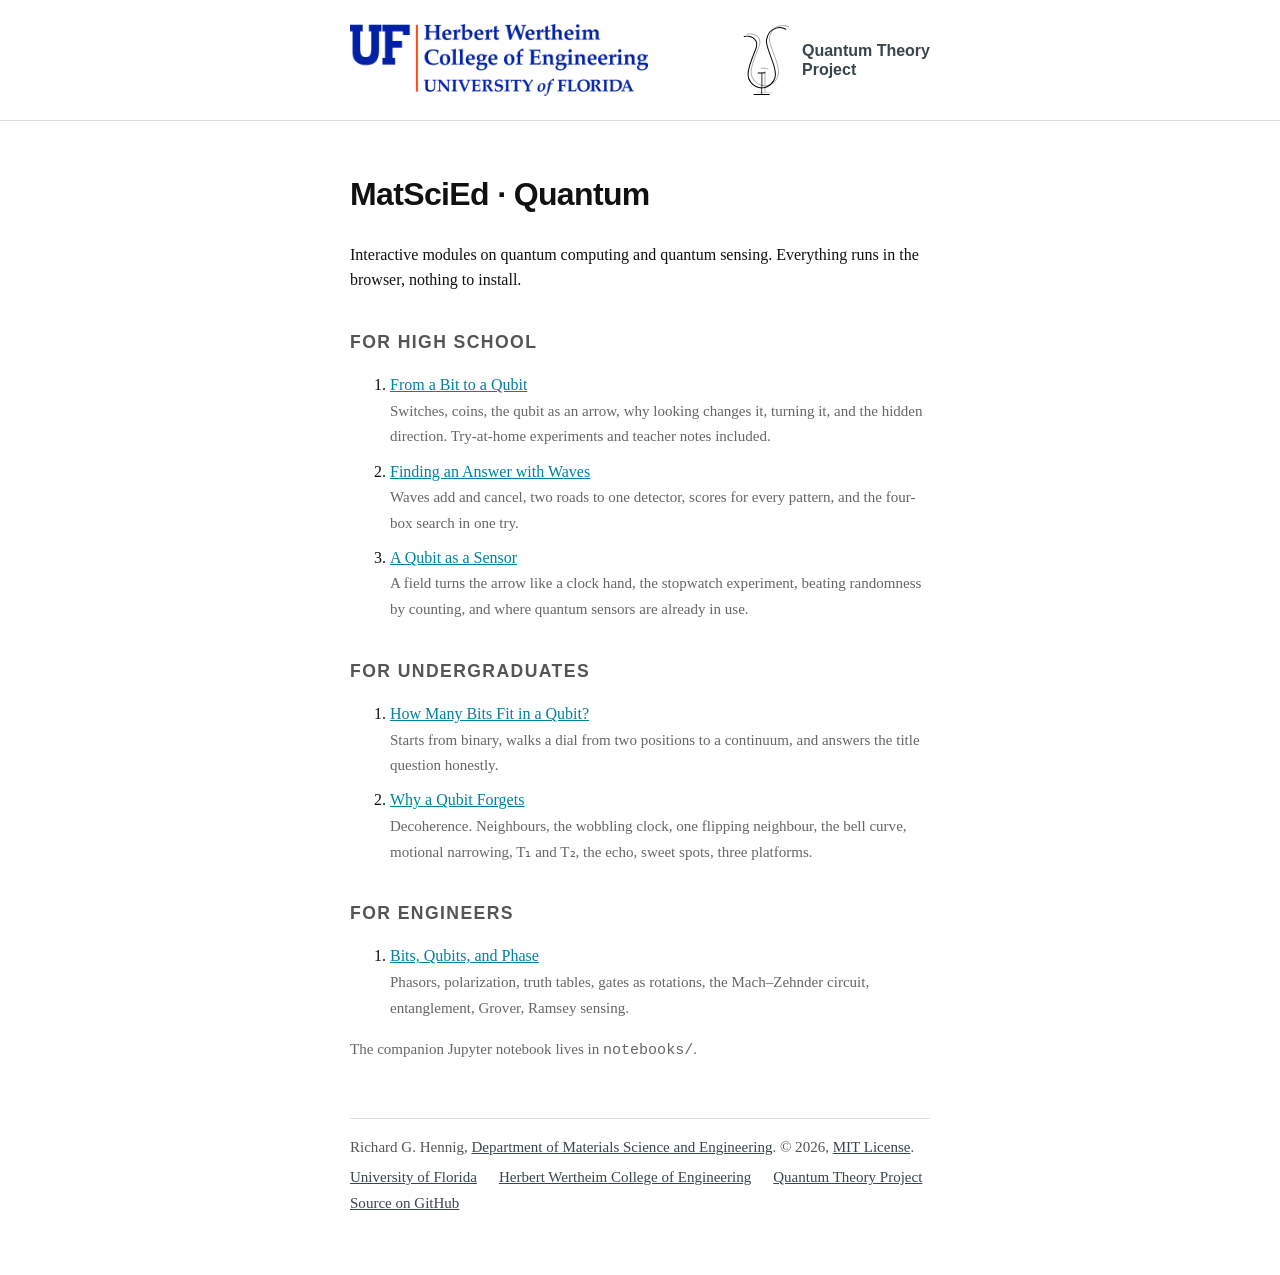
<file: docs/index.html>
<!doctype html>
<html lang="en"><head><meta charset="utf-8"><meta name="viewport" content="width=device-width,initial-scale=1">
<title>MatSciEd Quantum</title>
<style>body{font-family:Georgia,serif;margin:0;line-height:1.6;color:#111;background:#fff}
main,.credit{max-width:580px;margin:48px auto 0;padding:0 20px}
h1,h2{font-family:Helvetica,Arial,sans-serif;letter-spacing:-.02em}h2{font-size:1.1rem;margin-top:2em;text-transform:uppercase;letter-spacing:.08em;color:#555}
a{color:#00819F}li{margin:.6em 0}small{color:#666;font-size:.94rem}
.ufbar{border-bottom:1px solid #ddd;padding:24px 20px}
.ufbar-in{max-width:580px;margin:0 auto;display:flex;align-items:center;justify-content:space-between;gap:24px}
.ufbar a{display:block;color:#38464B;text-decoration:none}
.ufbar .college{flex:0 1 298px;min-width:0}
.ufbar .college img{display:block;width:298px;max-width:100%;height:auto}
.ufbar .qtp{display:flex;align-items:center;gap:12px;flex:none;font-family:Helvetica,Arial,sans-serif;font-weight:600;line-height:1.2}
.ufbar .qtp img{display:block;width:47px;height:72px}
@media (max-width:640px){.ufbar .qtp{display:none}}
.credit{margin-top:56px;padding-bottom:60px;color:#555;font-size:.94rem}
.credit::before{content:"";display:block;border-top:1px solid #ddd;margin-bottom:16px}
.credit p{margin:0 0 6px}
.credit nav{display:flex;flex-wrap:wrap;gap:2px 22px}
.credit a{color:#38464B}</style></head>
<body>
<div class="ufbar">
  <div class="ufbar-in">
    <a class="college" href="https://www.eng.ufl.edu/"><img src="assets/hwcoe-logo.png" width="298" height="72" alt="UF Herbert Wertheim College of Engineering, University of Florida"></a>
    <a class="qtp" href="https://qtp.ufl.edu/"><img src="assets/qtp-logo.svg" width="47" height="72" alt=""><span>Quantum Theory<br>Project</span></a>
  </div>
</div>
<main>
<h1>MatSciEd &middot; Quantum</h1>
<p>Interactive modules on quantum computing and quantum sensing. Everything runs in the browser, nothing to install.</p>
<h2>For high school</h2>
<ol>
<li><a href="HS1_From_a_Bit_to_a_Qubit.html">From a Bit to a Qubit</a><br><small>Switches, coins, the qubit as an arrow, why looking changes it, turning it, and the hidden direction. Try-at-home experiments and teacher notes included.</small></li>
<li><a href="HS2_Finding_an_Answer_with_Waves.html">Finding an Answer with Waves</a><br><small>Waves add and cancel, two roads to one detector, scores for every pattern, and the four-box search in one try.</small></li>
<li><a href="HS3_A_Qubit_as_a_Sensor.html">A Qubit as a Sensor</a><br><small>A field turns the arrow like a clock hand, the stopwatch experiment, beating randomness by counting, and where quantum sensors are already in use.</small></li>
</ol>
<h2>For undergraduates</h2>
<ol>
<li><a href="How_Many_Bits_Fit_in_a_Qubit.html">How Many Bits Fit in a Qubit?</a><br><small>Starts from binary, walks a dial from two positions to a continuum, and answers the title question honestly.</small></li>
<li><a href="Why_a_Qubit_Forgets.html">Why a Qubit Forgets</a><br><small>Decoherence. Neighbours, the wobbling clock, one flipping neighbour, the bell curve, motional narrowing, T&#8321; and T&#8322;, the echo, sweet spots, three platforms.</small></li>
</ol>
<h2>For engineers</h2>
<ol>
<li><a href="Bits_Qubits_and_Phase.html">Bits, Qubits, and Phase</a><br><small>Phasors, polarization, truth tables, gates as rotations, the Mach&ndash;Zehnder circuit, entanglement, Grover, Ramsey sensing.</small></li>
</ol>
<p><small>The companion Jupyter notebook lives in <code>notebooks/</code>.</small></p>
</main>
<footer class="credit">
  <p>Richard G. Hennig, <a href="https://mse.ufl.edu/">Department of Materials Science and Engineering</a>. &copy; 2026, <a href="https://github.com/MatSciEd/Quantum/blob/main/LICENSE">MIT License</a>.</p>
  <nav aria-label="Affiliations and source">
    <a href="https://www.ufl.edu/">University of Florida</a>
    <a href="https://www.eng.ufl.edu/">Herbert Wertheim College of Engineering</a>
    <a href="https://qtp.ufl.edu/">Quantum Theory Project</a>
    <a href="https://github.com/MatSciEd/Quantum">Source on GitHub</a>
  </nav>
</footer>
</body></html>
</file>
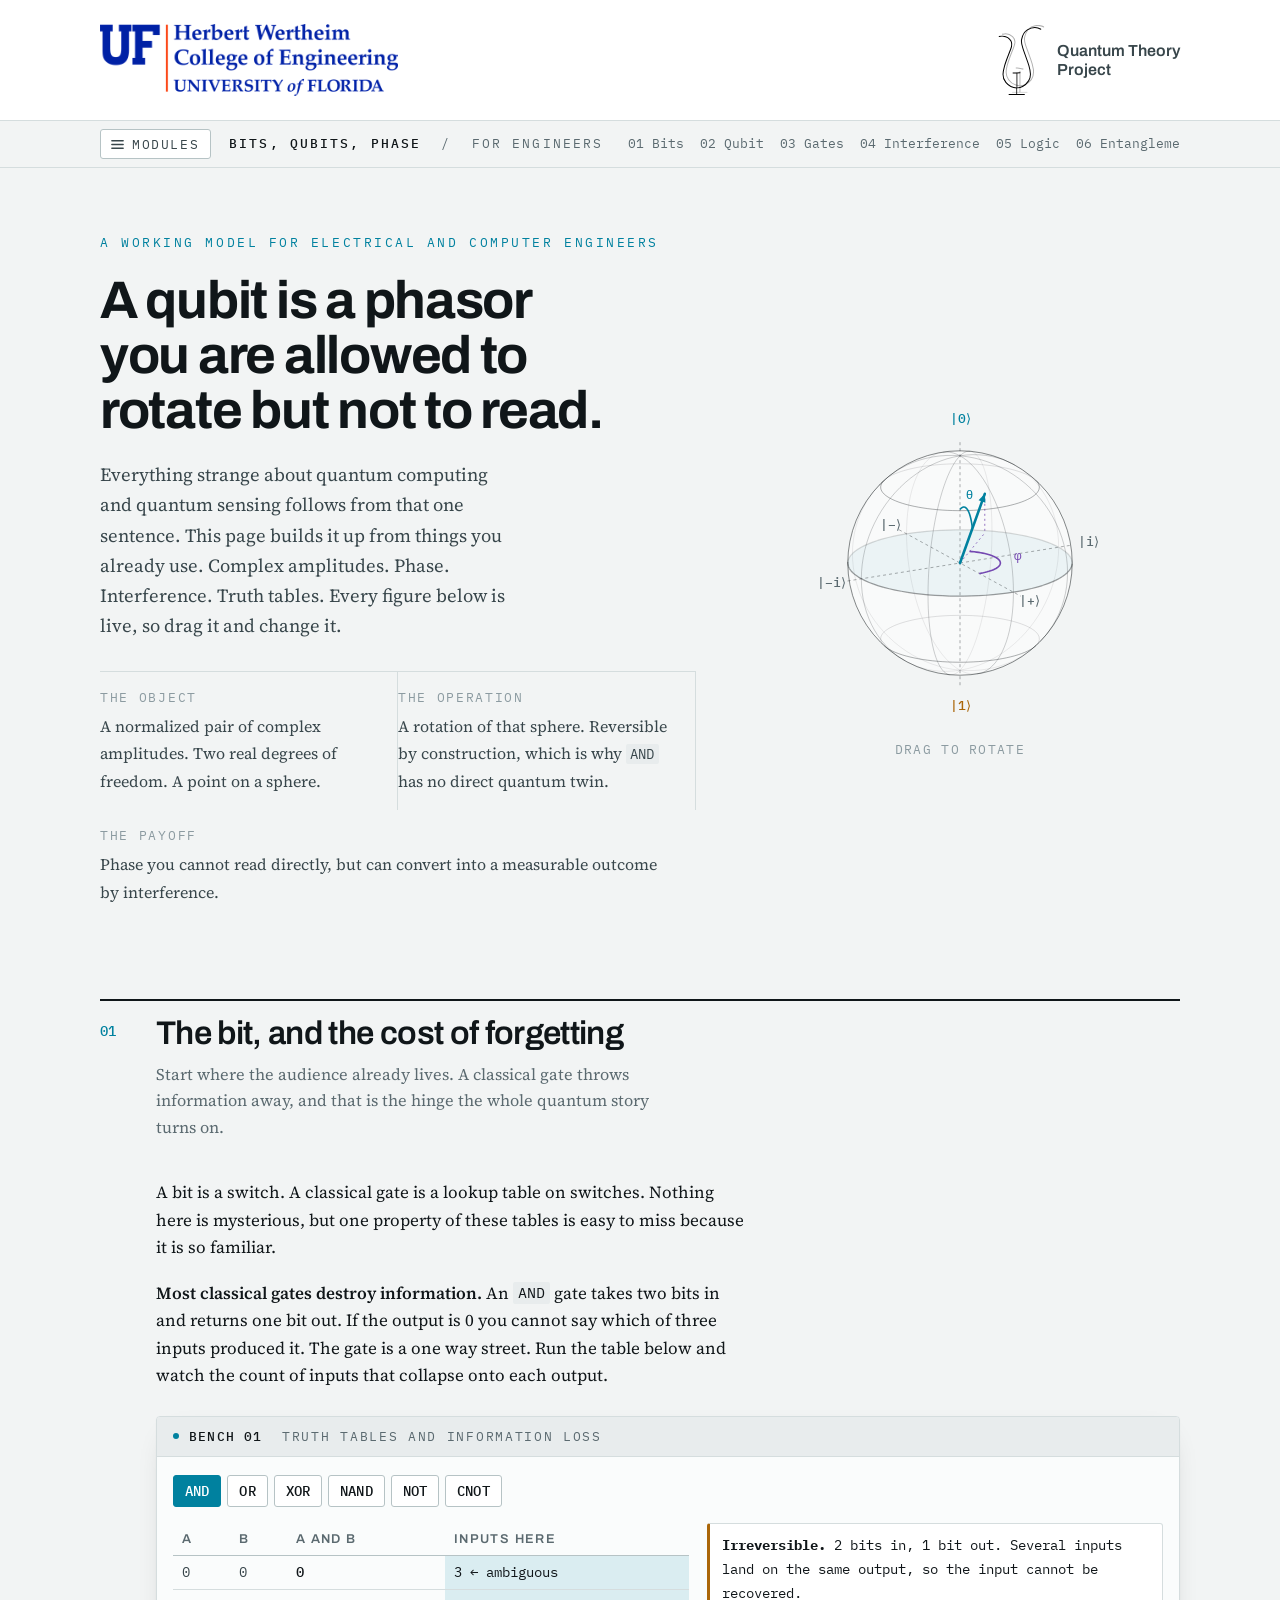
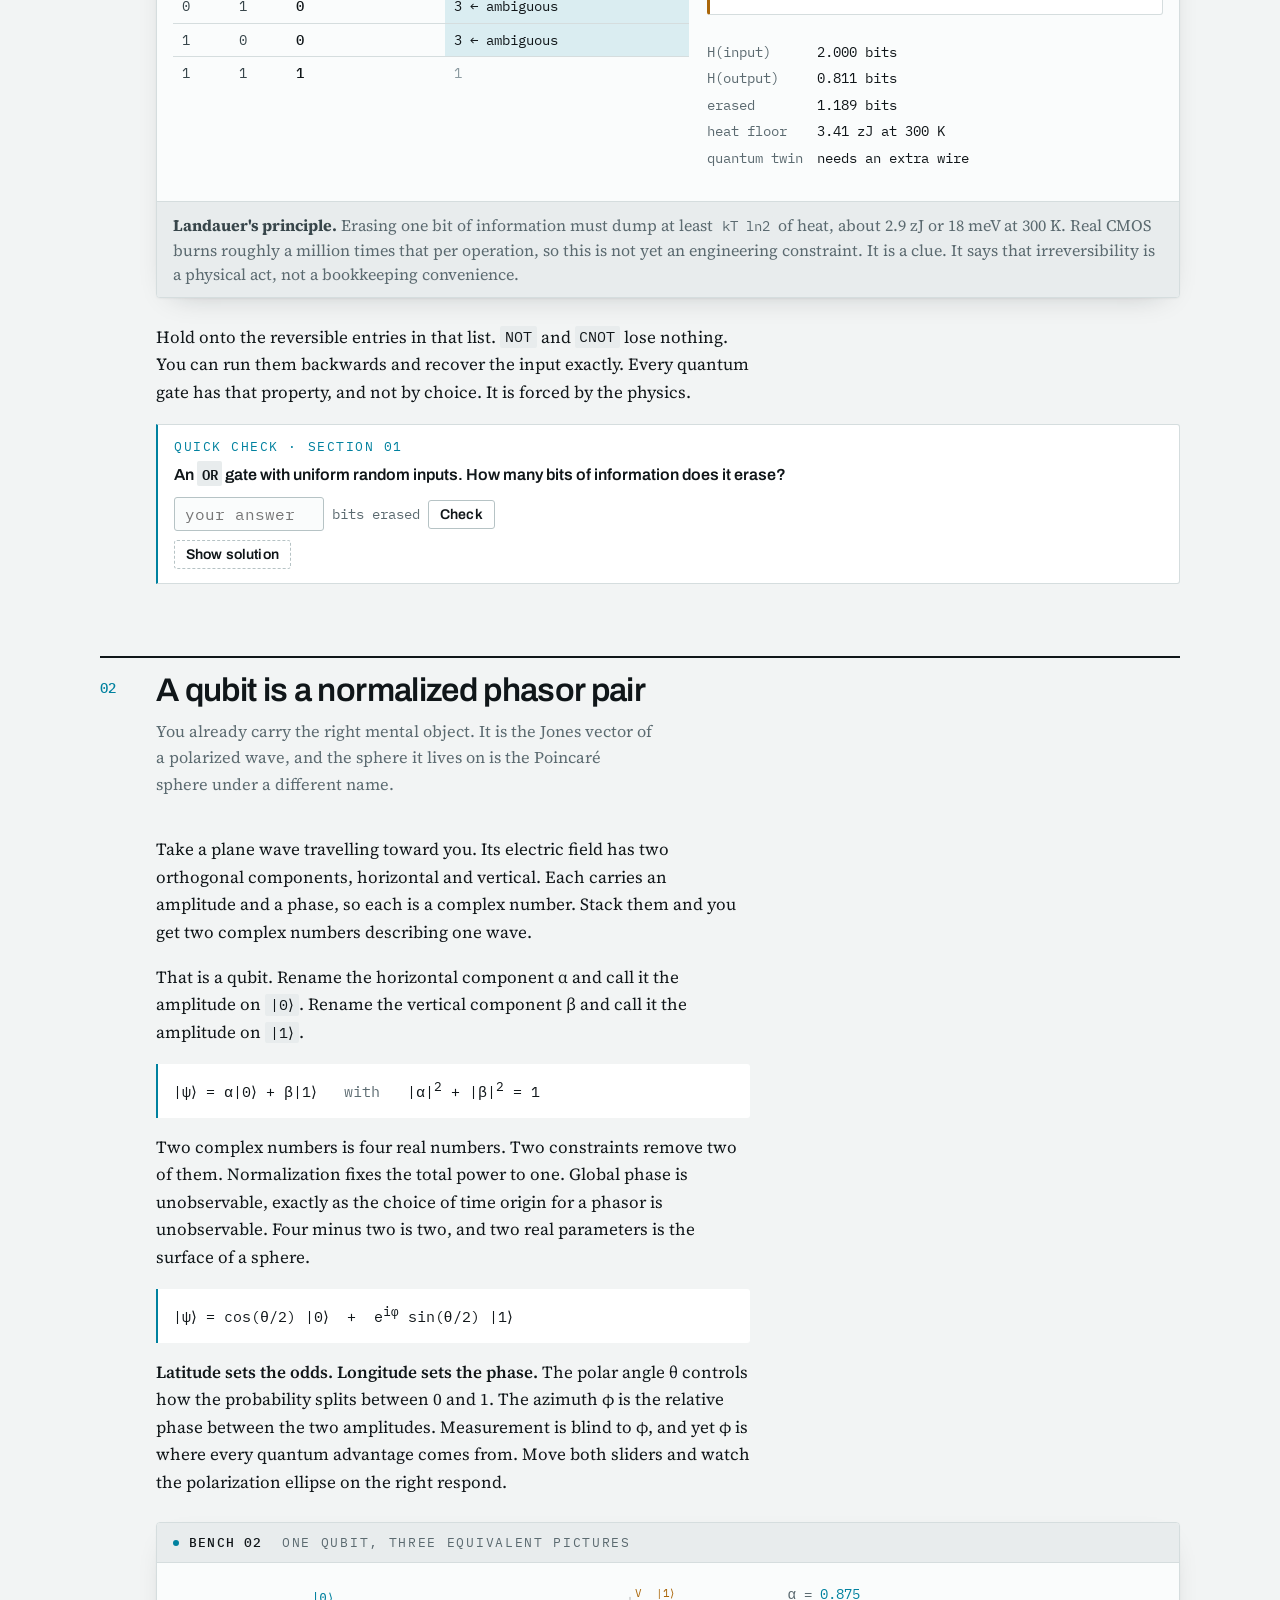
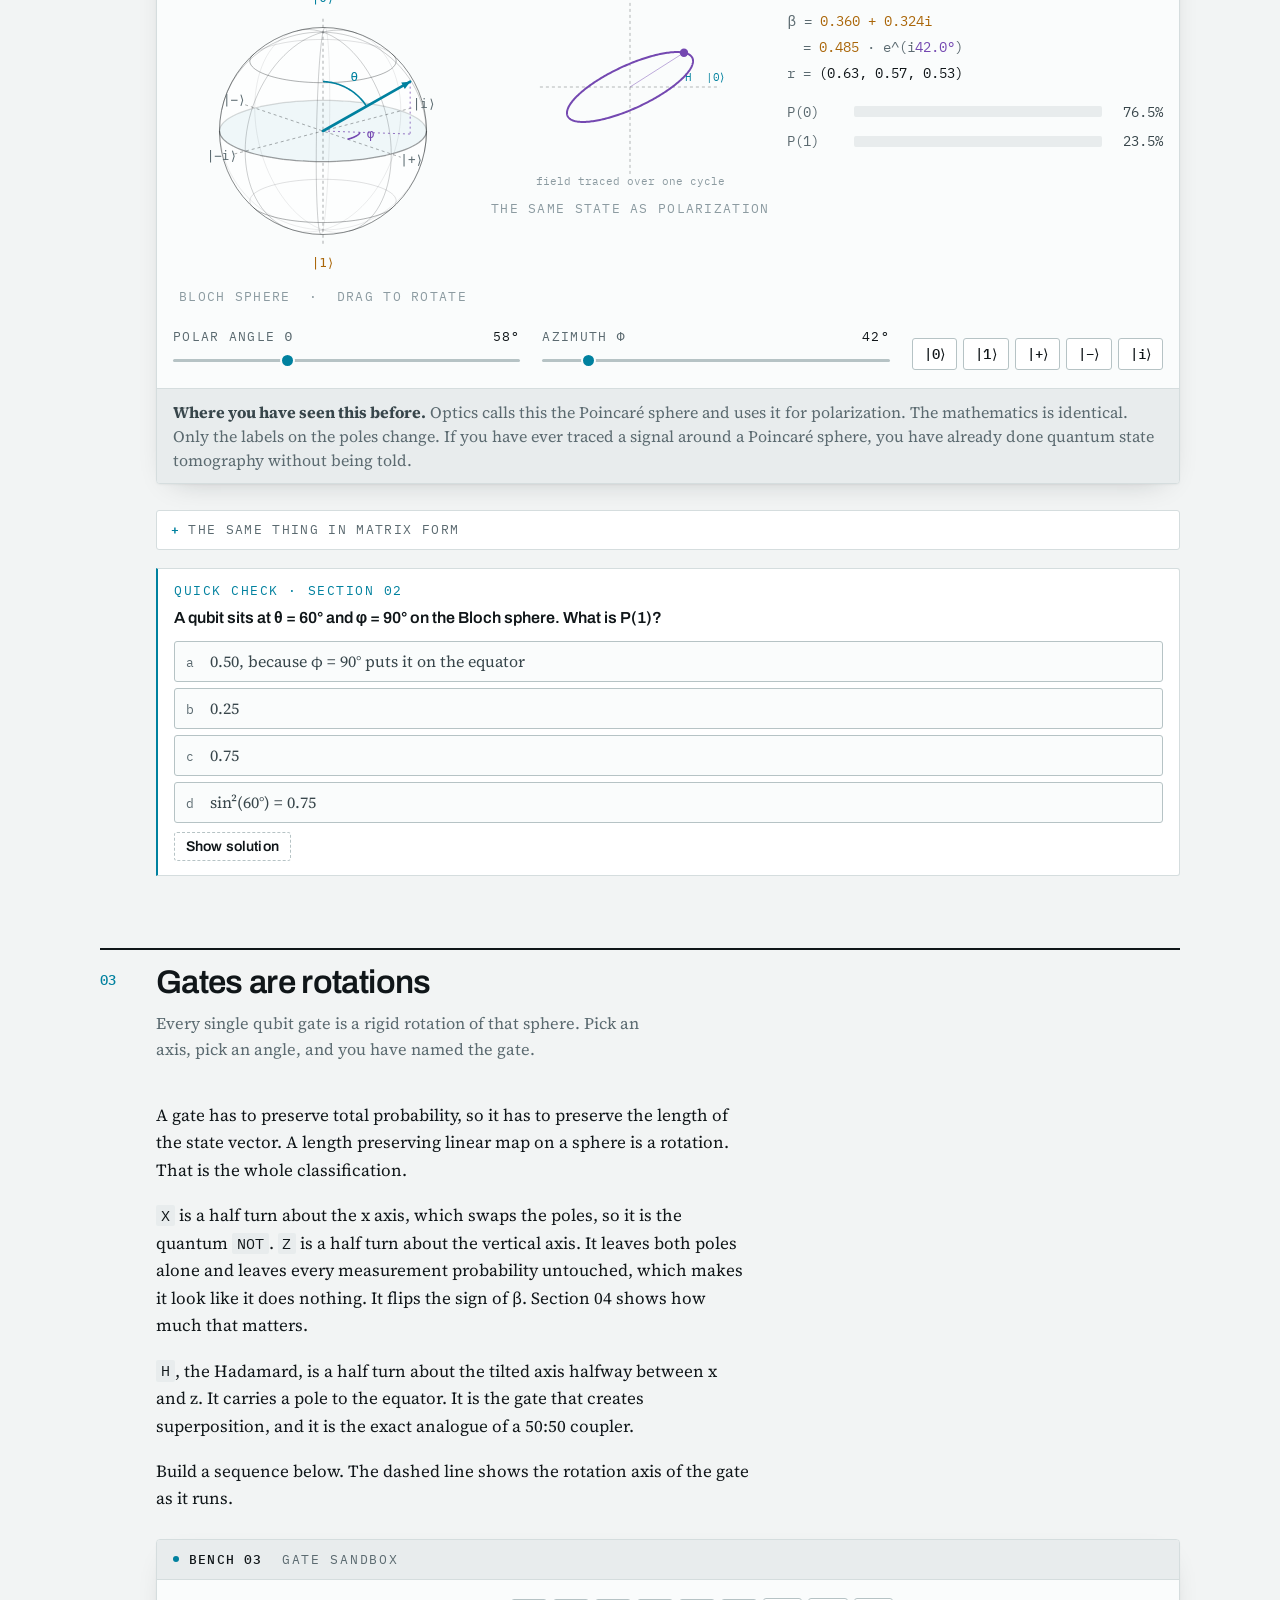
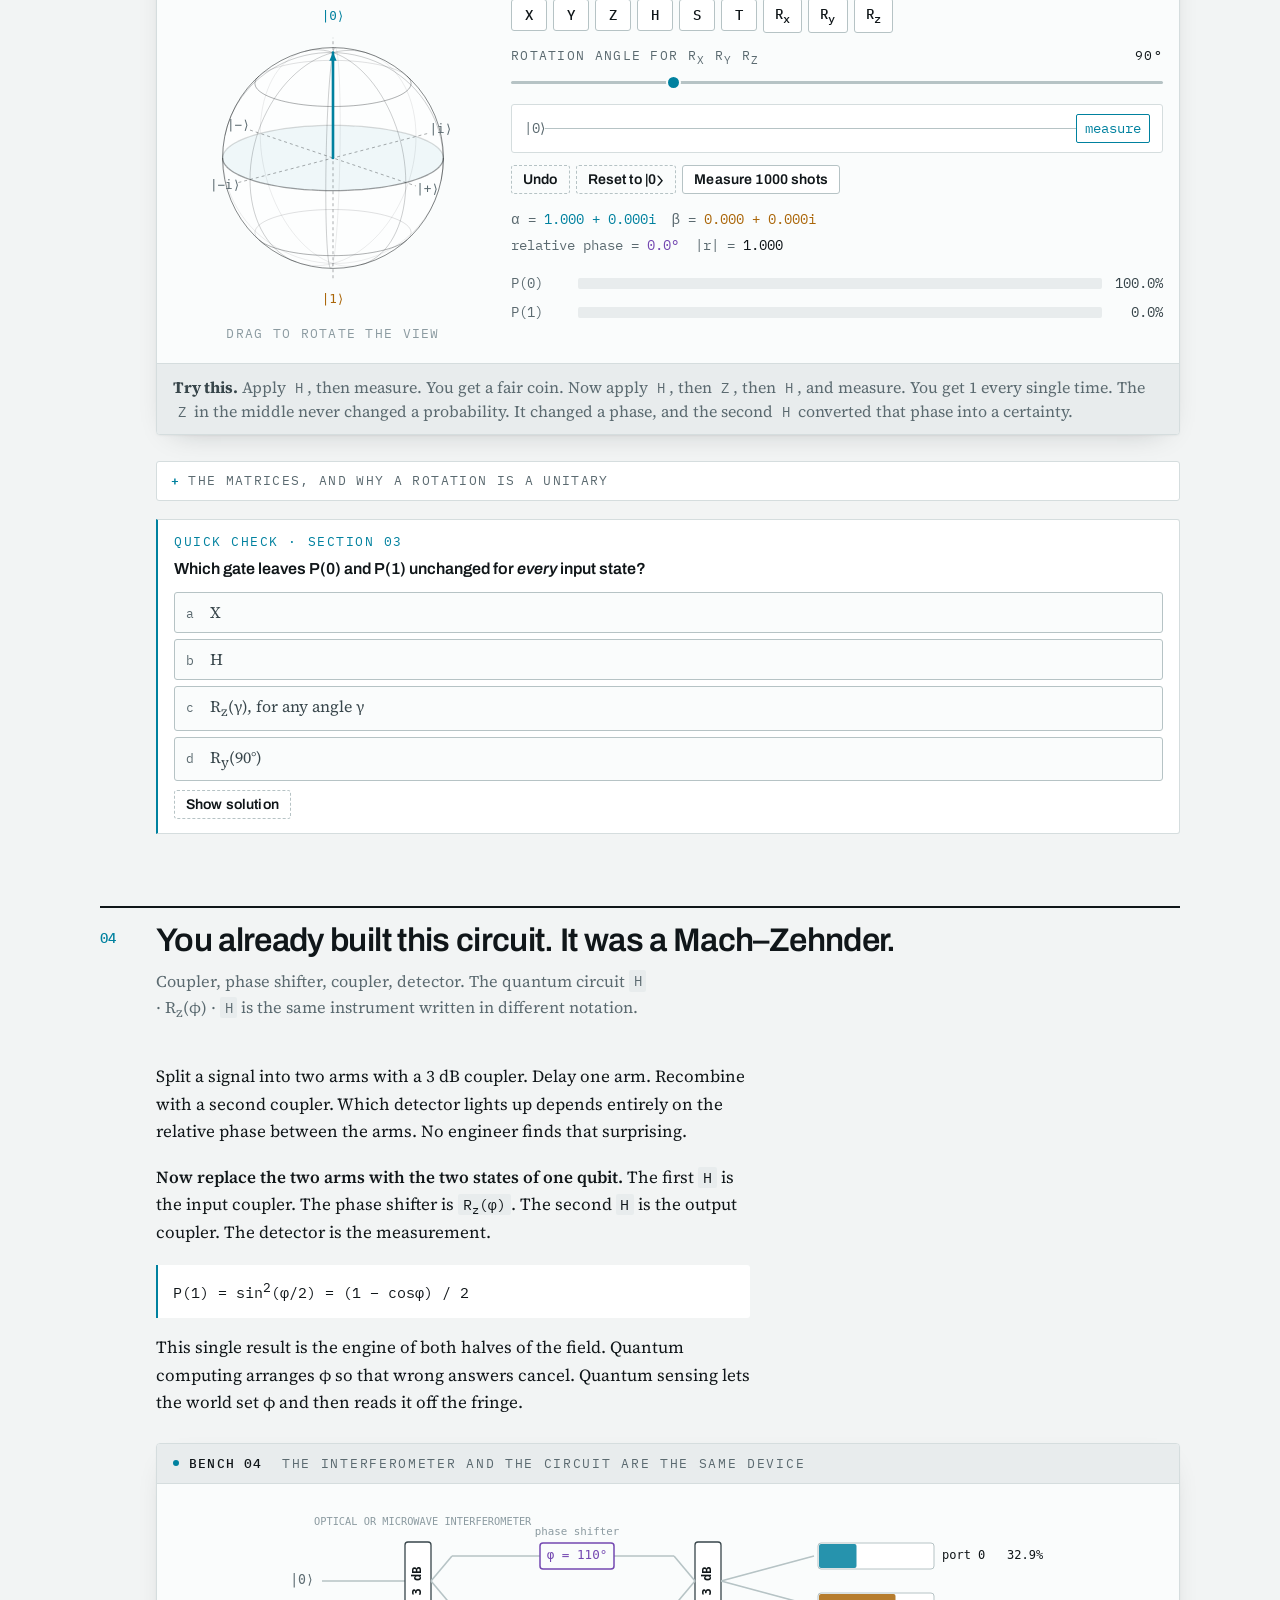
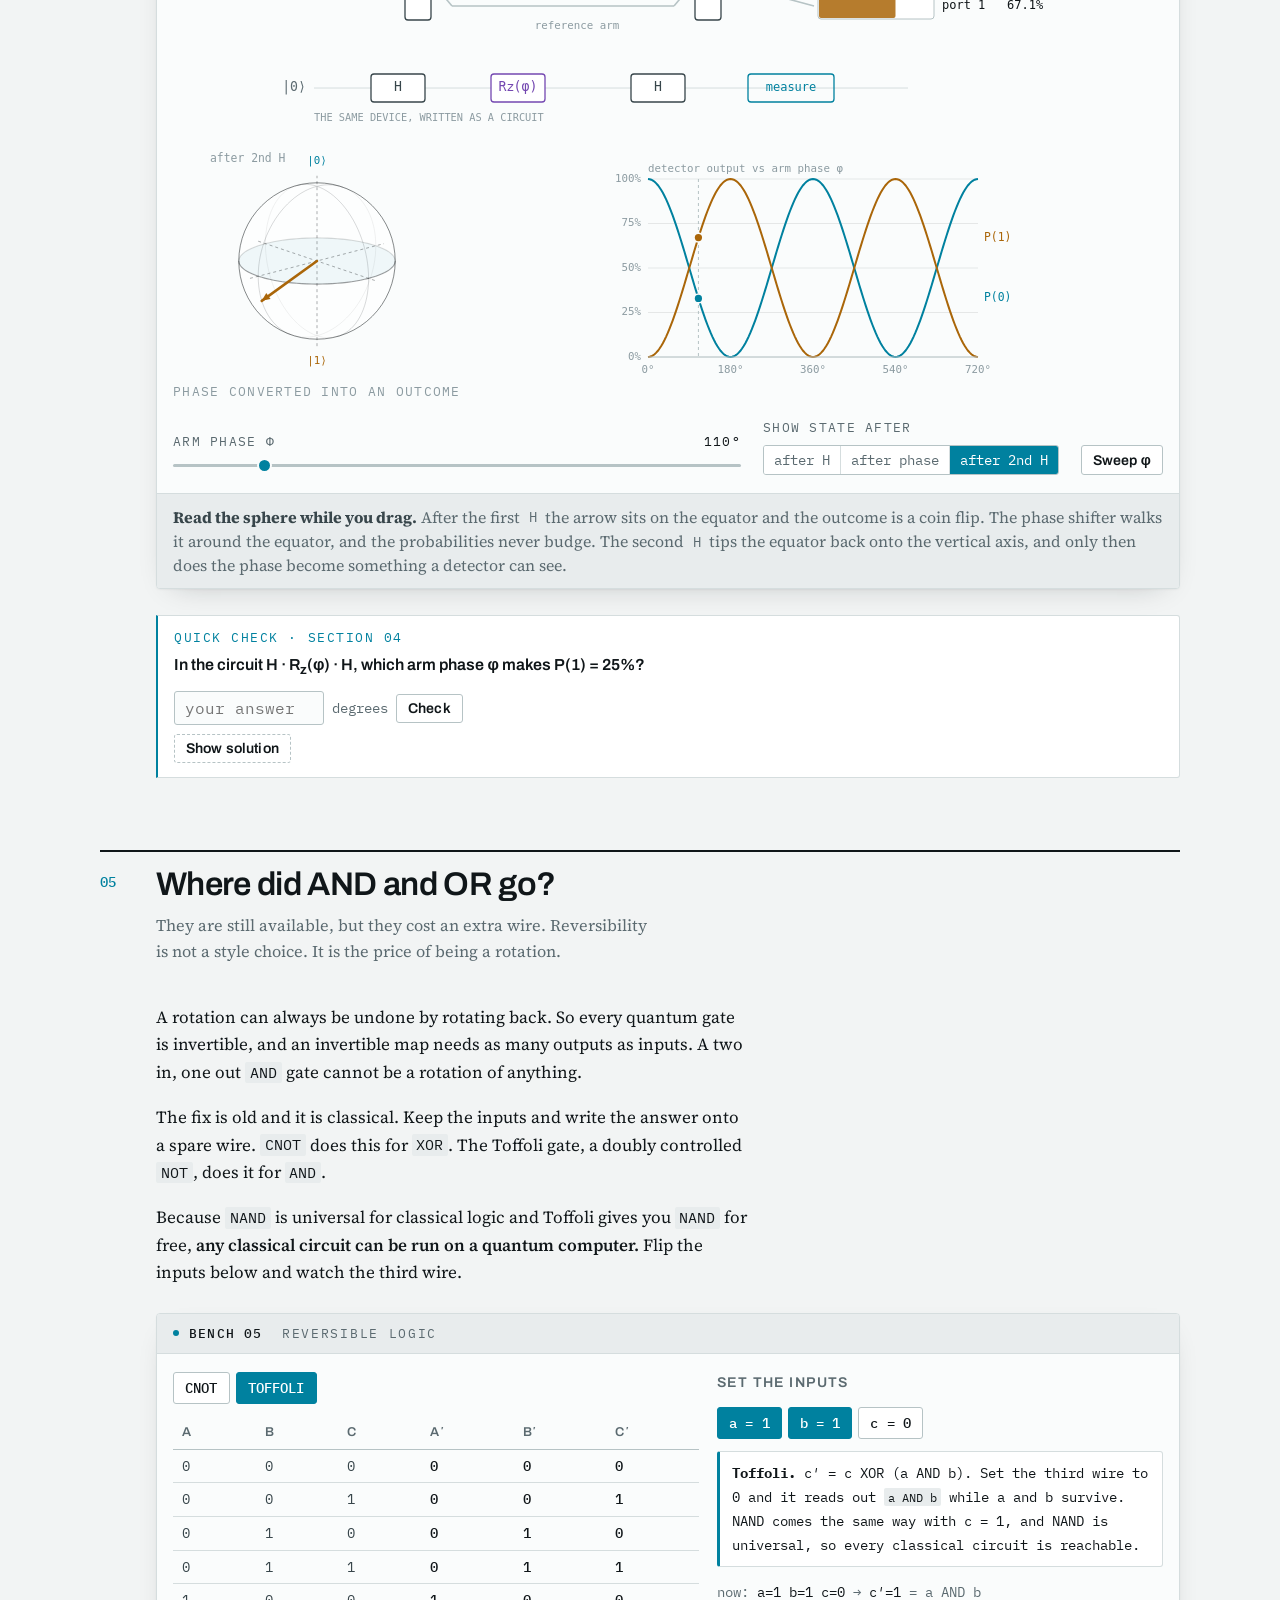
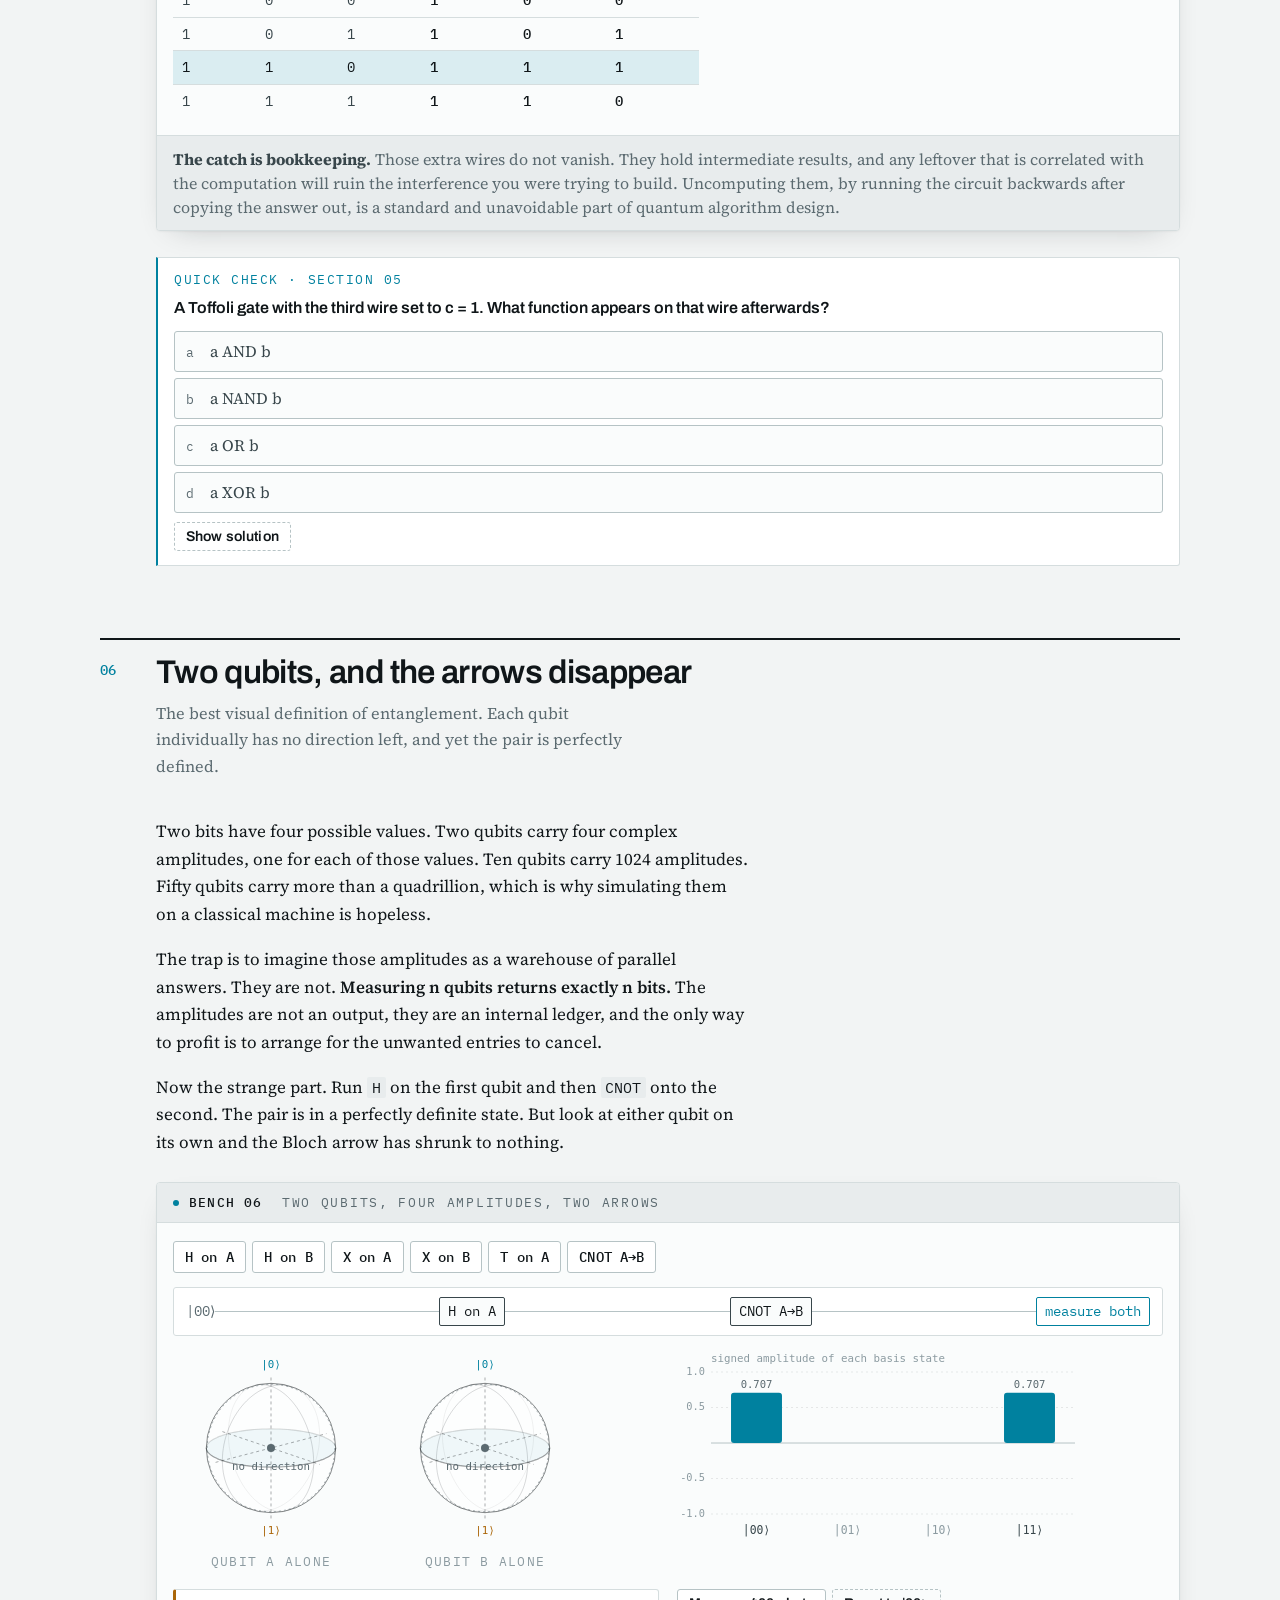
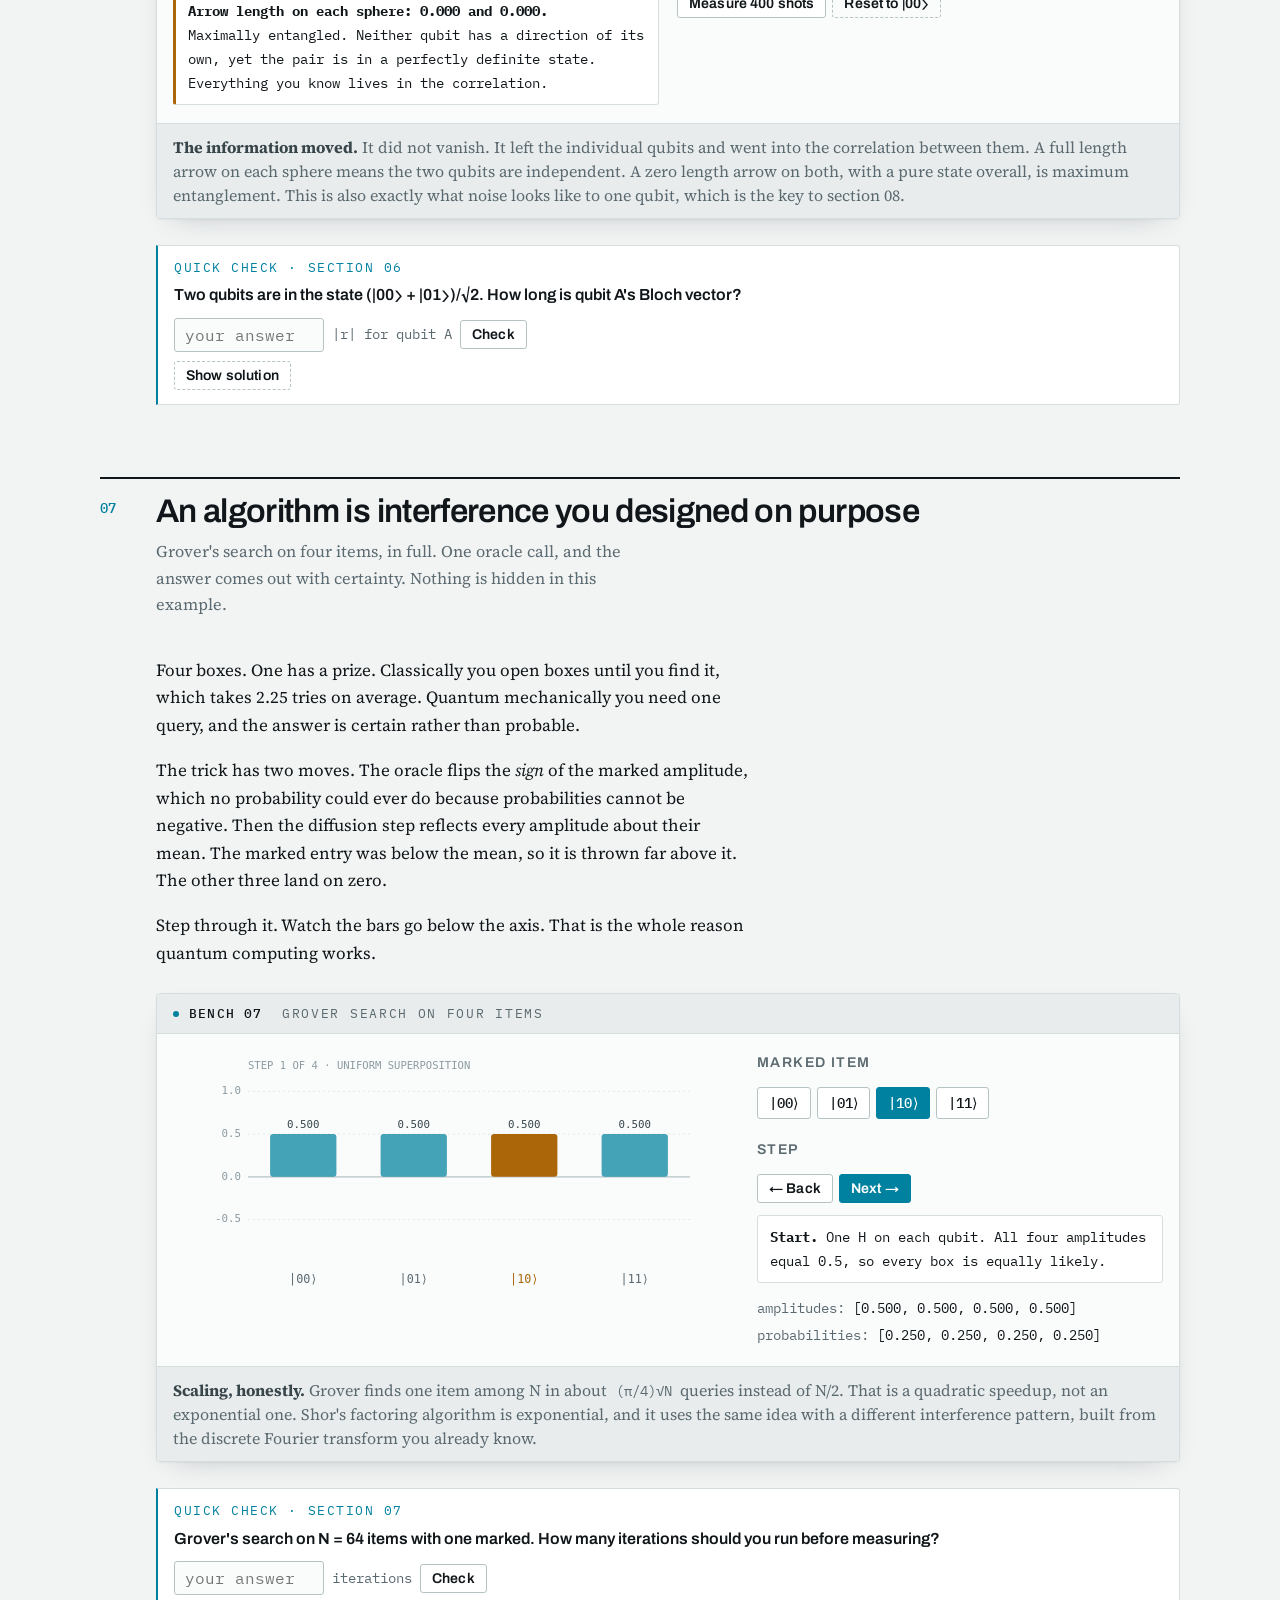
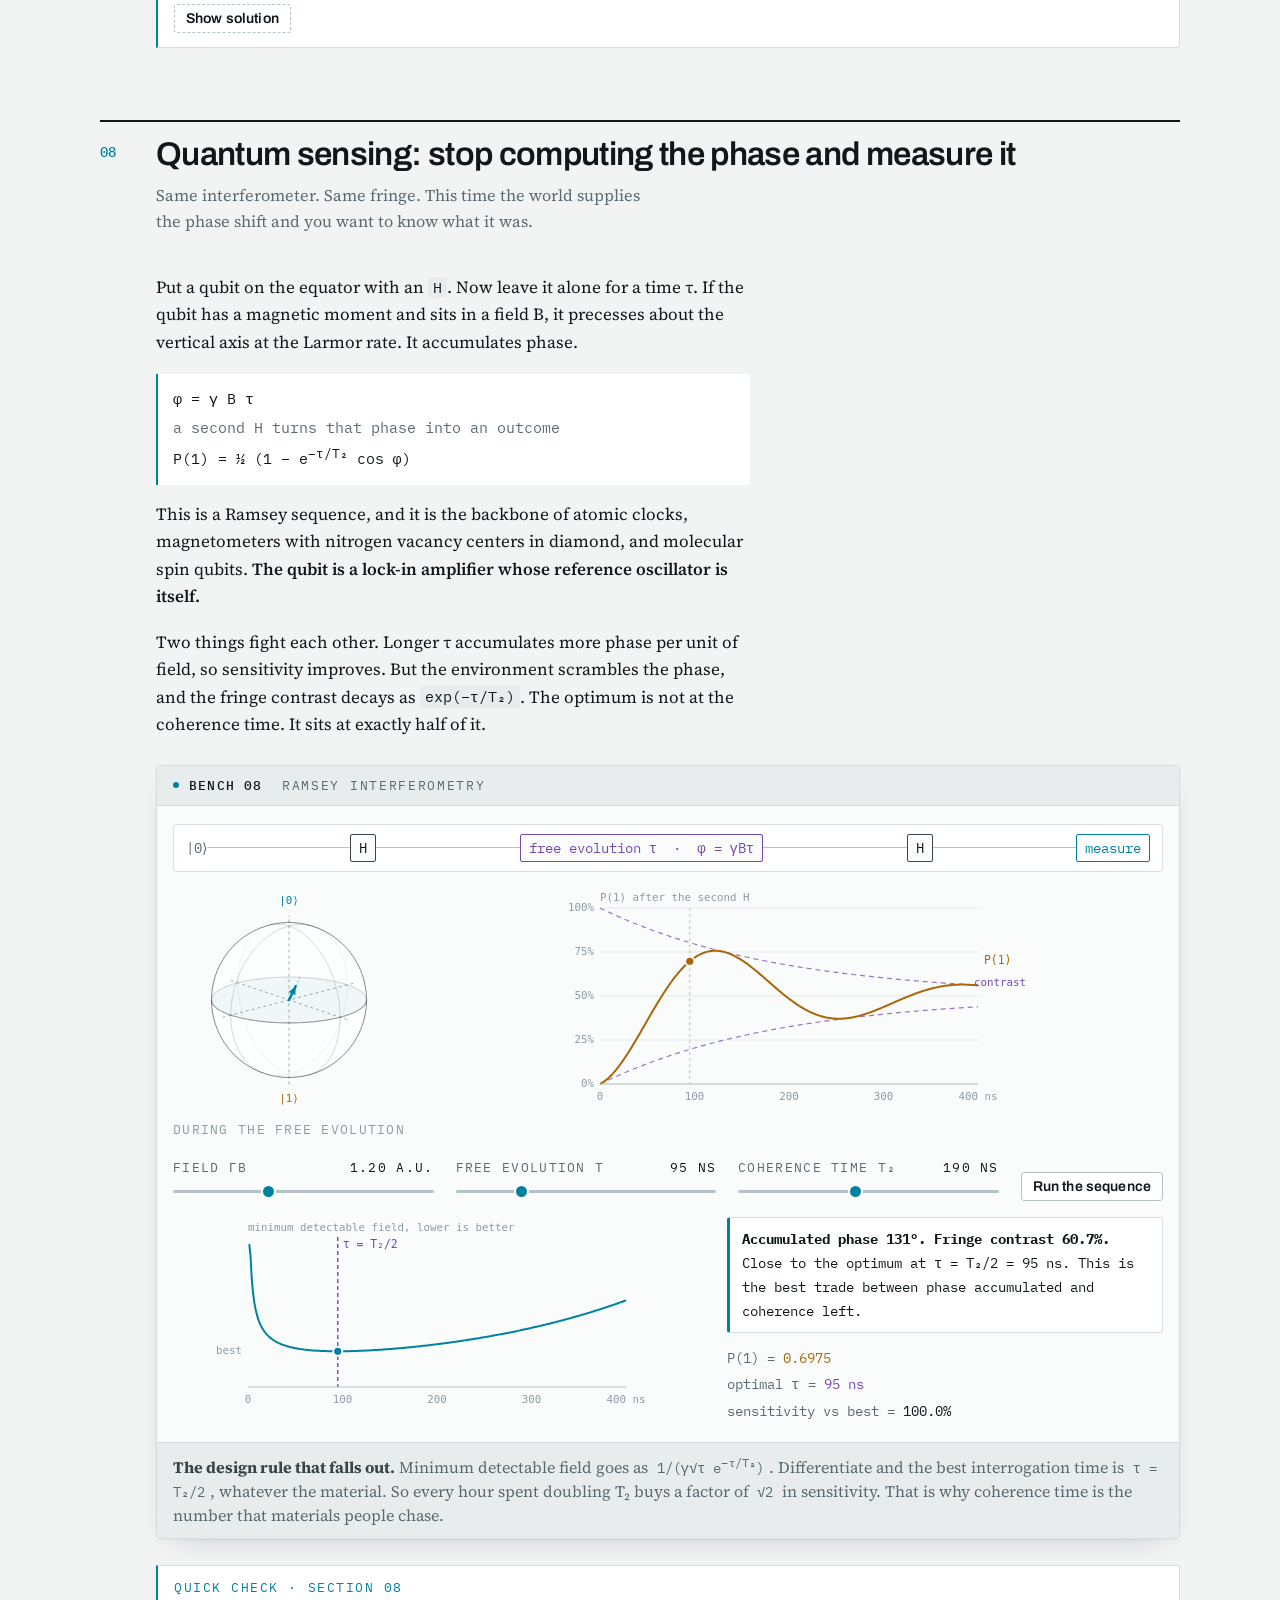
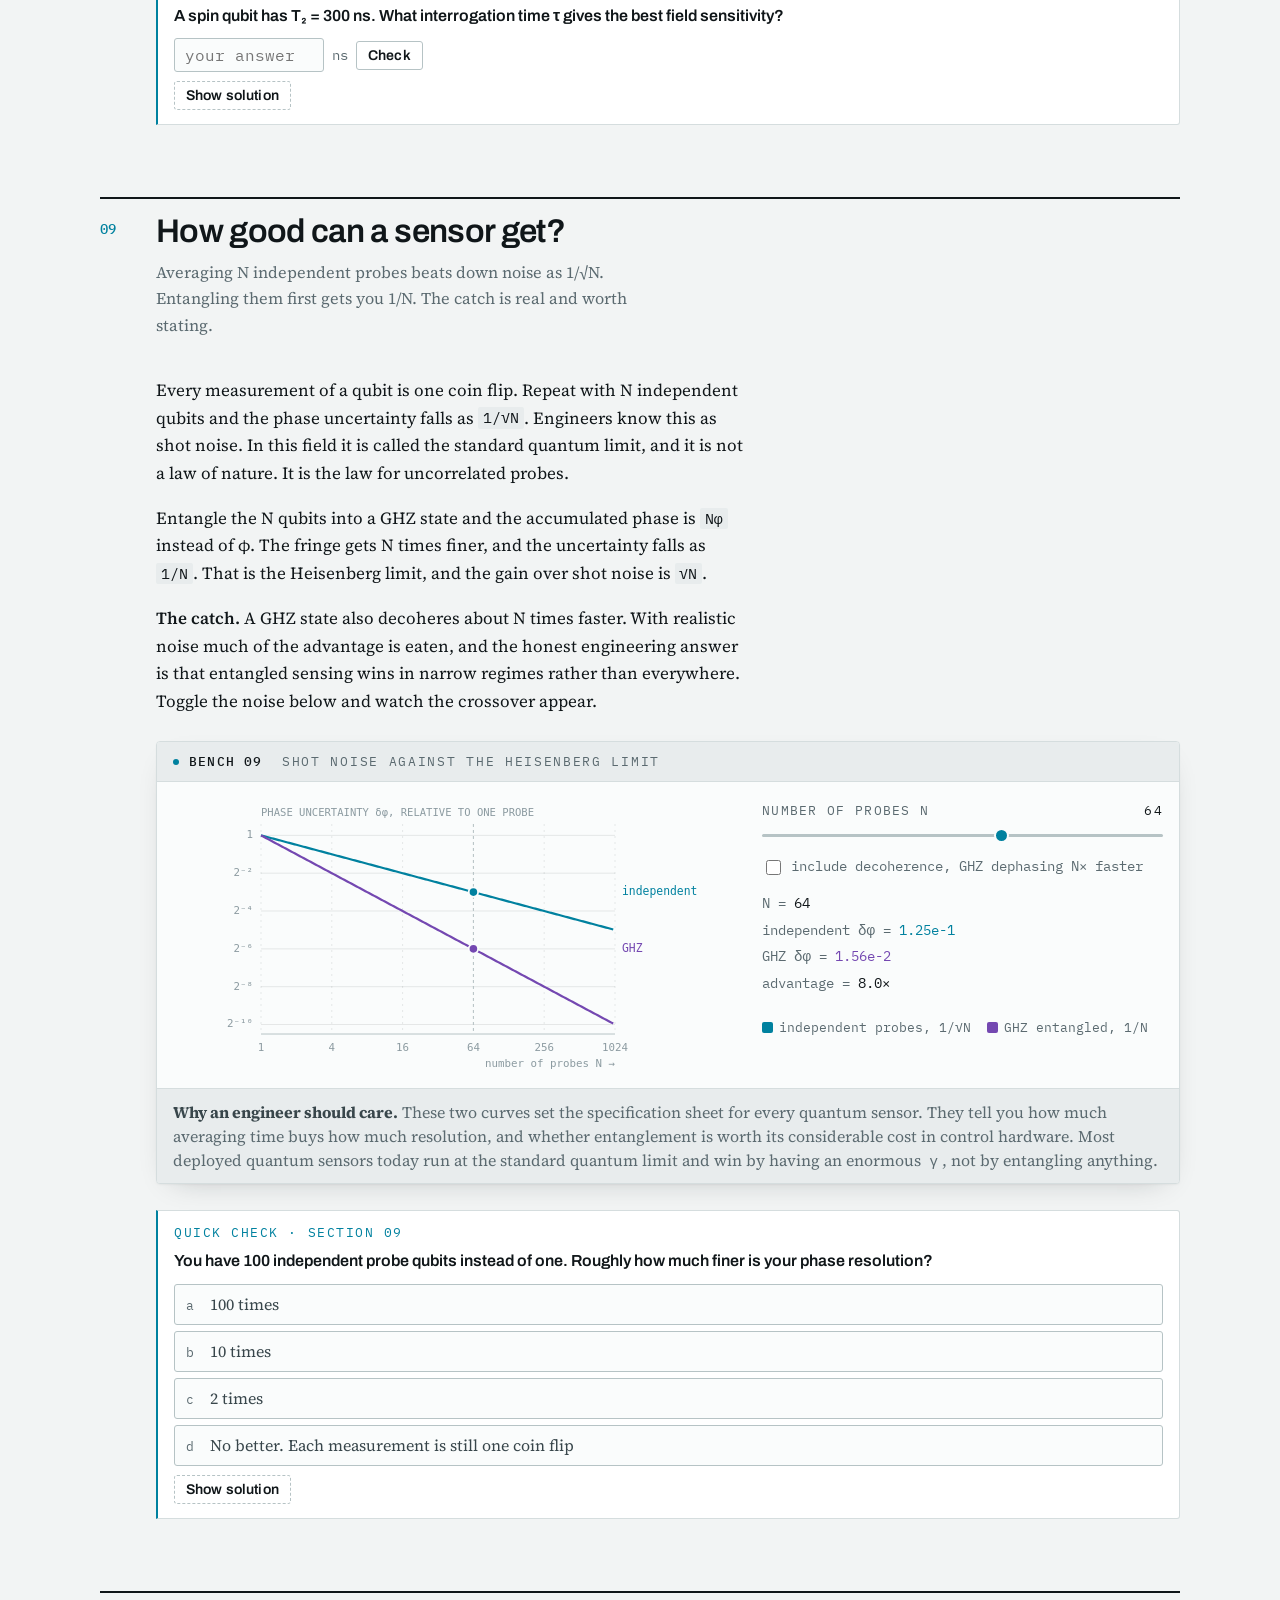
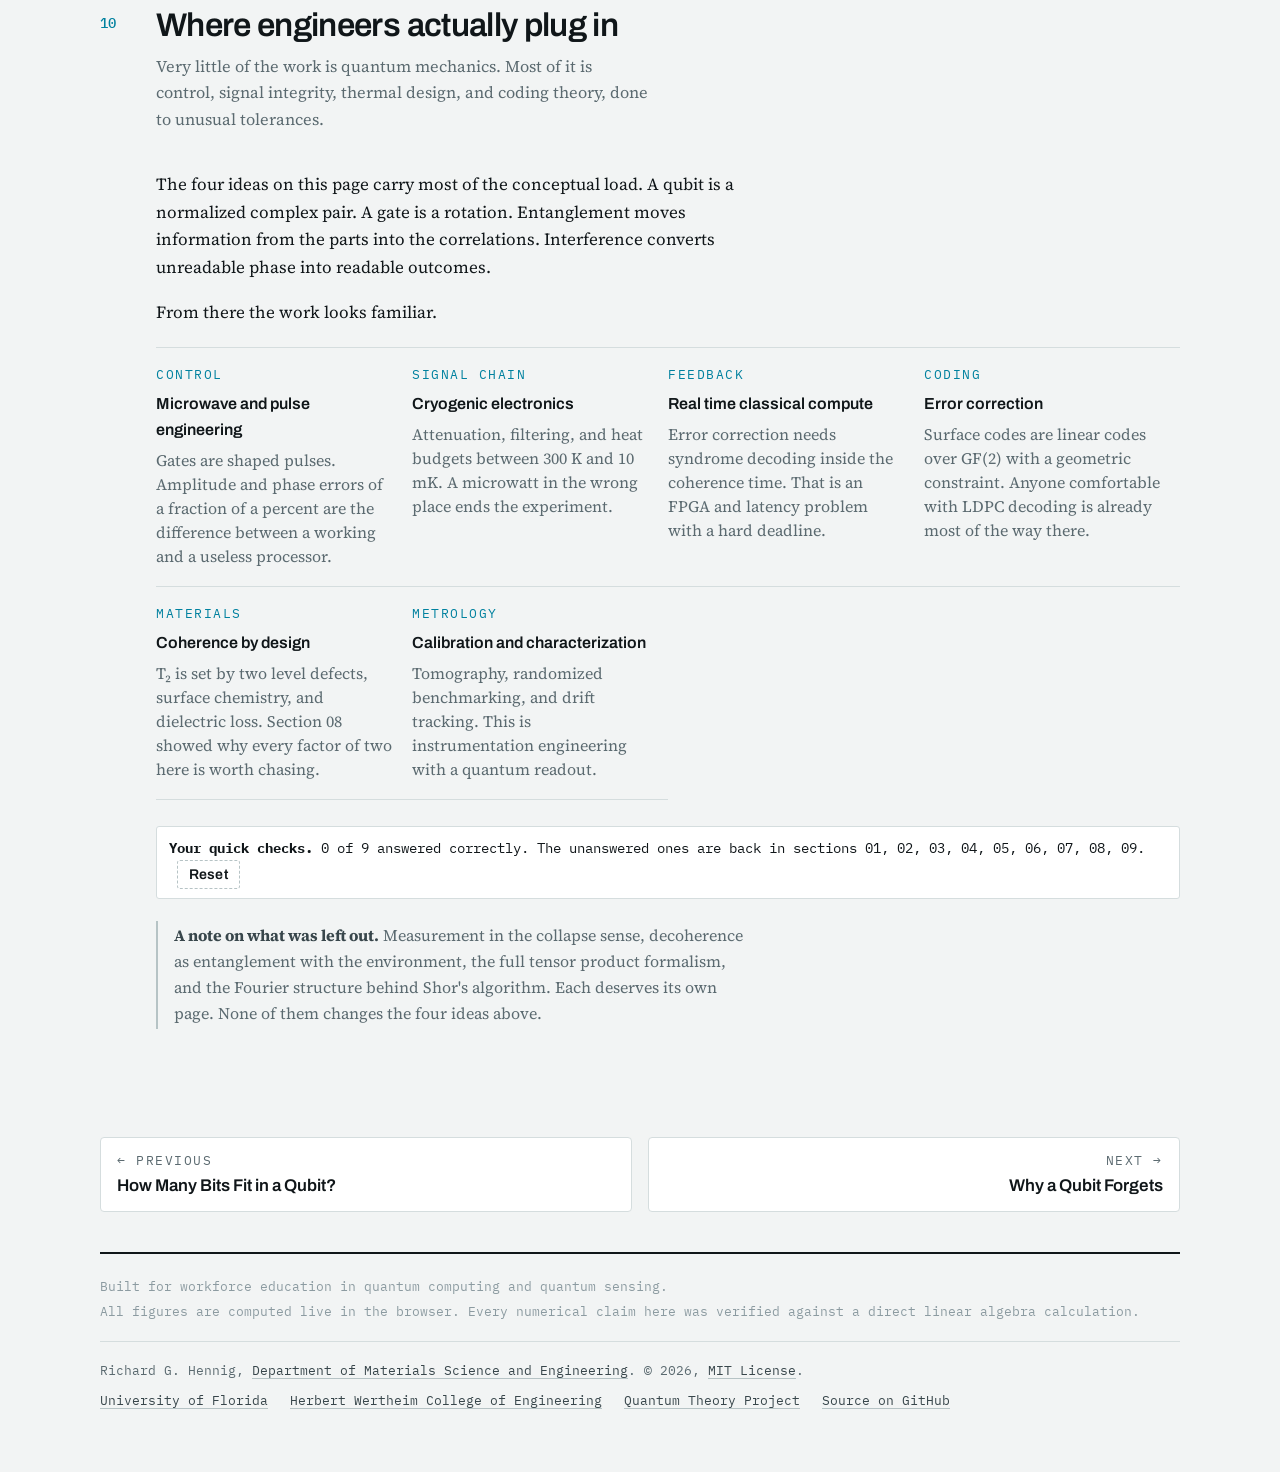
<file: docs/Bits_Qubits_and_Phase.html>
<!doctype html>
<html lang="en">
<head>
<meta charset="utf-8">
<meta name="viewport" content="width=device-width,initial-scale=1">
<meta name="description" content="An interactive module that builds quantum computing and quantum sensing from phasors, polarization, and truth tables, for electrical and computer engineers.">
<style>:root{color-scheme:light dark}body{margin:0}img{max-width:100%}[hidden]{display:none!important}</style>
</head>
<body>
<title>Bits, Qubits, and Phase</title>
<link rel="preconnect" href="https://fonts.googleapis.com">
<link rel="preconnect" href="https://fonts.gstatic.com" crossorigin>
<link rel="stylesheet" href="https://fonts.googleapis.com/css2?family=Archivo:wght@500;600;700&family=IBM+Plex+Mono:wght@400;500;600&family=Source+Serif+4:opsz,wght@8..60,400;8..60,600&display=swap">
<link rel="stylesheet" href="assets/quantum.css">
<div class="ufbar">
  <div class="ufbar-in">
    <a class="college" href="https://www.eng.ufl.edu/">
      <img class="logo-light" src="assets/hwcoe-logo.png" width="298" height="72" alt="UF Herbert Wertheim College of Engineering, University of Florida">
      <img class="logo-dark" src="assets/hwcoe-logo-white.png" width="298" height="72" alt="UF Herbert Wertheim College of Engineering, University of Florida">
    </a>
    <a class="qtp" href="https://qtp.ufl.edu/">
      <img src="assets/qtp-logo.svg" width="47" height="72" alt="">
      <span>Quantum Theory<br>Project</span>
    </a>
  </div>
</div>

<div class="top">
  <div class="topin">
    <button class="qnav-btn" type="button" aria-expanded="false" aria-controls="qnav-panel" aria-label="All modules"><svg viewBox="0 0 16 16" aria-hidden="true"><path d="M2 4h12M2 8h12M2 12h12"/></svg><span>Modules</span></button>
    <div class="qnav-panel" id="qnav-panel" hidden></div>
    <div class="brand"><b>Bits, Qubits, Phase</b> &nbsp;/&nbsp; for engineers</div>
    <nav class="tocbar" id="toc" aria-label="Sections"></nav>
  </div>
</div>

<div class="wrap">

<!-- ============ HERO ============ -->
<header class="hero">
  <div>
    <div class="kicker">A working model for electrical and computer engineers</div>
    <h1>A qubit is a phasor you are allowed to rotate but not to read.</h1>
    <p class="stand">Everything strange about quantum computing and quantum sensing follows from that one sentence. This page builds it up from things you already use. Complex amplitudes. Phase. Interference. Truth tables. Every figure below is live, so drag it and change it.</p>
    <div class="claims">
      <div class="claim"><span class="n">THE OBJECT</span><span class="t">A normalized pair of complex amplitudes. Two real degrees of freedom. A point on a sphere.</span></div>
      <div class="claim"><span class="n">THE OPERATION</span><span class="t">A rotation of that sphere. Reversible by construction, which is why <span class="inl">AND</span> has no direct quantum twin.</span></div>
      <div class="claim"><span class="n">THE PAYOFF</span><span class="t">Phase you cannot read directly, but can convert into a measurable outcome by interference.</span></div>
    </div>
  </div>
  <div class="herofig">
    <div class="cvwrap">
      <canvas id="heroSphere" width="340" height="340" aria-label="A rotating Bloch sphere showing a qubit state vector"></canvas>
      <div class="herohint">drag to rotate</div>
    </div>
  </div>
</header>

<!-- ============ 1 ============ -->
<section id="s1" data-title="01 Bits">
  <div class="shead">
    <div class="snum">01</div>
    <div>
      <h2>The bit, and the cost of forgetting</h2>
      <p class="sdek">Start where the audience already lives. A classical gate throws information away, and that is the hinge the whole quantum story turns on.</p>
    </div>
  </div>
  <div class="body"><div></div><div class="col">
    <div class="prose">
      <p>A bit is a switch. A classical gate is a lookup table on switches. Nothing here is mysterious, but one property of these tables is easy to miss because it is so familiar.</p>
      <p><strong>Most classical gates destroy information.</strong> An <span class="inl">AND</span> gate takes two bits in and returns one bit out. If the output is 0 you cannot say which of three inputs produced it. The gate is a one way street. Run the table below and watch the count of inputs that collapse onto each output.</p>
    </div>

    <div class="bench">
      <div class="blab"><span class="dot"></span><b>Bench 01</b> &nbsp;Truth tables and information loss</div>
      <div class="bbody">
        <div class="btnrow" id="clgates" role="group" aria-label="Choose a classical gate"></div>
        <div class="row" style="margin-top:16px">
          <div class="grow" style="flex:1 1 320px">
            <div class="tblscroll"><table class="tbl" id="cltbl"></table></div>
          </div>
          <div class="grow stack" style="flex:1 1 260px">
            <div class="verdict" id="clverdict"></div>
            <dl class="kv" id="clkv"></dl>
          </div>
        </div>
      </div>
      <div class="bfoot"><b>Landauer's principle.</b> Erasing one bit of information must dump at least <span class="inl">kT ln2</span> of heat, about 2.9 zJ or 18 meV at 300 K. Real CMOS burns roughly a million times that per operation, so this is not yet an engineering constraint. It is a clue. It says that irreversibility is a physical act, not a bookkeeping convenience.</div>
    </div>

    <div class="prose">
      <p>Hold onto the reversible entries in that list. <span class="inl">NOT</span> and <span class="inl">CNOT</span> lose nothing. You can run them backwards and recover the input exactly. Every quantum gate has that property, and not by choice. It is forced by the physics.</p>
    </div>
    <div class="quiz" data-q="q1"></div>
  </div></div>
</section>

<!-- ============ 2 ============ -->
<section id="s2" data-title="02 Qubit">
  <div class="shead">
    <div class="snum">02</div>
    <div>
      <h2>A qubit is a normalized phasor pair</h2>
      <p class="sdek">You already carry the right mental object. It is the Jones vector of a polarized wave, and the sphere it lives on is the Poincar&eacute; sphere under a different name.</p>
    </div>
  </div>
  <div class="body"><div></div><div class="col">
    <div class="prose">
      <p>Take a plane wave travelling toward you. Its electric field has two orthogonal components, horizontal and vertical. Each carries an amplitude and a phase, so each is a complex number. Stack them and you get two complex numbers describing one wave.</p>
      <p>That is a qubit. Rename the horizontal component &alpha; and call it the amplitude on <span class="inl">|0&#10217;</span>. Rename the vertical component &beta; and call it the amplitude on <span class="inl">|1&#10217;</span>.</p>

      <div class="eq">|&psi;&#10217; = &alpha;|0&#10217; + &beta;|1&#10217; <span class="c">&nbsp;&nbsp;with&nbsp;&nbsp;</span> |&alpha;|<sup>2</sup> + |&beta;|<sup>2</sup> = 1</div>

      <p>Two complex numbers is four real numbers. Two constraints remove two of them. Normalization fixes the total power to one. Global phase is unobservable, exactly as the choice of time origin for a phasor is unobservable. Four minus two is two, and two real parameters is the surface of a sphere.</p>

      <div class="eq">|&psi;&#10217; = cos(&theta;/2)&nbsp;|0&#10217; &nbsp;+&nbsp; e<sup>i&phi;</sup>&nbsp;sin(&theta;/2)&nbsp;|1&#10217;</div>

      <p><strong>Latitude sets the odds. Longitude sets the phase.</strong> The polar angle &theta; controls how the probability splits between 0 and 1. The azimuth &phi; is the relative phase between the two amplitudes. Measurement is blind to &phi;, and yet &phi; is where every quantum advantage comes from. Move both sliders and watch the polarization ellipse on the right respond.</p>
    </div>

    <div class="bench">
      <div class="blab"><span class="dot"></span><b>Bench 02</b> &nbsp;One qubit, three equivalent pictures</div>
      <div class="bbody">
        <div class="row">
          <div class="cvwrap" style="flex:0 0 auto">
            <canvas id="q1Sphere" width="300" height="300" aria-label="Bloch sphere for the chosen qubit state"></canvas>
            <div class="cvcap">Bloch sphere &nbsp;&middot;&nbsp; drag to rotate</div>
          </div>
          <div class="cvwrap" style="flex:0 0 auto">
            <canvas id="q1Pol" width="212" height="212" aria-label="Polarization ellipse traced by the same state"></canvas>
            <div class="cvcap">The same state as polarization</div>
          </div>
          <div class="grow stack" style="flex:1 1 235px">
            <div class="read" id="q1read"></div>
            <div class="pbar" id="q1bars"></div>
          </div>
        </div>
        <div class="ctrls" style="margin-top:18px">
          <div class="ctrl"><label for="q1theta">Polar angle &theta; <span class="v" id="q1thetaV"></span></label><input type="range" id="q1theta" min="0" max="180" value="58" step="1"></div>
          <div class="ctrl"><label for="q1phi">Azimuth &phi; <span class="v" id="q1phiV"></span></label><input type="range" id="q1phi" min="0" max="360" value="42" step="1"></div>
          <div class="btnrow" id="q1presets"></div>
        </div>
      </div>
      <div class="bfoot"><b>Where you have seen this before.</b> Optics calls this the Poincar&eacute; sphere and uses it for polarization. The mathematics is identical. Only the labels on the poles change. If you have ever traced a signal around a Poincar&eacute; sphere, you have already done quantum state tomography without being told.</div>
    </div>

    <details class="math">
      <summary>The same thing in matrix form</summary>
      <div class="mathbody">
        <p>Write the state as a column vector and the measurement as a projector. The probability of reading 0 is the squared overlap with the <span class="inl">|0&#10217;</span> axis.</p>
        <div class="eq">P(0) = |&#10216;0|&psi;&#10217;|<sup>2</sup> = |&alpha;|<sup>2</sup> = cos<sup>2</sup>(&theta;/2) &nbsp;&nbsp;<span class="c">and</span>&nbsp;&nbsp; P(1) = sin<sup>2</sup>(&theta;/2)</div>
        <p>The Bloch vector is the expectation of the three Pauli operators. It is the Stokes vector of the polarization picture, component for component.</p>
        <div class="eq">r = ( &#10216;X&#10217;, &#10216;Y&#10217;, &#10216;Z&#10217; ) = ( sin&theta; cos&phi;, &nbsp;sin&theta; sin&phi;, &nbsp;cos&theta; )</div>
        <p>A pure state has <span class="inl">|r| = 1</span> and sits on the surface. Anything inside the ball is a statistical mixture, which is what noise does to a qubit. Section 06 puts that to work.</p>
      </div>
    </details>
    <div class="quiz" data-q="q2"></div>
  </div></div>
</section>

<!-- ============ 3 ============ -->
<section id="s3" data-title="03 Gates">
  <div class="shead">
    <div class="snum">03</div>
    <div>
      <h2>Gates are rotations</h2>
      <p class="sdek">Every single qubit gate is a rigid rotation of that sphere. Pick an axis, pick an angle, and you have named the gate.</p>
    </div>
  </div>
  <div class="body"><div></div><div class="col">
    <div class="prose">
      <p>A gate has to preserve total probability, so it has to preserve the length of the state vector. A length preserving linear map on a sphere is a rotation. That is the whole classification.</p>
      <p><span class="inl">X</span> is a half turn about the x axis, which swaps the poles, so it is the quantum <span class="inl">NOT</span>. <span class="inl">Z</span> is a half turn about the vertical axis. It leaves both poles alone and leaves every measurement probability untouched, which makes it look like it does nothing. It flips the sign of &beta;. Section 04 shows how much that matters.</p>
      <p><span class="inl">H</span>, the Hadamard, is a half turn about the tilted axis halfway between x and z. It carries a pole to the equator. It is the gate that creates superposition, and it is the exact analogue of a 50:50 coupler.</p>
      <p>Build a sequence below. The dashed line shows the rotation axis of the gate as it runs.</p>
    </div>

    <div class="bench">
      <div class="blab"><span class="dot"></span><b>Bench 03</b> &nbsp;Gate sandbox</div>
      <div class="bbody">
        <div class="row">
          <div class="cvwrap" style="flex:0 0 auto">
            <canvas id="g1Sphere" width="320" height="320" aria-label="Bloch sphere showing the state after the applied gate sequence"></canvas>
            <div class="cvcap">drag to rotate the view</div>
          </div>
          <div class="grow stack" style="flex:1 1 290px">
            <div class="btnrow" id="gpal" role="group" aria-label="Apply a gate"></div>
            <div class="ctrl" style="flex:1 1 100%">
              <label for="grot"><span>Rotation angle for R<sub>x</sub>&nbsp;R<sub>y</sub>&nbsp;R<sub>z</sub></span><span class="v" id="grotV"></span></label>
              <input type="range" id="grot" min="5" max="355" value="90" step="5">
            </div>
            <div class="circ" id="gcirc" aria-live="polite"></div>
            <div class="btnrow">
              <button class="btn ghost" id="gundo">Undo</button>
              <button class="btn ghost" id="greset">Reset to |0&#10217;</button>
              <button class="btn" id="gshoot">Measure 1000 shots</button>
            </div>
            <div class="read" id="gread"></div>
            <div class="pbar" id="gbars"></div>
          </div>
        </div>
      </div>
      <div class="bfoot"><b>Try this.</b> Apply <span class="inl">H</span>, then measure. You get a fair coin. Now apply <span class="inl">H</span>, then <span class="inl">Z</span>, then <span class="inl">H</span>, and measure. You get 1 every single time. The <span class="inl">Z</span> in the middle never changed a probability. It changed a phase, and the second <span class="inl">H</span> converted that phase into a certainty.</div>
    </div>

    <details class="math">
      <summary>The matrices, and why a rotation is a unitary</summary>
      <div class="mathbody">
        <p>A rotation by angle &gamma; about the unit axis <b>n</b> is generated by the Pauli operators.</p>
        <div class="eq">R<sub>n</sub>(&gamma;) = cos(&gamma;/2)&nbsp;I &minus; i&nbsp;sin(&gamma;/2)&nbsp;(n<sub>x</sub>X + n<sub>y</sub>Y + n<sub>z</sub>Z)</div>
        <p>The half angle is not a typo. The state lives on a sphere of directions, and a 360&deg; rotation of that sphere returns the state to minus itself. That sign is a global phase, so it is invisible, which is why the two pictures stay consistent.</p>
        <p>Setting &gamma; = &pi; recovers the familiar gates up to a global phase.</p>
        <div class="eq">X = <span class="c">i</span>R<sub>x</sub>(&pi;)&nbsp;&nbsp;&nbsp;Y = <span class="c">i</span>R<sub>y</sub>(&pi;)&nbsp;&nbsp;&nbsp;Z = <span class="c">i</span>R<sub>z</sub>(&pi;)&nbsp;&nbsp;&nbsp;H = <span class="c">i</span>R<sub>(x+z)/&radic;2</sub>(&pi;)</div>
        <p>Accumulated unitary for the current sequence, to three decimals:</p>
        <div id="gmatrix" style="margin-top:10px"></div>
      </div>
    </details>
    <div class="quiz" data-q="q3"></div>
  </div></div>
</section>

<!-- ============ 4 ============ -->
<section id="s4" data-title="04 Interference">
  <div class="shead">
    <div class="snum">04</div>
    <div>
      <h2>You already built this circuit. It was a Mach&ndash;Zehnder.</h2>
      <p class="sdek">Coupler, phase shifter, coupler, detector. The quantum circuit <span class="inl">H</span> &middot; R<sub>z</sub>(&phi;) &middot; <span class="inl">H</span> is the same instrument written in different notation.</p>
    </div>
  </div>
  <div class="body"><div></div><div class="col">
    <div class="prose">
      <p>Split a signal into two arms with a 3 dB coupler. Delay one arm. Recombine with a second coupler. Which detector lights up depends entirely on the relative phase between the arms. No engineer finds that surprising.</p>
      <p><strong>Now replace the two arms with the two states of one qubit.</strong> The first <span class="inl">H</span> is the input coupler. The phase shifter is <span class="inl">R<sub>z</sub>(&phi;)</span>. The second <span class="inl">H</span> is the output coupler. The detector is the measurement.</p>
      <div class="eq">P(1) = sin<sup>2</sup>(&phi;/2) = (1 &minus; cos&phi;) / 2</div>
      <p>This single result is the engine of both halves of the field. Quantum computing arranges &phi; so that wrong answers cancel. Quantum sensing lets the world set &phi; and then reads it off the fringe.</p>
    </div>

    <div class="bench">
      <div class="blab"><span class="dot"></span><b>Bench 04</b> &nbsp;The interferometer and the circuit are the same device</div>
      <div class="bbody">
        <div class="cvwrap">
          <canvas id="mzCanvas" width="780" height="230" aria-label="Mach-Zehnder interferometer schematic with the equivalent quantum circuit"></canvas>
        </div>
        <div class="row" style="margin-top:14px;align-items:center">
          <div class="cvwrap" style="flex:0 0 auto">
            <canvas id="mzSphere" width="230" height="230" aria-label="Bloch sphere at the selected stage of the interferometer"></canvas>
            <div class="cvcap" id="mzStageCap">state at the selected stage</div>
          </div>
          <div class="cvwrap grow" style="flex:1 1 300px">
            <canvas id="mzFringe" width="430" height="230" aria-label="Output probability versus phase, the interference fringe"></canvas>
          </div>
        </div>
        <div class="ctrls" style="margin-top:14px">
          <div class="ctrl" style="flex:2 1 260px"><label for="mzphi">Arm phase &phi; <span class="v" id="mzphiV"></span></label><input type="range" id="mzphi" min="0" max="720" value="110" step="1"></div>
          <div class="stack" style="gap:7px">
            <span style="font-family:'IBM Plex Mono',monospace;font-size:.812rem;letter-spacing:.1em;text-transform:uppercase;color:var(--muted)">Show state after</span>
            <div class="seg" id="mzstage" role="group" aria-label="Pick the stage to display"></div>
          </div>
          <button class="btn" id="mzsweep">Sweep &phi;</button>
        </div>
      </div>
      <div class="bfoot"><b>Read the sphere while you drag.</b> After the first <span class="inl">H</span> the arrow sits on the equator and the outcome is a coin flip. The phase shifter walks it around the equator, and the probabilities never budge. The second <span class="inl">H</span> tips the equator back onto the vertical axis, and only then does the phase become something a detector can see.</div>
    </div>
    <div class="quiz" data-q="q4"></div>
  </div></div>
</section>

<!-- ============ 5 ============ -->
<section id="s5" data-title="05 Logic">
  <div class="shead">
    <div class="snum">05</div>
    <div>
      <h2>Where did AND and OR go?</h2>
      <p class="sdek">They are still available, but they cost an extra wire. Reversibility is not a style choice. It is the price of being a rotation.</p>
    </div>
  </div>
  <div class="body"><div></div><div class="col">
    <div class="prose">
      <p>A rotation can always be undone by rotating back. So every quantum gate is invertible, and an invertible map needs as many outputs as inputs. A two in, one out <span class="inl">AND</span> gate cannot be a rotation of anything.</p>
      <p>The fix is old and it is classical. Keep the inputs and write the answer onto a spare wire. <span class="inl">CNOT</span> does this for <span class="inl">XOR</span>. The Toffoli gate, a doubly controlled <span class="inl">NOT</span>, does it for <span class="inl">AND</span>.</p>
      <p>Because <span class="inl">NAND</span> is universal for classical logic and Toffoli gives you <span class="inl">NAND</span> for free, <strong>any classical circuit can be run on a quantum computer.</strong> Flip the inputs below and watch the third wire.</p>
    </div>

    <div class="bench">
      <div class="blab"><span class="dot"></span><b>Bench 05</b> &nbsp;Reversible logic</div>
      <div class="bbody">
        <div class="row">
          <div class="grow" style="flex:1 1 330px">
            <div class="btnrow" id="revsel" style="margin-bottom:12px"></div>
            <div class="tblscroll"><table class="tbl" id="revtbl"></table></div>
          </div>
          <div class="grow stack" style="flex:1 1 250px">
            <h4>Set the inputs</h4>
            <div class="btnrow" id="revbits"></div>
            <div class="verdict good" id="revverdict"></div>
            <div class="read" id="revnote"></div>
          </div>
        </div>
      </div>
      <div class="bfoot"><b>The catch is bookkeeping.</b> Those extra wires do not vanish. They hold intermediate results, and any leftover that is correlated with the computation will ruin the interference you were trying to build. Uncomputing them, by running the circuit backwards after copying the answer out, is a standard and unavoidable part of quantum algorithm design.</div>
    </div>
    <div class="quiz" data-q="q5"></div>
  </div></div>
</section>

<!-- ============ 6 ============ -->
<section id="s6" data-title="06 Entanglement">
  <div class="shead">
    <div class="snum">06</div>
    <div>
      <h2>Two qubits, and the arrows disappear</h2>
      <p class="sdek">The best visual definition of entanglement. Each qubit individually has no direction left, and yet the pair is perfectly defined.</p>
    </div>
  </div>
  <div class="body"><div></div><div class="col">
    <div class="prose">
      <p>Two bits have four possible values. Two qubits carry four complex amplitudes, one for each of those values. Ten qubits carry 1024 amplitudes. Fifty qubits carry more than a quadrillion, which is why simulating them on a classical machine is hopeless.</p>
      <p>The trap is to imagine those amplitudes as a warehouse of parallel answers. They are not. <strong>Measuring n qubits returns exactly n bits.</strong> The amplitudes are not an output, they are an internal ledger, and the only way to profit is to arrange for the unwanted entries to cancel.</p>
      <p>Now the strange part. Run <span class="inl">H</span> on the first qubit and then <span class="inl">CNOT</span> onto the second. The pair is in a perfectly definite state. But look at either qubit on its own and the Bloch arrow has shrunk to nothing.</p>
    </div>

    <div class="bench">
      <div class="blab"><span class="dot"></span><b>Bench 06</b> &nbsp;Two qubits, four amplitudes, two arrows</div>
      <div class="bbody">
        <div class="btnrow" id="e2pal" style="margin-bottom:14px"></div>
        <div class="circ" id="e2circ" style="margin-bottom:14px"></div>
        <div class="row">
          <div class="cvwrap" style="flex:0 0 auto">
            <canvas id="e2A" width="196" height="196" aria-label="Bloch sphere for qubit A alone"></canvas>
            <div class="cvcap">qubit A alone</div>
          </div>
          <div class="cvwrap" style="flex:0 0 auto">
            <canvas id="e2B" width="196" height="196" aria-label="Bloch sphere for qubit B alone"></canvas>
            <div class="cvcap">qubit B alone</div>
          </div>
          <div class="cvwrap grow" style="flex:1 1 290px">
            <canvas id="e2Amp" width="410" height="196" aria-label="Signed amplitudes of the four basis states"></canvas>
          </div>
        </div>
        <div class="row" style="margin-top:16px">
          <div class="grow stack" style="flex:1 1 250px">
            <div class="verdict" id="e2verdict"></div>
          </div>
          <div class="grow" style="flex:1 1 250px">
            <div class="btnrow" style="margin-bottom:9px">
              <button class="btn" id="e2shoot">Measure 400 shots</button>
              <button class="btn ghost" id="e2reset">Reset to |00&#10217;</button>
            </div>
            <div class="tblscroll"><table class="tbl" id="e2tbl"></table></div>
          </div>
        </div>
      </div>
      <div class="bfoot"><b>The information moved.</b> It did not vanish. It left the individual qubits and went into the correlation between them. A full length arrow on each sphere means the two qubits are independent. A zero length arrow on both, with a pure state overall, is maximum entanglement. This is also exactly what noise looks like to one qubit, which is the key to section 08.</div>
    </div>
    <div class="quiz" data-q="q6"></div>
  </div></div>
</section>

<!-- ============ 7 ============ -->
<section id="s7" data-title="07 Algorithm">
  <div class="shead">
    <div class="snum">07</div>
    <div>
      <h2>An algorithm is interference you designed on purpose</h2>
      <p class="sdek">Grover's search on four items, in full. One oracle call, and the answer comes out with certainty. Nothing is hidden in this example.</p>
    </div>
  </div>
  <div class="body"><div></div><div class="col">
    <div class="prose">
      <p>Four boxes. One has a prize. Classically you open boxes until you find it, which takes 2.25 tries on average. Quantum mechanically you need one query, and the answer is certain rather than probable.</p>
      <p>The trick has two moves. The oracle flips the <em>sign</em> of the marked amplitude, which no probability could ever do because probabilities cannot be negative. Then the diffusion step reflects every amplitude about their mean. The marked entry was below the mean, so it is thrown far above it. The other three land on zero.</p>
      <p>Step through it. Watch the bars go below the axis. That is the whole reason quantum computing works.</p>
    </div>

    <div class="bench">
      <div class="blab"><span class="dot"></span><b>Bench 07</b> &nbsp;Grover search on four items</div>
      <div class="bbody">
        <div class="row" style="align-items:flex-start">
          <div class="cvwrap grow" style="flex:1 1 400px">
            <canvas id="grCanvas" width="500" height="250" aria-label="Signed amplitudes of the four search items at each step"></canvas>
          </div>
          <div class="grow stack" style="flex:1 1 240px">
            <h4>Marked item</h4>
            <div class="btnrow" id="grmark"></div>
            <h4 style="margin-top:8px">Step</h4>
            <div class="btnrow">
              <button class="btn" id="grprev">&#8592; Back</button>
              <button class="btn on" id="grnext">Next &#8594;</button>
            </div>
            <div class="verdict" id="grverdict"></div>
            <div class="read" id="grread"></div>
          </div>
        </div>
      </div>
      <div class="bfoot"><b>Scaling, honestly.</b> Grover finds one item among N in about <span class="inl">(&pi;/4)&radic;N</span> queries instead of N/2. That is a quadratic speedup, not an exponential one. Shor's factoring algorithm is exponential, and it uses the same idea with a different interference pattern, built from the discrete Fourier transform you already know.</div>
    </div>
    <div class="quiz" data-q="q7"></div>
  </div></div>
</section>

<!-- ============ 8 ============ -->
<section id="s8" data-title="08 Sensing">
  <div class="shead">
    <div class="snum">08</div>
    <div>
      <h2>Quantum sensing: stop computing the phase and measure it</h2>
      <p class="sdek">Same interferometer. Same fringe. This time the world supplies the phase shift and you want to know what it was.</p>
    </div>
  </div>
  <div class="body"><div></div><div class="col">
    <div class="prose">
      <p>Put a qubit on the equator with an <span class="inl">H</span>. Now leave it alone for a time &tau;. If the qubit has a magnetic moment and sits in a field B, it precesses about the vertical axis at the Larmor rate. It accumulates phase.</p>
      <div class="eq">&phi; = &gamma; B &tau;<br><span class="c">a second H turns that phase into an outcome</span><br>P(1) = &frac12;&nbsp;(1 &minus; e<sup>&minus;&tau;/T&#8322;</sup> cos &phi;)</div>
      <p>This is a Ramsey sequence, and it is the backbone of atomic clocks, magnetometers with nitrogen vacancy centers in diamond, and molecular spin qubits. <strong>The qubit is a lock-in amplifier whose reference oscillator is itself.</strong></p>
      <p>Two things fight each other. Longer &tau; accumulates more phase per unit of field, so sensitivity improves. But the environment scrambles the phase, and the fringe contrast decays as <span class="inl">exp(&minus;&tau;/T&#8322;)</span>. The optimum is not at the coherence time. It sits at exactly half of it.</p>
    </div>

    <div class="bench">
      <div class="blab"><span class="dot"></span><b>Bench 08</b> &nbsp;Ramsey interferometry</div>
      <div class="bbody">
        <div class="circ" id="rmcirc" style="margin-bottom:14px"></div>
        <div class="row">
          <div class="cvwrap" style="flex:0 0 auto">
            <canvas id="rmSphere" width="228" height="228" aria-label="Bloch sphere showing the precessing and decaying qubit"></canvas>
            <div class="cvcap">during the free evolution</div>
          </div>
          <div class="cvwrap grow" style="flex:1 1 330px">
            <canvas id="rmFringe" width="470" height="228" aria-label="Ramsey fringe, output probability versus free evolution time"></canvas>
          </div>
        </div>
        <div class="ctrls" style="margin-top:16px">
          <div class="ctrl"><label for="rmB">Field &gamma;B <span class="v" id="rmBV"></span></label><input type="range" id="rmB" min="20" max="300" value="120" step="1"></div>
          <div class="ctrl"><label for="rmTau">Free evolution &tau; <span class="v" id="rmTauV"></span></label><input type="range" id="rmTau" min="0" max="400" value="95" step="1"></div>
          <div class="ctrl"><label for="rmT2">Coherence time T&#8322; <span class="v" id="rmT2V"></span></label><input type="range" id="rmT2" min="20" max="400" value="190" step="1"></div>
          <button class="btn" id="rmplay">Run the sequence</button>
        </div>
        <div class="row" style="margin-top:16px">
          <div class="cvwrap grow" style="flex:1 1 330px">
            <canvas id="rmSens" width="470" height="200" aria-label="Field sensitivity versus interrogation time, showing the optimum"></canvas>
          </div>
          <div class="grow stack" style="flex:1 1 230px">
            <div class="verdict" id="rmverdict"></div>
            <div class="read" id="rmread"></div>
          </div>
        </div>
      </div>
      <div class="bfoot"><b>The design rule that falls out.</b> Minimum detectable field goes as <span class="inl">1/(&gamma;&radic;&tau;&nbsp;e<sup>&minus;&tau;/T&#8322;</sup>)</span>. Differentiate and the best interrogation time is <span class="inl">&tau; = T&#8322;/2</span>, whatever the material. So every hour spent doubling T&#8322; buys a factor of <span class="inl">&radic;2</span> in sensitivity. That is why coherence time is the number that materials people chase.</div>
    </div>
    <div class="quiz" data-q="q8"></div>
  </div></div>
</section>

<!-- ============ 9 ============ -->
<section id="s9" data-title="09 Limits">
  <div class="shead">
    <div class="snum">09</div>
    <div>
      <h2>How good can a sensor get?</h2>
      <p class="sdek">Averaging N independent probes beats down noise as 1/&radic;N. Entangling them first gets you 1/N. The catch is real and worth stating.</p>
    </div>
  </div>
  <div class="body"><div></div><div class="col">
    <div class="prose">
      <p>Every measurement of a qubit is one coin flip. Repeat with N independent qubits and the phase uncertainty falls as <span class="inl">1/&radic;N</span>. Engineers know this as shot noise. In this field it is called the standard quantum limit, and it is not a law of nature. It is the law for uncorrelated probes.</p>
      <p>Entangle the N qubits into a GHZ state and the accumulated phase is <span class="inl">N&phi;</span> instead of &phi;. The fringe gets N times finer, and the uncertainty falls as <span class="inl">1/N</span>. That is the Heisenberg limit, and the gain over shot noise is <span class="inl">&radic;N</span>.</p>
      <p><strong>The catch.</strong> A GHZ state also decoheres about N times faster. With realistic noise much of the advantage is eaten, and the honest engineering answer is that entangled sensing wins in narrow regimes rather than everywhere. Toggle the noise below and watch the crossover appear.</p>
    </div>

    <div class="bench">
      <div class="blab"><span class="dot"></span><b>Bench 09</b> &nbsp;Shot noise against the Heisenberg limit</div>
      <div class="bbody">
        <div class="row">
          <div class="cvwrap grow" style="flex:1 1 400px">
            <canvas id="slCanvas" width="500" height="270" aria-label="Phase uncertainty versus number of probes for independent and entangled strategies"></canvas>
          </div>
          <div class="grow stack" style="flex:1 1 230px">
            <div class="ctrl"><label for="slN">Number of probes N <span class="v" id="slNV"></span></label><input type="range" id="slN" min="0" max="10" value="6" step="1"></div>
            <label class="swrap"><input type="checkbox" id="slnoise"> include decoherence, GHZ dephasing N&times; faster</label>
            <div class="read" id="slread"></div>
            <div class="legend">
              <span><i style="background:var(--zero)"></i>independent probes, 1/&radic;N</span>
              <span><i style="background:var(--phase)"></i>GHZ entangled, 1/N</span>
            </div>
          </div>
        </div>
      </div>
      <div class="bfoot"><b>Why an engineer should care.</b> These two curves set the specification sheet for every quantum sensor. They tell you how much averaging time buys how much resolution, and whether entanglement is worth its considerable cost in control hardware. Most deployed quantum sensors today run at the standard quantum limit and win by having an enormous <span class="inl">&gamma;</span>, not by entangling anything.</div>
    </div>
    <div class="quiz" data-q="q9"></div>
  </div></div>
</section>

<!-- ============ 10 ============ -->
<section id="s10" data-title="10 Workforce">
  <div class="shead">
    <div class="snum">10</div>
    <div>
      <h2>Where engineers actually plug in</h2>
      <p class="sdek">Very little of the work is quantum mechanics. Most of it is control, signal integrity, thermal design, and coding theory, done to unusual tolerances.</p>
    </div>
  </div>
  <div class="body"><div></div><div class="col">
    <div class="prose">
      <p>The four ideas on this page carry most of the conceptual load. A qubit is a normalized complex pair. A gate is a rotation. Entanglement moves information from the parts into the correlations. Interference converts unreadable phase into readable outcomes.</p>
      <p>From there the work looks familiar.</p>
    </div>
    <div class="roles">
      <div class="role"><span class="n">CONTROL</span><h5>Microwave and pulse engineering</h5><p>Gates are shaped pulses. Amplitude and phase errors of a fraction of a percent are the difference between a working and a useless processor.</p></div>
      <div class="role"><span class="n">SIGNAL CHAIN</span><h5>Cryogenic electronics</h5><p>Attenuation, filtering, and heat budgets between 300 K and 10 mK. A microwatt in the wrong place ends the experiment.</p></div>
      <div class="role"><span class="n">FEEDBACK</span><h5>Real time classical compute</h5><p>Error correction needs syndrome decoding inside the coherence time. That is an FPGA and latency problem with a hard deadline.</p></div>
      <div class="role"><span class="n">CODING</span><h5>Error correction</h5><p>Surface codes are linear codes over GF(2) with a geometric constraint. Anyone comfortable with LDPC decoding is already most of the way there.</p></div>
      <div class="role"><span class="n">MATERIALS</span><h5>Coherence by design</h5><p>T&#8322; is set by two level defects, surface chemistry, and dielectric loss. Section 08 showed why every factor of two here is worth chasing.</p></div>
      <div class="role"><span class="n">METROLOGY</span><h5>Calibration and characterization</h5><p>Tomography, randomized benchmarking, and drift tracking. This is instrumentation engineering with a quantum readout.</p></div>
    </div>
    <div class="verdict" id="quizTally" style="margin-top:26px"></div>
    <div class="prose" style="margin-top:22px">
      <div class="note"><b>A note on what was left out.</b> Measurement in the collapse sense, decoherence as entanglement with the environment, the full tensor product formalism, and the Fourier structure behind Shor's algorithm. Each deserves its own page. None of them changes the four ideas above.</div>
    </div>
  </div></div>
</section>

<nav class="pager" aria-label="Previous and next module"></nav>

<footer>
  Built for workforce education in quantum computing and quantum sensing.<br>
  All figures are computed live in the browser. Every numerical claim here was verified against a direct linear algebra calculation.
  <div class="credit">
    <p>Richard G. Hennig, <a href="https://mse.ufl.edu/">Department of Materials Science and Engineering</a>. &copy; 2026, <a href="https://github.com/MatSciEd/Quantum/blob/main/LICENSE">MIT License</a>.</p>
    <nav aria-label="Affiliations and source">
      <a href="https://www.ufl.edu/">University of Florida</a>
      <a href="https://www.eng.ufl.edu/">Herbert Wertheim College of Engineering</a>
      <a href="https://qtp.ufl.edu/">Quantum Theory Project</a>
      <a href="https://github.com/MatSciEd/Quantum">Source on GitHub</a>
    </nav>
  </div>
</footer>
</div>
<script src="assets/quantum-nav.js" data-page="bits"></script>
<script>
(function(){
"use strict";

/* ================= tiny complex / matrix layer ================= */
const cx=(re,im)=>({re:re,im:im||0});
const cadd=(a,b)=>({re:a.re+b.re,im:a.im+b.im});
const cmul=(a,b)=>({re:a.re*b.re-a.im*b.im,im:a.re*b.im+a.im*b.re});
const cscl=(a,s)=>({re:a.re*s,im:a.im*s});
const cconj=a=>({re:a.re,im:-a.im});
const cabs2=a=>a.re*a.re+a.im*a.im;
const carg=a=>Math.atan2(a.im,a.re);
const S2=Math.SQRT1_2;
const REDUCED=window.matchMedia&&window.matchMedia("(prefers-reduced-motion: reduce)").matches;

const GATES={
  X:[[cx(0),cx(1)],[cx(1),cx(0)]],
  Y:[[cx(0),cx(0,-1)],[cx(0,1),cx(0)]],
  Z:[[cx(1),cx(0)],[cx(0),cx(-1)]],
  H:[[cx(S2),cx(S2)],[cx(S2),cx(-S2)]],
  S:[[cx(1),cx(0)],[cx(0),cx(0,1)]],
  T:[[cx(1),cx(0)],[cx(0),cx(Math.cos(Math.PI/4),Math.sin(Math.PI/4))]]
};
const AXES={X:[1,0,0],Y:[0,1,0],Z:[0,0,1],H:[S2,0,S2],S:[0,0,1],T:[0,0,1]};
const ANGS={X:Math.PI,Y:Math.PI,Z:Math.PI,H:Math.PI,S:Math.PI/2,T:Math.PI/4};

function rotM(ax,g){
  const n=norm3(ax),c=Math.cos(g/2),s=Math.sin(g/2);
  return [[cx(c,-s*n[2]), cx(-s*n[1],-s*n[0])],
          [cx( s*n[1],-s*n[0]), cx(c, s*n[2])]];
}
function matVec(M,v){
  return [cadd(cmul(M[0][0],v[0]),cmul(M[0][1],v[1])),
          cadd(cmul(M[1][0],v[0]),cmul(M[1][1],v[1]))];
}
function matMul(A,B){
  const R=[[cx(0),cx(0)],[cx(0),cx(0)]];
  for(let i=0;i<2;i++)for(let j=0;j<2;j++)
    R[i][j]=cadd(cmul(A[i][0],B[0][j]),cmul(A[i][1],B[1][j]));
  return R;
}
function blochOf(v){
  const ab=cmul(cconj(v[0]),v[1]);
  return [2*ab.re,2*ab.im,cabs2(v[0])-cabs2(v[1])];
}
function stateOf(th,ph){return [cx(Math.cos(th/2)),cx(Math.cos(ph)*Math.sin(th/2),Math.sin(ph)*Math.sin(th/2))];}
function norm3(a){const m=Math.hypot(a[0],a[1],a[2])||1;return [a[0]/m,a[1]/m,a[2]/m];}
const fmt=(x,n)=>{const v=(Math.abs(x)<5e-7?0:x);return v.toFixed(n===undefined?3:n);};

/* ================= theme-aware colors ================= */
const CV={};
function readVars(){
  const cs=getComputedStyle(document.documentElement);
  ["--ink","--ink-2","--muted","--faint","--rule","--rule-strong","--zero","--one","--phase","--surface","--bench","--surface-2","--grid","--sphere"]
    .forEach(k=>CV[k]=cs.getPropertyValue(k).trim());
}
readVars();
const C=k=>CV["--"+k];
const redraws=[];
const redrawAll=()=>{readVars();redraws.forEach(f=>{try{f();}catch(e){}});};
if(window.matchMedia){
  const mq=window.matchMedia("(prefers-color-scheme: dark)");
  (mq.addEventListener?mq.addEventListener("change",redrawAll):mq.addListener(redrawAll));
}
new MutationObserver(redrawAll).observe(document.documentElement,{attributes:true,attributeFilter:["data-theme"]});

/* ================= canvas helpers ================= */
function setup(cv){
  const w=cv.width,h=cv.height,dpr=Math.min(window.devicePixelRatio||1,2);
  cv.style.width=w+"px";cv.style.height=h+"px";
  cv.width=Math.round(w*dpr);cv.height=Math.round(h*dpr);
  const g=cv.getContext("2d");g.scale(dpr,dpr);
  cv._w=w;cv._h=h;return g;
}
function clear(g,cv,bg){g.save();g.setTransform(1,0,0,1,0,0);g.clearRect(0,0,cv.width,cv.height);g.restore();
  if(bg){g.fillStyle=bg;g.fillRect(0,0,cv._w,cv._h);} }
function mono(g,size,weight){g.font=(weight||400)+" "+(size*1.2)+"px 'IBM Plex Mono', ui-monospace, monospace";}
/* keep canvas text inside its canvas: a label that would run past an edge is nudged back in */
;(function(){const P=CanvasRenderingContext2D.prototype,f=P.fillText;if(P._edgeSafe)return;P._edgeSafe=true;
  P.fillText=function(t,x,y,w){const m=this.getTransform();
    if(m.a>0&&m.b===0&&m.c===0){const tw=this.measureText(t).width,a=this.textAlign,
      l=a==="center"?x-tw/2:(a==="right"||a==="end")?x-tw:x,lo=(2-m.e)/m.a,hi=(this.canvas.width-2-m.e)/m.a;
      if(l+tw>hi)x-=Math.min(l+tw-hi,Math.max(0,l-lo));else if(l<lo)x+=lo-l;}
    return f.call(this,t,x,y,w);};})();
function dash(g,arr){g.setLineDash(arr||[]);}
function line(g,x1,y1,x2,y2,col,w){g.strokeStyle=col;g.lineWidth=w||1;g.beginPath();g.moveTo(x1,y1);g.lineTo(x2,y2);g.stroke();}
function rr(g,x,y,w,h,r){g.beginPath();
  if(g.roundRect){g.roundRect(x,y,w,h,r);}else{g.rect(x,y,w,h);} }

/* ================= Bloch sphere ================= */
function Sphere(cv,opt){
  opt=opt||{};
  const g=setup(cv),W=cv._w,H=cv._h;
  const S={az:opt.az!==undefined?opt.az:-0.72,el:opt.el!==undefined?opt.el:0.30,
           r:[0,0,1],len:1,axis:null,axisT:0,cap:opt.cap,
           labels:opt.labels!==false,small:!!opt.small,ghost:null};
  const R=Math.min(W,H)*(opt.scale||0.345);
  const cxp=W/2, cyp=H/2+(opt.dy||0);

  function basis(){
    const ca=Math.cos(S.az),sa=Math.sin(S.az),ce=Math.cos(S.el),se=Math.sin(S.el);
    return {right:[-sa,ca,0],up:[-ca*se,-sa*se,ce],fwd:[ca*ce,sa*ce,se]};
  }
  function P(p,b){
    const d=p[0]*b.fwd[0]+p[1]*b.fwd[1]+p[2]*b.fwd[2];
    return {x:cxp+R*(p[0]*b.right[0]+p[1]*b.right[1]+p[2]*b.right[2]),
            y:cyp-R*(p[0]*b.up[0]+p[1]*b.up[1]+p[2]*b.up[2]), d:d};
  }
  function circlePts(kind,a){
    const pts=[];
    for(let i=0;i<=96;i++){
      const t=i/96*Math.PI*2;
      if(kind==="lat"){const s=Math.sin(a);pts.push([s*Math.cos(t),s*Math.sin(t),Math.cos(a)]);}
      else{pts.push([Math.sin(t)*Math.cos(a),Math.sin(t)*Math.sin(a),Math.cos(t)]);}
    }
    return pts;
  }
  function poly(pts,b,colFront,colBack,w){
    for(let i=0;i<pts.length-1;i++){
      const p1=P(pts[i],b),p2=P(pts[i+1],b);
      const front=(p1.d+p2.d)/2>0;
      g.strokeStyle=front?colFront:colBack;g.lineWidth=w||1;
      g.beginPath();g.moveTo(p1.x,p1.y);g.lineTo(p2.x,p2.y);g.stroke();
    }
  }
  function arrow(from,to,col,b,w){
    const a=P(from,b),c=P(to,b);
    g.strokeStyle=col;g.lineWidth=w||2.4;g.lineCap="round";
    g.beginPath();g.moveTo(a.x,a.y);g.lineTo(c.x,c.y);g.stroke();g.lineCap="butt";
    const ang=Math.atan2(c.y-a.y,c.x-a.x),hl=9,hw=4.4;
    g.fillStyle=col;g.beginPath();
    g.moveTo(c.x,c.y);
    g.lineTo(c.x-hl*Math.cos(ang-0.42),c.y-hl*Math.sin(ang-0.42));
    g.lineTo(c.x-hl*Math.cos(ang+0.42),c.y-hl*Math.sin(ang+0.42));
    g.closePath();g.fill();
  }
  function tag(p,txt,col,b,off){
    const q=P(p,b);mono(g,S.small?9:10.5,500);g.fillStyle=col;
    g.textAlign="center";g.textBaseline="middle";
    g.fillText(txt,q.x+(off?off[0]:0),q.y+(off?off[1]:0));
  }

  S.draw=function(){
    const b=basis();
    clear(g,cv,null);
    /* ball */
    g.fillStyle=C("surface");g.globalAlpha=0.55;
    g.beginPath();g.arc(cxp,cyp,R,0,7);g.fill();g.globalAlpha=1;
    /* equatorial disc */
    const eq=circlePts("lat",Math.PI/2);
    g.beginPath();
    eq.forEach((p,i)=>{const q=P(p,b);i?g.lineTo(q.x,q.y):g.moveTo(q.x,q.y);});
    g.closePath();g.fillStyle=C("zero");g.globalAlpha=0.055;g.fill();g.globalAlpha=1;

    const back=hex(C("sphere"),0.16), front=hex(C("sphere"),0.42);
    if(!S.small){
      [Math.PI/4,Math.PI/2,3*Math.PI/4].forEach(a=>poly(circlePts("lat",a),b,front,back,a===Math.PI/2?1.25:0.8));
      for(let k=0;k<4;k++)poly(circlePts("lon",k*Math.PI/4),b,hex(C("sphere"),0.26),hex(C("sphere"),0.10),0.8);
    }else{
      poly(circlePts("lat",Math.PI/2),b,front,back,1.1);
      poly(circlePts("lon",0),b,hex(C("sphere"),0.2),hex(C("sphere"),0.08),0.8);
      poly(circlePts("lon",Math.PI/2),b,hex(C("sphere"),0.2),hex(C("sphere"),0.08),0.8);
    }
    /* rim */
    g.strokeStyle=hex(C("sphere"),0.5);g.lineWidth=1;g.beginPath();g.arc(cxp,cyp,R,0,7);g.stroke();

    /* axes */
    const AX=[[[1,0,0],"x"],[[0,1,0],"y"],[[0,0,1],"z"]];
    AX.forEach(function(A){
      const p1=P(A[0].map(v=>-v*1.14),b),p2=P(A[0].map(v=>v*1.14),b);
      dash(g,[3,3]);line(g,p1.x,p1.y,p2.x,p2.y,hex(C("sphere"),0.35),1);dash(g);
    });
    if(S.labels){
      tag([0,0,1.34],"|0⟩",C("zero"),b);
      tag([0,0,-1.34],"|1⟩",C("one"),b);
      if(!S.small){
        tag([1.3,0,0],"|+⟩",C("muted"),b);
        tag([-1.3,0,0],"|−⟩",C("muted"),b);
        tag([0,1.3,0],"|i⟩",C("muted"),b);
        tag([0,-1.3,0],"|−i⟩",C("muted"),b);
      }
    }

    /* rotation axis being applied */
    if(S.axis&&S.axisT>0.02){
      const n=norm3(S.axis);
      const p1=P(n.map(v=>-v*1.24),b),p2=P(n.map(v=>v*1.24),b);
      g.globalAlpha=Math.min(1,S.axisT);
      dash(g,[5,4]);line(g,p1.x,p1.y,p2.x,p2.y,C("phase"),1.8);dash(g);
      g.globalAlpha=1;
    }

    const r=S.r,L=S.len;
    const rv=[r[0]*L,r[1]*L,r[2]*L];

    /* phase construction */
    if(opt.showPhase&&L>0.02&&Math.hypot(rv[0],rv[1])>0.03){
      const foot=[rv[0],rv[1],0];
      dash(g,[2,3]);
      const a=P(rv,b),f=P(foot,b),o=P([0,0,0],b);
      line(g,a.x,a.y,f.x,f.y,hex(C("phase"),0.75),1);
      line(g,o.x,o.y,f.x,f.y,hex(C("phase"),0.75),1);
      dash(g);
      const phi=Math.atan2(rv[1],rv[0]);
      const arc=[];for(let i=0;i<=40;i++){const t=phi*i/40;arc.push([0.36*Math.cos(t),0.36*Math.sin(t),0]);}
      g.strokeStyle=C("phase");g.lineWidth=1.6;g.beginPath();
      arc.forEach((p,i)=>{const q=P(p,b);i?g.lineTo(q.x,q.y):g.moveTo(q.x,q.y);});g.stroke();
      tag([0.52*Math.cos(phi/2),0.52*Math.sin(phi/2),0.04],"φ",C("phase"),b);
      /* theta arc */
      const st=Math.hypot(rv[0],rv[1]),ct=rv[2],th=Math.atan2(st,ct),ux=rv[0]/(st||1),uy=rv[1]/(st||1);
      const arc2=[];for(let i=0;i<=40;i++){const t=th*i/40;arc2.push([0.5*Math.sin(t)*ux,0.5*Math.sin(t)*uy,0.5*Math.cos(t)]);}
      g.strokeStyle=C("zero");g.lineWidth=1.6;g.beginPath();
      arc2.forEach((p,i)=>{const q=P(p,b);i?g.lineTo(q.x,q.y):g.moveTo(q.x,q.y);});g.stroke();
      tag([0.63*Math.sin(th/2)*ux,0.63*Math.sin(th/2)*uy,0.63*Math.cos(th/2)],"θ",C("zero"),b);
    }

    /* ghost (previous state) */
    if(S.ghost){
      g.globalAlpha=0.28;arrow([0,0,0],S.ghost,C("muted"),b,1.8);g.globalAlpha=1;
    }

    /* state vector */
    if(L<0.035){
      const o=P([0,0,0],b);
      g.fillStyle=C("muted");g.beginPath();g.arc(o.x,o.y,4,0,7);g.fill();
      g.strokeStyle=hex(C("muted"),0.5);dash(g,[2,3]);g.lineWidth=1;
      g.beginPath();g.arc(cxp,cyp,R*0.985,0,7);g.stroke();dash(g);
      mono(g,S.small?9:9.5,500);g.fillStyle=C("muted");g.textAlign="center";g.textBaseline="middle";
      g.fillText("no direction",cxp,cyp+19);
    }else{
      const col=rv[2]>=0?C("zero"):C("one");
      arrow([0,0,0],rv,col,b,2.6);
      if(L<0.985){
        const q=P(rv,b);g.strokeStyle=hex(col,0.5);g.lineWidth=1;dash(g,[2,2]);
        const e=P(r,b);g.beginPath();g.moveTo(q.x,q.y);g.lineTo(e.x,e.y);g.stroke();dash(g);
      }
    }
    if(S.cap){mono(g,9.5,500);g.fillStyle=C("faint");g.textAlign="left";g.textBaseline="top";g.fillText(S.cap,8,7);}
  };

  /* drag */
  let drag=null;
  cv.style.cursor="grab";
  cv.addEventListener("pointerdown",e=>{drag={x:e.clientX,y:e.clientY,az:S.az,el:S.el};cv.setPointerCapture(e.pointerId);cv.style.cursor="grabbing";});
  cv.addEventListener("pointermove",e=>{
    if(!drag)return;
    S.az=drag.az-(e.clientX-drag.x)*0.0115;
    S.el=Math.max(-1.35,Math.min(1.35,drag.el+(e.clientY-drag.y)*0.0115));
    S.draw();
  });
  const end=()=>{drag=null;cv.style.cursor="grab";};
  cv.addEventListener("pointerup",end);cv.addEventListener("pointercancel",end);
  redraws.push(()=>S.draw());
  return S;
}
function hex(c,a){
  c=(c||"#888").trim();
  if(c[0]==="#"){
    if(c.length===4)c="#"+c[1]+c[1]+c[2]+c[2]+c[3]+c[3];
    const n=parseInt(c.slice(1),16);
    return "rgba("+((n>>16)&255)+","+((n>>8)&255)+","+(n&255)+","+a+")";
  }
  if(c.indexOf("rgb")===0)return c.replace(/rgba?\(([^)]+)\)/,(m,p)=>{const v=p.split(",").map(s=>s.trim());return "rgba("+v[0]+","+v[1]+","+v[2]+","+a+")";});
  return c;
}

/* ================= probability bars ================= */
function bars(el,p0,p1){
  el.innerHTML=
   '<div class="pb"><span class="lbl">P(0)</span><span class="track"><span class="fill" style="width:'+(p0*100).toFixed(1)+'%;background:'+C("zero")+'"></span></span><span class="val">'+(p0*100).toFixed(1)+'%</span></div>'+
   '<div class="pb"><span class="lbl">P(1)</span><span class="track"><span class="fill" style="width:'+(p1*100).toFixed(1)+'%;background:'+C("one")+'"></span></span><span class="val">'+(p1*100).toFixed(1)+'%</span></div>';
}

/* ================= chart frame helper ================= */
function frame(g,cv,m){
  clear(g,cv,C("bench"));
  return {l:m.l,r:cv._w-m.r,t:m.t,b:cv._h-m.b,w:cv._w-m.l-m.r,h:cv._h-m.t-m.b};
}
function axisText(g,txt,x,y,align,base,col,size){
  mono(g,size||9.5,400);g.fillStyle=col||C("muted");
  g.textAlign=align||"center";g.textBaseline=base||"middle";g.fillText(txt,x,y);
}

/* ================================================================
   BENCH 01 - classical truth tables
   ================================================================ */
(function(){
  const KT=1.380649e-23*300*Math.LN2;
  const defs={
    AND:{n:2,out:i=>[(i>>1)&(i&1)],oname:["a AND b"],rev:false},
    OR:{n:2,out:i=>[((i>>1)|(i&1))],oname:["a OR b"],rev:false},
    XOR:{n:2,out:i=>[((i>>1)^(i&1))],oname:["a XOR b"],rev:false},
    NAND:{n:2,out:i=>[1-(((i>>1)&(i&1)))],oname:["a NAND b"],rev:false},
    NOT:{n:1,out:i=>[1-i],oname:["NOT a"],rev:true},
    CNOT:{n:2,out:i=>[(i>>1),((i>>1)^(i&1))],oname:["a","a XOR b"],rev:true}
  };
  let cur="AND";
  const pal=document.getElementById("clgates");
  Object.keys(defs).forEach(k=>{
    const b=document.createElement("button");b.className="btn gate"+(k===cur?" on":"");b.textContent=k;
    b.onclick=()=>{cur=k;[].forEach.call(pal.children,c=>c.classList.remove("on"));b.classList.add("on");render();};
    pal.appendChild(b);
  });
  function render(){
    const d=defs[cur],N=1<<d.n,rows=[],counts={};
    for(let i=0;i<N;i++){
      const o=d.out(i),key=o.join("");
      counts[key]=(counts[key]||0)+1;
      rows.push({in:i,o:o,key:key});
    }
    let Hout=0;Object.keys(counts).forEach(k=>{const p=counts[k]/N;Hout-=p*Math.log2(p);});
    const Hin=d.n, erased=Hin-Hout;
    const inNames=d.n===2?["a","b"]:["a"];
    let html="<tr>"+inNames.map(s=>"<th>"+s+"</th>").join("")+d.oname.map(s=>"<th>"+s+"</th>").join("")+"<th>inputs here</th></tr>";
    rows.forEach(r=>{
      const bits=[];for(let k=d.n-1;k>=0;k--)bits.push((r.in>>k)&1);
      const mult=counts[r.key];
      html+="<tr>"+bits.map(b=>"<td>"+b+"</td>").join("")+
        r.o.map(b=>'<td class="out">'+b+"</td>").join("")+
        '<td class="'+(mult>1?"hi":"lo")+'">'+mult+(mult>1?" ← ambiguous":"")+"</td></tr>";
    });
    document.getElementById("cltbl").innerHTML=html;
    const v=document.getElementById("clverdict");
    v.className="verdict "+(d.rev?"good":"bad");
    v.innerHTML=d.rev
      ? "<b>Reversible.</b> Every input has its own output. Read the output, run the table backwards, recover the input. Nothing was forgotten."
      : "<b>Irreversible.</b> "+d.n+" bits in, "+d.oname.length+" bit out. Several inputs land on the same output, so the input cannot be recovered.";
    document.getElementById("clkv").innerHTML=
      "<dt>H(input)</dt><dd>"+Hin.toFixed(3)+" bits</dd>"+
      "<dt>H(output)</dt><dd>"+Hout.toFixed(3)+" bits</dd>"+
      "<dt>erased</dt><dd>"+erased.toFixed(3)+" bits</dd>"+
      "<dt>heat floor</dt><dd>"+(erased*KT*1e21).toFixed(2)+" zJ at 300 K</dd>"+
      "<dt>quantum twin</dt><dd>"+(d.rev?"exists directly":"needs an extra wire")+"</dd>";
  }
  render();
})();

/* ================================================================
   BENCH 02 - one qubit, three pictures
   ================================================================ */
(function(){
  const sph=Sphere(document.getElementById("q1Sphere"),{showPhase:true});
  const pc=document.getElementById("q1Pol"),pg=setup(pc);
  const th=document.getElementById("q1theta"),ph=document.getElementById("q1phi");
  let t=0;
  const presets=[["|0⟩",0,0],["|1⟩",180,0],["|+⟩",90,0],["|−⟩",90,180],["|i⟩",90,90]];
  const pp=document.getElementById("q1presets");
  presets.forEach(p=>{const b=document.createElement("button");b.className="btn gate";b.textContent=p[0];
    b.onclick=()=>{th.value=p[1];ph.value=p[2];upd();};pp.appendChild(b);});

  function polar(){
    const T=+th.value*Math.PI/180, P=+ph.value*Math.PI/180;
    const a=Math.cos(T/2), b=Math.sin(T/2);
    const W=pc._w,H=pc._h,cxp=W/2,cyp=H/2,R=Math.min(W,H)*0.34;
    clear(pg,pc,C("bench"));
    dash(pg,[3,3]);
    line(pg,cxp-R*1.25,cyp,cxp+R*1.25,cyp,hex(C("sphere"),0.3),1);
    line(pg,cxp,cyp-R*1.25,cxp,cyp+R*1.25,hex(C("sphere"),0.3),1);
    dash(pg);
    axisText(pg,"H  |0⟩",cxp+R*1.3,cyp-9,"right","middle",C("zero"),9.5);
    axisText(pg,"V  |1⟩",cxp+5,cyp-R*1.3,"left","middle",C("one"),9.5);
    pg.strokeStyle=C("phase");pg.lineWidth=2;pg.beginPath();
    for(let i=0;i<=240;i++){
      const u=i/240*Math.PI*2, x=cxp+R*a*Math.cos(u), y=cyp-R*b*Math.cos(u+P);
      i?pg.lineTo(x,y):pg.moveTo(x,y);
    }
    pg.stroke();
    const x=cxp+R*a*Math.cos(t), y=cyp-R*b*Math.cos(t+P);
    pg.fillStyle=C("phase");pg.beginPath();pg.arc(x,y,4.2,0,7);pg.fill();
    line(pg,cxp,cyp,x,y,hex(C("phase"),0.45),1);
    axisText(pg,"field traced over one cycle",cxp,H-11,"center","middle",C("faint"),9);
  }
  function upd(){
    const T=+th.value*Math.PI/180, P=+ph.value*Math.PI/180;
    const v=stateOf(T,P), r=blochOf(v);
    sph.r=r;sph.len=1;sph.draw();
    document.getElementById("q1thetaV").textContent=th.value+"°";
    document.getElementById("q1phiV").textContent=ph.value+"°";
    const a=v[0],b=v[1];
    document.getElementById("q1read").innerHTML=
      '<span class="k">α =</span> <span class="z">'+fmt(a.re)+'</span><br>'+
      '<span class="k">β =</span> <span class="o">'+fmt(b.re)+(b.im<0?" − ":" + ")+fmt(Math.abs(b.im))+'i</span><br>'+
      '<span class="k">&nbsp;&nbsp;=</span> <span class="o">'+fmt(Math.hypot(b.re,b.im))+'</span> <span class="k">· e^(i</span><span class="p">'+fmt(carg(b)*180/Math.PI,1)+'°</span><span class="k">)</span><br>'+
      '<span class="k">r  =</span> ('+fmt(r[0],2)+", "+fmt(r[1],2)+", "+fmt(r[2],2)+")";
    bars(document.getElementById("q1bars"),cabs2(a),cabs2(b));
    polar();
  }
  th.oninput=ph.oninput=upd;
  redraws.push(upd);
  upd();
  if(!REDUCED)(function loop(){t+=0.028;polar();requestAnimationFrame(loop);})();
})();

/* ================================================================
   BENCH 03 - gate sandbox
   ================================================================ */
(function(){
  const sph=Sphere(document.getElementById("g1Sphere"),{});
  let st=[cx(1),cx(0)], hist=[], anim=null, acc=[[cx(1),cx(0)],[cx(0),cx(1)]];
  const rotSlider=document.getElementById("grot");
  const pal=document.getElementById("gpal");
  const names=["X","Y","Z","H","S","T","Rx","Ry","Rz"];
  names.forEach(n=>{
    const b=document.createElement("button");b.className="btn gate";
    b.innerHTML=n.length>1?n[0]+"<sub>"+n[1]+"</sub>":n;
    b.onclick=()=>apply(n);pal.appendChild(b);
  });
  function gateFor(n){
    const g=+rotSlider.value*Math.PI/180;
    if(GATES[n])return {M:GATES[n],ax:AXES[n],ang:ANGS[n],label:n};
    const ax=n==="Rx"?[1,0,0]:n==="Ry"?[0,1,0]:[0,0,1];
    return {M:rotM(ax,g),ax:ax,ang:g,label:n+"("+(+rotSlider.value)+"°)"};
  }
  function apply(n){
    if(anim)return;
    const G=gateFor(n), from=st.slice();
    hist.push({n:n,label:G.label,M:G.M,before:from.slice()});
    acc=matMul(G.M,acc);
    const t0=performance.now(), dur=420;
    sph.axis=G.ax;
    anim=function(now){
      const k=Math.min(1,(now-t0)/dur), e=k<0.5?2*k*k:1-Math.pow(-2*k+2,2)/2;
      const inter=matVec(rotM(G.ax,G.ang*e),from);
      sph.r=blochOf(inter);sph.len=1;sph.axisT=1;sph.draw();
      if(k<1){requestAnimationFrame(anim);}
      else{st=matVec(G.M,from);anim=null;fade();paint();}
    };
    requestAnimationFrame(anim);
    circuit();
  }
  function fade(){
    const t0=performance.now();
    (function f(now){
      const k=Math.min(1,(now-t0)/380);sph.axisT=1-k;sph.draw();
      if(k<1)requestAnimationFrame(f);else{sph.axis=null;sph.draw();}
    })(performance.now());
  }
  function circuit(){
    const el=document.getElementById("gcirc");
    let h='<span class="ket">|0⟩</span><span class="wire"></span>';
    hist.forEach(x=>{h+='<span class="op'+(x.n==="Z"||x.n==="S"||x.n==="T"||x.n==="Rz"?" ph":"")+'">'+x.label+'</span><span class="wire"></span>';});
    h+='<span class="mtr">measure</span>';
    el.innerHTML=h;
  }
  function matrixBox(){
    const M=acc,cells=[];
    for(let i=0;i<2;i++)for(let j=0;j<2;j++){
      const z=M[i][j];
      cells.push(fmt(z.re,2)+(z.im<0?"−":"+")+fmt(Math.abs(z.im),2)+"i");
    }
    document.getElementById("gmatrix").innerHTML='<div class="matrix">'+cells.map(c=>"<span>"+c+"</span>").join("")+"</div>";
  }
  function paint(){
    const r=blochOf(st);sph.r=r;sph.len=1;sph.draw();
    const a=st[0],b=st[1],p0=cabs2(a),p1=cabs2(b);
    const rel=carg(b)-carg(a);
    document.getElementById("gread").innerHTML=
      '<span class="k">α =</span> <span class="z">'+fmt(a.re)+(a.im<0?" − ":" + ")+fmt(Math.abs(a.im))+'i</span>&nbsp;&nbsp;'+
      '<span class="k">β =</span> <span class="o">'+fmt(b.re)+(b.im<0?" − ":" + ")+fmt(Math.abs(b.im))+'i</span><br>'+
      '<span class="k">relative phase =</span> <span class="p">'+fmt(((rel*180/Math.PI)%360+360)%360,1)+'°</span>'+
      '&nbsp;&nbsp;<span class="k">|r| =</span> '+fmt(Math.hypot(r[0],r[1],r[2]),3);
    bars(document.getElementById("gbars"),p0,p1);
    matrixBox();
  }
  document.getElementById("gundo").onclick=()=>{
    if(anim||!hist.length)return;
    const last=hist.pop();st=last.before.slice();
    acc=[[cx(1),cx(0)],[cx(0),cx(1)]];hist.forEach(x=>{acc=matMul(x.M,acc);});
    circuit();paint();
  };
  document.getElementById("greset").onclick=()=>{
    if(anim)return;st=[cx(1),cx(0)];hist=[];acc=[[cx(1),cx(0)],[cx(0),cx(1)]];circuit();paint();
  };
  document.getElementById("gshoot").onclick=()=>{
    const p1=cabs2(st[1]);let ones=0;
    for(let i=0;i<1000;i++)if(Math.random()<p1)ones++;
    const el=document.getElementById("gread");
    el.innerHTML+='<br><span class="k">1000 shots →</span> 0: <span class="z">'+(1000-ones)+'</span>&nbsp;&nbsp;1: <span class="o">'+ones+'</span>';
  };
  rotSlider.oninput=()=>{document.getElementById("grotV").textContent=rotSlider.value+"°";};
  document.getElementById("grotV").textContent=rotSlider.value+"°";
  redraws.push(paint);
  circuit();paint();
})();

/* ================================================================
   BENCH 04 - Mach-Zehnder
   ================================================================ */
(function(){
  const cvS=document.getElementById("mzCanvas"),gs=setup(cvS);
  const fr=document.getElementById("mzFringe"),gf=setup(fr);
  const sph=Sphere(document.getElementById("mzSphere"),{small:true,scale:0.34});
  const sl=document.getElementById("mzphi");
  let stage=2, sweep=null;
  const segs=[["after H","0"],["after phase","1"],["after 2nd H","2"]];
  const seg=document.getElementById("mzstage");
  segs.forEach((s,i)=>{const b=document.createElement("button");b.textContent=s[0];b.className=i===2?"on":"";
    b.onclick=()=>{stage=i;[].forEach.call(seg.children,c=>c.classList.remove("on"));b.classList.add("on");upd();};
    seg.appendChild(b);});

  function stateAt(phi,k){
    let v=[cx(1),cx(0)];
    v=matVec(GATES.H,v);
    if(k>=1)v=matVec(rotM([0,0,1],phi),v);
    if(k>=2)v=matVec(GATES.H,v);
    return v;
  }
  function schematic(phi){
    const W=cvS._w,H=cvS._h;
    clear(gs,cvS,C("bench"));
    const yU=54,yL=104,x0=44,xC1=140,xC2=430,xD=540;
    const p1=Math.pow(Math.sin(phi/2),2),p0=1-p1;
    /* input */
    line(gs,x0,(yU+yL)/2,xC1,(yU+yL)/2,C("rule-strong"),1.6);
    axisText(gs,"|0⟩",x0-8,(yU+yL)/2,"right","middle",C("muted"),11);
    /* couplers */
    function coupler(x,label){
      gs.fillStyle=C("surface");gs.strokeStyle=C("ink-2");gs.lineWidth=1.3;
      rr(gs,x-13,yU-14,26,(yL-yU)+28,3);gs.fill();gs.stroke();
      mono(gs,10,600);gs.fillStyle=C("ink");gs.textAlign="center";gs.textBaseline="middle";
      gs.save();gs.translate(x,(yU+yL)/2);gs.rotate(-Math.PI/2);gs.fillText(label,0,0);gs.restore();
    }
    coupler(xC1,"3 dB");coupler(xC2,"3 dB");
    /* arms */
    [yU,yL].forEach(y=>{
      line(gs,xC1+13,(yU+yL)/2,xC1+34,y,C("rule-strong"),1.6);
      line(gs,xC1+34,y,xC2-34,y,C("rule-strong"),1.6);
      line(gs,xC2-34,y,xC2-13,(yU+yL)/2,C("rule-strong"),1.6);
    });
    /* phase shifter */
    gs.fillStyle=C("bench");gs.strokeStyle=C("phase");gs.lineWidth=1.5;
    rr(gs,262,yU-13,74,26,3);gs.fill();gs.stroke();
    mono(gs,10.5,500);gs.fillStyle=C("phase");gs.textAlign="center";gs.textBaseline="middle";
    gs.fillText("φ = "+Math.round(phi*180/Math.PI)+"°",299,yU);
    axisText(gs,"phase shifter",299,yU-24,"center","middle",C("faint"),9);
    axisText(gs,"reference arm",299,yL+20,"center","middle",C("faint"),9);
    /* detectors */
    [[yU,p0,"port 0",C("zero")],[yL,p1,"port 1",C("one")]].forEach(function(d){
      line(gs,xC2+13,(yU+yL)/2,xD-4,d[0],C("rule-strong"),1.6);
      gs.fillStyle=C("surface");gs.strokeStyle=C("rule-strong");gs.lineWidth=1;
      rr(gs,xD,d[0]-13,116,26,3);gs.fill();gs.stroke();
      gs.fillStyle=hex(d[3],0.85);
      rr(gs,xD+1,d[0]-12,114*d[1],24,2);gs.fill();
      mono(gs,10,500);gs.fillStyle=C("ink");gs.textAlign="left";gs.textBaseline="middle";
      gs.fillText(d[2]+"   "+(d[1]*100).toFixed(1)+"%",xD+124,d[0]);
    });
    /* circuit equivalent */
    const yc=186;
    line(gs,36,yc,W-150,yc,C("rule"),1);
    axisText(gs,"|0⟩",28,yc,"right","middle",C("muted"),11);
    const ops=[["H",120,C("ink-2")],["Rᴢ(φ)",240,C("phase")],["H",380,C("ink-2")]];
    ops.forEach(function(o){
      gs.fillStyle=C("surface");gs.strokeStyle=o[2];gs.lineWidth=1.3;
      rr(gs,o[1]-27,yc-14,54,28,3);gs.fill();gs.stroke();
      mono(gs,11,500);gs.fillStyle=o[2];gs.textAlign="center";gs.textBaseline="middle";gs.fillText(o[0],o[1],yc);
    });
    gs.strokeStyle=C("zero");gs.lineWidth=1.3;rr(gs,xC2+40,yc-14,86,28,3);gs.stroke();
    mono(gs,10,500);gs.fillStyle=C("zero");gs.fillText("measure",xC2+83,yc);
    axisText(gs,"THE SAME DEVICE, WRITTEN AS A CIRCUIT",36,yc+30,"left","middle",C("faint"),8.6);
    axisText(gs,"OPTICAL OR MICROWAVE INTERFEROMETER",36,20,"left","middle",C("faint"),8.6);
  }
  function fringe(phi){
    const A=frame(gf,fr,{l:42,r:58,t:20,b:32});
    /* grid */
    for(let k=0;k<=4;k++){
      const y=A.t+A.h*k/4;
      line(gf,A.l,y,A.r,y,C("grid"),1);
      axisText(gf,(100-k*25)+"%",A.l-7,y,"right","middle",C("faint"),9);
    }
    for(let k=0;k<=4;k++){
      const x=A.l+A.w*k/4;
      axisText(gf,(k*180)+"°",x,A.b+13,"center","middle",C("faint"),9);
    }
    function curve(f,col,w){
      gf.strokeStyle=col;gf.lineWidth=w||2;gf.beginPath();
      for(let i=0;i<=200;i++){
        const p=i/200*Math.PI*4, x=A.l+A.w*i/200, y=A.b-A.h*f(p);
        i?gf.lineTo(x,y):gf.moveTo(x,y);
      }
      gf.stroke();
    }
    curve(p=>Math.pow(Math.cos(p/2),2),C("zero"));
    curve(p=>Math.pow(Math.sin(p/2),2),C("one"));
    const xm=A.l+A.w*(phi/(4*Math.PI));
    dash(gf,[3,3]);line(gf,xm,A.t,xm,A.b,C("rule-strong"),1);dash(gf);
    [[Math.pow(Math.cos(phi/2),2),C("zero")],[Math.pow(Math.sin(phi/2),2),C("one")]].forEach(function(d){
      const y=A.b-A.h*d[0];
      gf.fillStyle=C("bench");gf.beginPath();gf.arc(xm,y,5.2,0,7);gf.fill();
      gf.fillStyle=d[1];gf.beginPath();gf.arc(xm,y,3.6,0,7);gf.fill();
    });
    axisText(gf,"P(0)",A.r+6,A.b-A.h*Math.pow(Math.cos(phi/2),2),"left","middle",C("zero"),9.5);
    axisText(gf,"P(1)",A.r+6,A.b-A.h*Math.pow(Math.sin(phi/2),2),"left","middle",C("one"),9.5);
    axisText(gf,"detector output vs arm phase φ",A.l,A.t-10,"left","middle",C("faint"),9);
    line(gf,A.l,A.b,A.r,A.b,C("rule-strong"),1);
  }
  function upd(){
    const phi=+sl.value*Math.PI/180;
    document.getElementById("mzphiV").textContent=sl.value+"°";
    schematic(phi);fringe(phi);
    const v=stateAt(phi,stage);
    sph.r=blochOf(v);sph.len=1;sph.cap=["after H","after phase","after 2nd H"][stage];sph.draw();
    document.getElementById("mzStageCap").textContent=
      stage===0?"on the equator: a fair coin":stage===1?"phase walks around the equator, probabilities frozen":"phase converted into an outcome";
  }
  sl.oninput=()=>{if(sweep){cancelAnimationFrame(sweep);sweep=null;document.getElementById("mzsweep").classList.remove("on");}upd();};
  document.getElementById("mzsweep").onclick=function(){
    const btn=this;
    if(sweep){cancelAnimationFrame(sweep);sweep=null;btn.classList.remove("on");return;}
    btn.classList.add("on");
    (function step(){
      sl.value=(+sl.value+2)%721;upd();sweep=requestAnimationFrame(step);
    })();
  };
  redraws.push(upd);
  upd();
})();

/* ================================================================
   BENCH 05 - reversible logic
   ================================================================ */
(function(){
  let mode="TOFFOLI", bits=[1,1,0];
  const sel=document.getElementById("revsel");
  [["CNOT",2],["TOFFOLI",3]].forEach(function(m){
    const b=document.createElement("button");b.className="btn gate"+(m[0]===mode?" on":"");b.textContent=m[0];
    b.onclick=()=>{mode=m[0];[].forEach.call(sel.children,c=>c.classList.remove("on"));b.classList.add("on");render();};
    sel.appendChild(b);
  });
  const bitrow=document.getElementById("revbits");
  function out(v){
    if(mode==="CNOT")return [v[0],v[0]^v[1]];
    return [v[0],v[1],v[2]^(v[0]&v[1])];
  }
  function render(){
    const n=mode==="CNOT"?2:3;
    bitrow.innerHTML="";
    for(let i=0;i<n;i++){
      const b=document.createElement("button");
      b.className="btn gate"+(bits[i]?" on":"");
      b.textContent=["a","b","c"][i]+" = "+bits[i];
      b.onclick=()=>{bits[i]^=1;render();};
      bitrow.appendChild(b);
    }
    const names=["a","b","c"].slice(0,n), onames=names.map(s=>s+"′");
    let html="<tr>"+names.map(s=>"<th>"+s+"</th>").join("")+onames.map(s=>"<th>"+s+"</th>").join("")+"</tr>";
    for(let i=0;i<(1<<n);i++){
      const v=[];for(let k=n-1;k>=0;k--)v.push((i>>k)&1);
      const o=out(v);
      const on=v.every((x,j)=>x===bits[j]);
      html+="<tr>"+v.map(x=>'<td'+(on?' class="hi"':'')+'>'+x+"</td>").join("")+
        o.map((x,j)=>'<td class="out'+(on?" hi":"")+'">'+x+"</td>").join("")+"</tr>";
    }
    document.getElementById("revtbl").innerHTML=html;
    const o=out(bits.slice(0,n));
    const v=document.getElementById("revverdict");
    if(mode==="CNOT"){
      v.innerHTML="<b>CNOT.</b> b′ = a XOR b, and a is untouched. Two in, two out, and applying it twice returns the input. The XOR is there, it just had to keep a copy of a.";
      document.getElementById("revnote").innerHTML='<span class="k">now:</span> a='+bits[0]+" b="+bits[1]+' <span class="k">→</span> a′='+o[0]+" b′="+o[1];
    }else{
      v.innerHTML="<b>Toffoli.</b> c′ = c XOR (a AND b). Set the third wire to 0 and it reads out <span class='inl'>a AND b</span> while a and b survive. NAND comes the same way with c = 1, and NAND is universal, so every classical circuit is reachable.";
      document.getElementById("revnote").innerHTML='<span class="k">now:</span> a='+bits[0]+" b="+bits[1]+" c="+bits[2]+
        ' <span class="k">→</span> c′='+o[2]+(bits[2]===0?' <span class="k">= a AND b</span>':' <span class="k">= NAND</span>');
    }
  }
  render();
})();

/* ================================================================
   BENCH 06 - two qubits
   ================================================================ */
(function(){
  const sA=Sphere(document.getElementById("e2A"),{small:true,scale:0.33});
  const sB=Sphere(document.getElementById("e2B"),{small:true,scale:0.33});
  const ac=document.getElementById("e2Amp"),ga=setup(ac);
  let psi=[cx(1),cx(0),cx(0),cx(0)], ops=[];

  function apply1(M,q){
    const out=[cx(0),cx(0),cx(0),cx(0)];
    for(let i=0;i<4;i++){
      const bit=q===0?(i>>1)&1:i&1;
      for(let o=0;o<2;o++){
        const j=q===0?((o<<1)|(i&1)):((i&2)|o);
        out[j]=cadd(out[j],cmul(M[o][bit],psi[i]));
      }
    }
    psi=out;
  }
  function cnot(){const p=psi.slice();psi=[p[0],p[1],p[3],p[2]];}
  function reduced(q){
    const rho=[[cx(0),cx(0)],[cx(0),cx(0)]];
    for(let i=0;i<2;i++)for(let j=0;j<2;j++){
      let s=cx(0);
      for(let k=0;k<2;k++){
        const a=q===0?(i<<1)|k:(k<<1)|i, b=q===0?(j<<1)|k:(k<<1)|j;
        s=cadd(s,cmul(psi[a],cconj(psi[b])));
      }
      rho[i][j]=s;
    }
    return [2*rho[0][1].re, -2*rho[0][1].im, (rho[0][0].re-rho[1][1].re)];
  }
  function amps(){
    const A=frame(ga,ac,{l:34,r:12,t:16,b:26});
    const zero=A.t+A.h/2, sc=A.h/2-6;
    line(ga,A.l,zero,A.r,zero,C("rule-strong"),1);
    [1,0.5,-0.5,-1].forEach(function(v){
      const y=zero-sc*v;dash(ga,[2,3]);line(ga,A.l,y,A.r,y,C("grid"),1);dash(ga);
      axisText(ga,v.toFixed(1),A.l-6,y,"right","middle",C("faint"),8.6);
    });
    const lbl=["|00⟩","|01⟩","|10⟩","|11⟩"], bw=A.w/4;
    for(let i=0;i<4;i++){
      const a=psi[i], m=Math.hypot(a.re,a.im), sgn=(a.re<-1e-9||(Math.abs(a.re)<1e-9&&a.im<0))?-1:1;
      const val=m*sgn, x=A.l+bw*i+bw*0.22, w=bw*0.56;
      const h=Math.abs(val)*sc;
      ga.fillStyle=val>=0?C("zero"):C("one");
      if(m>1e-9){rr(ga,x,val>=0?zero-h:zero,w,Math.max(h,1.5),3);ga.fill();}
      axisText(ga,lbl[i],x+w/2,A.b+11,"center","middle",m>1e-9?C("ink-2"):C("faint"),9.5);
      if(m>1e-9)axisText(ga,(val).toFixed(3),x+w/2,val>=0?zero-h-8:zero+h+8,"center","middle",C("muted"),8.8);
    }
    axisText(ga,"signed amplitude of each basis state",A.l,A.t-7,"left","middle",C("faint"),9);
  }
  function conc(){
    const t=cadd(cmul(psi[0],psi[3]),cscl(cmul(psi[1],psi[2]),-1));
    return 2*Math.hypot(t.re,t.im);
  }
  function circuit(){
    let h='<span class="ket">|00⟩</span><span class="wire"></span>';
    ops.forEach(o=>{h+='<span class="op">'+o+'</span><span class="wire"></span>';});
    h+='<span class="mtr">measure both</span>';
    document.getElementById("e2circ").innerHTML=h;
  }
  function paint(){
    const rA=reduced(0), rB=reduced(1);
    const lA=Math.hypot(rA[0],rA[1],rA[2]), lB=Math.hypot(rB[0],rB[1],rB[2]);
    sA.r=lA>1e-6?rA.map(v=>v/lA):[0,0,1];sA.len=lA;sA.draw();
    sB.r=lB>1e-6?rB.map(v=>v/lB):[0,0,1];sB.len=lB;sB.draw();
    amps();
    const c=conc();
    const v=document.getElementById("e2verdict");
    v.className="verdict "+(c>0.02?"bad":"good");
    v.innerHTML="<b>Arrow length on each sphere: "+lA.toFixed(3)+" and "+lB.toFixed(3)+".</b><br>"+
      (c>0.98?"Maximally entangled. Neither qubit has a direction of its own, yet the pair is in a perfectly definite state. Everything you know lives in the correlation."
       :c>0.02?"Partly entangled. Concurrence "+c.toFixed(3)+". The arrows have started to shrink."
       :"Separable. Each qubit has a full length arrow, so each has a state of its own and the pair carries no correlation.");
    circuit();
  }
  const pal=document.getElementById("e2pal");
  [["H on A",()=>apply1(GATES.H,0)],["H on B",()=>apply1(GATES.H,1)],
   ["X on A",()=>apply1(GATES.X,0)],["X on B",()=>apply1(GATES.X,1)],
   ["T on A",()=>apply1(GATES.T,0)],["CNOT A→B",()=>cnot()]].forEach(function(o){
    const b=document.createElement("button");b.className="btn gate";b.textContent=o[0];
    b.onclick=()=>{o[1]();ops.push(o[0]);paint();document.getElementById("e2tbl").innerHTML="";};
    pal.appendChild(b);
  });
  document.getElementById("e2reset").onclick=()=>{psi=[cx(1),cx(0),cx(0),cx(0)];ops=[];paint();document.getElementById("e2tbl").innerHTML="";};
  document.getElementById("e2shoot").onclick=()=>{
    const p=psi.map(cabs2), cum=[], lbl=["00","01","10","11"];
    let s=0;p.forEach(v=>{s+=v;cum.push(s);});
    const n=[0,0,0,0];
    for(let i=0;i<400;i++){const u=Math.random();for(let k=0;k<4;k++){if(u<=cum[k]){n[k]++;break;}}}
    let h="<tr><th>outcome</th><th>shots</th><th>expected</th></tr>";
    for(let k=0;k<4;k++)h+="<tr><td>|"+lbl[k]+"⟩</td><td class='out'>"+n[k]+"</td><td class='lo'>"+(p[k]*400).toFixed(0)+"</td></tr>";
    document.getElementById("e2tbl").innerHTML=h;
  };
  redraws.push(paint);
  /* open on the Bell state so the point is visible at rest */
  apply1(GATES.H,0);ops.push("H on A");cnot();ops.push("CNOT A→B");
  paint();
})();

/* ================================================================
   BENCH 07 - Grover
   ================================================================ */
(function(){
  const cv=document.getElementById("grCanvas"),g=setup(cv);
  let marked=2, step=0;
  const lbl=["|00⟩","|01⟩","|10⟩","|11⟩"];
  const stepNames=["uniform superposition","oracle: flip the sign of the marked item",
                   "diffusion: reflect about the mean","measure"];
  const mr=document.getElementById("grmark");
  lbl.forEach(function(L,i){
    const b=document.createElement("button");b.className="btn gate"+(i===marked?" on":"");b.innerHTML=L;
    b.onclick=()=>{marked=i;step=0;[].forEach.call(mr.children,c=>c.classList.remove("on"));b.classList.add("on");draw();};
    mr.appendChild(b);
  });
  function amps(k){
    let a=[0.5,0.5,0.5,0.5];
    if(k>=1)a[marked]*=-1;
    if(k>=2){const m=(a[0]+a[1]+a[2]+a[3])/4;a=a.map(v=>2*m-v);}
    return a;
  }
  function draw(){
    const a=amps(step), A=frame(g,cv,{l:42,r:16,t:26,b:34});
    const zero=A.t+A.h*0.52, sc=A.h*0.45;
    [1,0.5,0,-0.5].forEach(function(v){
      const y=zero-sc*v;
      if(v!==0){dash(g,[2,3]);line(g,A.l,y,A.r,y,C("grid"),1);dash(g);}
      axisText(g,v.toFixed(1),A.l-7,y,"right","middle",C("faint"),9);
    });
    line(g,A.l,zero,A.r,zero,C("rule-strong"),1.2);
    if(step===1||step===2){
      const mm=amps(1).reduce((x,y)=>x+y,0)/4, y=zero-sc*mm;
      dash(g,[6,4]);line(g,A.l,y,A.r,y,C("phase"),1.6);dash(g);
      axisText(g,(step===1?"mean = ":"reflect about mean = ")+mm.toFixed(3),A.r-4,y-10,"right","middle",C("phase"),9.5);
    }
    const bw=A.w/4;
    for(let i=0;i<4;i++){
      const x=A.l+bw*i+bw*0.2, w=bw*0.6, h=Math.abs(a[i])*sc;
      const isM=(i===marked);
      g.fillStyle=a[i]>=0?(isM?C("one"):C("zero")):(isM?C("one"):C("zero"));
      g.globalAlpha=isM?1:0.72;
      if(Math.abs(a[i])>1e-9){rr(g,x,a[i]>=0?zero-h:zero,w,Math.max(h,2),3);g.fill();}
      g.globalAlpha=1;
      axisText(g,lbl[i],x+w/2,A.b+12,"center","middle",isM?C("one"):C("muted"),9.8);
      axisText(g,a[i].toFixed(3),x+w/2,a[i]>=0?zero-h-9:zero+h+9,"center","middle",C("ink-2"),9);
      if(step===3&&Math.abs(a[i])>1e-9)
        axisText(g,"P = "+(a[i]*a[i]*100).toFixed(0)+"%",x+w/2,A.t+8,"center","middle",isM?C("one"):C("faint"),9.5);
    }
    axisText(g,"STEP "+(step+1)+" OF 4 · "+stepNames[step].toUpperCase(),A.l,A.t-12,"left","middle",C("faint"),8.8);
    const v=document.getElementById("grverdict");
    const txt=[
      "<b>Start.</b> One H on each qubit. All four amplitudes equal 0.5, so every box is equally likely.",
      "<b>The oracle ran once.</b> It flipped the sign of the marked amplitude. Every probability is still 25 percent, so a measurement now would tell you nothing. The information is hidden in a sign.",
      "<b>Reflect about the mean.</b> The marked amplitude was far below the mean and is thrown far above it. The other three land exactly on zero. They did not fail, they cancelled.",
      "<b>Measure.</b> The marked item appears with probability 1. Classically four boxes need 2.25 openings on average. This took one."][step];
    v.className="verdict "+(step===3?"good":"");
    v.innerHTML=txt;
    document.getElementById("grread").innerHTML=
      '<span class="k">amplitudes:</span> ['+a.map(x=>x.toFixed(3)).join(", ")+"]<br>"+
      '<span class="k">probabilities:</span> ['+a.map(x=>(x*x).toFixed(3)).join(", ")+"]";
  }
  document.getElementById("grnext").onclick=()=>{step=(step+1)%4;draw();};
  document.getElementById("grprev").onclick=()=>{step=(step+3)%4;draw();};
  redraws.push(draw);draw();
})();

/* ================================================================
   BENCH 08 - Ramsey
   ================================================================ */
(function(){
  const sph=Sphere(document.getElementById("rmSphere"),{small:true,scale:0.34});
  const fr=document.getElementById("rmFringe"),gf=setup(fr);
  const se=document.getElementById("rmSens"),gs=setup(se);
  const B=document.getElementById("rmB"),TAU=document.getElementById("rmTau"),T2=document.getElementById("rmT2");
  let playing=null;
  const TMAX=400;
  const w=()=>(+B.value/100)*0.02;
  const p1=(t)=>0.5*(1-Math.exp(-t/(+T2.value))*Math.cos(w()*t));

  function circuit(){
    document.getElementById("rmcirc").innerHTML=
      '<span class="ket">|0⟩</span><span class="wire"></span><span class="op">H</span><span class="wire"></span>'+
      '<span class="op ph">free evolution τ &nbsp;·&nbsp; φ = γBτ</span><span class="wire"></span>'+
      '<span class="op">H</span><span class="wire"></span><span class="mtr">measure</span>';
  }
  function fringe(){
    const A=frame(gf,fr,{l:42,r:50,t:22,b:30});
    for(let k=0;k<=4;k++){
      const y=A.t+A.h*k/4;line(gf,A.l,y,A.r,y,C("grid"),1);
      axisText(gf,(100-25*k)+"%",A.l-6,y,"right","middle",C("faint"),9);
    }
    /* envelope */
    gf.strokeStyle=hex(C("phase"),0.75);gf.lineWidth=1.2;dash(gf,[5,4]);
    [1,-1].forEach(function(s){
      gf.beginPath();
      for(let i=0;i<=200;i++){const t=i/200*TMAX,y=A.b-A.h*(0.5+s*0.5*Math.exp(-t/(+T2.value)));
        const x=A.l+A.w*i/200;i?gf.lineTo(x,y):gf.moveTo(x,y);}
      gf.stroke();
    });
    dash(gf);
    gf.strokeStyle=C("one");gf.lineWidth=2;gf.beginPath();
    for(let i=0;i<=400;i++){const t=i/400*TMAX,x=A.l+A.w*i/400,y=A.b-A.h*p1(t);i?gf.lineTo(x,y):gf.moveTo(x,y);}
    gf.stroke();
    const t=+TAU.value, xm=A.l+A.w*t/TMAX, ym=A.b-A.h*p1(t);
    dash(gf,[3,3]);line(gf,xm,A.t,xm,A.b,C("rule-strong"),1);dash(gf);
    gf.fillStyle=C("bench");gf.beginPath();gf.arc(xm,ym,5.4,0,7);gf.fill();
    gf.fillStyle=C("one");gf.beginPath();gf.arc(xm,ym,3.6,0,7);gf.fill();
    line(gf,A.l,A.b,A.r,A.b,C("rule-strong"),1);
    for(let k=0;k<=4;k++)axisText(gf,(k*TMAX/4)+(k===4?" ns":""),A.l+A.w*k/4,A.b+13,"center","middle",C("faint"),9);
    axisText(gf,"P(1) after the second H",A.l,A.t-10,"left","middle",C("faint"),9);
    axisText(gf,"P(1)",A.r+6,ym,"left","middle",C("one"),9.5);
    axisText(gf,"contrast",A.r+6,A.b-A.h*(0.5+0.5*Math.exp(-TMAX/(+T2.value)))-2,"left","middle",C("phase"),9);
  }
  function sens(){
    const A=frame(gs,se,{l:42,r:50,t:20,b:30});
    const T=+T2.value;
    const f=t=>1/(Math.sqrt(Math.max(t,1e-6))*Math.exp(-t/T));
    const best=T/2, fb=f(best);
    let hi=0;for(let i=1;i<=200;i++){hi=Math.max(hi,Math.min(f(i/200*TMAX)/fb,4));}
    gs.strokeStyle=C("zero");gs.lineWidth=2;gs.beginPath();
    let started=false;
    for(let i=1;i<=300;i++){
      const t=i/300*TMAX, y=A.b-A.h*Math.min(f(t)/fb,4)/4.2, x=A.l+A.w*t/TMAX;
      if(!started){gs.moveTo(x,y);started=true;}else gs.lineTo(x,y);
    }
    gs.stroke();
    const xb=A.l+A.w*best/TMAX;
    dash(gs,[4,3]);line(gs,xb,A.t,xb,A.b,C("phase"),1.4);dash(gs);
    axisText(gs,"τ = T₂/2",xb+5,A.t+8,"left","middle",C("phase"),9.5);
    const t=+TAU.value, xm=A.l+A.w*t/TMAX, ym=A.b-A.h*Math.min(f(t)/fb,4)/4.2;
    gs.fillStyle=C("bench");gs.beginPath();gs.arc(xm,ym,5.4,0,7);gs.fill();
    gs.fillStyle=C("zero");gs.beginPath();gs.arc(xm,ym,3.6,0,7);gs.fill();
    line(gs,A.l,A.b,A.r,A.b,C("rule-strong"),1);
    for(let k=0;k<=4;k++)axisText(gs,(k*TMAX/4)+(k===4?" ns":""),A.l+A.w*k/4,A.b+13,"center","middle",C("faint"),9);
    axisText(gs,"minimum detectable field, lower is better",A.l,A.t-9,"left","middle",C("faint"),9);
    axisText(gs,"best",A.l-6,A.b-A.h/4.2,"right","middle",C("faint"),9);
  }
  function paint(){
    const t=+TAU.value, T=+T2.value, phi=w()*t, c=Math.exp(-t/T);
    document.getElementById("rmBV").textContent=(+B.value/100).toFixed(2)+" a.u.";
    document.getElementById("rmTauV").textContent=t+" ns";
    document.getElementById("rmT2V").textContent=T+" ns";
    sph.r=[Math.cos(phi),Math.sin(phi),0];sph.len=c;sph.draw();
    fringe();sens();
    const v=document.getElementById("rmverdict");
    const best=T/2;
    v.className="verdict "+(Math.abs(t-best)<T*0.12?"good":"");
    v.innerHTML="<b>Accumulated phase "+(phi*180/Math.PI).toFixed(0)+"°. Fringe contrast "+(c*100).toFixed(1)+"%.</b><br>"+
      (c<0.1?"The arrow has almost collapsed to the centre. The environment has scrambled the phase and the fringe is gone."
       :Math.abs(t-best)<T*0.12?"Close to the optimum at τ = T₂/2 = "+best.toFixed(0)+" ns. This is the best trade between phase accumulated and coherence left."
       :t<best?"Shorter than optimal. The arrow is still long, but it has not accumulated much phase per unit of field."
       :"Longer than optimal. Plenty of phase, but the contrast has decayed faster than the signal grew.");
    const fs=x=>1/(Math.sqrt(Math.max(x,1e-6))*Math.exp(-x/T));
    const relSens=t>0?Math.min(1,fs(best)/fs(t)):0;
    document.getElementById("rmread").innerHTML=
      '<span class="k">P(1) =</span> <span class="o">'+p1(t).toFixed(4)+'</span><br>'+
      '<span class="k">optimal τ =</span> <span class="p">'+best.toFixed(0)+' ns</span><br>'+
      '<span class="k">sensitivity vs best =</span> '+(relSens*100).toFixed(1)+"%";
  }
  [B,TAU,T2].forEach(el=>el.oninput=()=>{if(playing){cancelAnimationFrame(playing);playing=null;document.getElementById("rmplay").classList.remove("on");}paint();});
  document.getElementById("rmplay").onclick=function(){
    const btn=this;
    if(playing){cancelAnimationFrame(playing);playing=null;btn.classList.remove("on");return;}
    btn.classList.add("on");TAU.value=0;
    (function step(){
      TAU.value=+TAU.value+2.5;
      if(+TAU.value>=TMAX){TAU.value=TMAX;paint();playing=null;btn.classList.remove("on");return;}
      paint();playing=requestAnimationFrame(step);
    })();
  };
  circuit();redraws.push(()=>{circuit();paint();});paint();
})();

/* ================================================================
   BENCH 09 - SQL vs Heisenberg
   ================================================================ */
(function(){
  const cv=document.getElementById("slCanvas"),g=setup(cv);
  const sl=document.getElementById("slN"),nz=document.getElementById("slnoise");
  function draw(){
    const A=frame(g,cv,{l:52,r:94,t:24,b:36});
    const Nmax=10;
    const X=k=>A.l+A.w*k/Nmax;
    const Ymin=-10.5, Ymax=0.6;
    const Y=v=>A.b-A.h*(v-Ymin)/(Ymax-Ymin);
    for(let d=0;d>=-10;d-=2){
      const y=Y(d);line(g,A.l,y,A.r,y,C("grid"),1);
      axisText(g,d===0?"1":"2"+sup(d),A.l-8,y,"right","middle",C("faint"),9);
    }
    for(let k=0;k<=Nmax;k+=2){
      axisText(g,String(1<<k),X(k),A.b+14,"center","middle",C("faint"),9);
      dash(g,[2,4]);line(g,X(k),A.t,X(k),A.b,C("grid"),1);dash(g);
    }
    const noisy=nz.checked;
    function curve(f,col,w){
      g.strokeStyle=col;g.lineWidth=w||2.2;g.beginPath();
      for(let k=0;k<=Nmax;k+=0.05){
        const x=X(k),y=Y(f(k));
        (k===0)?g.moveTo(x,y):g.lineTo(x,y);
      }
      g.stroke();
    }
    /* log2 of phase uncertainty. independent: -k/2 ; GHZ: -k  */
    const fInd=k=>-k/2;
    /* with dephasing, a GHZ state must use tau/N, costing a factor sqrt(N): -k + k/2 = -k/2 for large k */
    const fGhz=k=>noisy?Math.max(-k, -k/2-0.5):-k;
    curve(fInd,C("zero"));
    curve(fGhz,C("phase"));
    const k=+sl.value;
    dash(g,[3,3]);line(g,X(k),A.t,X(k),A.b,C("rule-strong"),1);dash(g);
    [[fInd(k),C("zero"),"independent"],[fGhz(k),C("phase"),"GHZ"]].forEach(function(d){
      const y=Y(d[0]);
      g.fillStyle=C("bench");g.beginPath();g.arc(X(k),y,5.6,0,7);g.fill();
      g.fillStyle=d[1];g.beginPath();g.arc(X(k),y,3.8,0,7);g.fill();
      axisText(g,d[2],A.r+7,y,"left","middle",d[1],9.5);
    });
    axisText(g,"PHASE UNCERTAINTY δφ, RELATIVE TO ONE PROBE",A.l,A.t-11,"left","middle",C("faint"),8.8);
    axisText(g,"number of probes N →",A.r,A.b+30,"right","middle",C("faint"),9);
    line(g,A.l,A.b,A.r,A.b,C("rule-strong"),1);
    const N=1<<k;
    document.getElementById("slNV").textContent=N;
    document.getElementById("slread").innerHTML=
      '<span class="k">N =</span> '+N+'<br>'+
      '<span class="k">independent δφ =</span> <span class="z">'+Math.pow(2,fInd(k)).toExponential(2)+'</span><br>'+
      '<span class="k">GHZ δφ =</span> <span class="p">'+Math.pow(2,fGhz(k)).toExponential(2)+'</span><br>'+
      '<span class="k">advantage =</span> '+Math.pow(2,fInd(k)-fGhz(k)).toFixed(1)+"×"+
      (noisy?'<br><span class="k">(dephasing included)</span>':"");
  }
  function sup(d){const m={"-2":"⁻²","-4":"⁻⁴","-6":"⁻⁶","-8":"⁻⁸","-10":"⁻¹⁰"};return m[String(d)]||"";}
  sl.oninput=draw;nz.onchange=draw;
  redraws.push(draw);draw();
})();

/* ================================================================
   hero sphere
   ================================================================ */
(function(){
  const sph=Sphere(document.getElementById("heroSphere"),{showPhase:true,scale:0.33});
  let t=0.6, spin=true;
  document.getElementById("heroSphere").addEventListener("pointerdown",()=>{spin=false;});
  if(REDUCED){sph.r=[Math.sin(1.05)*Math.cos(0.7),Math.sin(1.05)*Math.sin(0.7),Math.cos(1.05)];sph.draw();return;}
  (function loop(){
    if(spin){sph.az=-0.72+Math.sin(t*0.12)*0.5;}
    t+=0.016;
    const th=Math.PI*0.33+0.16*Math.sin(t*0.42);
    sph.r=[Math.sin(th)*Math.cos(t*0.62),Math.sin(th)*Math.sin(t*0.62),Math.cos(th)];
    sph.draw();
    requestAnimationFrame(loop);
  })();
})();

/* ================================================================
   table of contents + scroll spy
   ================================================================ */
(function(){
  const toc=document.getElementById("toc");
  const secs=[].slice.call(document.querySelectorAll("section[data-title]"));
  secs.forEach(function(s){
    const a=document.createElement("a");a.href="#"+s.id;a.textContent=s.dataset.title;a.dataset.for=s.id;
    toc.appendChild(a);
  });
  const links={};[].forEach.call(toc.children,a=>links[a.dataset.for]=a);
  if("IntersectionObserver" in window){
    const io=new IntersectionObserver(function(ents){
      ents.forEach(function(e){
        if(e.isIntersecting){
          Object.keys(links).forEach(k=>links[k].classList.remove("on"));
          links[e.target.id].classList.add("on");
        }
      });
    },{rootMargin:"-45% 0px -50% 0px"});
    secs.forEach(s=>io.observe(s));
  }
})();


/* ================================================================
   QUICK CHECKS - answer first, then feedback and the solution
   quizEngine(bank, storageKey) renders every .quiz[data-q] mount
   ================================================================ */
function quizEngine(QUIZ,KEY){
  let state={};
  try{state=JSON.parse(localStorage.getItem(KEY)||"{}")||{};}catch(e){state={};}
  function save(){try{localStorage.setItem(KEY,JSON.stringify(state));}catch(e){}}
  function st(id){return state[id]||(state[id]={tries:0,done:false,first:null,solved:false});}

  function parseNum(s){
    s=String(s||"").trim().replace(/,/g,"").replace(/\s+/g,"").replace(/°|%|ns$/g,"");
    if(!s)return NaN;
    if(/^-?[\d.]+$/.test(s))return parseFloat(s);
    if(/^[\d.^*+\-/()]+$/.test(s)){
      try{const v=Function('"use strict";return ('+s.replace(/\^/g,"**")+")")();return typeof v==="number"&&isFinite(v)?v:NaN;}catch(e){return NaN;}
    }
    return NaN;
  }

  function render(Q,mount){
    const S=st(Q.id);
    mount.innerHTML="";
    const head=document.createElement("div");head.className="qh";
    head.innerHTML='<span>Quick check · section '+Q.sec+'</span><span class="st" id="'+Q.id+'st"></span>';
    const qt=document.createElement("div");qt.className="qt";qt.innerHTML=Q.q;
    mount.appendChild(head);mount.appendChild(qt);
    const fb=document.createElement("div");fb.className="fb";fb.hidden=true;
    const acts=document.createElement("div");acts.className="acts";
    const sol=document.createElement("div");sol.className="sol";sol.hidden=true;sol.innerHTML="<b>Solution.</b> "+Q.sol;
    const showSol=document.createElement("button");showSol.className="btn ghost";showSol.textContent="Show solution";
    const again=document.createElement("button");again.className="btn ghost";again.textContent="Try again";again.hidden=true;
    let inputs=[];

    function status(){
      const el=document.getElementById(Q.id+"st");
      if(!el)return;
      el.textContent=S.done?(S.first?"correct first time":"correct after "+S.tries+(S.tries===1?" try":" tries")):S.solved?"solution shown":(S.tries?S.tries+(S.tries===1?" try":" tries"):"");
      tally();
    }
    function finish(correct,msg){
      S.tries++;
      if(correct&&!S.done){S.done=true;if(S.first===null)S.first=(S.tries===1);}
      if(!correct&&S.first===null)S.first=false;
      save();
      fb.hidden=false;fb.className="fb "+(correct?"ok":"no");
      fb.innerHTML=(correct?"<b>Correct.</b> ":"<b>Not quite.</b> ")+msg;
      if(correct){sol.hidden=false;showSol.hidden=true;again.hidden=true;inputs.forEach(i=>i.disabled=true);}
      else{again.hidden=false;}
      status();
    }
    function reveal(){S.solved=true;save();sol.hidden=false;showSol.hidden=true;status();}

    if(Q.type==="mc"){
      const opts=document.createElement("div");opts.className="opts";
      Q.opts.forEach(function(o,i){
        const b=document.createElement("button");b.className="opt";b.type="button";
        b.innerHTML='<span class="L">'+"abcd"[i]+'</span><span>'+o[0]+'</span>';
        b.onclick=function(){
          if(S.done)return;
          [].forEach.call(opts.children,c=>c.classList.remove("wrong"));
          const correct=(i===Q.ans);
          b.classList.add(correct?"right":"wrong");
          if(correct){[].forEach.call(opts.children,c=>c.disabled=true);}
          finish(correct,correct?"":o[1]);
        };
        opts.appendChild(b);inputs.push(b);
      });
      mount.appendChild(opts);
      again.onclick=()=>{[].forEach.call(opts.children,c=>c.classList.remove("wrong"));fb.hidden=true;again.hidden=true;};
    }else{
      const row=document.createElement("div");row.className="num";
      const inp=document.createElement("input");inp.type="text";inp.inputMode="decimal";inp.placeholder="your answer";inp.id=Q.id+"in";inp.setAttribute("aria-label","answer for "+Q.id);
      const unit=document.createElement("span");unit.className="u";unit.textContent=Q.unit;
      const chk=document.createElement("button");chk.className="btn";chk.textContent="Check";
      function submit(){
        if(S.done)return;
        const v=parseNum(inp.value);
        if(isNaN(v)){fb.hidden=false;fb.className="fb no";fb.innerHTML="Enter a number. Powers like <b>2^7</b> are fine.";return;}
        if(Q.ok(v))finish(true,"");
        else if(Q.near&&Q.near(v))finish(true,Q.nearMsg||"Close enough.");
        else finish(false,Q.hint(v));
      }
      chk.onclick=submit;inp.addEventListener("keydown",e=>{if(e.key==="Enter")submit();});
      row.appendChild(inp);row.appendChild(unit);row.appendChild(chk);
      mount.appendChild(row);inputs.push(inp,chk);
      again.onclick=()=>{fb.hidden=true;again.hidden=true;inp.focus();};
    }
    showSol.onclick=reveal;
    acts.appendChild(again);acts.appendChild(showSol);
    mount.appendChild(fb);mount.appendChild(acts);mount.appendChild(sol);
    if(S.done){sol.hidden=false;showSol.hidden=true;inputs.forEach(i=>i.disabled=true);
      if(Q.type==="mc"){const b=mount.querySelectorAll(".opt")[Q.ans];if(b)b.classList.add("right");}
      fb.hidden=false;fb.className="fb ok";fb.innerHTML="<b>Correct.</b> Answered earlier.";}
    else if(S.solved){sol.hidden=false;showSol.hidden=true;}
    status();
  }
  function tally(){
    const el=document.getElementById("quizTally");if(!el)return;
    const done=QUIZ.filter(Q=>st(Q.id).done).length, first=QUIZ.filter(Q=>st(Q.id).done&&st(Q.id).first).length;
    el.className="verdict "+(done===QUIZ.length?"good":"");
    el.innerHTML="<b>Your quick checks.</b> "+done+" of "+QUIZ.length+" answered correctly"+(done?", "+first+" on the first try":"")+"."+
      (done<QUIZ.length?" The unanswered ones are back in sections "+QUIZ.filter(Q=>!st(Q.id).done).map(Q=>Q.sec).join(", ")+".":" Every section's question is done.")+
      ' <button class="btn ghost" id="quizReset" style="margin-left:8px">Reset</button>';
    const r=document.getElementById("quizReset");
    if(r)r.onclick=()=>{state={};save();QUIZ.forEach(Q=>{const m=document.querySelector('.quiz[data-q="'+Q.id+'"]');if(m)render(Q,m);});tally();};
  }
  QUIZ.forEach(Q=>{const m=document.querySelector('.quiz[data-q="'+Q.id+'"]');if(m)render(Q,m);});
  tally();
}

quizEngine([
  {id:"q1",sec:"01",type:"num",unit:"bits erased",
   q:"An <span class='inl'>OR</span> gate with uniform random inputs. How many bits of information does it erase?",
   ok:v=>v>=1.15&&v<=1.22,
   hint:v=>Math.abs(v-1)<0.02?"That is the XOR figure. OR has an unbalanced output: three of four inputs give 1."
          :Math.abs(v-2)<0.02?"Two bits go in, but the output still carries some information. Subtract H(output) from 2."
          :Math.abs(v-0.81)<0.03?"0.811 is the entropy of the output. The question asks for what was lost: H(in) minus H(out)."
          :"H(in) = 2 bits. The output is 1 three times out of four, so H(out) = h(¼). Erased = 2 − h(¼).",
   sol:"The output is 1 for three of the four inputs, so H(out) = h(¼) = 0.811 bits and the gate erases 2 − 0.811 = <b>1.189 bits</b>. Exactly the same as AND, by symmetry of 0 and 1. XOR erases only 1 bit because its output is balanced."},
  {id:"q2",sec:"02",type:"mc",
   q:"A qubit sits at θ = 60° and φ = 90° on the Bloch sphere. What is P(1)?",
   opts:[
     ["0.50, because φ = 90° puts it on the equator","φ is longitude and never touches the probabilities. Latitude alone sets them, and θ = 60° is well above the equator."],
     ["0.25",null],
     ["0.75","That is P(0) = cos²(30°). The question asks for P(1)."],
     ["sin²(60°) = 0.75","Watch the half angle. The probability uses θ/2, so sin²(30°), not sin²(60°)."]],
   ans:1,
   sol:"P(1) = sin<sup>2</sup>(θ/2) = sin<sup>2</sup>(30°) = <b>0.25</b>. The phase φ changes the polarization ellipse and the direction of the Bloch vector, but not the odds of 0 and 1."},
  {id:"q3",sec:"03",type:"mc",
   q:"Which gate leaves P(0) and P(1) unchanged for <em>every</em> input state?",
   opts:[
     ["X","X is a half turn about the x axis. It swaps the poles, so it swaps P(0) and P(1) for most states."],
     ["H","H carries the pole to the equator, so P(1) goes from 0 to 0.5 on |0⟩ alone."],
     ["R<sub>z</sub>(γ), for any angle γ",null],
     ["R<sub>y</sub>(90°)","A quarter turn about y moves latitude, and latitude is what sets the probabilities."]],
   ans:2,
   sol:"<b>R<sub>z</sub>(γ)</b>. Any rotation about the vertical axis preserves latitude, so every measurement probability in the 0/1 basis stays fixed. Z, S, and T are all special cases. The rotation is invisible to a measurement and fully visible after a Hadamard, which is the whole of section 04."},
  {id:"q4",sec:"04",type:"num",unit:"degrees",
   q:"In the circuit H · R<sub>z</sub>(φ) · H, which arm phase φ makes P(1) = 25%?",
   ok:v=>Math.abs(v-60)<=2||Math.abs(v-300)<=2,
   hint:v=>Math.abs(v-30)<=2?"30° is φ/2. The formula has a half angle in it, so double it."
          :Math.abs(v-120)<=2?"120° gives sin²(60°) = 0.75, which is P(1) = 75%."
          :Math.abs(v-90)<=2?"90° is the 50/50 point, the steepest part of the fringe."
          :"P(1) = sin²(φ/2). Set it equal to 0.25 and solve for φ.",
   sol:"P(1) = sin<sup>2</sup>(φ/2) = 0.25 gives φ/2 = 30°, so <b>φ = 60°</b> (or 300°, the same fringe on the way back down). You can check it on the bench above: drag the phase slider to 60° and read port 1."},
  {id:"q5",sec:"05",type:"mc",
   q:"A Toffoli gate with the third wire set to c = 1. What function appears on that wire afterwards?",
   opts:[
     ["a AND b","That is what you get with c = 0. With c = 1 the AND is flipped."],
     ["a NAND b",null],
     ["a OR b","Toffoli never computes OR directly. Its third wire is c XOR (a AND b)."],
     ["a XOR b","XOR is what CNOT gives you, on the second wire. Toffoli has two controls."]],
   ans:1,
   sol:"The third wire becomes c ⊕ (a AND b). With c = 1 that is NOT(a AND b), which is <b>a NAND b</b>. NAND is universal for classical logic, so one reversible three-wire gate is enough to build any classical circuit on a quantum computer."},
  {id:"q6",sec:"06",type:"num",unit:"|r| for qubit A",
   q:"Two qubits are in the state (|00⟩ + |01⟩)/√2. How long is qubit A's Bloch vector?",
   ok:v=>Math.abs(v-1)<0.02,
   hint:v=>Math.abs(v)<0.02?"It looks like a Bell state, but check which bit differs between the two terms. Can the state be factored?"
          :Math.abs(v-0.707)<0.03?"0.707 is the amplitude of each term, not a Bloch vector length. Try writing the state as (something for A) ⊗ (something for B)."
          :"Try to factor the state into a part for A and a part for B. If it factors, each arrow has full length.",
   sol:"(|00⟩ + |01⟩)/√2 = |0⟩ ⊗ (|0⟩ + |1⟩)/√2. It factors, so it is a product state. Qubit A is simply |0⟩ with <b>|r| = 1</b>, qubit B is |+⟩ with |r| = 1, and the concurrence is 0. Only when the two terms differ in <em>both</em> bits, as in (|00⟩ + |11⟩)/√2, do the arrows shrink."},
  {id:"q7",sec:"07",type:"num",unit:"iterations",
   q:"Grover's search on N = 64 items with one marked. How many iterations should you run before measuring?",
   ok:v=>v===6,
   hint:v=>v===32?"32 is the classical average, N/2. Grover needs about the square root of that."
          :v===8?"8 is √64. Multiply by π/4 and round down."
          :v===7||v===5?"Close. The optimum is ⌊(π/4)√N⌋ = ⌊6.28⌋."
          :"The optimal count is ⌊(π/4)√N⌋.",
   sol:"⌊(π/4)√64⌋ = ⌊6.28⌋ = <b>6 iterations</b>, giving P(success) = 0.9966. Running 7 or more overshoots, because each iteration is a rotation by a fixed angle and the state keeps turning past the marked item."},
  {id:"q8",sec:"08",type:"num",unit:"ns",
   q:"A spin qubit has T₂ = 300 ns. What interrogation time τ gives the best field sensitivity?",
   ok:v=>v>=140&&v<=160,
   hint:v=>Math.abs(v-300)<=10?"Waiting the full T₂ leaves only e⁻¹ = 37% of the contrast. The optimum is earlier."
          :v>300?"Longer than T₂ the fringe has almost vanished. More phase is useless without contrast."
          :"Minimum detectable field ∝ 1/(√τ · e^(−τ/T₂)). Differentiate, or read the minimum off the bench.",
   sol:"The sensitivity figure of merit is √τ · e<sup>−τ/T₂</sup>, and its maximum sits at τ = T₂/2, so <b>150 ns</b>. This holds for every material. Doubling T₂ moves the optimum to 300 ns and buys a factor of √2 in sensitivity."},
  {id:"q9",sec:"09",type:"mc",
   q:"You have 100 independent probe qubits instead of one. Roughly how much finer is your phase resolution?",
   opts:[
     ["100 times","That is the Heisenberg limit, 1/N, and it needs the 100 qubits entangled into a GHZ state. Independent probes only average."],
     ["10 times",null],
     ["2 times","Averaging 100 samples does better than that. The uncertainty falls as 1/√N."],
     ["No better. Each measurement is still one coin flip","Each one is a coin flip, but a hundred coin flips estimate the bias far better than one. That is shot noise averaging."]],
   ans:1,
   sol:"Independent probes reach the standard quantum limit, δφ ∝ 1/√N, so 100 probes give <b>10 times</b> the resolution. Entangling them into a GHZ state would give 100 times in the absence of noise, but GHZ dephasing is N times faster and eats most of that advantage in practice."}
],"bqp-quiz-v1");

})();
</script>

</body>
</html>
</file>
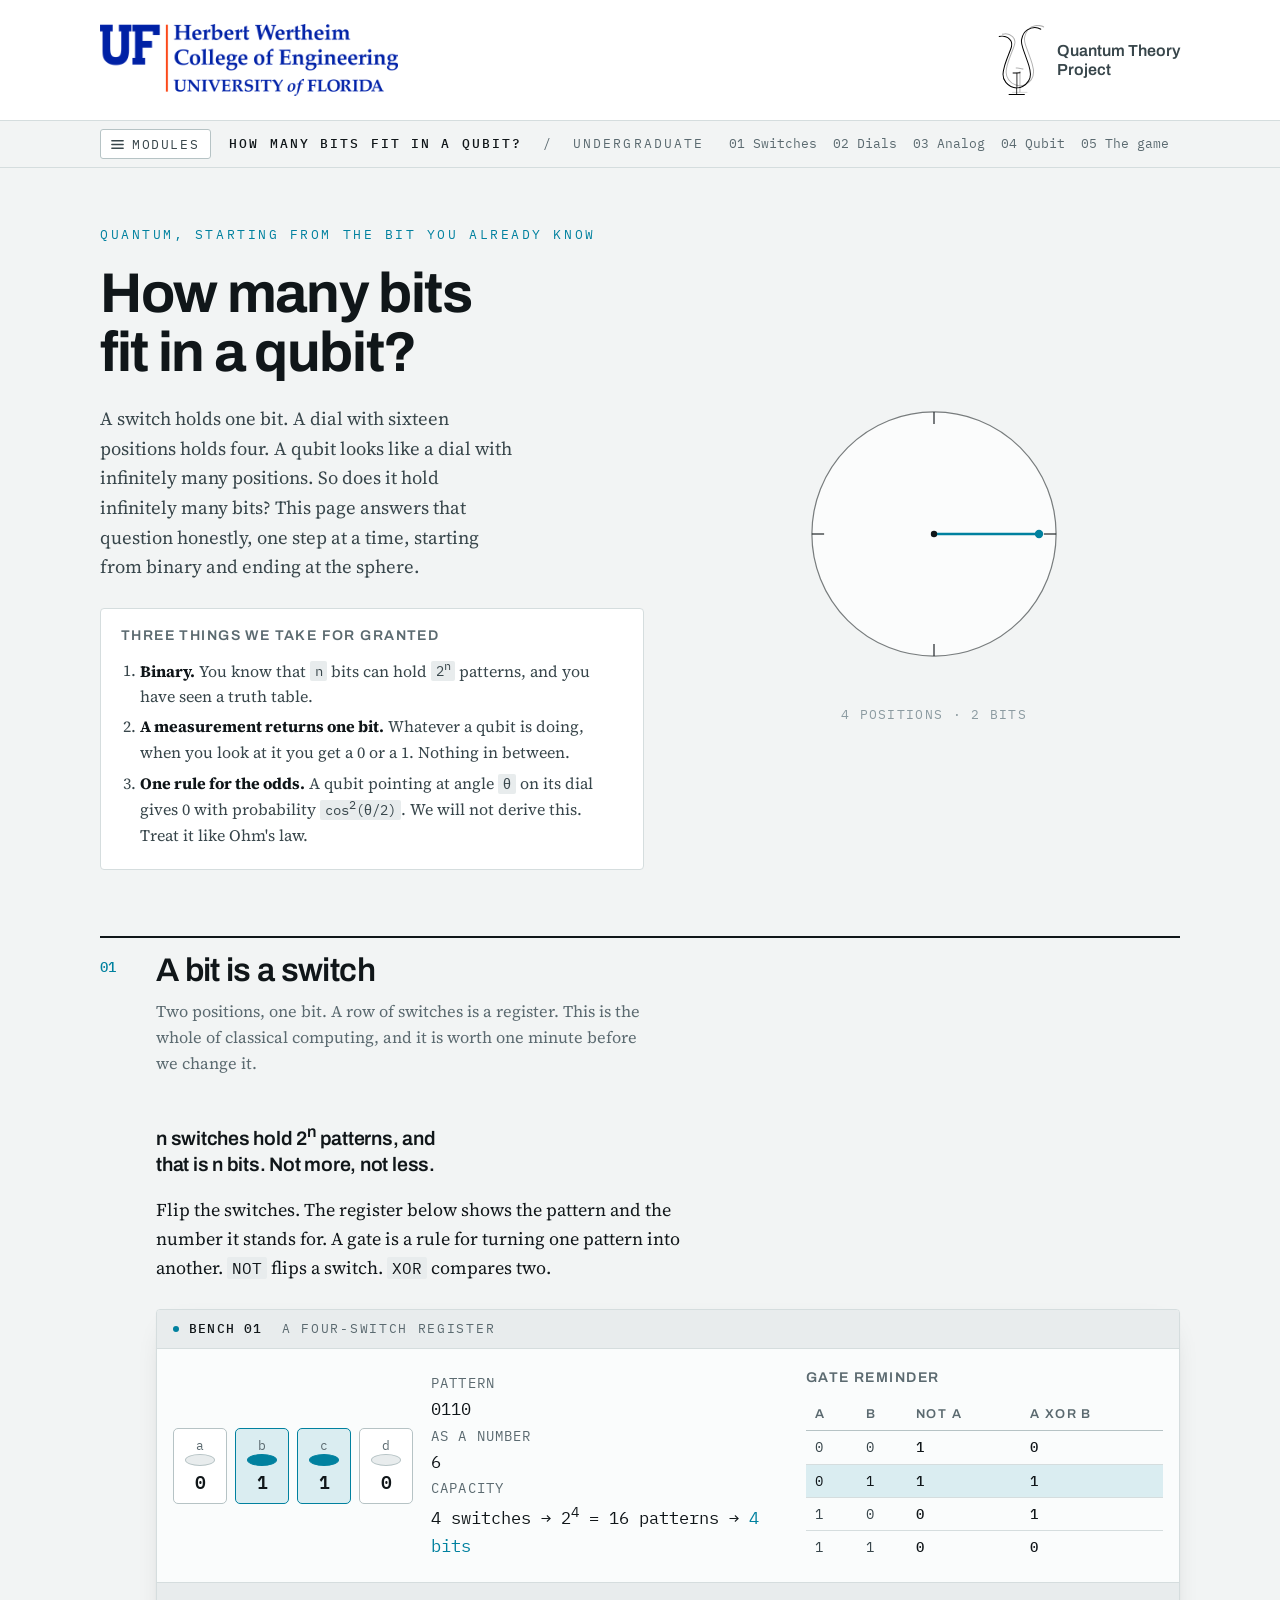
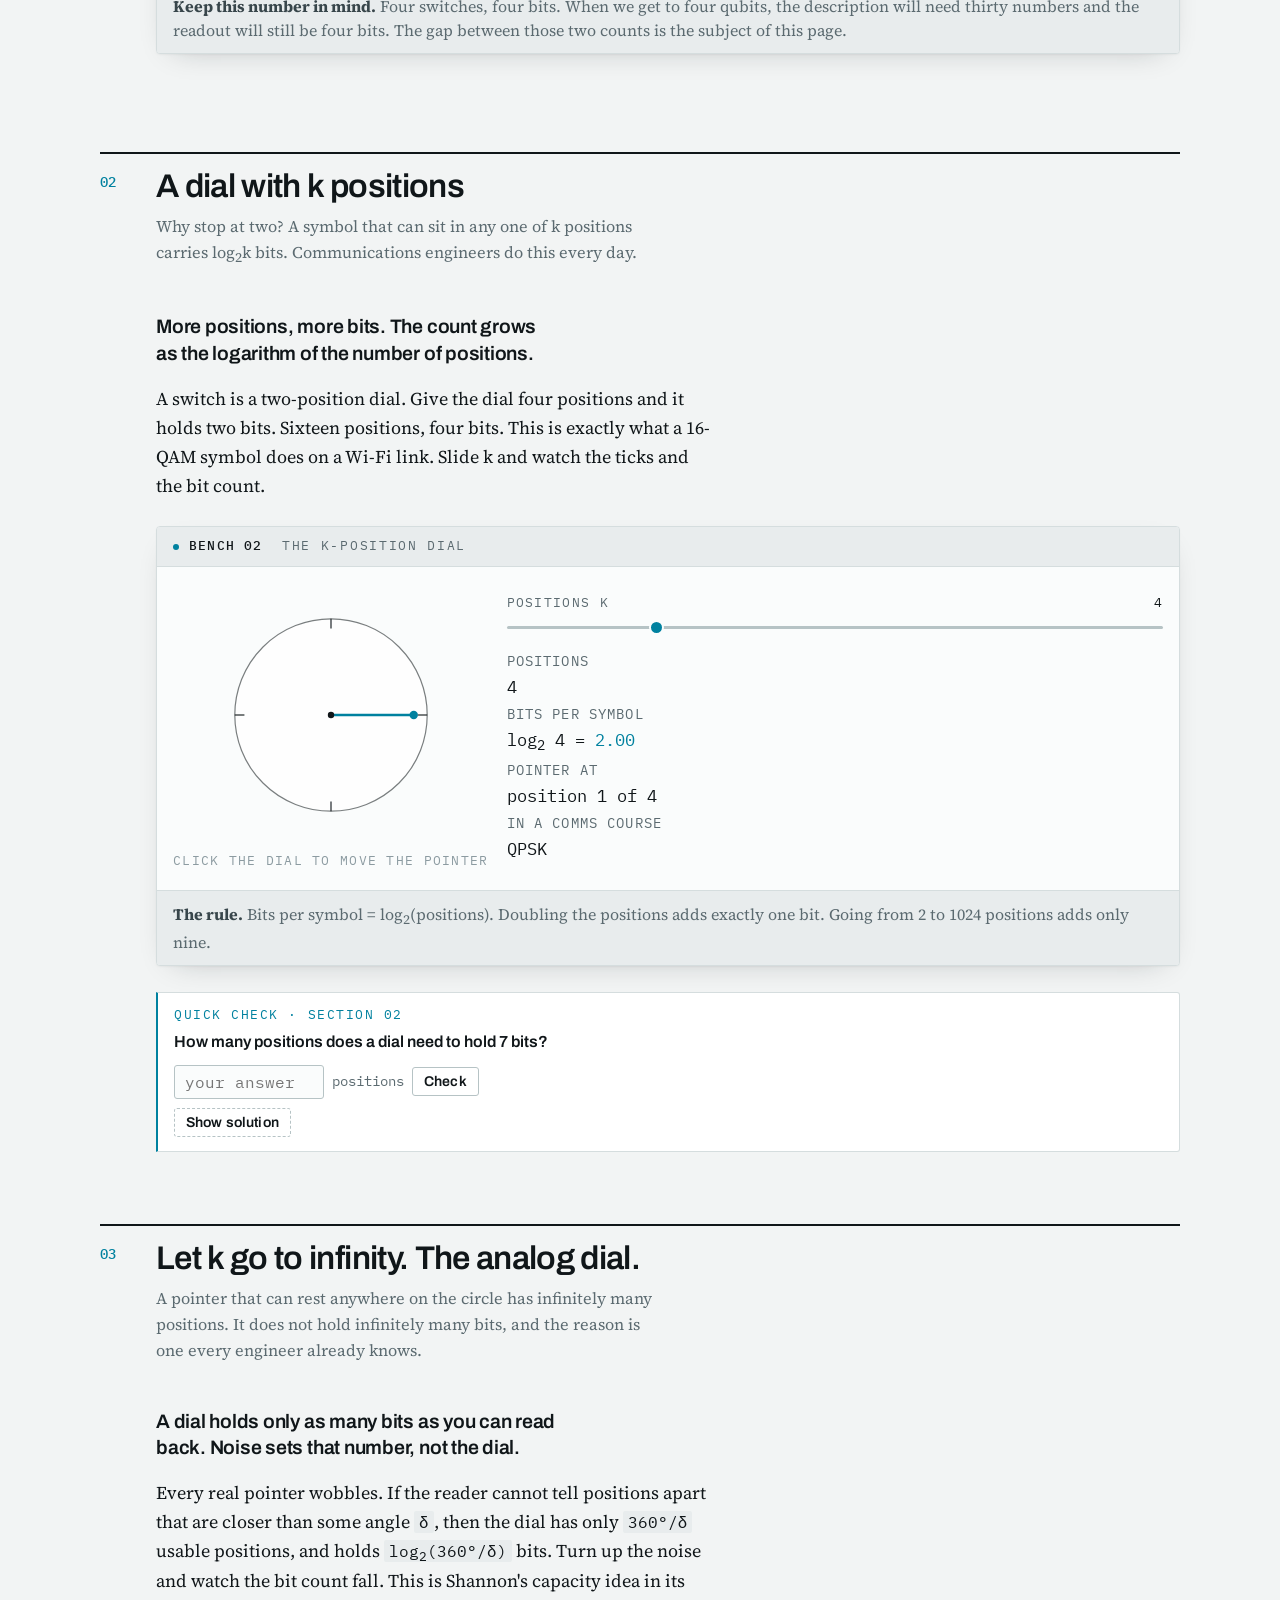
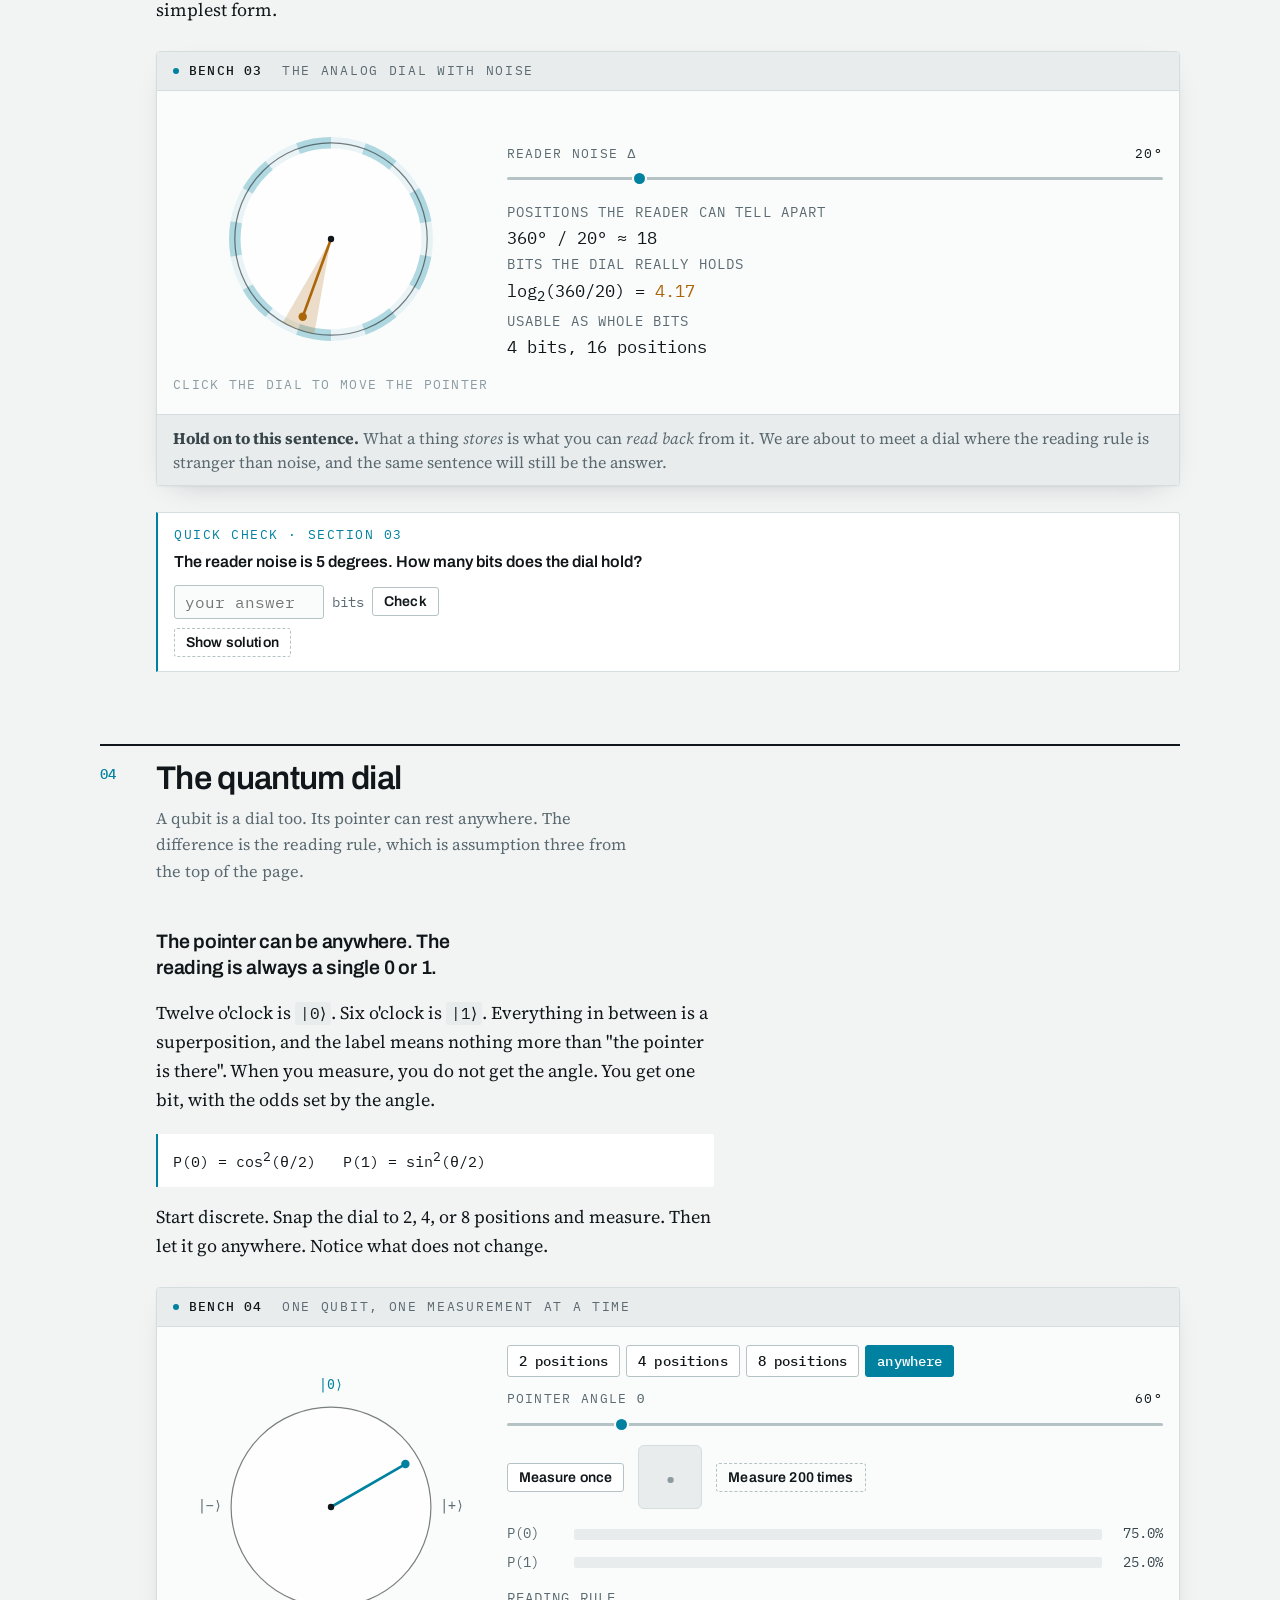
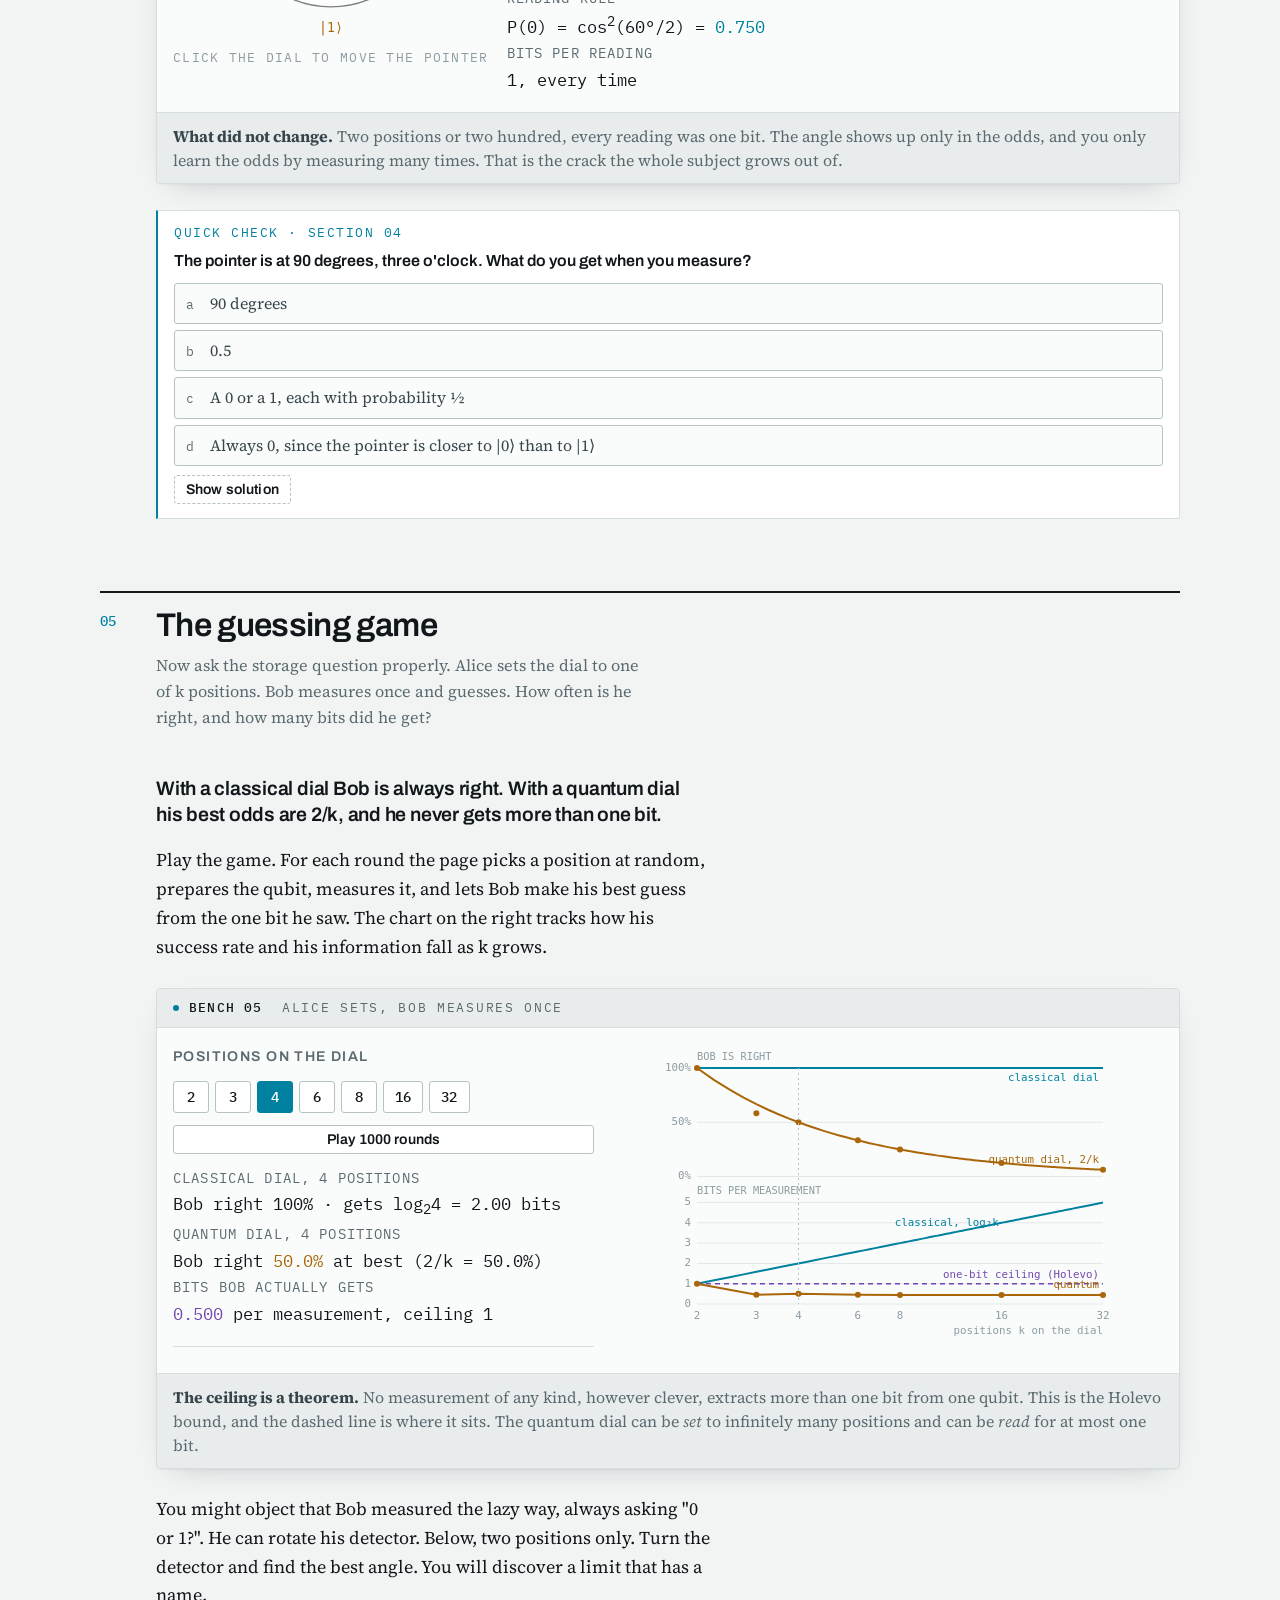
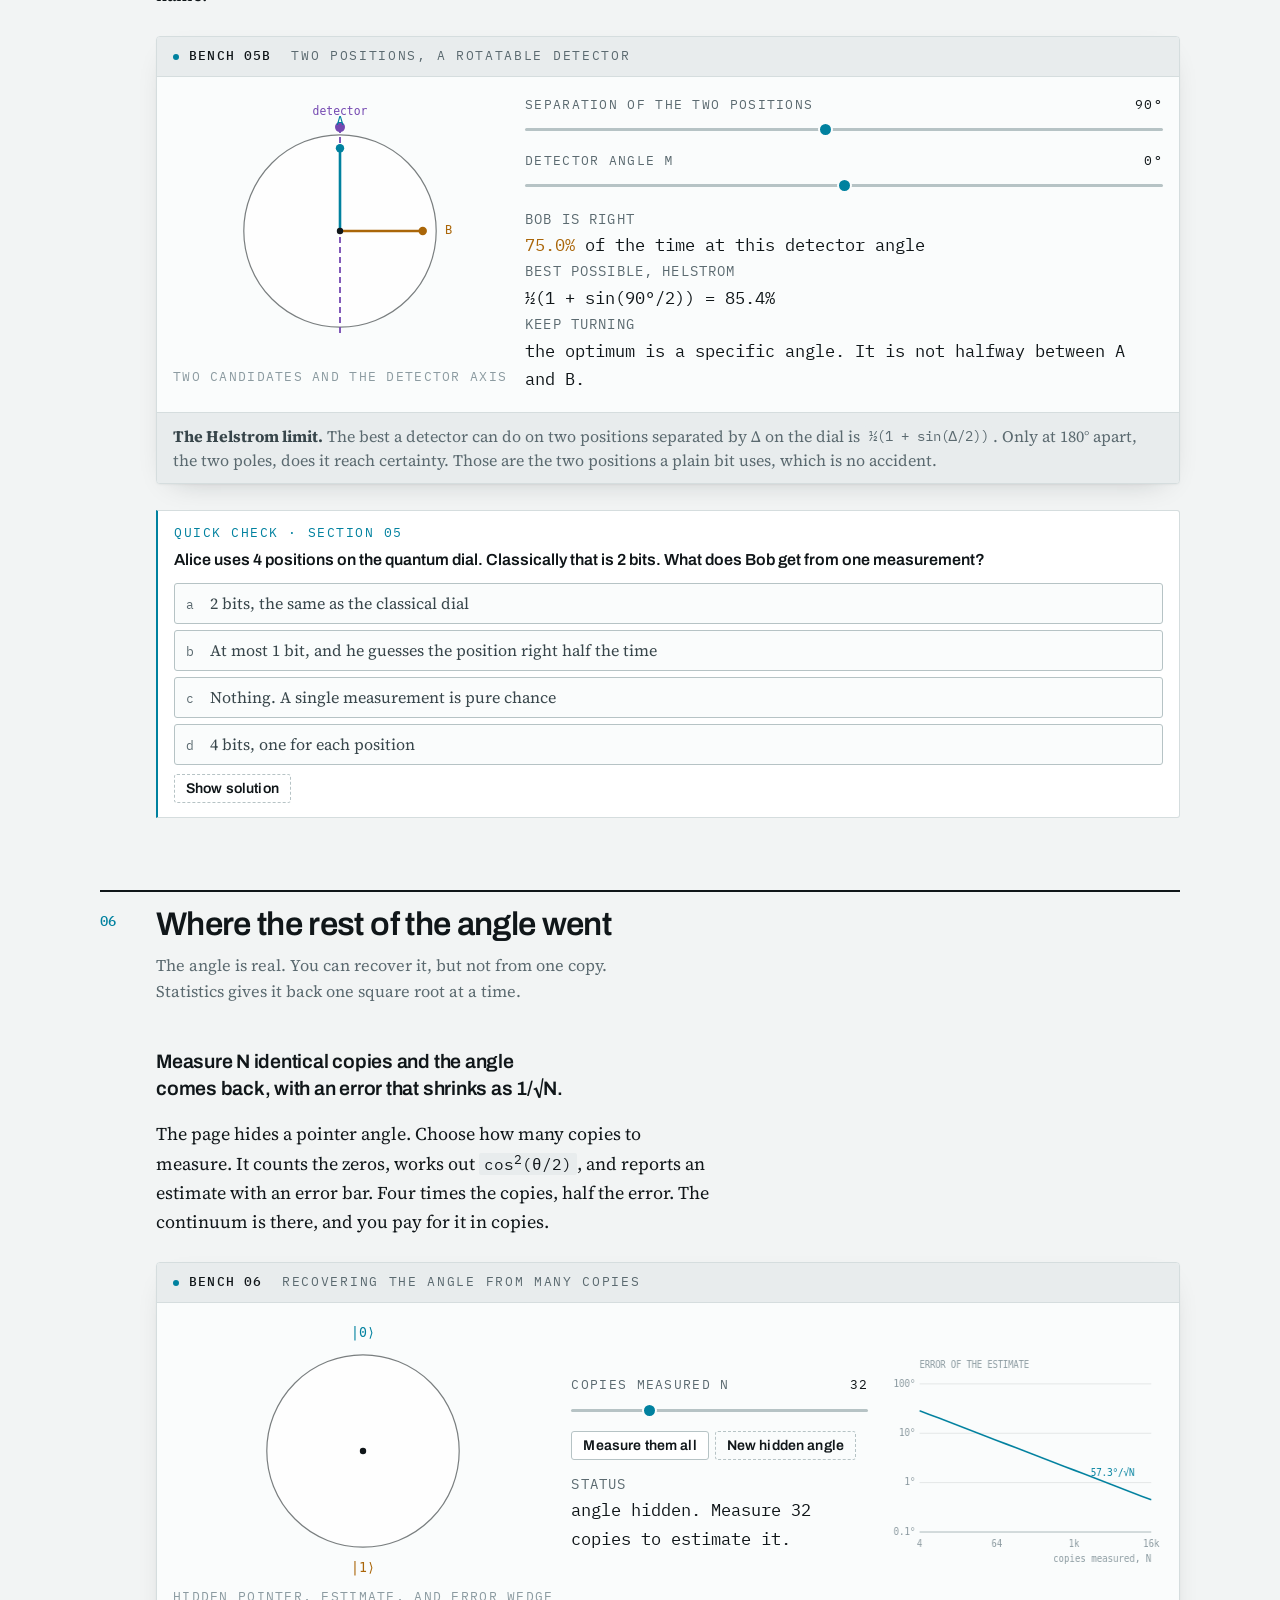
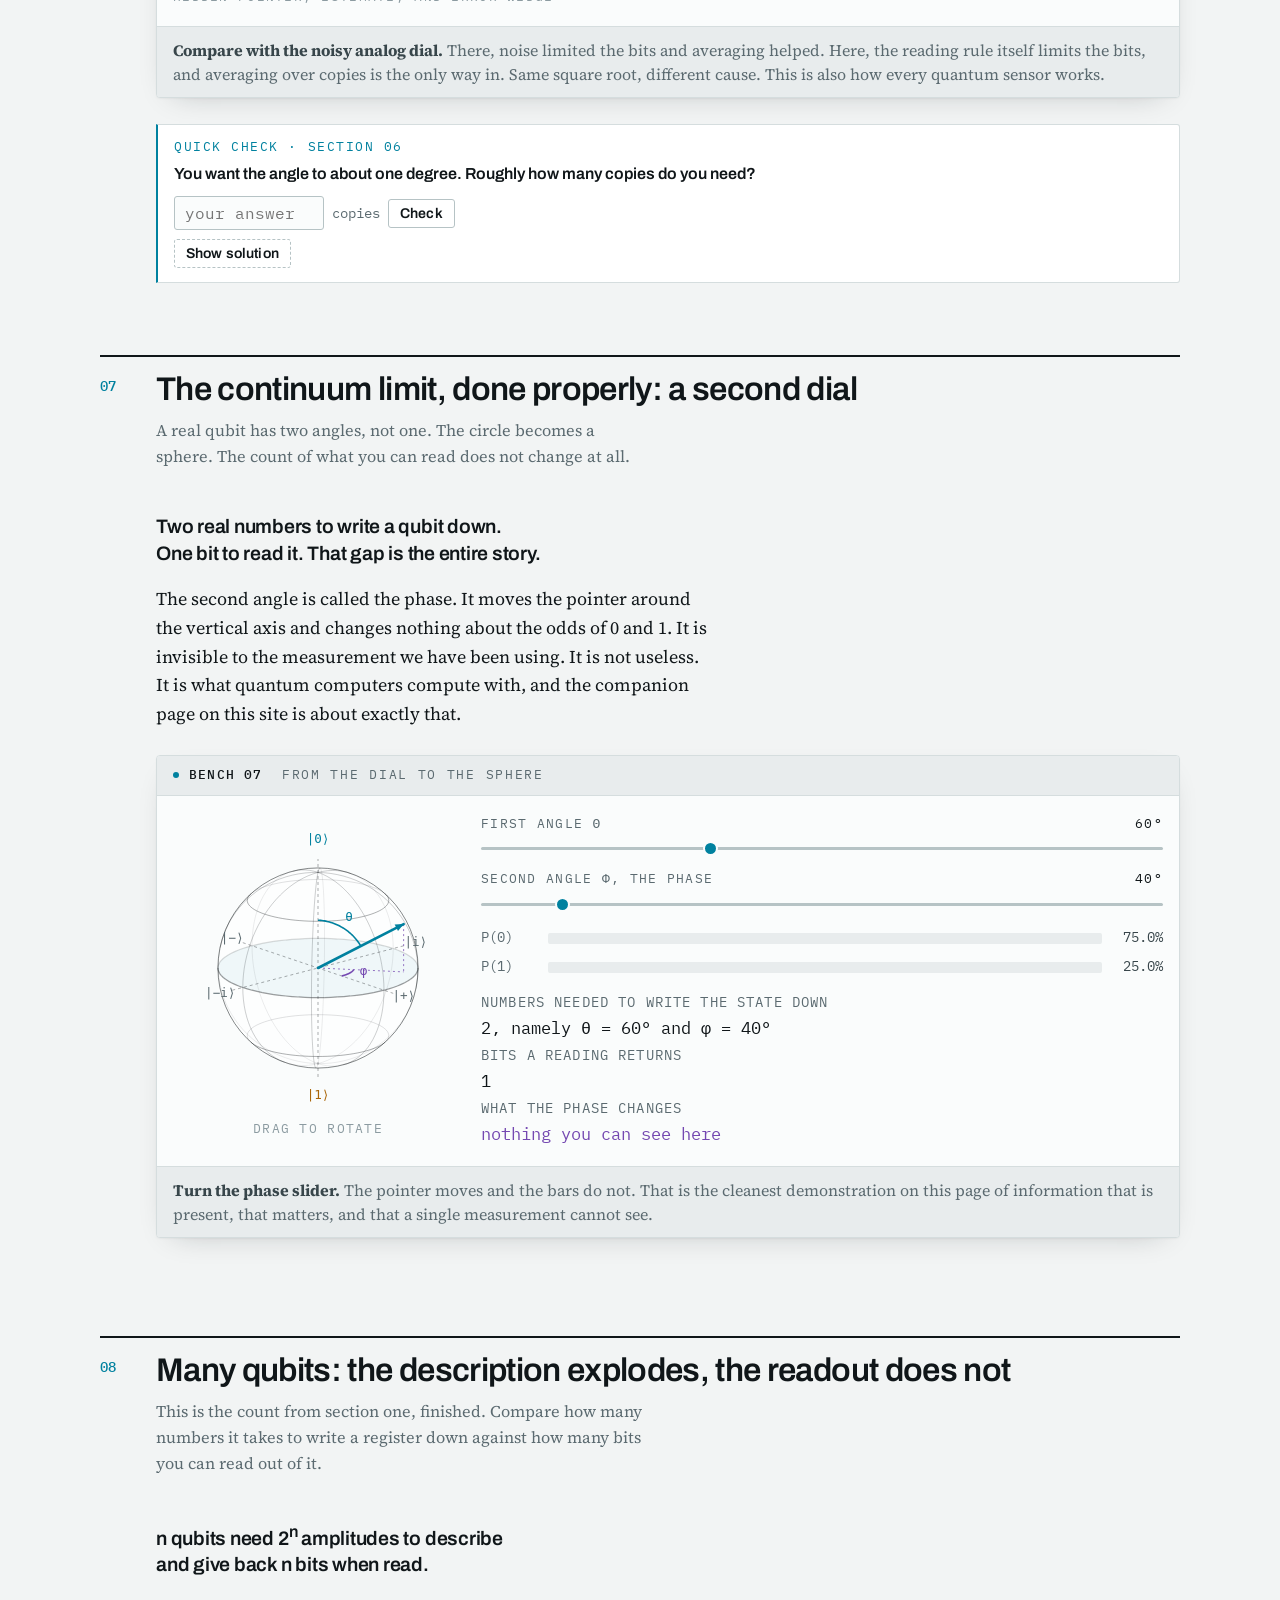
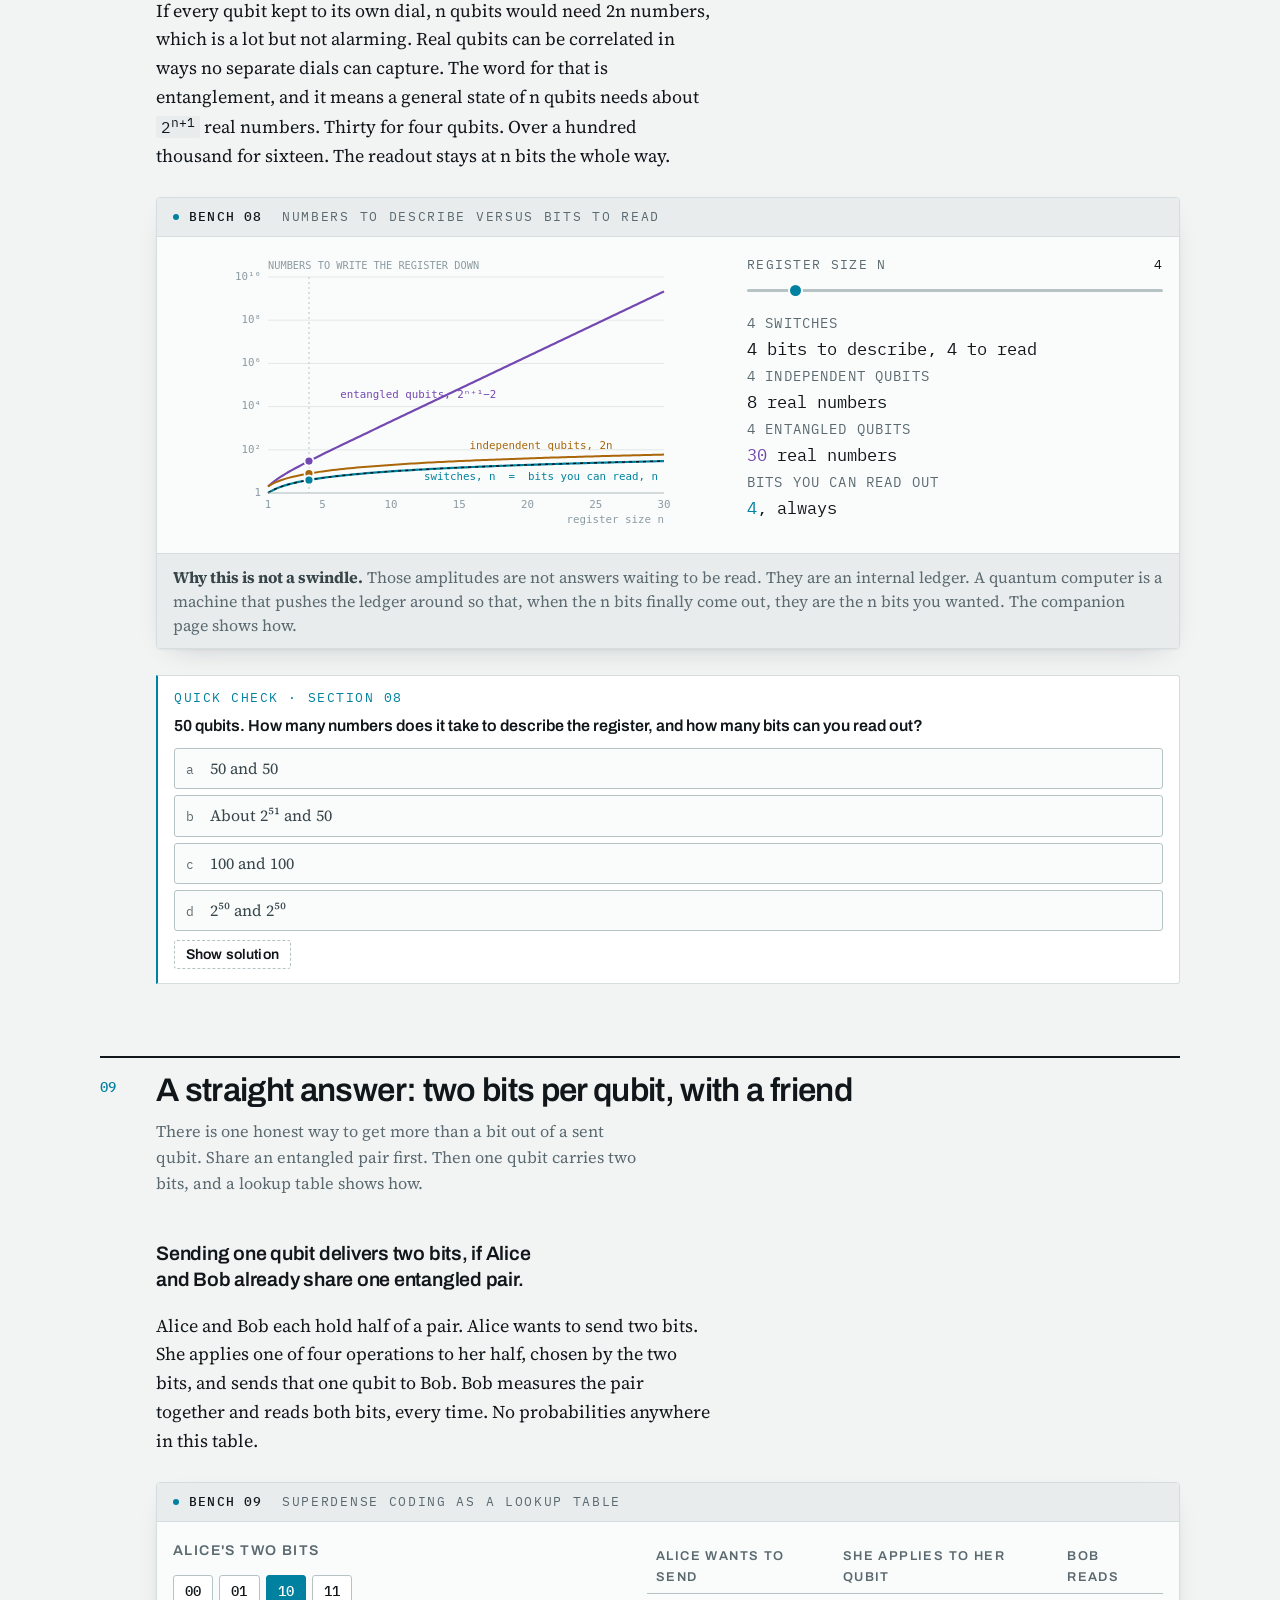
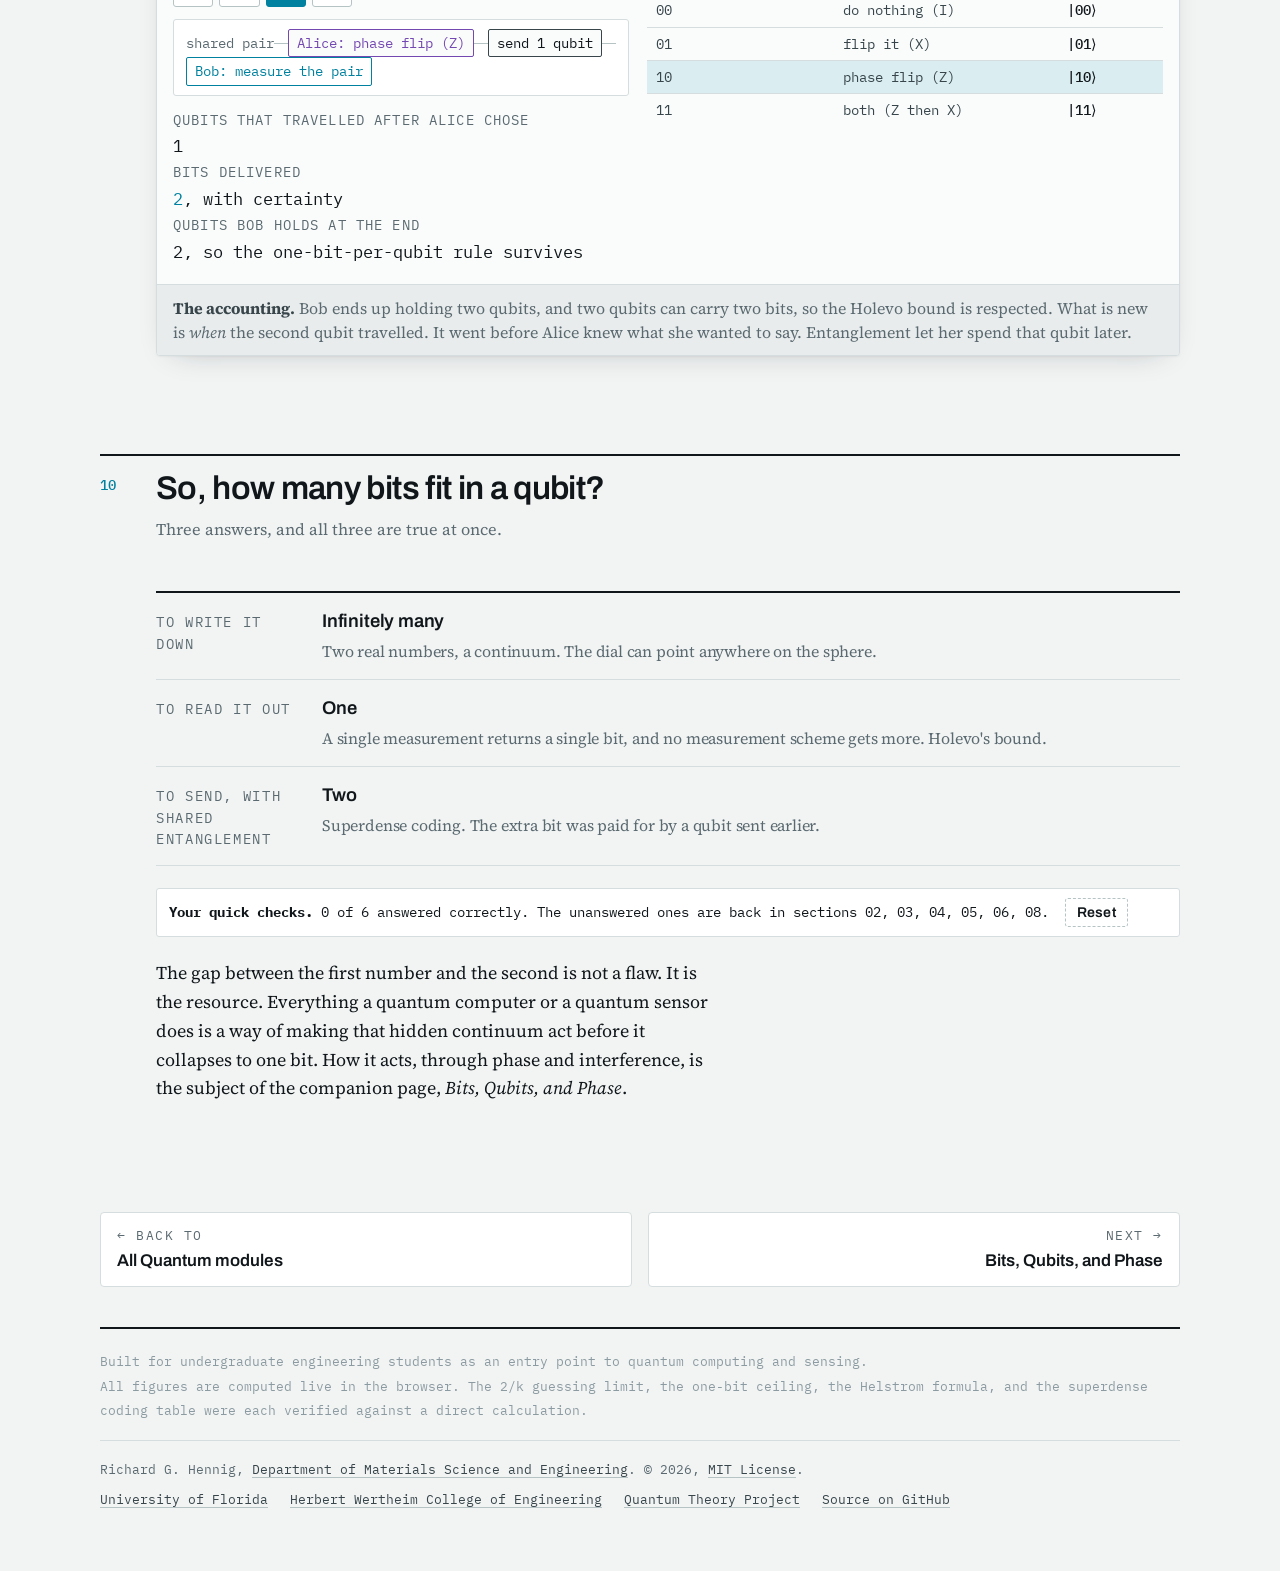
<file: docs/How_Many_Bits_Fit_in_a_Qubit.html>
<!doctype html>
<html lang="en">
<head>
<meta charset="utf-8">
<meta name="viewport" content="width=device-width,initial-scale=1">
<meta name="description" content="An undergraduate entry point to quantum computing that starts from binary, walks a dial from two positions to a continuum, and answers how much information one qubit really holds.">
<style>:root{color-scheme:light dark}body{margin:0}img{max-width:100%}[hidden]{display:none!important}</style>
</head>
<body>
<title>How Many Bits Fit in a Qubit?</title>
<link rel="preconnect" href="https://fonts.googleapis.com">
<link rel="preconnect" href="https://fonts.gstatic.com" crossorigin>
<link rel="stylesheet" href="https://fonts.googleapis.com/css2?family=Archivo:wght@500;600;700&family=IBM+Plex+Mono:wght@400;500;600&family=Source+Serif+4:opsz,wght@8..60,400;8..60,600&display=swap">
<link rel="stylesheet" href="assets/quantum.css">
<link rel="stylesheet" href="assets/quantum-student.css">
<div class="ufbar">
  <div class="ufbar-in">
    <a class="college" href="https://www.eng.ufl.edu/">
      <img class="logo-light" src="assets/hwcoe-logo.png" width="298" height="72" alt="UF Herbert Wertheim College of Engineering, University of Florida">
      <img class="logo-dark" src="assets/hwcoe-logo-white.png" width="298" height="72" alt="UF Herbert Wertheim College of Engineering, University of Florida">
    </a>
    <a class="qtp" href="https://qtp.ufl.edu/">
      <img src="assets/qtp-logo.svg" width="47" height="72" alt="">
      <span>Quantum Theory<br>Project</span>
    </a>
  </div>
</div>

<div class="top">
  <div class="topin">
    <button class="qnav-btn" type="button" aria-expanded="false" aria-controls="qnav-panel" aria-label="All modules"><svg viewBox="0 0 16 16" aria-hidden="true"><path d="M2 4h12M2 8h12M2 12h12"/></svg><span>Modules</span></button>
    <div class="qnav-panel" id="qnav-panel" hidden></div>
    <div class="brand"><b>How Many Bits Fit in a Qubit?</b> &nbsp;/&nbsp; undergraduate</div>
    <nav class="tocbar" id="toc" aria-label="Sections"></nav>
  </div>
</div>

<div class="wrap">

<!-- ============ HERO ============ -->
<header class="hero">
  <div>
    <div class="kicker">Quantum, starting from the bit you already know</div>
    <h1>How many bits fit in a qubit?</h1>
    <p class="stand">A switch holds one bit. A dial with sixteen positions holds four. A qubit looks like a dial with infinitely many positions. So does it hold infinitely many bits? This page answers that question honestly, one step at a time, starting from binary and ending at the sphere.</p>
    <div class="assume">
      <h4>Three things we take for granted</h4>
      <ol>
        <li><b>Binary.</b> You know that <span class="inl">n</span> bits can hold <span class="inl">2<sup>n</sup></span> patterns, and you have seen a truth table.</li>
        <li><b>A measurement returns one bit.</b> Whatever a qubit is doing, when you look at it you get a 0 or a 1. Nothing in between.</li>
        <li><b>One rule for the odds.</b> A qubit pointing at angle <span class="inl">&theta;</span> on its dial gives 0 with probability <span class="inl">cos<sup>2</sup>(&theta;/2)</span>. We will not derive this. Treat it like Ohm's law.</li>
      </ol>
    </div>
  </div>
  <div class="herofig">
    <div class="cvwrap">
      <canvas id="heroDial" width="330" height="330" aria-label="A dial whose number of positions grows from two to a continuum"></canvas>
      <div class="herohint" id="heroCap">2 positions &middot; 1 bit</div>
    </div>
  </div>
</header>

<!-- ============ 1 ============ -->
<section id="s1" data-title="01 Switches">
  <div class="shead">
    <div class="snum">01</div>
    <div>
      <h2>A bit is a switch</h2>
      <p class="sdek">Two positions, one bit. A row of switches is a register. This is the whole of classical computing, and it is worth one minute before we change it.</p>
    </div>
  </div>
  <div class="body"><div></div><div class="col">
    <div class="prose">
      <p class="msg">n switches hold 2<sup>n</sup> patterns, and that is n bits. Not more, not less.</p>
      <p>Flip the switches. The register below shows the pattern and the number it stands for. A gate is a rule for turning one pattern into another. <span class="inl">NOT</span> flips a switch. <span class="inl">XOR</span> compares two.</p>
    </div>
    <div class="bench">
      <div class="blab"><span class="dot"></span><b>Bench 01</b> &nbsp;A four-switch register</div>
      <div class="bbody">
        <div class="row" style="align-items:center">
          <div class="toggles" id="reg"></div>
          <div class="grow bigread" id="regread" style="flex:1 1 220px"></div>
          <div class="grow" style="flex:1 1 220px">
            <h4 style="margin-bottom:8px">Gate reminder</h4>
            <div class="tblscroll"><table class="tbl" id="gatetbl"></table></div>
          </div>
        </div>
      </div>
      <div class="bfoot"><b>Keep this number in mind.</b> Four switches, four bits. When we get to four qubits, the description will need thirty numbers and the readout will still be four bits. The gap between those two counts is the subject of this page.</div>
    </div>
  </div></div>
</section>

<!-- ============ 2 ============ -->
<section id="s2" data-title="02 Dials">
  <div class="shead">
    <div class="snum">02</div>
    <div>
      <h2>A dial with k positions</h2>
      <p class="sdek">Why stop at two? A symbol that can sit in any one of k positions carries log<sub>2</sub>k bits. Communications engineers do this every day.</p>
    </div>
  </div>
  <div class="body"><div></div><div class="col">
    <div class="prose">
      <p class="msg">More positions, more bits. The count grows as the logarithm of the number of positions.</p>
      <p>A switch is a two-position dial. Give the dial four positions and it holds two bits. Sixteen positions, four bits. This is exactly what a 16-QAM symbol does on a Wi-Fi link. Slide k and watch the ticks and the bit count.</p>
    </div>
    <div class="bench">
      <div class="blab"><span class="dot"></span><b>Bench 02</b> &nbsp;The k-position dial</div>
      <div class="bbody">
        <div class="row" style="align-items:center">
          <div class="cvwrap" style="flex:0 0 auto">
            <canvas id="kDial" width="260" height="260" aria-label="A dial with k tick marks and a pointer snapped to one of them"></canvas>
            <div class="cvcap">click the dial to move the pointer</div>
          </div>
          <div class="grow stack" style="flex:1 1 260px">
            <div class="ctrl"><label for="kSl">Positions k <span class="v" id="kV"></span></label><input type="range" id="kSl" min="0" max="9" value="2" step="1"></div>
            <div class="bigread" id="kread"></div>
          </div>
        </div>
      </div>
      <div class="bfoot"><b>The rule.</b> Bits per symbol = log<sub>2</sub>(positions). Doubling the positions adds exactly one bit. Going from 2 to 1024 positions adds only nine.</div>
    </div>
    <div class="quiz" data-q="q1"></div>
  </div></div>
</section>

<!-- ============ 3 ============ -->
<section id="s3" data-title="03 Analog">
  <div class="shead">
    <div class="snum">03</div>
    <div>
      <h2>Let k go to infinity. The analog dial.</h2>
      <p class="sdek">A pointer that can rest anywhere on the circle has infinitely many positions. It does not hold infinitely many bits, and the reason is one every engineer already knows.</p>
    </div>
  </div>
  <div class="body"><div></div><div class="col">
    <div class="prose">
      <p class="msg">A dial holds only as many bits as you can read back. Noise sets that number, not the dial.</p>
      <p>Every real pointer wobbles. If the reader cannot tell positions apart that are closer than some angle <span class="inl">&delta;</span>, then the dial has only <span class="inl">360&deg;/&delta;</span> usable positions, and holds <span class="inl">log<sub>2</sub>(360&deg;/&delta;)</span> bits. Turn up the noise and watch the bit count fall. This is Shannon's capacity idea in its simplest form.</p>
    </div>
    <div class="bench">
      <div class="blab"><span class="dot"></span><b>Bench 03</b> &nbsp;The analog dial with noise</div>
      <div class="bbody">
        <div class="row" style="align-items:center">
          <div class="cvwrap" style="flex:0 0 auto">
            <canvas id="aDial" width="260" height="260" aria-label="An analog dial whose pointer is blurred by noise, with the usable positions marked"></canvas>
            <div class="cvcap">click the dial to move the pointer</div>
          </div>
          <div class="grow stack" style="flex:1 1 260px">
            <div class="ctrl"><label for="nzSl">Reader noise &delta; <span class="v" id="nzV"></span></label><input type="range" id="nzSl" min="3" max="90" value="20" step="1"></div>
            <div class="bigread" id="aread"></div>
          </div>
        </div>
      </div>
      <div class="bfoot"><b>Hold on to this sentence.</b> What a thing <em>stores</em> is what you can <em>read back</em> from it. We are about to meet a dial where the reading rule is stranger than noise, and the same sentence will still be the answer.</div>
    </div>
    <div class="quiz" data-q="q2"></div>
  </div></div>
</section>

<!-- ============ 4 ============ -->
<section id="s4" data-title="04 Qubit">
  <div class="shead">
    <div class="snum">04</div>
    <div>
      <h2>The quantum dial</h2>
      <p class="sdek">A qubit is a dial too. Its pointer can rest anywhere. The difference is the reading rule, which is assumption three from the top of the page.</p>
    </div>
  </div>
  <div class="body"><div></div><div class="col">
    <div class="prose">
      <p class="msg">The pointer can be anywhere. The reading is always a single 0 or 1.</p>
      <p>Twelve o'clock is <span class="inl">|0&#10217;</span>. Six o'clock is <span class="inl">|1&#10217;</span>. Everything in between is a superposition, and the label means nothing more than "the pointer is there". When you measure, you do not get the angle. You get one bit, with the odds set by the angle.</p>
      <div class="eq">P(0) = cos<sup>2</sup>(&theta;/2)<span class="c">&nbsp;&nbsp;&nbsp;</span>P(1) = sin<sup>2</sup>(&theta;/2)</div>
      <p>Start discrete. Snap the dial to 2, 4, or 8 positions and measure. Then let it go anywhere. Notice what does not change.</p>
    </div>
    <div class="bench">
      <div class="blab"><span class="dot"></span><b>Bench 04</b> &nbsp;One qubit, one measurement at a time</div>
      <div class="bbody">
        <div class="row" style="align-items:center">
          <div class="cvwrap" style="flex:0 0 auto">
            <canvas id="qDial" width="270" height="270" aria-label="The quantum dial with the qubit pointer"></canvas>
            <div class="cvcap">click the dial to move the pointer</div>
          </div>
          <div class="grow stack" style="flex:1 1 280px">
            <div class="btnrow" id="qsnap"></div>
            <div class="ctrl"><label for="qSl">Pointer angle &theta; <span class="v" id="qV"></span></label><input type="range" id="qSl" min="0" max="359" value="60" step="1"></div>
            <div class="row" style="align-items:center;gap:14px">
              <button class="btn" id="qOnce">Measure once</button>
              <div class="outcome" id="qOut">&middot;</div>
              <button class="btn ghost" id="qMany">Measure 200 times</button>
            </div>
            <div class="pbar" id="qbars"></div>
            <div class="bigread" id="qread"></div>
          </div>
        </div>
      </div>
      <div class="bfoot"><b>What did not change.</b> Two positions or two hundred, every reading was one bit. The angle shows up only in the odds, and you only learn the odds by measuring many times. That is the crack the whole subject grows out of.</div>
    </div>
    <div class="quiz" data-q="q3"></div>
  </div></div>
</section>

<!-- ============ 5 ============ -->
<section id="s5" data-title="05 The game">
  <div class="shead">
    <div class="snum">05</div>
    <div>
      <h2>The guessing game</h2>
      <p class="sdek">Now ask the storage question properly. Alice sets the dial to one of k positions. Bob measures once and guesses. How often is he right, and how many bits did he get?</p>
    </div>
  </div>
  <div class="body"><div></div><div class="col">
    <div class="prose">
      <p class="msg">With a classical dial Bob is always right. With a quantum dial his best odds are 2/k, and he never gets more than one bit.</p>
      <p>Play the game. For each round the page picks a position at random, prepares the qubit, measures it, and lets Bob make his best guess from the one bit he saw. The chart on the right tracks how his success rate and his information fall as k grows.</p>
    </div>
    <div class="bench">
      <div class="blab"><span class="dot"></span><b>Bench 05</b> &nbsp;Alice sets, Bob measures once</div>
      <div class="bbody">
        <div class="row">
          <div class="grow stack" style="flex:1 1 250px">
            <h4>Positions on the dial</h4>
            <div class="btnrow" id="gk"></div>
            <button class="btn" id="gPlay">Play 1000 rounds</button>
            <div class="bigread" id="gread"></div>
            <div class="roundlog" id="glog"></div>
          </div>
          <div class="cvwrap grow" style="flex:1 1 380px">
            <canvas id="gChart" width="470" height="300" aria-label="Success rate and bits per measurement versus the number of dial positions, classical against quantum"></canvas>
          </div>
        </div>
      </div>
      <div class="bfoot"><b>The ceiling is a theorem.</b> No measurement of any kind, however clever, extracts more than one bit from one qubit. This is the Holevo bound, and the dashed line is where it sits. The quantum dial can be <em>set</em> to infinitely many positions and can be <em>read</em> for at most one bit.</div>
    </div>

    <div class="prose">
      <p>You might object that Bob measured the lazy way, always asking "0 or 1?". He can rotate his detector. Below, two positions only. Turn the detector and find the best angle. You will discover a limit that has a name.</p>
    </div>
    <div class="bench">
      <div class="blab"><span class="dot"></span><b>Bench 05b</b> &nbsp;Two positions, a rotatable detector</div>
      <div class="bbody">
        <div class="row" style="align-items:center">
          <div class="cvwrap" style="flex:0 0 auto">
            <canvas id="hDial" width="260" height="260" aria-label="Two candidate pointer positions and a rotatable detector axis"></canvas>
            <div class="cvcap">two candidates and the detector axis</div>
          </div>
          <div class="grow stack" style="flex:1 1 280px">
            <div class="ctrl"><label for="hSep">Separation of the two positions <span class="v" id="hSepV"></span></label><input type="range" id="hSep" min="10" max="180" value="90" step="1"></div>
            <div class="ctrl"><label for="hMu">Detector angle &mu; <span class="v" id="hMuV"></span></label><input type="range" id="hMu" min="-180" max="180" value="0" step="1"></div>
            <div class="bigread" id="hread"></div>
          </div>
        </div>
      </div>
      <div class="bfoot"><b>The Helstrom limit.</b> The best a detector can do on two positions separated by &Delta; on the dial is <span class="inl">&frac12;(1 + sin(&Delta;/2))</span>. Only at 180&deg; apart, the two poles, does it reach certainty. Those are the two positions a plain bit uses, which is no accident.</div>
    </div>
    <div class="quiz" data-q="q4"></div>
  </div></div>
</section>

<!-- ============ 6 ============ -->
<section id="s6" data-title="06 Copies">
  <div class="shead">
    <div class="snum">06</div>
    <div>
      <h2>Where the rest of the angle went</h2>
      <p class="sdek">The angle is real. You can recover it, but not from one copy. Statistics gives it back one square root at a time.</p>
    </div>
  </div>
  <div class="body"><div></div><div class="col">
    <div class="prose">
      <p class="msg">Measure N identical copies and the angle comes back, with an error that shrinks as 1/&radic;N.</p>
      <p>The page hides a pointer angle. Choose how many copies to measure. It counts the zeros, works out <span class="inl">cos<sup>2</sup>(&theta;/2)</span>, and reports an estimate with an error bar. Four times the copies, half the error. The continuum is there, and you pay for it in copies.</p>
    </div>
    <div class="bench">
      <div class="blab"><span class="dot"></span><b>Bench 06</b> &nbsp;Recovering the angle from many copies</div>
      <div class="bbody">
        <div class="row" style="align-items:center">
          <div class="cvwrap" style="flex:0 0 auto">
            <canvas id="eDial" width="260" height="260" aria-label="The hidden pointer, the estimate, and its error wedge"></canvas>
            <div class="cvcap">hidden pointer, estimate, and error wedge</div>
          </div>
          <div class="grow stack" style="flex:1 1 280px">
            <div class="ctrl"><label for="eN">Copies measured N <span class="v" id="eNV"></span></label><input type="range" id="eN" min="2" max="14" value="5" step="1"></div>
            <div class="btnrow"><button class="btn" id="eRun">Measure them all</button><button class="btn ghost" id="eNew">New hidden angle</button></div>
            <div class="bigread" id="eread"></div>
          </div>
          <div class="cvwrap grow" style="flex:1 1 260px">
            <canvas id="eChart" width="330" height="220" aria-label="Estimation error versus number of copies, with the one over root N line"></canvas>
          </div>
        </div>
      </div>
      <div class="bfoot"><b>Compare with the noisy analog dial.</b> There, noise limited the bits and averaging helped. Here, the reading rule itself limits the bits, and averaging over copies is the only way in. Same square root, different cause. This is also how every quantum sensor works.</div>
    </div>
    <div class="quiz" data-q="q5"></div>
  </div></div>
</section>

<!-- ============ 7 ============ -->
<section id="s7" data-title="07 Sphere">
  <div class="shead">
    <div class="snum">07</div>
    <div>
      <h2>The continuum limit, done properly: a second dial</h2>
      <p class="sdek">A real qubit has two angles, not one. The circle becomes a sphere. The count of what you can read does not change at all.</p>
    </div>
  </div>
  <div class="body"><div></div><div class="col">
    <div class="prose">
      <p class="msg">Two real numbers to write a qubit down. One bit to read it. That gap is the entire story.</p>
      <p>The second angle is called the phase. It moves the pointer around the vertical axis and changes nothing about the odds of 0 and 1. It is invisible to the measurement we have been using. It is not useless. It is what quantum computers compute with, and the companion page on this site is about exactly that.</p>
    </div>
    <div class="bench">
      <div class="blab"><span class="dot"></span><b>Bench 07</b> &nbsp;From the dial to the sphere</div>
      <div class="bbody">
        <div class="row" style="align-items:center">
          <div class="cvwrap" style="flex:0 0 auto">
            <canvas id="sph" width="290" height="290" aria-label="The Bloch sphere, the full continuum of one qubit"></canvas>
            <div class="cvcap">drag to rotate</div>
          </div>
          <div class="grow stack" style="flex:1 1 280px">
            <div class="ctrl"><label for="sTh">First angle &theta; <span class="v" id="sThV"></span></label><input type="range" id="sTh" min="0" max="180" value="60" step="1"></div>
            <div class="ctrl"><label for="sPh">Second angle &phi;, the phase <span class="v" id="sPhV"></span></label><input type="range" id="sPh" min="0" max="360" value="40" step="1"></div>
            <div class="pbar" id="sbars"></div>
            <div class="bigread" id="sread"></div>
          </div>
        </div>
      </div>
      <div class="bfoot"><b>Turn the phase slider.</b> The pointer moves and the bars do not. That is the cleanest demonstration on this page of information that is present, that matters, and that a single measurement cannot see.</div>
    </div>
  </div></div>
</section>

<!-- ============ 8 ============ -->
<section id="s8" data-title="08 Registers">
  <div class="shead">
    <div class="snum">08</div>
    <div>
      <h2>Many qubits: the description explodes, the readout does not</h2>
      <p class="sdek">This is the count from section one, finished. Compare how many numbers it takes to write a register down against how many bits you can read out of it.</p>
    </div>
  </div>
  <div class="body"><div></div><div class="col">
    <div class="prose">
      <p class="msg">n qubits need 2<sup>n</sup> amplitudes to describe and give back n bits when read.</p>
      <p>If every qubit kept to its own dial, n qubits would need 2n numbers, which is a lot but not alarming. Real qubits can be correlated in ways no separate dials can capture. The word for that is entanglement, and it means a general state of n qubits needs about <span class="inl">2<sup>n+1</sup></span> real numbers. Thirty for four qubits. Over a hundred thousand for sixteen. The readout stays at n bits the whole way.</p>
    </div>
    <div class="bench">
      <div class="blab"><span class="dot"></span><b>Bench 08</b> &nbsp;Numbers to describe versus bits to read</div>
      <div class="bbody">
        <div class="row">
          <div class="cvwrap grow" style="flex:1 1 380px">
            <canvas id="rChart" width="470" height="280" aria-label="Numbers needed to describe a register versus its size, for switches, independent qubits, and entangled qubits, against the bits you can read"></canvas>
          </div>
          <div class="grow stack" style="flex:1 1 240px">
            <div class="ctrl"><label for="rN">Register size n <span class="v" id="rNV"></span></label><input type="range" id="rN" min="1" max="30" value="4" step="1"></div>
            <div class="bigread" id="rread"></div>
          </div>
        </div>
      </div>
      <div class="bfoot"><b>Why this is not a swindle.</b> Those amplitudes are not answers waiting to be read. They are an internal ledger. A quantum computer is a machine that pushes the ledger around so that, when the n bits finally come out, they are the n bits you wanted. The companion page shows how.</div>
    </div>
    <div class="quiz" data-q="q6"></div>
  </div></div>
</section>

<!-- ============ 9 ============ -->
<section id="s9" data-title="09 Two bits">
  <div class="shead">
    <div class="snum">09</div>
    <div>
      <h2>A straight answer: two bits per qubit, with a friend</h2>
      <p class="sdek">There is one honest way to get more than a bit out of a sent qubit. Share an entangled pair first. Then one qubit carries two bits, and a lookup table shows how.</p>
    </div>
  </div>
  <div class="body"><div></div><div class="col">
    <div class="prose">
      <p class="msg">Sending one qubit delivers two bits, if Alice and Bob already share one entangled pair.</p>
      <p>Alice and Bob each hold half of a pair. Alice wants to send two bits. She applies one of four operations to her half, chosen by the two bits, and sends that one qubit to Bob. Bob measures the pair together and reads both bits, every time. No probabilities anywhere in this table.</p>
    </div>
    <div class="bench">
      <div class="blab"><span class="dot"></span><b>Bench 09</b> &nbsp;Superdense coding as a lookup table</div>
      <div class="bbody">
        <div class="row" style="align-items:flex-start">
          <div class="grow stack" style="flex:1 1 240px">
            <h4>Alice's two bits</h4>
            <div class="btnrow" id="sdbits"></div>
            <div class="circ" id="sdcirc"></div>
            <div class="bigread" id="sdread"></div>
          </div>
          <div class="grow" style="flex:1 1 300px">
            <div class="tblscroll"><table class="tbl sdtable" id="sdtbl"></table></div>
          </div>
        </div>
      </div>
      <div class="bfoot"><b>The accounting.</b> Bob ends up holding two qubits, and two qubits can carry two bits, so the Holevo bound is respected. What is new is <em>when</em> the second qubit travelled. It went before Alice knew what she wanted to say. Entanglement let her spend that qubit later.</div>
    </div>
  </div></div>
</section>

<!-- ============ 10 ============ -->
<section id="s10" data-title="10 Answer">
  <div class="shead">
    <div class="snum">10</div>
    <div>
      <h2>So, how many bits fit in a qubit?</h2>
      <p class="sdek">Three answers, and all three are true at once.</p>
    </div>
  </div>
  <div class="body"><div></div><div class="col">
    <div class="answer">
      <div class="line"><div class="q">To write it down</div><div class="v">Infinitely many<small>Two real numbers, a continuum. The dial can point anywhere on the sphere.</small></div></div>
      <div class="line"><div class="q">To read it out</div><div class="v">One<small>A single measurement returns a single bit, and no measurement scheme gets more. Holevo's bound.</small></div></div>
      <div class="line"><div class="q">To send, with shared entanglement</div><div class="v">Two<small>Superdense coding. The extra bit was paid for by a qubit sent earlier.</small></div></div>
    </div>
    <div class="verdict" id="quizTally" style="margin-top:22px"></div>
    <div class="prose" style="margin-top:22px">
      <p>The gap between the first number and the second is not a flaw. It is the resource. Everything a quantum computer or a quantum sensor does is a way of making that hidden continuum act before it collapses to one bit. How it acts, through phase and interference, is the subject of the companion page, <em>Bits, Qubits, and Phase</em>.</p>
    </div>
  </div></div>
</section>

<nav class="pager" aria-label="Previous and next module"></nav>

<footer>
  Built for undergraduate engineering students as an entry point to quantum computing and sensing.<br>
  All figures are computed live in the browser. The 2/k guessing limit, the one-bit ceiling, the Helstrom formula, and the superdense coding table were each verified against a direct calculation.
  <div class="credit">
    <p>Richard G. Hennig, <a href="https://mse.ufl.edu/">Department of Materials Science and Engineering</a>. &copy; 2026, <a href="https://github.com/MatSciEd/Quantum/blob/main/LICENSE">MIT License</a>.</p>
    <nav aria-label="Affiliations and source">
      <a href="https://www.ufl.edu/">University of Florida</a>
      <a href="https://www.eng.ufl.edu/">Herbert Wertheim College of Engineering</a>
      <a href="https://qtp.ufl.edu/">Quantum Theory Project</a>
      <a href="https://github.com/MatSciEd/Quantum">Source on GitHub</a>
    </nav>
  </div>
</footer>
</div>
<script src="assets/quantum-nav.js" data-page="howmany"></script>
<script>
(function(){
"use strict";
const REDUCED=window.matchMedia&&window.matchMedia("(prefers-reduced-motion: reduce)").matches;
function norm3(a){const m=Math.hypot(a[0],a[1],a[2])||1;return [a[0]/m,a[1]/m,a[2]/m];}
const D2R=Math.PI/180, R2D=180/Math.PI;
const KS=[2,3,4,5,6,8,12,16,32,64];
const h2=p=>{p=Math.min(Math.max(p,1e-12),1-1e-12);return -p*Math.log2(p)-(1-p)*Math.log2(1-p);};
/* ================= theme-aware colors ================= */
const CV={};
function readVars(){
  const cs=getComputedStyle(document.documentElement);
  ["--ink","--ink-2","--muted","--faint","--rule","--rule-strong","--zero","--one","--phase","--surface","--bench","--surface-2","--grid","--sphere"]
    .forEach(k=>CV[k]=cs.getPropertyValue(k).trim());
}
readVars();
const C=k=>CV["--"+k];
const redraws=[];
const redrawAll=()=>{readVars();redraws.forEach(f=>{try{f();}catch(e){}});};
if(window.matchMedia){
  const mq=window.matchMedia("(prefers-color-scheme: dark)");
  (mq.addEventListener?mq.addEventListener("change",redrawAll):mq.addListener(redrawAll));
}
new MutationObserver(redrawAll).observe(document.documentElement,{attributes:true,attributeFilter:["data-theme"]});

/* ================= canvas helpers ================= */
function setup(cv){
  const w=cv.width,h=cv.height,dpr=Math.min(window.devicePixelRatio||1,2);
  cv.style.width=w+"px";cv.style.height=h+"px";
  cv.width=Math.round(w*dpr);cv.height=Math.round(h*dpr);
  const g=cv.getContext("2d");g.scale(dpr,dpr);
  cv._w=w;cv._h=h;return g;
}
function clear(g,cv,bg){g.save();g.setTransform(1,0,0,1,0,0);g.clearRect(0,0,cv.width,cv.height);g.restore();
  if(bg){g.fillStyle=bg;g.fillRect(0,0,cv._w,cv._h);} }
function mono(g,size,weight){g.font=(weight||400)+" "+(size*1.2)+"px 'IBM Plex Mono', ui-monospace, monospace";}
/* keep canvas text inside its canvas: a label that would run past an edge is nudged back in */
;(function(){const P=CanvasRenderingContext2D.prototype,f=P.fillText;if(P._edgeSafe)return;P._edgeSafe=true;
  P.fillText=function(t,x,y,w){const m=this.getTransform();
    if(m.a>0&&m.b===0&&m.c===0){const tw=this.measureText(t).width,a=this.textAlign,
      l=a==="center"?x-tw/2:(a==="right"||a==="end")?x-tw:x,lo=(2-m.e)/m.a,hi=(this.canvas.width-2-m.e)/m.a;
      if(l+tw>hi)x-=Math.min(l+tw-hi,Math.max(0,l-lo));else if(l<lo)x+=lo-l;}
    return f.call(this,t,x,y,w);};})();
function dash(g,arr){g.setLineDash(arr||[]);}
function line(g,x1,y1,x2,y2,col,w){g.strokeStyle=col;g.lineWidth=w||1;g.beginPath();g.moveTo(x1,y1);g.lineTo(x2,y2);g.stroke();}
function rr(g,x,y,w,h,r){g.beginPath();
  if(g.roundRect){g.roundRect(x,y,w,h,r);}else{g.rect(x,y,w,h);} }

/* ================= Bloch sphere ================= */
function Sphere(cv,opt){
  opt=opt||{};
  const g=setup(cv),W=cv._w,H=cv._h;
  const S={az:opt.az!==undefined?opt.az:-0.72,el:opt.el!==undefined?opt.el:0.30,
           r:[0,0,1],len:1,axis:null,axisT:0,cap:opt.cap,
           labels:opt.labels!==false,small:!!opt.small,ghost:null};
  const R=Math.min(W,H)*(opt.scale||0.345);
  const cxp=W/2, cyp=H/2+(opt.dy||0);

  function basis(){
    const ca=Math.cos(S.az),sa=Math.sin(S.az),ce=Math.cos(S.el),se=Math.sin(S.el);
    return {right:[-sa,ca,0],up:[-ca*se,-sa*se,ce],fwd:[ca*ce,sa*ce,se]};
  }
  function P(p,b){
    const d=p[0]*b.fwd[0]+p[1]*b.fwd[1]+p[2]*b.fwd[2];
    return {x:cxp+R*(p[0]*b.right[0]+p[1]*b.right[1]+p[2]*b.right[2]),
            y:cyp-R*(p[0]*b.up[0]+p[1]*b.up[1]+p[2]*b.up[2]), d:d};
  }
  function circlePts(kind,a){
    const pts=[];
    for(let i=0;i<=96;i++){
      const t=i/96*Math.PI*2;
      if(kind==="lat"){const s=Math.sin(a);pts.push([s*Math.cos(t),s*Math.sin(t),Math.cos(a)]);}
      else{pts.push([Math.sin(t)*Math.cos(a),Math.sin(t)*Math.sin(a),Math.cos(t)]);}
    }
    return pts;
  }
  function poly(pts,b,colFront,colBack,w){
    for(let i=0;i<pts.length-1;i++){
      const p1=P(pts[i],b),p2=P(pts[i+1],b);
      const front=(p1.d+p2.d)/2>0;
      g.strokeStyle=front?colFront:colBack;g.lineWidth=w||1;
      g.beginPath();g.moveTo(p1.x,p1.y);g.lineTo(p2.x,p2.y);g.stroke();
    }
  }
  function arrow(from,to,col,b,w){
    const a=P(from,b),c=P(to,b);
    g.strokeStyle=col;g.lineWidth=w||2.4;g.lineCap="round";
    g.beginPath();g.moveTo(a.x,a.y);g.lineTo(c.x,c.y);g.stroke();g.lineCap="butt";
    const ang=Math.atan2(c.y-a.y,c.x-a.x),hl=9,hw=4.4;
    g.fillStyle=col;g.beginPath();
    g.moveTo(c.x,c.y);
    g.lineTo(c.x-hl*Math.cos(ang-0.42),c.y-hl*Math.sin(ang-0.42));
    g.lineTo(c.x-hl*Math.cos(ang+0.42),c.y-hl*Math.sin(ang+0.42));
    g.closePath();g.fill();
  }
  function tag(p,txt,col,b,off){
    const q=P(p,b);mono(g,S.small?9:10.5,500);g.fillStyle=col;
    g.textAlign="center";g.textBaseline="middle";
    g.fillText(txt,q.x+(off?off[0]:0),q.y+(off?off[1]:0));
  }

  S.draw=function(){
    const b=basis();
    clear(g,cv,null);
    /* ball */
    g.fillStyle=C("surface");g.globalAlpha=0.55;
    g.beginPath();g.arc(cxp,cyp,R,0,7);g.fill();g.globalAlpha=1;
    /* equatorial disc */
    const eq=circlePts("lat",Math.PI/2);
    g.beginPath();
    eq.forEach((p,i)=>{const q=P(p,b);i?g.lineTo(q.x,q.y):g.moveTo(q.x,q.y);});
    g.closePath();g.fillStyle=C("zero");g.globalAlpha=0.055;g.fill();g.globalAlpha=1;

    const back=hex(C("sphere"),0.16), front=hex(C("sphere"),0.42);
    if(!S.small){
      [Math.PI/4,Math.PI/2,3*Math.PI/4].forEach(a=>poly(circlePts("lat",a),b,front,back,a===Math.PI/2?1.25:0.8));
      for(let k=0;k<4;k++)poly(circlePts("lon",k*Math.PI/4),b,hex(C("sphere"),0.26),hex(C("sphere"),0.10),0.8);
    }else{
      poly(circlePts("lat",Math.PI/2),b,front,back,1.1);
      poly(circlePts("lon",0),b,hex(C("sphere"),0.2),hex(C("sphere"),0.08),0.8);
      poly(circlePts("lon",Math.PI/2),b,hex(C("sphere"),0.2),hex(C("sphere"),0.08),0.8);
    }
    /* rim */
    g.strokeStyle=hex(C("sphere"),0.5);g.lineWidth=1;g.beginPath();g.arc(cxp,cyp,R,0,7);g.stroke();

    /* axes */
    const AX=[[[1,0,0],"x"],[[0,1,0],"y"],[[0,0,1],"z"]];
    AX.forEach(function(A){
      const p1=P(A[0].map(v=>-v*1.14),b),p2=P(A[0].map(v=>v*1.14),b);
      dash(g,[3,3]);line(g,p1.x,p1.y,p2.x,p2.y,hex(C("sphere"),0.35),1);dash(g);
    });
    if(S.labels){
      tag([0,0,1.34],"|0⟩",C("zero"),b);
      tag([0,0,-1.34],"|1⟩",C("one"),b);
      if(!S.small){
        tag([1.3,0,0],"|+⟩",C("muted"),b);
        tag([-1.3,0,0],"|−⟩",C("muted"),b);
        tag([0,1.3,0],"|i⟩",C("muted"),b);
        tag([0,-1.3,0],"|−i⟩",C("muted"),b);
      }
    }

    /* rotation axis being applied */
    if(S.axis&&S.axisT>0.02){
      const n=norm3(S.axis);
      const p1=P(n.map(v=>-v*1.24),b),p2=P(n.map(v=>v*1.24),b);
      g.globalAlpha=Math.min(1,S.axisT);
      dash(g,[5,4]);line(g,p1.x,p1.y,p2.x,p2.y,C("phase"),1.8);dash(g);
      g.globalAlpha=1;
    }

    const r=S.r,L=S.len;
    const rv=[r[0]*L,r[1]*L,r[2]*L];

    /* phase construction */
    if(opt.showPhase&&L>0.02&&Math.hypot(rv[0],rv[1])>0.03){
      const foot=[rv[0],rv[1],0];
      dash(g,[2,3]);
      const a=P(rv,b),f=P(foot,b),o=P([0,0,0],b);
      line(g,a.x,a.y,f.x,f.y,hex(C("phase"),0.75),1);
      line(g,o.x,o.y,f.x,f.y,hex(C("phase"),0.75),1);
      dash(g);
      const phi=Math.atan2(rv[1],rv[0]);
      const arc=[];for(let i=0;i<=40;i++){const t=phi*i/40;arc.push([0.36*Math.cos(t),0.36*Math.sin(t),0]);}
      g.strokeStyle=C("phase");g.lineWidth=1.6;g.beginPath();
      arc.forEach((p,i)=>{const q=P(p,b);i?g.lineTo(q.x,q.y):g.moveTo(q.x,q.y);});g.stroke();
      tag([0.52*Math.cos(phi/2),0.52*Math.sin(phi/2),0.04],"φ",C("phase"),b);
      /* theta arc */
      const st=Math.hypot(rv[0],rv[1]),ct=rv[2],th=Math.atan2(st,ct),ux=rv[0]/(st||1),uy=rv[1]/(st||1);
      const arc2=[];for(let i=0;i<=40;i++){const t=th*i/40;arc2.push([0.5*Math.sin(t)*ux,0.5*Math.sin(t)*uy,0.5*Math.cos(t)]);}
      g.strokeStyle=C("zero");g.lineWidth=1.6;g.beginPath();
      arc2.forEach((p,i)=>{const q=P(p,b);i?g.lineTo(q.x,q.y):g.moveTo(q.x,q.y);});g.stroke();
      tag([0.63*Math.sin(th/2)*ux,0.63*Math.sin(th/2)*uy,0.63*Math.cos(th/2)],"θ",C("zero"),b);
    }

    /* ghost (previous state) */
    if(S.ghost){
      g.globalAlpha=0.28;arrow([0,0,0],S.ghost,C("muted"),b,1.8);g.globalAlpha=1;
    }

    /* state vector */
    if(L<0.035){
      const o=P([0,0,0],b);
      g.fillStyle=C("muted");g.beginPath();g.arc(o.x,o.y,4,0,7);g.fill();
      g.strokeStyle=hex(C("muted"),0.5);dash(g,[2,3]);g.lineWidth=1;
      g.beginPath();g.arc(cxp,cyp,R*0.985,0,7);g.stroke();dash(g);
      mono(g,S.small?9:9.5,500);g.fillStyle=C("muted");g.textAlign="center";g.textBaseline="middle";
      g.fillText("no direction",cxp,cyp+19);
    }else{
      const col=rv[2]>=0?C("zero"):C("one");
      arrow([0,0,0],rv,col,b,2.6);
      if(L<0.985){
        const q=P(rv,b);g.strokeStyle=hex(col,0.5);g.lineWidth=1;dash(g,[2,2]);
        const e=P(r,b);g.beginPath();g.moveTo(q.x,q.y);g.lineTo(e.x,e.y);g.stroke();dash(g);
      }
    }
    if(S.cap){mono(g,9.5,500);g.fillStyle=C("faint");g.textAlign="left";g.textBaseline="top";g.fillText(S.cap,8,7);}
  };

  /* drag */
  let drag=null;
  cv.style.cursor="grab";
  cv.addEventListener("pointerdown",e=>{drag={x:e.clientX,y:e.clientY,az:S.az,el:S.el};cv.setPointerCapture(e.pointerId);cv.style.cursor="grabbing";});
  cv.addEventListener("pointermove",e=>{
    if(!drag)return;
    S.az=drag.az-(e.clientX-drag.x)*0.0115;
    S.el=Math.max(-1.35,Math.min(1.35,drag.el+(e.clientY-drag.y)*0.0115));
    S.draw();
  });
  const end=()=>{drag=null;cv.style.cursor="grab";};
  cv.addEventListener("pointerup",end);cv.addEventListener("pointercancel",end);
  redraws.push(()=>S.draw());
  return S;
}
function hex(c,a){
  c=(c||"#888").trim();
  if(c[0]==="#"){
    if(c.length===4)c="#"+c[1]+c[1]+c[2]+c[2]+c[3]+c[3];
    const n=parseInt(c.slice(1),16);
    return "rgba("+((n>>16)&255)+","+((n>>8)&255)+","+(n&255)+","+a+")";
  }
  if(c.indexOf("rgb")===0)return c.replace(/rgba?\(([^)]+)\)/,(m,p)=>{const v=p.split(",").map(s=>s.trim());return "rgba("+v[0]+","+v[1]+","+v[2]+","+a+")";});
  return c;
}

/* ================= probability bars ================= */
function bars(el,p0,p1){
  el.innerHTML=
   '<div class="pb"><span class="lbl">P(0)</span><span class="track"><span class="fill" style="width:'+(p0*100).toFixed(1)+'%;background:'+C("zero")+'"></span></span><span class="val">'+(p0*100).toFixed(1)+'%</span></div>'+
   '<div class="pb"><span class="lbl">P(1)</span><span class="track"><span class="fill" style="width:'+(p1*100).toFixed(1)+'%;background:'+C("one")+'"></span></span><span class="val">'+(p1*100).toFixed(1)+'%</span></div>';
}

/* ================= chart frame helper ================= */
function frame(g,cv,m){
  clear(g,cv,C("bench"));
  return {l:m.l,r:cv._w-m.r,t:m.t,b:cv._h-m.b,w:cv._w-m.l-m.r,h:cv._h-m.t-m.b};
}
function axisText(g,txt,x,y,align,base,col,size){
  mono(g,size||9.5,400);g.fillStyle=col||C("muted");
  g.textAlign=align||"center";g.textBaseline=base||"middle";g.fillText(txt,x,y);
}


/* ================= dial renderer ================= */
function dialGeom(cv){const W=cv._w,H=cv._h;return {cx:W/2,cy:H/2,R:Math.min(W,H)*0.37};}
function dialPt(d,angDeg,rad){const a=angDeg*D2R;return {x:d.cx+(rad===undefined?d.R:rad)*Math.sin(a),y:d.cy-(rad===undefined?d.R:rad)*Math.cos(a)};}
function drawDial(g,cv,o){
  const d=dialGeom(cv);
  clear(g,cv,null);
  /* face */
  g.fillStyle=C("surface");g.globalAlpha=0.7;g.beginPath();g.arc(d.cx,d.cy,d.R,0,7);g.fill();g.globalAlpha=1;
  /* cells (resolution) */
  if(o.cells){
    const n=Math.max(1,Math.floor(360/o.cells)), step=360/n;
    for(let i=0;i<n;i++){
      g.beginPath();
      g.arc(d.cx,d.cy,d.R*1.06,(i*step-90)*D2R,((i+1)*step-90)*D2R);
      g.arc(d.cx,d.cy,d.R*0.94,((i+1)*step-90)*D2R,(i*step-90)*D2R,true);
      g.closePath();
      g.fillStyle=i%2?hex(C("zero"),0.30):hex(C("zero"),0.08);g.fill();
    }
  }
  /* ring */
  g.strokeStyle=hex(C("sphere"),0.55);g.lineWidth=1.2;g.beginPath();g.arc(d.cx,d.cy,d.R,0,7);g.stroke();
  /* ticks */
  if(o.ticks&&o.ticks>0&&o.ticks<=128){
    for(let i=0;i<o.ticks;i++){
      const a=i*360/o.ticks, p1=dialPt(d,a,d.R*0.9), p2=dialPt(d,a,d.R*1.0);
      line(g,p1.x,p1.y,p2.x,p2.y,hex(C("ink"),0.7),o.ticks>24?1:1.6);
    }
  }else if(o.ticks>128){
    g.strokeStyle=hex(C("ink"),0.5);g.lineWidth=5;g.beginPath();g.arc(d.cx,d.cy,d.R*0.95,0,7);g.stroke();
  }
  /* fuzz wedge */
  if(o.fuzz&&o.pointer!==null&&o.pointer!==undefined){
    const a0=(o.pointer-o.fuzz/2-90)*D2R,a1=(o.pointer+o.fuzz/2-90)*D2R;
    g.beginPath();g.moveTo(d.cx,d.cy);g.arc(d.cx,d.cy,d.R,a0,a1);g.closePath();
    g.fillStyle=hex(C("one"),0.22);g.fill();
  }
  /* labels */
  if(o.labels){
    mono(g,11,500);g.textAlign="center";g.textBaseline="middle";
    const L=o.labels, r=d.R*1.22;
    if(L.t){g.fillStyle=L.tc||C("zero");const p=dialPt(d,0,r);g.fillText(L.t,p.x,p.y);}
    if(L.b){g.fillStyle=L.bc||C("one");const p=dialPt(d,180,r);g.fillText(L.b,p.x,p.y);}
    if(L.r){g.fillStyle=C("muted");const p=dialPt(d,90,r);g.fillText(L.r,p.x,p.y);}
    if(L.l){g.fillStyle=C("muted");const p=dialPt(d,270,r);g.fillText(L.l,p.x,p.y);}
  }
  if(o.extra)o.extra(g,d);
  /* pointer(s) */
  const ptrs=o.pointers||(o.pointer!==null&&o.pointer!==undefined?[{a:o.pointer,c:o.pointerColor}]:[]);
  ptrs.forEach(function(p){
    const col=p.c||C("ink"), tip=dialPt(d,p.a,d.R*0.86);
    g.strokeStyle=col;g.lineWidth=p.w||2.6;g.lineCap="round";
    g.beginPath();g.moveTo(d.cx,d.cy);g.lineTo(tip.x,tip.y);g.stroke();g.lineCap="butt";
    g.fillStyle=col;g.beginPath();g.arc(tip.x,tip.y,4.2,0,7);g.fill();
    if(p.label){mono(g,10,500);g.fillStyle=col;g.textAlign="center";g.textBaseline="middle";
      const q=dialPt(d,p.a,d.R*1.13);g.fillText(p.label,q.x,q.y);}
  });
  g.fillStyle=C("ink");g.beginPath();g.arc(d.cx,d.cy,3.2,0,7);g.fill();
  if(o.cap){mono(g,9.5,500);g.fillStyle=C("faint");g.textAlign="left";g.textBaseline="top";g.fillText(o.cap,8,7);}
}
function dialClick(cv,fn){
  const d=()=>dialGeom(cv);
  let down=false;
  function ang(e){
    const r=cv.getBoundingClientRect(), sx=cv._w/r.width, sy=cv._h/r.height;
    const x=(e.clientX-r.left)*sx-d().cx, y=(e.clientY-r.top)*sy-d().cy;
    return ((Math.atan2(x,-y)*R2D)+360)%360;
  }
  cv.style.cursor="crosshair";
  cv.addEventListener("pointerdown",e=>{down=true;cv.setPointerCapture(e.pointerId);fn(ang(e));});
  cv.addEventListener("pointermove",e=>{if(down)fn(ang(e));});
  const up=()=>{down=false;};
  cv.addEventListener("pointerup",up);cv.addEventListener("pointercancel",up);
}
const p0of=thDeg=>Math.pow(Math.cos(thDeg*D2R/2),2);

/* ================================================================
   HERO - the dial grows from 2 positions to a continuum
   ================================================================ */
(function(){
  const cv=document.getElementById("heroDial"),g=setup(cv),cap=document.getElementById("heroCap");
  const seq=[2,4,8,16,32,64,1000];
  let idx=0,t=0,ptr=30;
  function draw(){
    const k=seq[idx];
    const shown=k>128?null:k;
    let a=ptr;
    if(k<=128)a=Math.round(ptr/(360/k))*(360/k);
    drawDial(g,cv,{ticks:k,pointer:a,pointerColor:C("zero")});
    cap.textContent=k>128?"a continuum · how many bits?":k+" positions · "+Math.log2(k).toFixed(0)+" bits";
  }
  if(REDUCED){idx=3;draw();return;}
  (function loop(){
    t+=1/60;ptr=(ptr+0.35)%360;
    if(t>2.2){t=0;idx=(idx+1)%seq.length;}
    draw();requestAnimationFrame(loop);
  })();
  redraws.push(draw);
})();

/* ================================================================
   BENCH 01 - register
   ================================================================ */
(function(){
  const bits=[0,1,1,0];
  const reg=document.getElementById("reg");
  function render(){
    reg.innerHTML="";
    bits.forEach(function(b,i){
      const el=document.createElement("button");el.className="tg"+(b?" on":"");
      el.innerHTML='<span>'+["a","b","c","d"][i]+'</span><span class="knob"></span><span class="val">'+b+'</span>';
      el.setAttribute("aria-label","switch "+["a","b","c","d"][i]+" is "+b);
      el.onclick=()=>{bits[i]^=1;render();};
      reg.appendChild(el);
    });
    const v=bits.reduce((s,b)=>s*2+b,0);
    document.getElementById("regread").innerHTML=
      '<span class="k">pattern</span>'+bits.join("")+'<br><span class="k">as a number</span>'+v+
      '<br><span class="k">capacity</span>4 switches → 2<sup>4</sup> = 16 patterns → <span class="z">4 bits</span>';
    const a=bits[0],b=bits[1];
    document.getElementById("gatetbl").innerHTML=
      "<tr><th>a</th><th>b</th><th>NOT a</th><th>a XOR b</th></tr>"+
      [[0,0],[0,1],[1,0],[1,1]].map(r=>{
        const on=r[0]===a&&r[1]===b;
        return "<tr>"+[r[0],r[1],1-r[0],r[0]^r[1]].map((x,j)=>'<td class="'+(on?"hi":"")+(j>=2?" out":"")+'">'+x+"</td>").join("")+"</tr>";
      }).join("");
  }
  render();
})();

/* ================================================================
   BENCH 02 - k-position dial
   ================================================================ */
(function(){
  const cv=document.getElementById("kDial"),g=setup(cv),sl=document.getElementById("kSl");
  let ptr=45;
  const names={2:"a switch, or BPSK",4:"QPSK",8:"8-PSK",16:"16-QAM",32:"32-QAM",64:"64-QAM"};
  function upd(){
    const k=KS[+sl.value], step=360/k, a=Math.round(ptr/step)*step%360;
    drawDial(g,cv,{ticks:k,pointer:a,pointerColor:C("zero")});
    document.getElementById("kV").textContent=k;
    document.getElementById("kread").innerHTML=
      '<span class="k">positions</span>'+k+
      '<br><span class="k">bits per symbol</span>log<sub>2</sub> '+k+' = <span class="z">'+Math.log2(k).toFixed(2)+'</span>'+
      '<br><span class="k">pointer at</span>position '+Math.round(a/step)%k+' of '+k+
      (names[k]?'<br><span class="k">in a comms course</span>'+names[k]:'');
  }
  sl.oninput=upd;dialClick(cv,a=>{ptr=a;upd();});
  redraws.push(upd);upd();
})();

/* ================================================================
   BENCH 03 - analog dial with noise
   ================================================================ */
(function(){
  const cv=document.getElementById("aDial"),g=setup(cv),sl=document.getElementById("nzSl");
  let ptr=200;
  function upd(){
    const dz=+sl.value, n=Math.floor(360/dz), bits=Math.log2(360/dz);
    drawDial(g,cv,{ticks:0,pointer:ptr,pointerColor:C("one"),fuzz:dz,cells:dz});
    document.getElementById("nzV").textContent=dz+"°";
    document.getElementById("aread").innerHTML=
      '<span class="k">positions the reader can tell apart</span>360° / '+dz+'° ≈ '+n+
      '<br><span class="k">bits the dial really holds</span>log<sub>2</sub>(360/'+dz+') = <span class="o">'+bits.toFixed(2)+'</span>'+
      '<br><span class="k">usable as whole bits</span>'+Math.floor(bits)+' bits, '+(1<<Math.floor(bits))+' positions';
  }
  sl.oninput=upd;dialClick(cv,a=>{ptr=a;upd();});
  redraws.push(upd);upd();
})();

/* ================================================================
   BENCH 04 - quantum dial
   ================================================================ */
(function(){
  const cv=document.getElementById("qDial"),g=setup(cv),sl=document.getElementById("qSl");
  let ticks=0, lastShots=null;
  const snaps=[["2 positions",2],["4 positions",4],["8 positions",8],["anywhere",0]];
  const row=document.getElementById("qsnap");
  snaps.forEach(function(s){
    const b=document.createElement("button");b.className="btn gate"+(s[1]===0?" on":"");b.textContent=s[0];
    b.onclick=()=>{ticks=s[1];[].forEach.call(row.children,c=>c.classList.remove("on"));b.classList.add("on");snap();upd();};
    row.appendChild(b);
  });
  function snap(){if(ticks){const st=360/ticks;sl.value=Math.round(+sl.value/st)*st%360;}}
  function paintDial(){
    const th=+sl.value;
    drawDial(g,cv,{ticks:ticks||0,pointer:th,pointerColor:th<=90||th>=270?C("zero"):C("one"),
      labels:{t:"|0⟩",b:"|1⟩",r:"|+⟩",l:"|−⟩"}});
  }
  function upd(){
    const th=+sl.value,p0=p0of(th);
    document.getElementById("qV").textContent=th+"°";
    paintDial();
    bars(document.getElementById("qbars"),p0,1-p0);
    document.getElementById("qread").innerHTML=
      '<span class="k">reading rule</span>P(0) = cos<sup>2</sup>('+th+'°/2) = <span class="z">'+p0.toFixed(3)+'</span>'+
      (lastShots?'<br><span class="k">last 200 readings</span>0 × <span class="z">'+lastShots[0]+'</span>&nbsp;&nbsp;1 × <span class="o">'+lastShots[1]+'</span>':'')+
      '<br><span class="k">bits per reading</span>1, every time';
  }
  sl.oninput=()=>{lastShots=null;snap();upd();};
  dialClick(cv,a=>{sl.value=Math.round(a);lastShots=null;snap();upd();});
  document.getElementById("qOnce").onclick=function(){
    const p0=p0of(+sl.value), r=Math.random()<p0?0:1, o=document.getElementById("qOut");
    o.textContent=r;o.className="outcome "+(r?"o":"z");
  };
  document.getElementById("qMany").onclick=function(){
    const p0=p0of(+sl.value);let z=0;for(let i=0;i<200;i++)if(Math.random()<p0)z++;
    lastShots=[z,200-z];upd();
  };
  redraws.push(upd);upd();
})();

/* ================================================================
   BENCH 05 - guessing game
   ================================================================ */
(function(){
  const cv=document.getElementById("gChart"),g=setup(cv);
  const KG=[2,3,4,6,8,16,32];
  let k=4, played={};
  const row=document.getElementById("gk");
  KG.forEach(function(kk){
    const b=document.createElement("button");b.className="btn gate"+(kk===k?" on":"");b.textContent=kk;
    b.onclick=()=>{k=kk;[].forEach.call(row.children,c=>c.classList.remove("on"));b.classList.add("on");upd();};
    row.appendChild(b);
  });
  function stats(kk){
    let p0=[];for(let j=0;j<kk;j++)p0.push(p0of(360*j/kk));
    const py0=p0.reduce((s,v)=>s+v,0)/kk;
    const succ=(Math.max.apply(null,p0)+Math.max.apply(null,p0.map(v=>1-v)))/kk;
    const I=h2(py0)-p0.reduce((s,v)=>s+h2(v),0)/kk;
    return {p0:p0,succ:succ,I:I};
  }
  function play(){
    const s=stats(k), guess0=s.p0.indexOf(Math.max.apply(null,s.p0)), guess1=s.p0.indexOf(Math.min.apply(null,s.p0));
    let hits=0, log=[];
    for(let r=0;r<1000;r++){
      const j=Math.floor(Math.random()*k), y=Math.random()<s.p0[j]?0:1, gs=y===0?guess0:guess1, hit=gs===j;
      if(hit)hits++;
      if(r>=995)log.push({j:j,y:y,g:gs,hit:hit});
    }
    played[k]=hits/1000;
    document.getElementById("glog").innerHTML='<b>last five rounds</b><br>'+log.map(x=>
      "Alice set "+x.j+" · Bob read "+x.y+" · guessed "+x.g+" · <span class='"+(x.hit?"hit'>right":"miss'>wrong")+"</span>").join("<br>");
    upd();
  }
  function upd(){
    const s=stats(k);
    document.getElementById("gread").innerHTML=
      '<span class="k">classical dial, '+k+' positions</span>Bob right 100% · gets log<sub>2</sub>'+k+' = '+Math.log2(k).toFixed(2)+' bits'+
      '<br><span class="k">quantum dial, '+k+' positions</span>Bob right <span class="o">'+(100*s.succ).toFixed(1)+'%</span> at best (2/k = '+(200/k).toFixed(1)+'%)'+
      (played[k]!==undefined?'<br><span class="k">your 1000 rounds</span><span class="o">'+(100*played[k]).toFixed(1)+'%</span> right':'')+
      '<br><span class="k">bits Bob actually gets</span><span class="p">'+s.I.toFixed(3)+'</span> per measurement, ceiling 1';
    chart();
  }
  function chart(){
    const A=frame(g,cv,{l:44,r:20,t:22,b:42});
    const X=kk=>A.l+A.w*(Math.log2(kk)-1)/4;
    const hTop=A.h*0.46, gap=26, hBot=A.h-hTop-gap;
    /* top: success rate */
    const t0=A.t, Yt=v=>t0+hTop*(1-v);
    [0,0.5,1].forEach(v=>{line(g,A.l,Yt(v),A.r,Yt(v),C("grid"),1);axisText(g,(v*100)+"%",A.l-6,Yt(v),"right","middle",C("faint"),9);});
    line(g,A.l,Yt(1),A.r,Yt(1),C("zero"),2);
    g.strokeStyle=C("one");g.lineWidth=2;g.beginPath();
    for(let kk=2;kk<=32;kk+=0.25){const x=X(kk),y=Yt(2/kk);kk===2?g.moveTo(x,y):g.lineTo(x,y);}g.stroke();
    KG.forEach(kk=>{
      const s=stats(kk);g.fillStyle=C("one");g.beginPath();g.arc(X(kk),Yt(s.succ),3,0,7);g.fill();
      if(played[kk]!==undefined){g.fillStyle=C("bench");g.beginPath();g.arc(X(kk),Yt(played[kk]),6,0,7);g.fill();
        g.strokeStyle=C("one");g.lineWidth=1.5;g.beginPath();g.arc(X(kk),Yt(played[kk]),5,0,7);g.stroke();}
    });
    axisText(g,"BOB IS RIGHT",A.l,A.t-11,"left","middle",C("faint"),8.6);
    axisText(g,"classical dial",A.r-4,Yt(1)+10,"right","middle",C("zero"),9);
    axisText(g,"quantum dial, 2/k",A.r-4,Yt(2/32)-10,"right","middle",C("one"),9);
    /* bottom: bits */
    const b0=A.t+hTop+gap, Yb=v=>b0+hBot*(1-v/5);
    [0,1,2,3,4,5].forEach(v=>{line(g,A.l,Yb(v),A.r,Yb(v),C("grid"),1);axisText(g,v+"",A.l-6,Yb(v),"right","middle",C("faint"),9);});
    g.strokeStyle=C("zero");g.lineWidth=2;g.beginPath();
    for(let kk=2;kk<=32;kk+=0.25){const x=X(kk),y=Yb(Math.log2(kk));kk===2?g.moveTo(x,y):g.lineTo(x,y);}g.stroke();
    dash(g,[5,4]);line(g,A.l,Yb(1),A.r,Yb(1),C("phase"),1.6);dash(g);
    g.strokeStyle=C("one");g.lineWidth=2;g.beginPath();
    KG.forEach((kk,i)=>{const x=X(kk),y=Yb(stats(kk).I);i?g.lineTo(x,y):g.moveTo(x,y);});g.stroke();
    KG.forEach(kk=>{g.fillStyle=C("one");g.beginPath();g.arc(X(kk),Yb(stats(kk).I),3,0,7);g.fill();});
    axisText(g,"BITS PER MEASUREMENT",A.l,b0-11,"left","middle",C("faint"),8.6);
    axisText(g,"classical, log₂k",X(11),Yb(Math.log2(11))-11,"center","middle",C("zero"),9);
    axisText(g,"one-bit ceiling (Holevo)",A.r-4,Yb(1)-9,"right","middle",C("phase"),9);
    axisText(g,"quantum",A.r-4,Yb(stats(32).I)-10,"right","middle",C("one"),9);
    KG.forEach(kk=>axisText(g,kk+"",X(kk),A.b+12,"center","middle",C("faint"),9));
    axisText(g,"positions k on the dial",A.r,A.b+27,"right","middle",C("faint"),9);
    /* current k marker */
    dash(g,[2,3]);line(g,X(k),A.t,X(k),A.b,C("rule-strong"),1);dash(g);
  }
  document.getElementById("gPlay").onclick=play;
  redraws.push(upd);upd();
})();

/* ================================================================
   BENCH 05b - two positions, rotatable detector (Helstrom)
   ================================================================ */
(function(){
  const cv=document.getElementById("hDial"),g=setup(cv),sep=document.getElementById("hSep"),mu=document.getElementById("hMu");
  function upd(){
    const D=+sep.value, m=+mu.value;
    const P=0.5*(Math.pow(Math.cos((0-m)*D2R/2),2)+Math.pow(Math.sin((D-m)*D2R/2),2));
    const best=0.5*(1+Math.sin(D*D2R/2));
    document.getElementById("hSepV").textContent=D+"°";document.getElementById("hMuV").textContent=m+"°";
    drawDial(g,cv,{ticks:0,pointers:[{a:0,c:C("zero"),label:"A"},{a:D,c:C("one"),label:"B"}],
      extra:function(gg,d){
        const p1=dialPt(d,m,d.R*1.08),p2=dialPt(d,m+180,d.R*1.08);
        dash(gg,[6,4]);line(gg,p1.x,p1.y,p2.x,p2.y,C("phase"),1.8);dash(gg);
        gg.fillStyle=C("phase");gg.beginPath();gg.arc(p1.x,p1.y,5,0,7);gg.fill();
        mono(gg,9.5,500);gg.fillStyle=C("phase");gg.textAlign="center";gg.textBaseline="middle";
        const q=dialPt(d,m,d.R*1.24);gg.fillText("detector",q.x,q.y);
      }});
    const close=Math.abs(P-best)<0.004;
    document.getElementById("hread").innerHTML=
      '<span class="k">Bob is right</span><span class="'+(close?"z":"o")+'">'+(100*P).toFixed(1)+'%</span> of the time at this detector angle'+
      '<br><span class="k">best possible, Helstrom</span>½(1 + sin('+D+'°/2)) = '+(100*best).toFixed(1)+'%'+
      '<br><span class="k">'+(close?'found it':'keep turning')+'</span>'+(close?'this is the best any detector can do':'the optimum is a specific angle. It is not halfway between A and B.');
  }
  sep.oninput=mu.oninput=upd;redraws.push(upd);upd();
})();

/* ================================================================
   BENCH 06 - recover the angle from N copies
   ================================================================ */
(function(){
  const cv=document.getElementById("eDial"),g=setup(cv),ch=document.getElementById("eChart"),gc=setup(ch);
  const sl=document.getElementById("eN");
  let hidden=70, est=null, runs=[], revealed=false;
  function newAngle(){hidden=20+Math.floor(Math.random()*140);est=null;revealed=false;upd();}
  function run(){
    const N=1<<+sl.value, p=p0of(hidden);let z=0;for(let i=0;i<N;i++)if(Math.random()<p)z++;
    const ph=z/N, th=2*Math.acos(Math.sqrt(Math.min(1,Math.max(0,ph))))*R2D, sig=R2D/Math.sqrt(N);
    est={N:N,z:z,th:th,sig:sig,err:Math.abs(th-hidden)};revealed=true;runs.push({N:N,err:est.err});upd();
  }
  function upd(){
    const N=1<<+sl.value;
    document.getElementById("eNV").textContent=N;
    const ptrs=[];
    if(revealed)ptrs.push({a:hidden,c:C("muted"),w:1.6,label:"true"});
    if(est)ptrs.push({a:est.th,c:C("zero"),label:"estimate"});
    drawDial(g,cv,{ticks:0,pointers:ptrs,labels:{t:"|0⟩",b:"|1⟩"},
      extra:est?function(gg,d){
        const a0=(est.th-est.sig-90)*D2R,a1=(est.th+est.sig-90)*D2R;
        gg.beginPath();gg.moveTo(d.cx,d.cy);gg.arc(d.cx,d.cy,d.R,a0,a1);gg.closePath();
        gg.fillStyle=hex(C("zero"),0.18);gg.fill();
      }:null});
    document.getElementById("eread").innerHTML=est?
      '<span class="k">readings</span>'+est.z+' zeros in '+est.N+
      '<br><span class="k">estimate</span><span class="z">'+est.th.toFixed(1)+'°</span> ± '+est.sig.toFixed(1)+'°'+
      '<br><span class="k">true angle</span>'+hidden+'° (off by '+est.err.toFixed(1)+'°)'+
      '<br><span class="k">error rule</span>57.3° / √N = '+est.sig.toFixed(1)+'°'
      :'<span class="k">status</span>angle hidden. Measure '+N+' copies to estimate it.';
    chart();
  }
  function chart(){
    const A=frame(gc,ch,{l:40,r:14,t:20,b:42});
    const X=N=>A.l+A.w*(Math.log2(N)-2)/12, Y=e=>A.b-A.h*(Math.log10(Math.max(e,0.1))+1)/3.2;
    [0.1,1,10,100].forEach(e=>{line(gc,A.l,Y(e),A.r,Y(e),C("grid"),1);axisText(gc,e+"°",A.l-5,Y(e),"right","middle",C("faint"),9);});
    [4,64,1024,16384].forEach(N=>axisText(gc,N>=1024?(N/1024)+"k":N+"",X(N),A.b+12,"center","middle",C("faint"),9));
    gc.strokeStyle=C("zero");gc.lineWidth=1.6;gc.beginPath();
    for(let l=2;l<=14;l+=0.5){const N=Math.pow(2,l),x=X(N),y=Y(R2D/Math.sqrt(N));l===2?gc.moveTo(x,y):gc.lineTo(x,y);}gc.stroke();
    runs.forEach(r=>{gc.fillStyle=hex(C("one"),0.85);gc.beginPath();gc.arc(X(r.N),Y(r.err),3.5,0,7);gc.fill();});
    axisText(gc,"ERROR OF THE ESTIMATE",A.l,A.t-9,"left","middle",C("faint"),8.6);
    axisText(gc,"57.3°/√N",X(4096),Y(R2D/64)-12,"center","middle",C("zero"),9);
    axisText(gc,"copies measured, N",A.r,A.b+27,"right","middle",C("faint"),9);
    line(gc,A.l,A.b,A.r,A.b,C("rule-strong"),1);
  }
  sl.oninput=upd;document.getElementById("eRun").onclick=run;document.getElementById("eNew").onclick=newAngle;
  redraws.push(upd);upd();
})();

/* ================================================================
   BENCH 07 - sphere
   ================================================================ */
(function(){
  const sph=Sphere(document.getElementById("sph"),{showPhase:true});
  const th=document.getElementById("sTh"),ph=document.getElementById("sPh");
  function upd(){
    const T=+th.value*D2R,P=+ph.value*D2R;
    sph.r=[Math.sin(T)*Math.cos(P),Math.sin(T)*Math.sin(P),Math.cos(T)];sph.len=1;sph.draw();
    const p0=Math.pow(Math.cos(T/2),2);
    document.getElementById("sThV").textContent=th.value+"°";document.getElementById("sPhV").textContent=ph.value+"°";
    bars(document.getElementById("sbars"),p0,1-p0);
    document.getElementById("sread").innerHTML=
      '<span class="k">numbers needed to write the state down</span>2, namely θ = '+th.value+'° and φ = '+ph.value+'°'+
      '<br><span class="k">bits a reading returns</span>1'+
      '<br><span class="k">what the phase changes</span><span class="p">nothing you can see here</span>';
  }
  th.oninput=ph.oninput=upd;redraws.push(upd);upd();
})();

/* ================================================================
   BENCH 08 - register scaling
   ================================================================ */
(function(){
  const cv=document.getElementById("rChart"),g=setup(cv),sl=document.getElementById("rN");
  const fmtBig=x=>x<1e6?x.toLocaleString():x.toExponential(2).replace("e+","×10^");
  function upd(){
    const n=+sl.value;
    document.getElementById("rNV").textContent=n;
    const A=frame(g,cv,{l:52,r:22,t:22,b:42});
    const X=k=>A.l+A.w*(k-1)/29, Y=v=>A.b-A.h*Math.log10(Math.max(v,1))/10;
    for(let e=0;e<=10;e+=2){line(g,A.l,Y(Math.pow(10,e)),A.r,Y(Math.pow(10,e)),C("grid"),1);axisText(g,e===0?"1":"10"+sup(e),A.l-7,Y(Math.pow(10,e)),"right","middle",C("faint"),9);}
    [1,5,10,15,20,25,30].forEach(k=>axisText(g,k+"",X(k),A.b+12,"center","middle",C("faint"),9));
    function curve(f,col,w,dsh){g.strokeStyle=col;g.lineWidth=w;if(dsh)dash(g,dsh);g.beginPath();
      for(let k=1;k<=30;k+=0.25){const x=X(k),y=Y(f(k));k===1?g.moveTo(x,y):g.lineTo(x,y);}g.stroke();dash(g);}
    curve(k=>Math.pow(2,k+1)-2,C("phase"),2.2);
    curve(k=>2*k,C("one"),2);
    curve(k=>k,C("zero"),2.2);
    curve(k=>k,C("ink"),1.4,[3,4]);
    dash(g,[2,3]);line(g,X(n),A.t,X(n),A.b,C("rule-strong"),1);dash(g);
    [[Math.pow(2,n+1)-2,C("phase")],[2*n,C("one")],[n,C("zero")]].forEach(d=>{
      g.fillStyle=C("bench");g.beginPath();g.arc(X(n),Y(d[0]),5.4,0,7);g.fill();
      g.fillStyle=d[1];g.beginPath();g.arc(X(n),Y(d[0]),3.6,0,7);g.fill();});
    axisText(g,"NUMBERS TO WRITE THE REGISTER DOWN",A.l,A.t-11,"left","middle",C("faint"),8.6);
    axisText(g,"entangled qubits, 2ⁿ⁺¹−2",X(12),Y(Math.pow(2,13))-13,"center","middle",C("phase"),9);
    axisText(g,"independent qubits, 2n",X(21),Y(42)-12,"center","middle",C("one"),9);
    axisText(g,"switches, n  =  bits you can read, n",X(21),Y(21)+13,"center","middle",C("zero"),9);
    axisText(g,"register size n",A.r,A.b+27,"right","middle",C("faint"),9);
    line(g,A.l,A.b,A.r,A.b,C("rule-strong"),1);
    document.getElementById("rread").innerHTML=
      '<span class="k">'+n+' switches</span>'+n+' bits to describe, '+n+' to read'+
      '<br><span class="k">'+n+' independent qubits</span>'+(2*n)+' real numbers'+
      '<br><span class="k">'+n+' entangled qubits</span><span class="p">'+fmtBig(Math.pow(2,n+1)-2)+'</span> real numbers'+
      '<br><span class="k">bits you can read out</span><span class="z">'+n+'</span>, always';
  }
  function sup(e){const m={"2":"²","4":"⁴","6":"⁶","8":"⁸","10":"¹⁰"};return m[String(e)]||"";}
  sl.oninput=upd;redraws.push(upd);upd();
})();

/* ================================================================
   BENCH 09 - superdense coding
   ================================================================ */
(function(){
  const rows=[["00","do nothing (I)","|00⟩"],["01","flip it (X)","|01⟩"],["10","phase flip (Z)","|10⟩"],["11","both (Z then X)","|11⟩"]];
  let cur=2;
  const bt=document.getElementById("sdbits");
  rows.forEach(function(r,i){
    const b=document.createElement("button");b.className="btn gate"+(i===cur?" on":"");b.textContent=r[0];
    b.onclick=()=>{cur=i;[].forEach.call(bt.children,c=>c.classList.remove("on"));b.classList.add("on");upd();};
    bt.appendChild(b);
  });
  function upd(){
    const r=rows[cur];
    document.getElementById("sdcirc").innerHTML=
      '<span class="ket">shared pair</span><span class="wire"></span><span class="op ph">Alice: '+r[1]+'</span><span class="wire"></span>'+
      '<span class="op">send 1 qubit</span><span class="wire"></span><span class="mtr">Bob: measure the pair</span>';
    document.getElementById("sdtbl").innerHTML=
      "<tr><th>Alice wants to send</th><th>she applies to her qubit</th><th>Bob reads</th></tr>"+
      rows.map((x,i)=>"<tr>"+[x[0],x[1],x[2]].map((c,j)=>'<td class="'+(i===cur?"on":"")+(j===2?" out":"")+'">'+c+"</td>").join("")+"</tr>").join("");
    document.getElementById("sdread").innerHTML=
      '<span class="k">qubits that travelled after Alice chose</span>1'+
      '<br><span class="k">bits delivered</span><span class="z">2</span>, with certainty'+
      '<br><span class="k">qubits Bob holds at the end</span>2, so the one-bit-per-qubit rule survives';
  }
  redraws.push(upd);upd();
})();

/* ================================================================
   table of contents + scroll spy
   ================================================================ */
(function(){
  const toc=document.getElementById("toc");
  const secs=[].slice.call(document.querySelectorAll("section[data-title]"));
  secs.forEach(function(s){const a=document.createElement("a");a.href="#"+s.id;a.textContent=s.dataset.title;a.dataset.for=s.id;toc.appendChild(a);});
  const links={};[].forEach.call(toc.children,a=>links[a.dataset.for]=a);
  if("IntersectionObserver" in window){
    const io=new IntersectionObserver(function(ents){ents.forEach(function(e){if(e.isIntersecting){
      Object.keys(links).forEach(k=>links[k].classList.remove("on"));links[e.target.id].classList.add("on");}});},
      {rootMargin:"-45% 0px -50% 0px"});
    secs.forEach(s=>io.observe(s));
  }
})();

/* ================================================================
   QUICK CHECKS - answer first, then feedback and the solution
   quizEngine(bank, storageKey) renders every .quiz[data-q] mount
   ================================================================ */
function quizEngine(QUIZ,KEY){
  let state={};
  try{state=JSON.parse(localStorage.getItem(KEY)||"{}")||{};}catch(e){state={};}
  function save(){try{localStorage.setItem(KEY,JSON.stringify(state));}catch(e){}}
  function st(id){return state[id]||(state[id]={tries:0,done:false,first:null,solved:false});}

  function parseNum(s){
    s=String(s||"").trim().replace(/,/g,"").replace(/\s+/g,"").replace(/°|%|ns$/g,"");
    if(!s)return NaN;
    if(/^-?[\d.]+$/.test(s))return parseFloat(s);
    if(/^[\d.^*+\-/()]+$/.test(s)){
      try{const v=Function('"use strict";return ('+s.replace(/\^/g,"**")+")")();return typeof v==="number"&&isFinite(v)?v:NaN;}catch(e){return NaN;}
    }
    return NaN;
  }

  function render(Q,mount){
    const S=st(Q.id);
    mount.innerHTML="";
    const head=document.createElement("div");head.className="qh";
    head.innerHTML='<span>Quick check · section '+Q.sec+'</span><span class="st" id="'+Q.id+'st"></span>';
    const qt=document.createElement("div");qt.className="qt";qt.innerHTML=Q.q;
    mount.appendChild(head);mount.appendChild(qt);
    const fb=document.createElement("div");fb.className="fb";fb.hidden=true;
    const acts=document.createElement("div");acts.className="acts";
    const sol=document.createElement("div");sol.className="sol";sol.hidden=true;sol.innerHTML="<b>Solution.</b> "+Q.sol;
    const showSol=document.createElement("button");showSol.className="btn ghost";showSol.textContent="Show solution";
    const again=document.createElement("button");again.className="btn ghost";again.textContent="Try again";again.hidden=true;
    let inputs=[];

    function status(){
      const el=document.getElementById(Q.id+"st");
      if(!el)return;
      el.textContent=S.done?(S.first?"correct first time":"correct after "+S.tries+(S.tries===1?" try":" tries")):S.solved?"solution shown":(S.tries?S.tries+(S.tries===1?" try":" tries"):"");
      tally();
    }
    function finish(correct,msg){
      S.tries++;
      if(correct&&!S.done){S.done=true;if(S.first===null)S.first=(S.tries===1);}
      if(!correct&&S.first===null)S.first=false;
      save();
      fb.hidden=false;fb.className="fb "+(correct?"ok":"no");
      fb.innerHTML=(correct?"<b>Correct.</b> ":"<b>Not quite.</b> ")+msg;
      if(correct){sol.hidden=false;showSol.hidden=true;again.hidden=true;inputs.forEach(i=>i.disabled=true);}
      else{again.hidden=false;}
      status();
    }
    function reveal(){S.solved=true;save();sol.hidden=false;showSol.hidden=true;status();}

    if(Q.type==="mc"){
      const opts=document.createElement("div");opts.className="opts";
      Q.opts.forEach(function(o,i){
        const b=document.createElement("button");b.className="opt";b.type="button";
        b.innerHTML='<span class="L">'+"abcd"[i]+'</span><span>'+o[0]+'</span>';
        b.onclick=function(){
          if(S.done)return;
          [].forEach.call(opts.children,c=>c.classList.remove("wrong"));
          const correct=(i===Q.ans);
          b.classList.add(correct?"right":"wrong");
          if(correct){[].forEach.call(opts.children,c=>c.disabled=true);}
          finish(correct,correct?"":o[1]);
        };
        opts.appendChild(b);inputs.push(b);
      });
      mount.appendChild(opts);
      again.onclick=()=>{[].forEach.call(opts.children,c=>c.classList.remove("wrong"));fb.hidden=true;again.hidden=true;};
    }else{
      const row=document.createElement("div");row.className="num";
      const inp=document.createElement("input");inp.type="text";inp.inputMode="decimal";inp.placeholder="your answer";inp.id=Q.id+"in";inp.setAttribute("aria-label","answer for "+Q.id);
      const unit=document.createElement("span");unit.className="u";unit.textContent=Q.unit;
      const chk=document.createElement("button");chk.className="btn";chk.textContent="Check";
      function submit(){
        if(S.done)return;
        const v=parseNum(inp.value);
        if(isNaN(v)){fb.hidden=false;fb.className="fb no";fb.innerHTML="Enter a number. Powers like <b>2^7</b> are fine.";return;}
        if(Q.ok(v))finish(true,"");
        else if(Q.near&&Q.near(v))finish(true,Q.nearMsg||"Close enough.");
        else finish(false,Q.hint(v));
      }
      chk.onclick=submit;inp.addEventListener("keydown",e=>{if(e.key==="Enter")submit();});
      row.appendChild(inp);row.appendChild(unit);row.appendChild(chk);
      mount.appendChild(row);inputs.push(inp,chk);
      again.onclick=()=>{fb.hidden=true;again.hidden=true;inp.focus();};
    }
    showSol.onclick=reveal;
    acts.appendChild(again);acts.appendChild(showSol);
    mount.appendChild(fb);mount.appendChild(acts);mount.appendChild(sol);
    if(S.done){sol.hidden=false;showSol.hidden=true;inputs.forEach(i=>i.disabled=true);
      if(Q.type==="mc"){const b=mount.querySelectorAll(".opt")[Q.ans];if(b)b.classList.add("right");}
      fb.hidden=false;fb.className="fb ok";fb.innerHTML="<b>Correct.</b> Answered earlier.";}
    else if(S.solved){sol.hidden=false;showSol.hidden=true;}
    status();
  }
  function tally(){
    const el=document.getElementById("quizTally");if(!el)return;
    const done=QUIZ.filter(Q=>st(Q.id).done).length, first=QUIZ.filter(Q=>st(Q.id).done&&st(Q.id).first).length;
    el.className="verdict "+(done===QUIZ.length?"good":"");
    el.innerHTML="<b>Your quick checks.</b> "+done+" of "+QUIZ.length+" answered correctly"+(done?", "+first+" on the first try":"")+"."+
      (done<QUIZ.length?" The unanswered ones are back in sections "+QUIZ.filter(Q=>!st(Q.id).done).map(Q=>Q.sec).join(", ")+".":" Every section's question is done.")+
      ' <button class="btn ghost" id="quizReset" style="margin-left:8px">Reset</button>';
    const r=document.getElementById("quizReset");
    if(r)r.onclick=()=>{state={};save();QUIZ.forEach(Q=>{const m=document.querySelector('.quiz[data-q="'+Q.id+'"]');if(m)render(Q,m);});tally();};
  }
  QUIZ.forEach(Q=>{const m=document.querySelector('.quiz[data-q="'+Q.id+'"]');if(m)render(Q,m);});
  tally();
}

quizEngine([
    {id:"q1",sec:"02",type:"num",unit:"positions",
     q:"How many positions does a dial need to hold 7 bits?",
     ok:v=>v===128,
     hint:v=>v===7?"That is the number of bits. The question asks for positions."
            :v===14?"Bits do not add up to positions. Each extra bit doubles the positions."
            :"Bits = log₂(positions), so positions = 2 to the power of the bits.",
     sol:"2<sup>7</sup> = 128. And 129 positions would still hold only 7 bits, because the extra position cannot be used without confusing it with a neighbour once noise is present. That is the next section."},
    {id:"q2",sec:"03",type:"num",unit:"bits",
     q:"The reader noise is 5 degrees. How many bits does the dial hold?",
     ok:v=>v>=6&&v<=6.2,
     hint:v=>v===72?"72 is the number of positions the reader can tell apart. Take log₂ of it."
            :v===5?"That is the noise. Start from 360° / 5°."
            :"Usable positions = 360° / δ. Then bits = log₂ of that.",
     sol:"360 / 5 = 72 usable positions, and log<sub>2</sub> 72 = 6.17 bits. Rounding down to whole bits gives 6 bits, which is 64 positions. The other 8 positions go unused."},
    {id:"q3",sec:"04",type:"mc",
     q:"The pointer is at 90 degrees, three o'clock. What do you get when you measure?",
     opts:[
       ["90 degrees","No measurement ever returns the angle. Assumption two at the top of the page: a reading is a 0 or a 1."],
       ["0.5","0.5 is the probability of reading a 0. It is not something the measurement hands you. You get a 0 or a 1."],
       ["A 0 or a 1, each with probability ½",null],
       ["Always 0, since the pointer is closer to |0⟩ than to |1⟩","At 90 degrees the pointer is exactly halfway between the poles. cos²(45°) = 0.5."]],
     ans:2,
     sol:"A 0 or a 1, each with probability cos<sup>2</sup>(45°) = 0.5. A fair coin. You do not get \"90 degrees\", and no single measurement ever will."},
    {id:"q4",sec:"05",type:"mc",
     q:"Alice uses 4 positions on the quantum dial. Classically that is 2 bits. What does Bob get from one measurement?",
     opts:[
       ["2 bits, the same as the classical dial","The ceiling is one bit per qubit per measurement, however many positions Alice uses. That is the dashed line in the chart."],
       ["At most 1 bit, and he guesses the position right half the time",null],
       ["Nothing. A single measurement is pure chance","Not nothing. The two pole positions are told apart perfectly. It is the two equator positions that look like coin flips."],
       ["4 bits, one for each position","Bits grow as log₂ of the positions, and even that only holds for a classical dial."]],
     ans:1,
     sol:"At most 1 bit, and with the best detector he guesses the position correctly half the time, which is 2/k with k = 4. Two of the four positions are the poles and are easy. The other two sit on the equator and look like coin flips from every angle."},
    {id:"q5",sec:"06",type:"num",unit:"copies",
     q:"You want the angle to about one degree. Roughly how many copies do you need?",
     ok:v=>v>=2500&&v<=4500,
     near:v=>v>=1000&&v<=10000,
     hint:v=>v===57||v===57.3?"57.3° is the error for a single copy. Set 57.3°/√N equal to 1° and solve for N."
            :v<100?"Far too few. The error shrinks only as the square root of the number of copies."
            :"The error is 57.3° / √N. Set that equal to 1° and solve for N.",
     sol:"The error is 57.3° / √N. For one degree, √N = 57.3, so N ≈ 3300. A quantum sensor is a device that prepares and measures that many copies every second."},
    {id:"q6",sec:"08",type:"mc",
     q:"50 qubits. How many numbers does it take to describe the register, and how many bits can you read out?",
     opts:[
       ["50 and 50","That is the count for 50 switches. Entangled qubits need far more numbers to describe."],
       ["About 2⁵¹ and 50",null],
       ["100 and 100","100 is the count for 50 independent qubits. And the readout is never more than one bit per qubit."],
       ["2⁵⁰ and 2⁵⁰","The description is exponential, but the readout is not. Measuring 50 qubits returns 50 bits."]],
     ans:1,
     sol:"About 2<sup>51</sup>, which is two quadrillion real numbers, and 50 bits. The first number is why nobody can simulate 50 qubits on a laptop. The second is why that fact alone does not make a quantum computer useful."}
  ],"hmb-quiz-v1");

})();
</script>

</body>
</html>
</file>
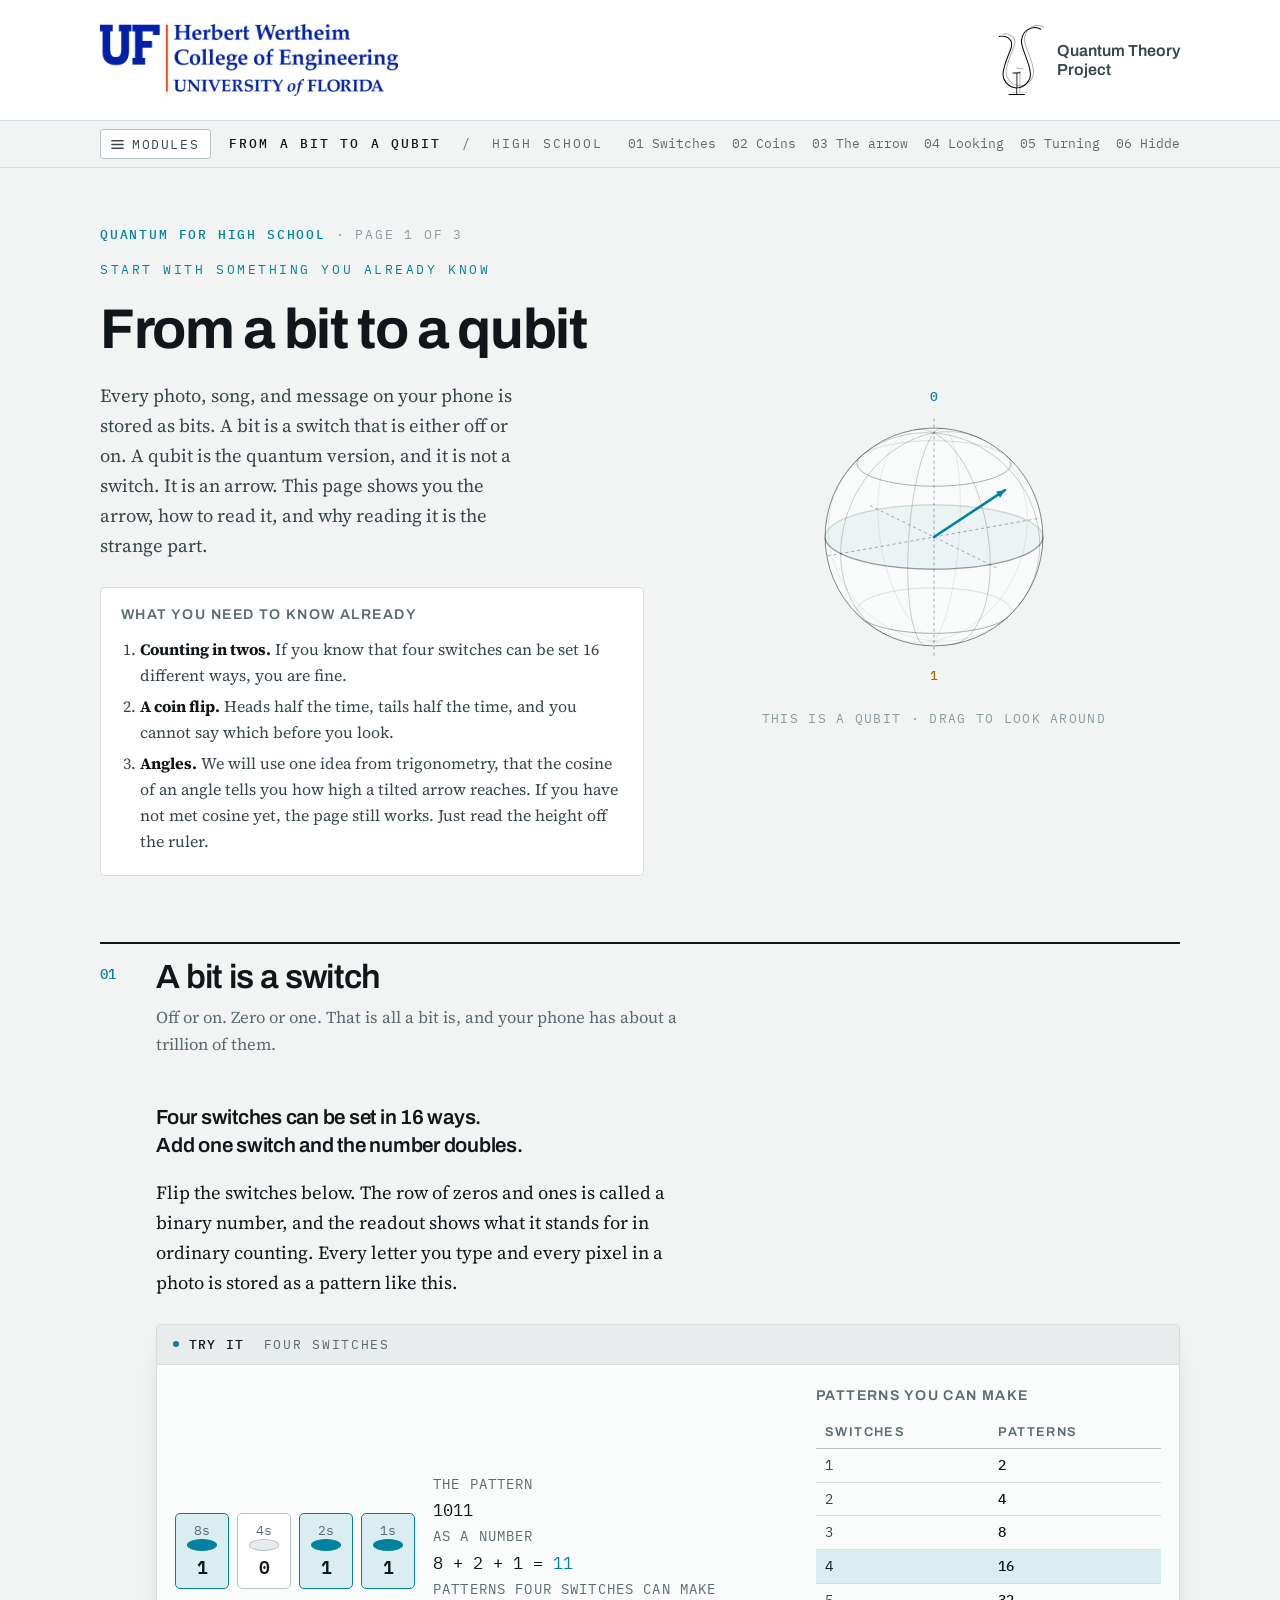
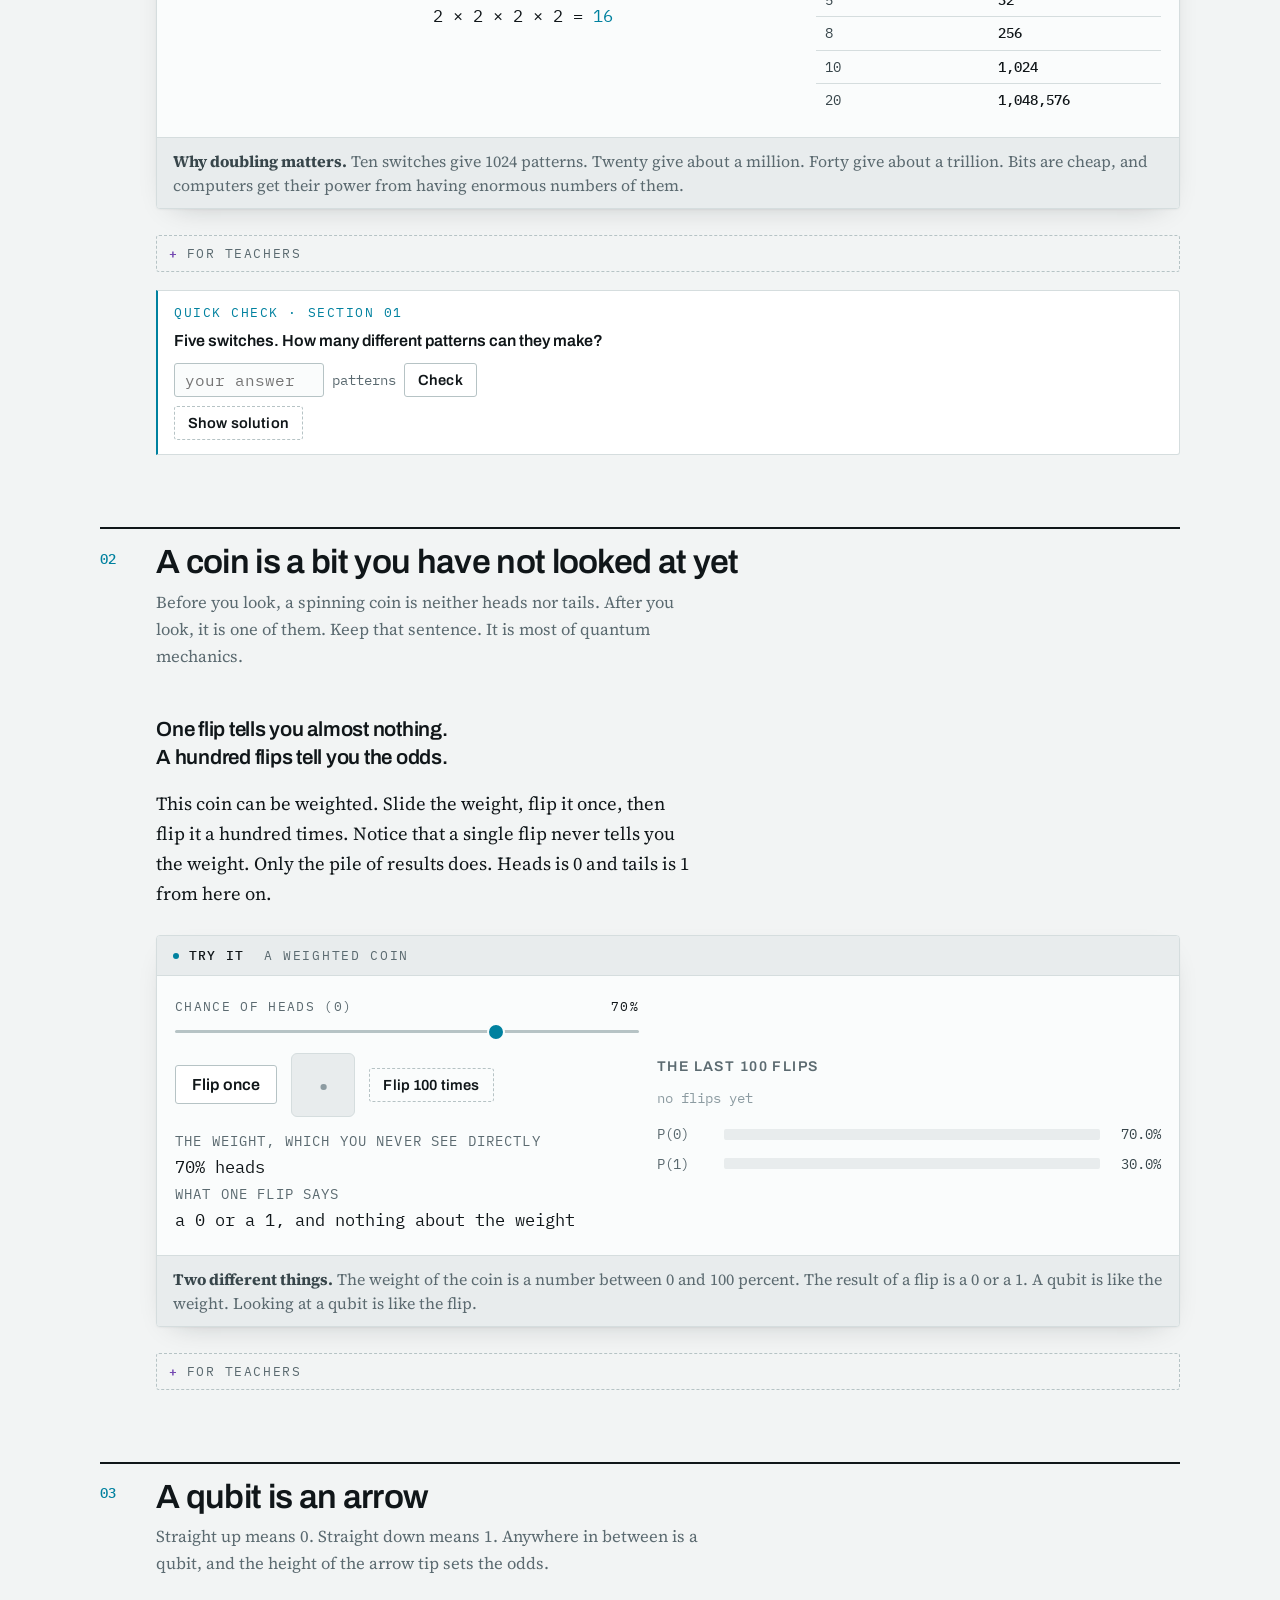
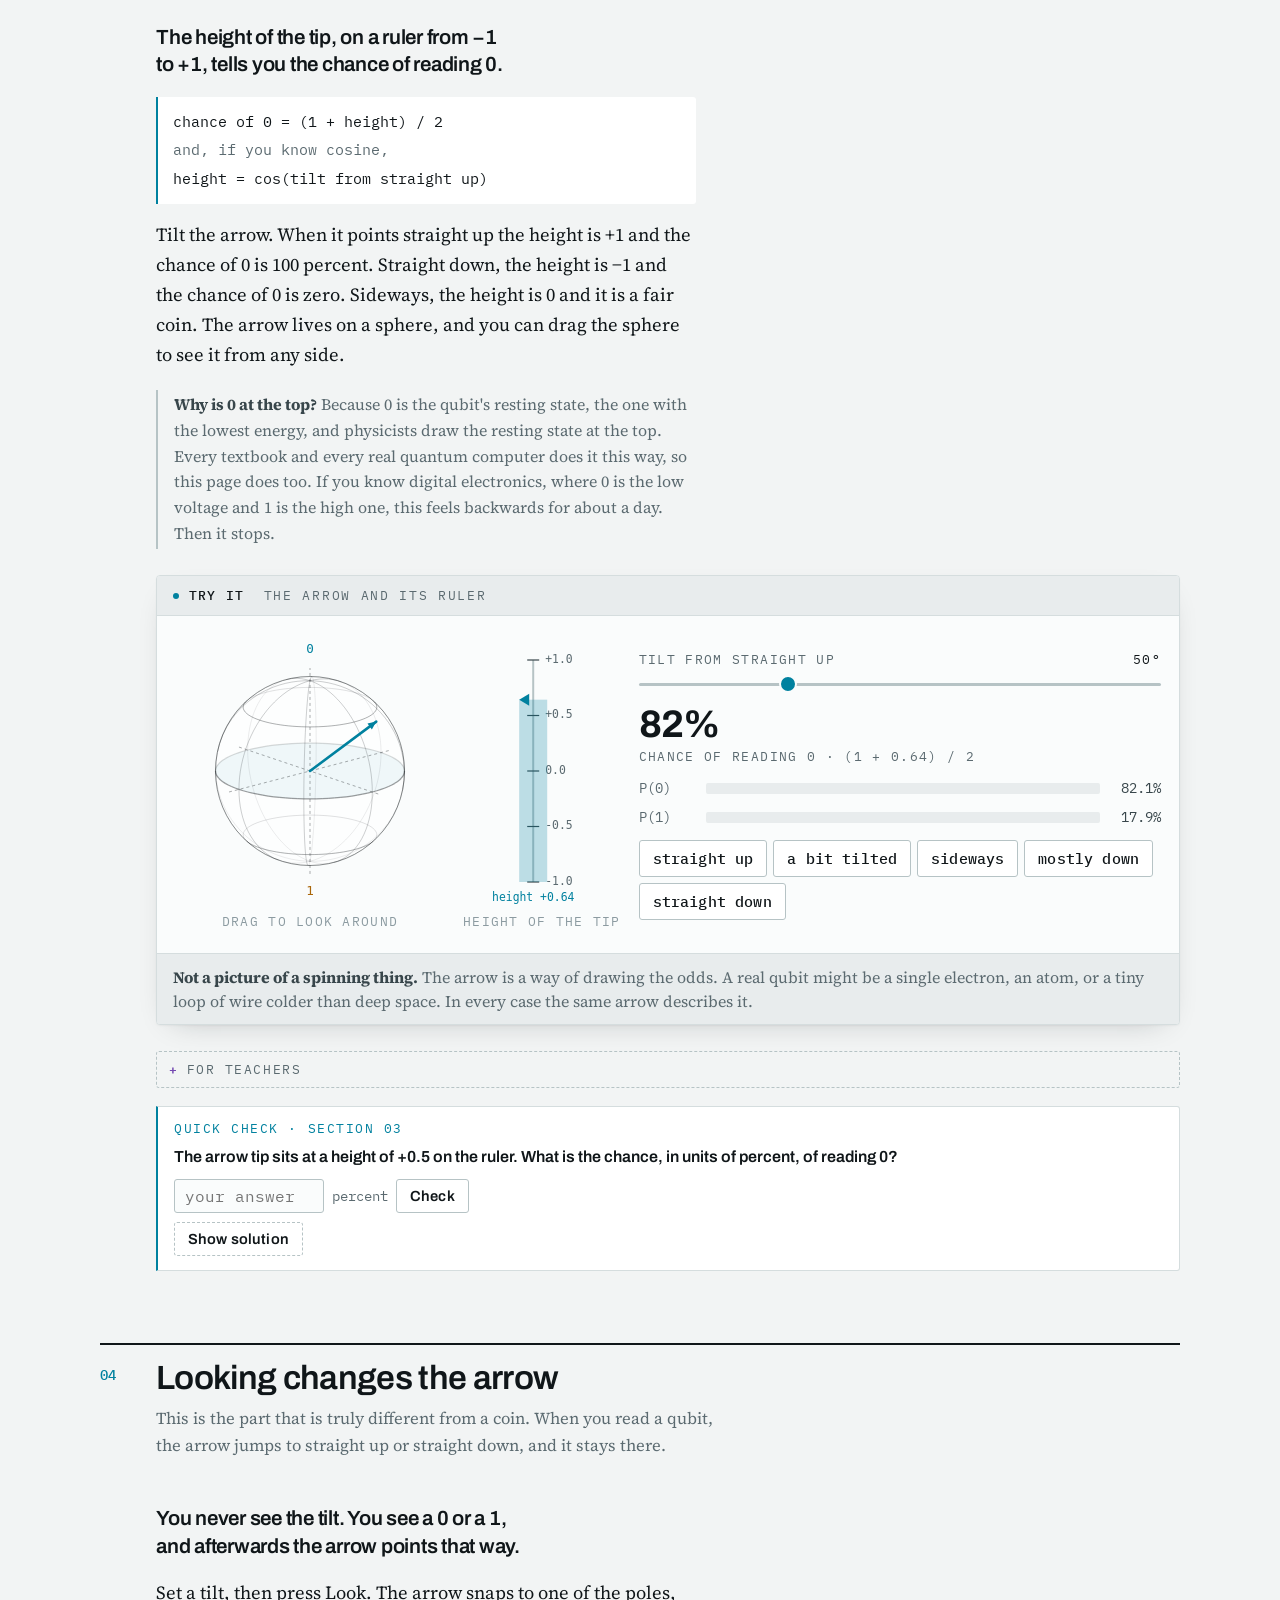
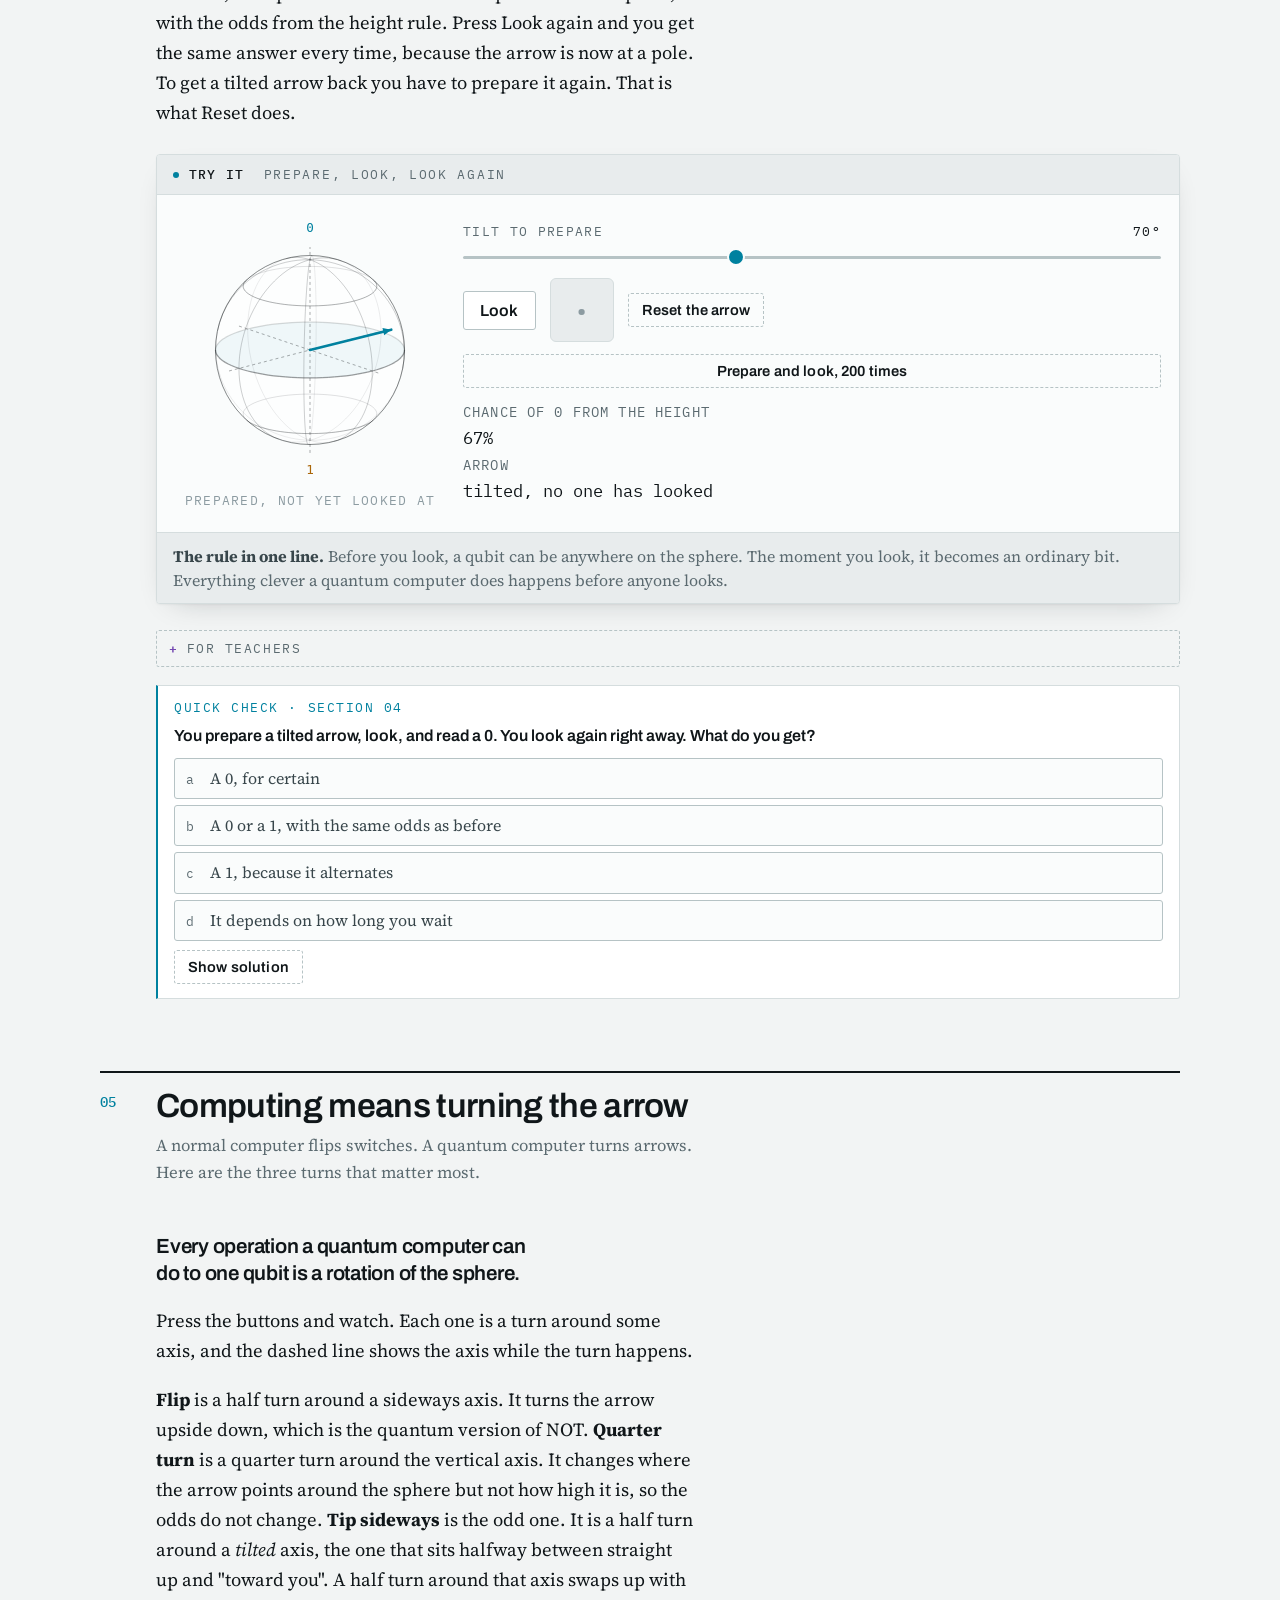
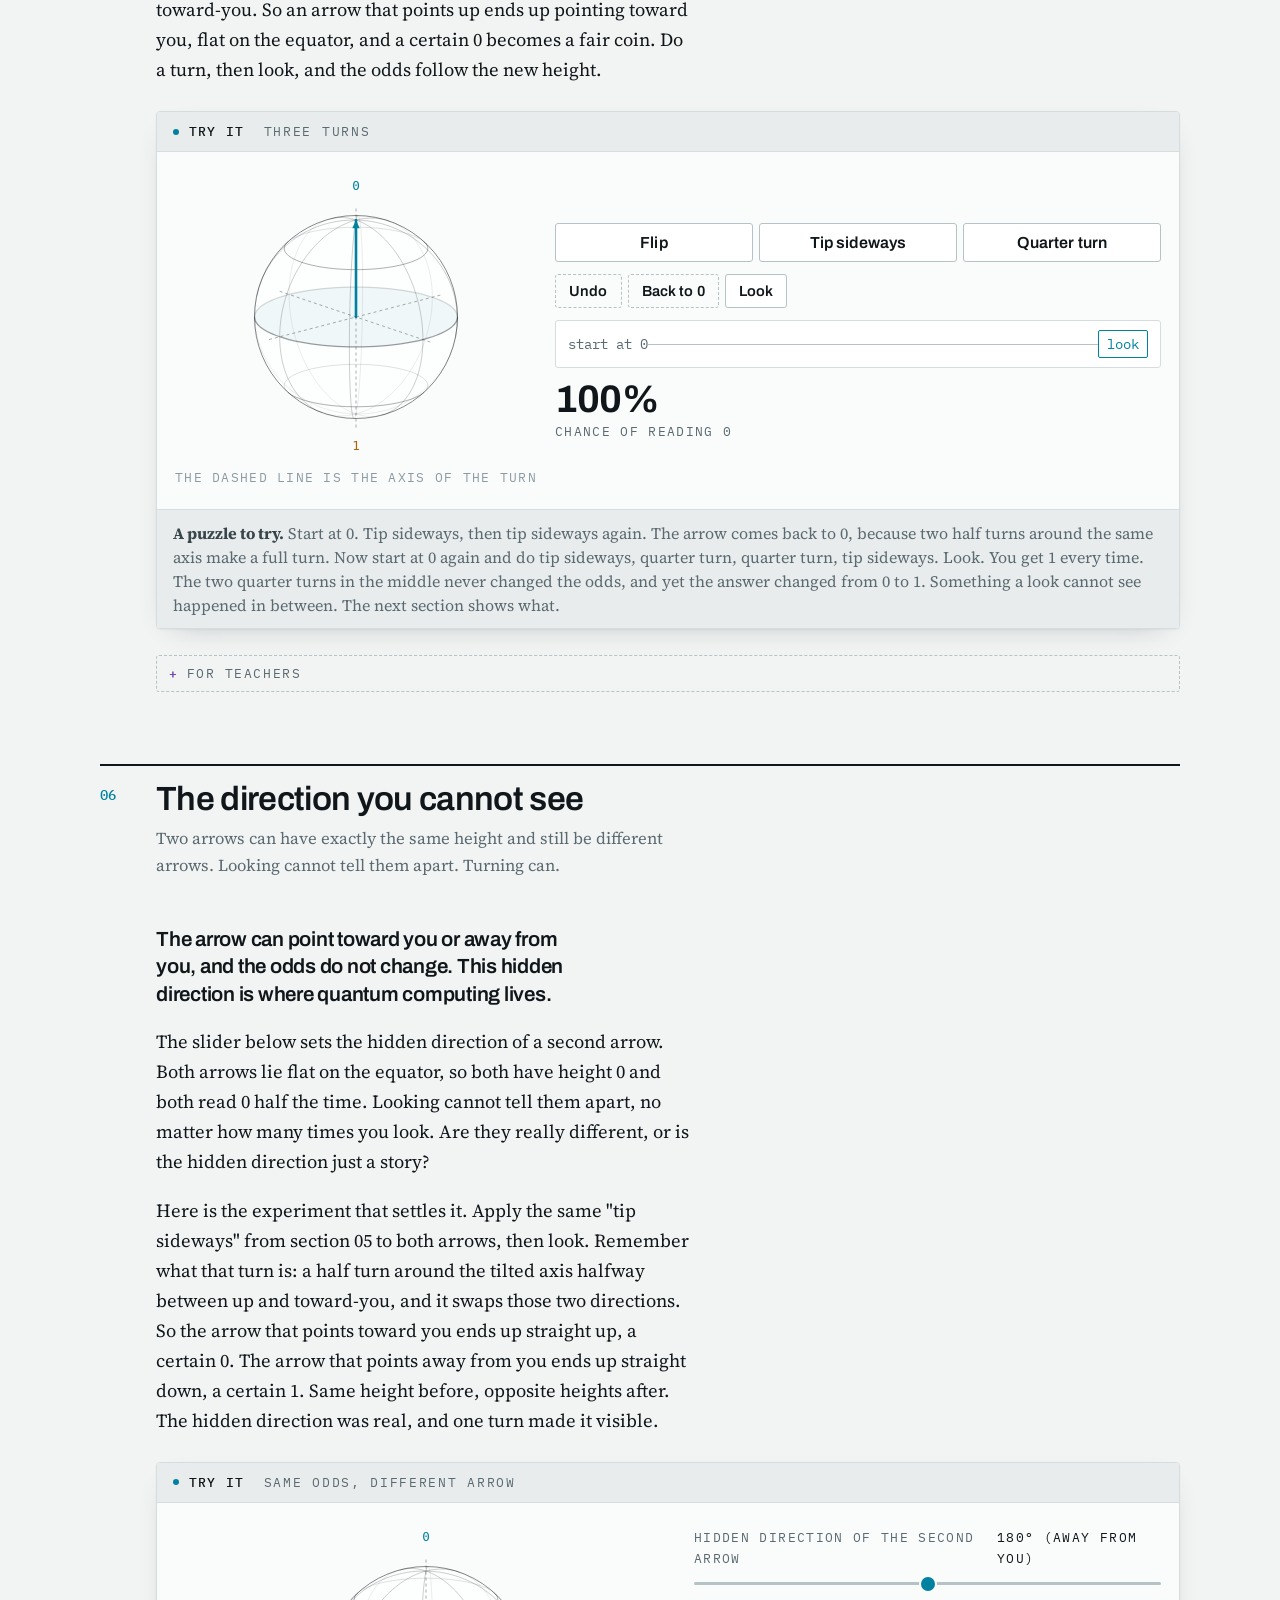
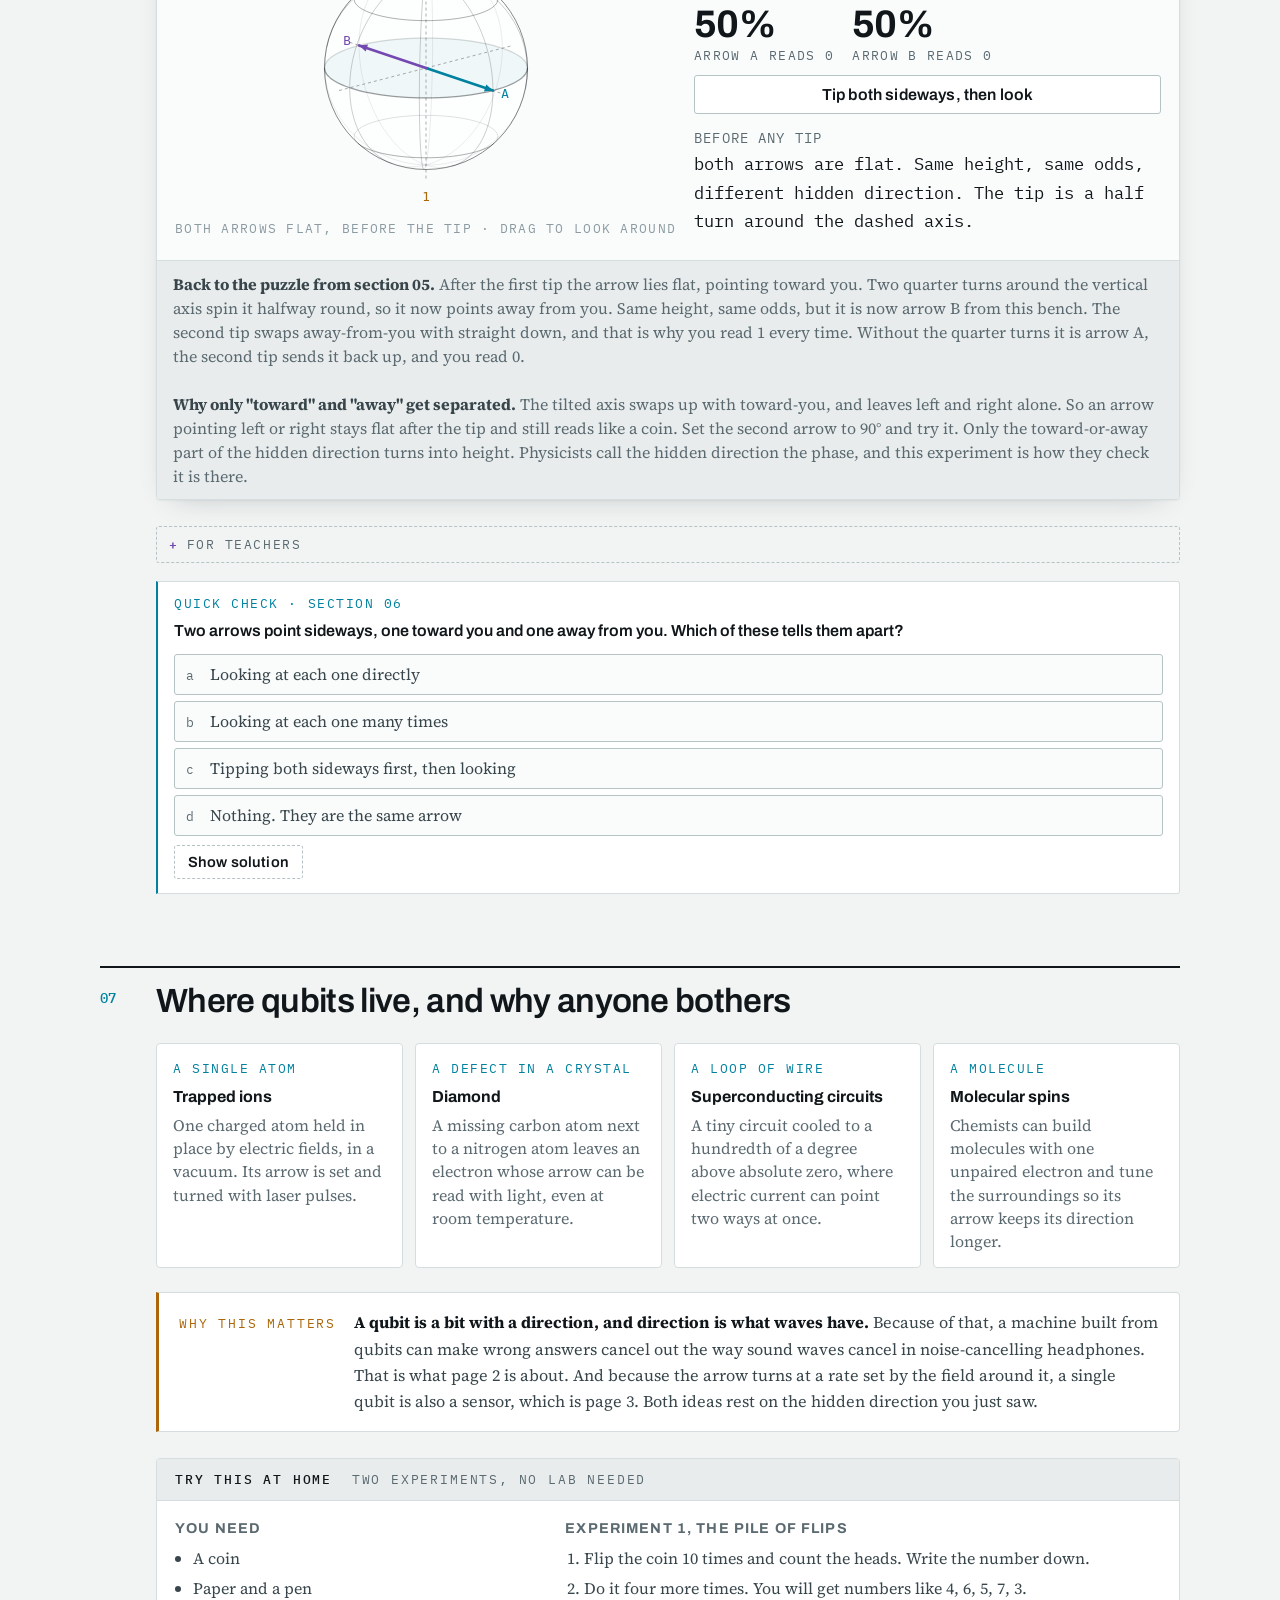
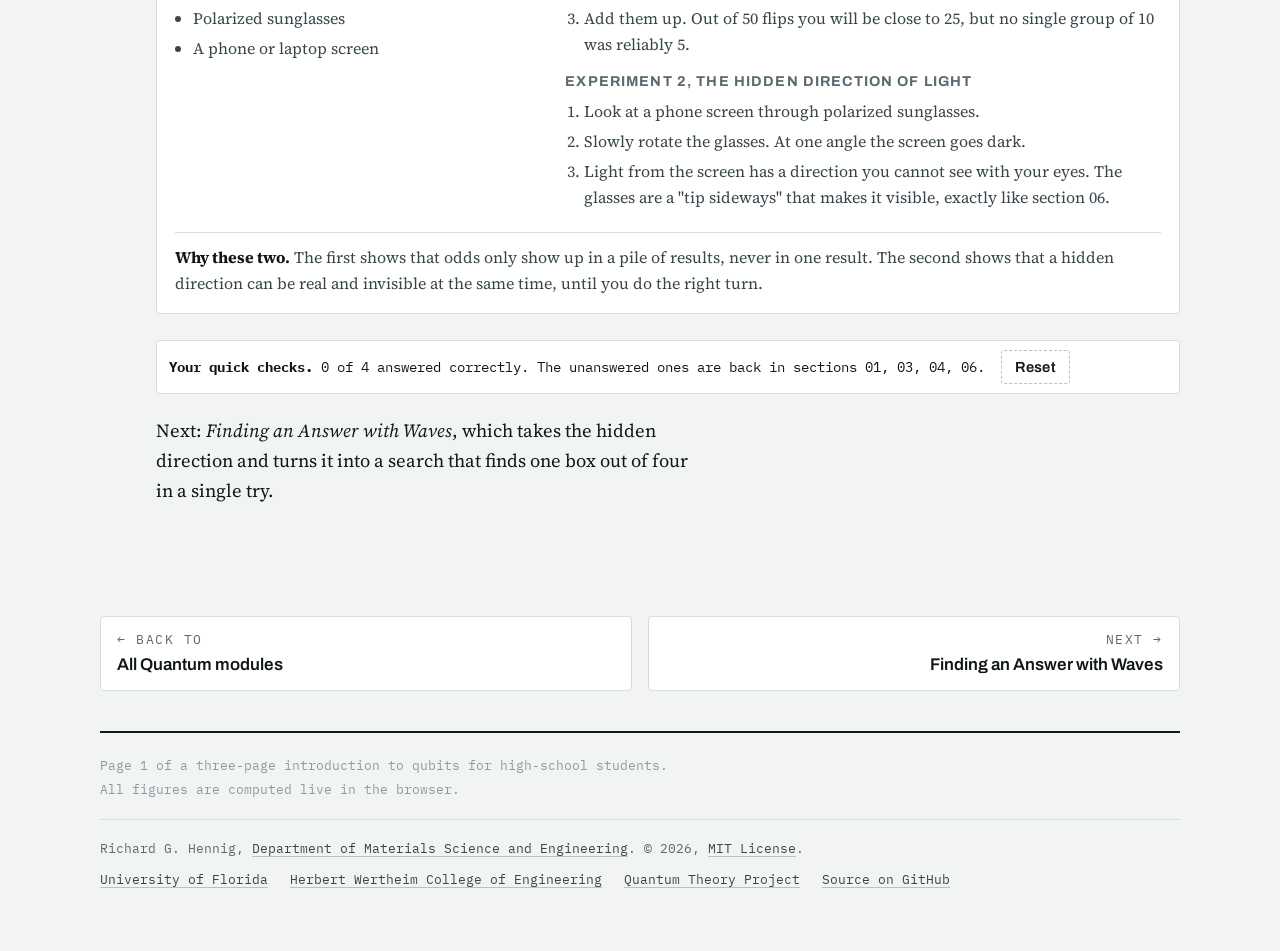
<file: docs/HS1_From_a_Bit_to_a_Qubit.html>
<!doctype html>
<html lang="en">
<head>
<meta charset="utf-8">
<meta name="viewport" content="width=device-width,initial-scale=1">
<meta name="description" content="High-school page 1 of 3: switches, coins, the qubit as an arrow with a height rule, why looking changes it, turning it, and the hidden direction.">
<style>:root{color-scheme:light dark}body{margin:0}img{max-width:100%}[hidden]{display:none!important}</style>
</head>
<body>
<title>From a Bit to a Qubit</title>
<link rel="preconnect" href="https://fonts.googleapis.com">
<link rel="preconnect" href="https://fonts.gstatic.com" crossorigin>
<link rel="stylesheet" href="https://fonts.googleapis.com/css2?family=Archivo:wght@500;600;700&family=IBM+Plex+Mono:wght@400;500;600&family=Source+Serif+4:opsz,wght@8..60,400;8..60,600&display=swap">
<link rel="stylesheet" href="assets/quantum.css">
<link rel="stylesheet" href="assets/quantum-student.css">
<link rel="stylesheet" href="assets/quantum-highschool.css">
<div class="ufbar">
  <div class="ufbar-in">
    <a class="college" href="https://www.eng.ufl.edu/">
      <img class="logo-light" src="assets/hwcoe-logo.png" width="298" height="72" alt="UF Herbert Wertheim College of Engineering, University of Florida">
      <img class="logo-dark" src="assets/hwcoe-logo-white.png" width="298" height="72" alt="UF Herbert Wertheim College of Engineering, University of Florida">
    </a>
    <a class="qtp" href="https://qtp.ufl.edu/">
      <img src="assets/qtp-logo.svg" width="47" height="72" alt="">
      <span>Quantum Theory<br>Project</span>
    </a>
  </div>
</div>

<div class="top">
  <div class="topin">
    <button class="qnav-btn" type="button" aria-expanded="false" aria-controls="qnav-panel" aria-label="All modules"><svg viewBox="0 0 16 16" aria-hidden="true"><path d="M2 4h12M2 8h12M2 12h12"/></svg><span>Modules</span></button>
    <div class="qnav-panel" id="qnav-panel" hidden></div>
    <div class="brand"><b>From a Bit to a Qubit</b> &nbsp;/&nbsp; high school</div>
    <nav class="tocbar" id="toc" aria-label="Sections"></nav>
  </div>
</div>

<div class="wrap">

<header class="hero">
  <div>
    <div class="series"><b>Quantum for high school</b> · page 1 of 3</div>
    <div class="kicker">Start with something you already know</div>
    <h1>From a bit to a qubit</h1>
    <p class="stand">Every photo, song, and message on your phone is stored as bits. A bit is a switch that is either off or on. A qubit is the quantum version, and it is not a switch. It is an arrow. This page shows you the arrow, how to read it, and why reading it is the strange part.</p>
    <div class="assume">
      <h4>What you need to know already</h4>
      <ol>
        <li><b>Counting in twos.</b> If you know that four switches can be set 16 different ways, you are fine.</li>
        <li><b>A coin flip.</b> Heads half the time, tails half the time, and you cannot say which before you look.</li>
        <li><b>Angles.</b> We will use one idea from trigonometry, that the cosine of an angle tells you how high a tilted arrow reaches. If you have not met cosine yet, the page still works. Just read the height off the ruler.</li>
      </ol>
    </div>
  </div>
  <div class="herofig">
    <div class="cvwrap">
      <canvas id="heroSphere" width="330" height="330" aria-label="An arrow on a sphere, slowly turning"></canvas>
      <div class="herohint">this is a qubit · drag to look around</div>
    </div>
  </div>
</header>

<!-- ============ 1 ============ -->
<section id="s1" data-title="01 Switches">
  <div class="shead">
    <div class="snum">01</div>
    <div>
      <h2>A bit is a switch</h2>
      <p class="sdek">Off or on. Zero or one. That is all a bit is, and your phone has about a trillion of them.</p>
    </div>
  </div>
  <div class="body"><div></div><div class="col">
    <div class="prose">
      <p class="msg">Four switches can be set in 16 ways. Add one switch and the number doubles.</p>
      <p>Flip the switches below. The row of zeros and ones is called a binary number, and the readout shows what it stands for in ordinary counting. Every letter you type and every pixel in a photo is stored as a pattern like this.</p>
    </div>
    <div class="bench">
      <div class="blab"><span class="dot"></span><b>Try it</b> &nbsp;Four switches</div>
      <div class="bbody">
        <div class="row" style="align-items:center">
          <div class="toggles" id="reg"></div>
          <div class="grow bigread" id="regread" style="flex:1 1 240px"></div>
          <div class="grow" style="flex:1 1 220px">
            <h4 style="margin-bottom:8px">Patterns you can make</h4>
            <div class="tblscroll"><table class="tbl" id="pattbl"></table></div>
          </div>
        </div>
      </div>
      <div class="bfoot"><b>Why doubling matters.</b> Ten switches give 1024 patterns. Twenty give about a million. Forty give about a trillion. Bits are cheap, and computers get their power from having enormous numbers of them.</div>
    </div>
    <details class="teacher"><summary>For teachers</summary><div class="tb">This section establishes n bits ↔ 2<sup>n</sup> states, which is the baseline that section 06 and page 2 contrast against. The binary-to-decimal readout is optional. What matters is the doubling rule, since students will need it when the page claims that n qubits require 2<sup>n</sup> numbers to describe. No probabilistic content yet; the switches are deterministic on purpose.</div></details>
    <div class="quiz" data-q="q1"></div>
  </div></div>
</section>

<!-- ============ 2 ============ -->
<section id="s2" data-title="02 Coins">
  <div class="shead">
    <div class="snum">02</div>
    <div>
      <h2>A coin is a bit you have not looked at yet</h2>
      <p class="sdek">Before you look, a spinning coin is neither heads nor tails. After you look, it is one of them. Keep that sentence. It is most of quantum mechanics.</p>
    </div>
  </div>
  <div class="body"><div></div><div class="col">
    <div class="prose">
      <p class="msg">One flip tells you almost nothing. A hundred flips tell you the odds.</p>
      <p>This coin can be weighted. Slide the weight, flip it once, then flip it a hundred times. Notice that a single flip never tells you the weight. Only the pile of results does. Heads is 0 and tails is 1 from here on.</p>
    </div>
    <div class="bench">
      <div class="blab"><span class="dot"></span><b>Try it</b> &nbsp;A weighted coin</div>
      <div class="bbody">
        <div class="row" style="align-items:center">
          <div class="grow stack" style="flex:1 1 260px">
            <div class="ctrl"><label for="cnW">Chance of heads (0) <span class="v" id="cnWV"></span></label><input type="range" id="cnW" min="0" max="100" value="70" step="1"></div>
            <div class="row" style="align-items:center;gap:14px">
              <button class="btn big" id="cnOne">Flip once</button>
              <div class="outcome" id="cnOut">·</div>
              <button class="btn ghost" id="cnMany">Flip 100 times</button>
            </div>
            <div class="bigread" id="cnread"></div>
          </div>
          <div class="grow" style="flex:1 1 300px">
            <h4 style="margin-bottom:8px">The last 100 flips</h4>
            <div class="coinrow" id="cnRow"></div>
            <div class="pbar" id="cnbars" style="margin-top:14px"></div>
          </div>
        </div>
      </div>
      <div class="bfoot"><b>Two different things.</b> The weight of the coin is a number between 0 and 100 percent. The result of a flip is a 0 or a 1. A qubit is like the weight. Looking at a qubit is like the flip.</div>
    </div>
    <details class="teacher"><summary>For teachers</summary><div class="tb">A Bernoulli trial with bias p. The point to land is the separation between the parameter (p, continuous, never directly observed) and the outcome (0 or 1). The Bloch vector's height in the next section plays the role of p. The row of a hundred coins also seeds the idea, used on page 3, that estimating p to precision ε costs about 1/ε² trials.</div></details>
  </div></div>
</section>

<!-- ============ 3 ============ -->
<section id="s3" data-title="03 The arrow">
  <div class="shead">
    <div class="snum">03</div>
    <div>
      <h2>A qubit is an arrow</h2>
      <p class="sdek">Straight up means 0. Straight down means 1. Anywhere in between is a qubit, and the height of the arrow tip sets the odds.</p>
    </div>
  </div>
  <div class="body"><div></div><div class="col">
    <div class="prose">
      <p class="msg">The height of the tip, on a ruler from −1 to +1, tells you the chance of reading 0.</p>
      <div class="eq">chance of 0 = (1 + height) / 2<br><span class="c">and, if you know cosine,</span><br>height = cos(tilt from straight up)</div>
      <p>Tilt the arrow. When it points straight up the height is +1 and the chance of 0 is 100 percent. Straight down, the height is −1 and the chance of 0 is zero. Sideways, the height is 0 and it is a fair coin. The arrow lives on a sphere, and you can drag the sphere to see it from any side.</p>
      <div class="note"><b>Why is 0 at the top?</b> Because 0 is the qubit's resting state, the one with the lowest energy, and physicists draw the resting state at the top. Every textbook and every real quantum computer does it this way, so this page does too. If you know digital electronics, where 0 is the low voltage and 1 is the high one, this feels backwards for about a day. Then it stops.</div>
    </div>
    <div class="bench">
      <div class="blab"><span class="dot"></span><b>Try it</b> &nbsp;The arrow and its ruler</div>
      <div class="bbody">
        <div class="row" style="align-items:center">
          <div class="cvwrap" style="flex:0 0 auto">
            <canvas id="arSphere" width="270" height="270" aria-label="The qubit arrow on a sphere"></canvas>
            <div class="cvcap">drag to look around</div>
          </div>
          <div class="cvwrap" style="flex:0 0 auto">
            <canvas id="arRuler" width="110" height="270" aria-label="A ruler from minus one to plus one showing the height of the arrow tip"></canvas>
            <div class="cvcap">height of the tip</div>
          </div>
          <div class="grow stack" style="flex:1 1 240px">
            <div class="ctrl"><label for="arTh">Tilt from straight up <span class="v" id="arThV"></span></label><input type="range" id="arTh" min="0" max="180" value="50" step="1"></div>
            <div class="bigpct" id="arPct">75%<small>chance of reading 0</small></div>
            <div class="pbar" id="arbars"></div>
            <div class="btnrow" id="arPresets"></div>
          </div>
        </div>
      </div>
      <div class="bfoot"><b>Not a picture of a spinning thing.</b> The arrow is a way of drawing the odds. A real qubit might be a single electron, an atom, or a tiny loop of wire colder than deep space. In every case the same arrow describes it.</div>
    </div>
    <details class="teacher"><summary>For teachers</summary><div class="tb">This is the Bloch sphere with the phase suppressed until section 06. The height rule P(0) = (1 + cos θ)/2 is exactly cos²(θ/2) by the half-angle identity, and is chosen because it needs no half angle and can be read off a ruler. The state is |ψ⟩ = cos(θ/2)|0⟩ + sin(θ/2)|1⟩ with real amplitudes. The word "sphere" rather than "circle" is deliberate, so that the second angle has somewhere to go later. The pole convention is the universal one: |0⟩ is the +1 eigenstate of Z and sits at the north pole. For a spin qubit |0⟩ = |↑⟩; for superconducting, trapped-ion, and most other qubits it is the ground state. Students coming from digital logic expect 1 to be "high," and the note above heads that off.</div></details>
    <div class="quiz" data-q="q2"></div>
  </div></div>
</section>

<!-- ============ 4 ============ -->
<section id="s4" data-title="04 Looking">
  <div class="shead">
    <div class="snum">04</div>
    <div>
      <h2>Looking changes the arrow</h2>
      <p class="sdek">This is the part that is truly different from a coin. When you read a qubit, the arrow jumps to straight up or straight down, and it stays there.</p>
    </div>
  </div>
  <div class="body"><div></div><div class="col">
    <div class="prose">
      <p class="msg">You never see the tilt. You see a 0 or a 1, and afterwards the arrow points that way.</p>
      <p>Set a tilt, then press Look. The arrow snaps to one of the poles, with the odds from the height rule. Press Look again and you get the same answer every time, because the arrow is now at a pole. To get a tilted arrow back you have to prepare it again. That is what Reset does.</p>
    </div>
    <div class="bench">
      <div class="blab"><span class="dot"></span><b>Try it</b> &nbsp;Prepare, look, look again</div>
      <div class="bbody">
        <div class="row" style="align-items:center">
          <div class="cvwrap" style="flex:0 0 auto">
            <canvas id="lkSphere" width="270" height="270" aria-label="The qubit arrow, which snaps to a pole when looked at"></canvas>
            <div class="cvcap" id="lkCap">prepared, not yet looked at</div>
          </div>
          <div class="grow stack" style="flex:1 1 260px">
            <div class="ctrl"><label for="lkTh">Tilt to prepare <span class="v" id="lkThV"></span></label><input type="range" id="lkTh" min="0" max="180" value="70" step="1"></div>
            <div class="row" style="align-items:center;gap:14px">
              <button class="btn big" id="lkLook">Look</button>
              <div class="outcome" id="lkOut">·</div>
              <button class="btn ghost" id="lkReset">Reset the arrow</button>
            </div>
            <button class="btn ghost" id="lkMany">Prepare and look, 200 times</button>
            <div class="bigread" id="lkread"></div>
          </div>
        </div>
      </div>
      <div class="bfoot"><b>The rule in one line.</b> Before you look, a qubit can be anywhere on the sphere. The moment you look, it becomes an ordinary bit. Everything clever a quantum computer does happens before anyone looks.</div>
    </div>
    <details class="teacher"><summary>For teachers</summary><div class="tb">The projective measurement postulate, presented as a game mechanic rather than a mystery. Two things students commonly get wrong are addressed by the two buttons: a repeated measurement gives the same result (the state has collapsed onto an eigenstate), and the statistics of many prepare-and-measure cycles recover the height rule. Avoid the phrase "the qubit is 0 and 1 at the same time." The arrow picture makes it unnecessary.</div></details>
    <div class="quiz" data-q="q3"></div>
  </div></div>
</section>

<!-- ============ 5 ============ -->
<section id="s5" data-title="05 Turning">
  <div class="shead">
    <div class="snum">05</div>
    <div>
      <h2>Computing means turning the arrow</h2>
      <p class="sdek">A normal computer flips switches. A quantum computer turns arrows. Here are the three turns that matter most.</p>
    </div>
  </div>
  <div class="body"><div></div><div class="col">
    <div class="prose">
      <p class="msg">Every operation a quantum computer can do to one qubit is a rotation of the sphere.</p>
      <p>Press the buttons and watch. Each one is a turn around some axis, and the dashed line shows the axis while the turn happens.</p>
      <p><b>Flip</b> is a half turn around a sideways axis. It turns the arrow upside down, which is the quantum version of NOT. <b>Quarter turn</b> is a quarter turn around the vertical axis. It changes where the arrow points around the sphere but not how high it is, so the odds do not change. <b>Tip sideways</b> is the odd one. It is a half turn around a <em>tilted</em> axis, the one that sits halfway between straight up and "toward you". A half turn around that axis swaps up with toward-you. So an arrow that points up ends up pointing toward you, flat on the equator, and a certain 0 becomes a fair coin. Do a turn, then look, and the odds follow the new height.</p>
    </div>
    <div class="bench">
      <div class="blab"><span class="dot"></span><b>Try it</b> &nbsp;Three turns</div>
      <div class="bbody">
        <div class="row" style="align-items:center">
          <div class="cvwrap" style="flex:0 0 auto">
            <canvas id="gtSphere" width="290" height="290" aria-label="The qubit arrow being rotated by gates"></canvas>
            <div class="cvcap">the dashed line is the axis of the turn</div>
          </div>
          <div class="grow stack" style="flex:1 1 260px">
            <div class="stepper">
              <button class="btn big" id="gtX">Flip</button>
              <button class="btn big" id="gtH">Tip sideways</button>
              <button class="btn big" id="gtZ">Quarter turn</button>
            </div>
            <div class="btnrow"><button class="btn ghost" id="gtUndo">Undo</button><button class="btn ghost" id="gtReset">Back to 0</button><button class="btn" id="gtLook">Look</button></div>
            <div class="circ" id="gtCirc"></div>
            <div class="bigpct" id="gtPct">100%<small>chance of reading 0</small></div>
          </div>
        </div>
      </div>
      <div class="bfoot"><b>A puzzle to try.</b> Start at 0. Tip sideways, then tip sideways again. The arrow comes back to 0, because two half turns around the same axis make a full turn. Now start at 0 again and do tip sideways, quarter turn, quarter turn, tip sideways. Look. You get 1 every time. The two quarter turns in the middle never changed the odds, and yet the answer changed from 0 to 1. Something a look cannot see happened in between. The next section shows what.</div>
    </div>
    <details class="teacher"><summary>For teachers</summary><div class="tb">Flip is the Pauli X gate (a π rotation about x). Tip sideways is the Hadamard (a π rotation about the axis halfway between x and z, which carries a pole to the equator). Quarter turn is the S gate (a π/2 rotation about z). Two S gates make a Z, and H·Z·H = X, which is the puzzle in the footer. All single-qubit gates are rotations because they must preserve the length of the state vector. The circuit strip records the sequence in the usual left-to-right notation.</div></details>
  </div></div>
</section>

<!-- ============ 6 ============ -->
<section id="s6" data-title="06 Hidden">
  <div class="shead">
    <div class="snum">06</div>
    <div>
      <h2>The direction you cannot see</h2>
      <p class="sdek">Two arrows can have exactly the same height and still be different arrows. Looking cannot tell them apart. Turning can.</p>
    </div>
  </div>
  <div class="body"><div></div><div class="col">
    <div class="prose">
      <p class="msg">The arrow can point toward you or away from you, and the odds do not change. This hidden direction is where quantum computing lives.</p>
      <p>The slider below sets the hidden direction of a second arrow. Both arrows lie flat on the equator, so both have height 0 and both read 0 half the time. Looking cannot tell them apart, no matter how many times you look. Are they really different, or is the hidden direction just a story?</p>
      <p>Here is the experiment that settles it. Apply the same "tip sideways" from section 05 to both arrows, then look. Remember what that turn is: a half turn around the tilted axis halfway between up and toward-you, and it swaps those two directions. So the arrow that points toward you ends up straight up, a certain 0. The arrow that points away from you ends up straight down, a certain 1. Same height before, opposite heights after. The hidden direction was real, and one turn made it visible.</p>
    </div>
    <div class="bench">
      <div class="blab"><span class="dot"></span><b>Try it</b> &nbsp;Same odds, different arrow</div>
      <div class="bbody">
        <div class="row" style="align-items:center">
          <div class="cvwrap" style="flex:0 0 auto">
            <canvas id="hdSphere" width="290" height="290" aria-label="Two arrows with the same height but different hidden direction"></canvas>
            <div class="cvcap" id="hdCap">both arrows flat, before the tip · drag to look around</div>
          </div>
          <div class="grow stack" style="flex:1 1 260px">
            <div class="ctrl"><label for="hdPh">Hidden direction of the second arrow <span class="v" id="hdPhV"></span></label><input type="range" id="hdPh" min="0" max="360" value="180" step="1"></div>
            <div class="row" style="gap:18px">
              <div class="bigpct" id="hdA">50%<small>arrow A reads 0</small></div>
              <div class="bigpct" id="hdB">50%<small>arrow B reads 0</small></div>
            </div>
            <button class="btn big" id="hdTip">Tip both sideways, then look</button>
            <button class="btn ghost" id="hdLook" hidden>Look at both</button>
            <div class="bigread" id="hdread"></div>
          </div>
        </div>
      </div>
      <div class="bfoot"><b>Back to the puzzle from section 05.</b> After the first tip the arrow lies flat, pointing toward you. Two quarter turns around the vertical axis spin it halfway round, so it now points away from you. Same height, same odds, but it is now arrow B from this bench. The second tip swaps away-from-you with straight down, and that is why you read 1 every time. Without the quarter turns it is arrow A, the second tip sends it back up, and you read 0.<br><br><b>Why only "toward" and "away" get separated.</b> The tilted axis swaps up with toward-you, and leaves left and right alone. So an arrow pointing left or right stays flat after the tip and still reads like a coin. Set the second arrow to 90° and try it. Only the toward-or-away part of the hidden direction turns into height. Physicists call the hidden direction the phase, and this experiment is how they check it is there.</div>
    </div>
    <details class="teacher"><summary>For teachers</summary><div class="tb">The azimuthal angle φ, the relative phase between the two amplitudes. |+⟩ and |−⟩ are indistinguishable under a Z-basis measurement and become |0⟩ and |1⟩ after a Hadamard. This is the entire mechanism behind interference on page 2, so it is worth slowing down here. Students should leave with the picture that a measurement reads latitude only, and that longitude is accessed by rotating first.</div></details>
    <div class="quiz" data-q="q4"></div>
  </div></div>
</section>

<!-- ============ hook + home ============ -->
<section id="s7" data-title="07 So what">
  <div class="shead">
    <div class="snum">07</div>
    <div>
      <h2>Where qubits live, and why anyone bothers</h2>
    </div>
  </div>
  <div class="body"><div></div><div class="col">
    <div class="uses">
      <div class="use"><span class="n">A single atom</span><b>Trapped ions</b><small>One charged atom held in place by electric fields, in a vacuum. Its arrow is set and turned with laser pulses.</small></div>
      <div class="use"><span class="n">A defect in a crystal</span><b>Diamond</b><small>A missing carbon atom next to a nitrogen atom leaves an electron whose arrow can be read with light, even at room temperature.</small></div>
      <div class="use"><span class="n">A loop of wire</span><b>Superconducting circuits</b><small>A tiny circuit cooled to a hundredth of a degree above absolute zero, where electric current can point two ways at once.</small></div>
      <div class="use"><span class="n">A molecule</span><b>Molecular spins</b><small>Chemists can build molecules with one unpaired electron and tune the surroundings so its arrow keeps its direction longer.</small></div>
    </div>
    <div class="hook">
      <div class="hk">Why this matters</div>
      <p><b>A qubit is a bit with a direction, and direction is what waves have.</b> Because of that, a machine built from qubits can make wrong answers cancel out the way sound waves cancel in noise-cancelling headphones. That is what page 2 is about. And because the arrow turns at a rate set by the field around it, a single qubit is also a sensor, which is page 3. Both ideas rest on the hidden direction you just saw.</p>
    </div>
    <div class="home">
      <div class="hh"><b>Try this at home</b> &nbsp;two experiments, no lab needed</div>
      <div class="hb">
        <div><h5>You need</h5><ul><li>A coin</li><li>Paper and a pen</li><li>Polarized sunglasses</li><li>A phone or laptop screen</li></ul></div>
        <div>
          <h5>Experiment 1, the pile of flips</h5>
          <ol><li>Flip the coin 10 times and count the heads. Write the number down.</li><li>Do it four more times. You will get numbers like 4, 6, 5, 7, 3.</li><li>Add them up. Out of 50 flips you will be close to 25, but no single group of 10 was reliably 5.</li></ol>
          <h5 style="margin-top:12px">Experiment 2, the hidden direction of light</h5>
          <ol><li>Look at a phone screen through polarized sunglasses.</li><li>Slowly rotate the glasses. At one angle the screen goes dark.</li><li>Light from the screen has a direction you cannot see with your eyes. The glasses are a "tip sideways" that makes it visible, exactly like section 06.</li></ol>
        </div>
        <div class="why"><b>Why these two.</b> The first shows that odds only show up in a pile of results, never in one result. The second shows that a hidden direction can be real and invisible at the same time, until you do the right turn.</div>
      </div>
    </div>
    <div class="verdict" id="quizTally" style="margin-top:22px"></div>
    <div class="prose" style="margin-top:22px">
      <p>Next: <em>Finding an Answer with Waves</em>, which takes the hidden direction and turns it into a search that finds one box out of four in a single try.</p>
    </div>
  </div></div>
</section>

<nav class="pager" aria-label="Previous and next module"></nav>

<footer>
  Page 1 of a three-page introduction to qubits for high-school students.<br>
  All figures are computed live in the browser.
  <div class="credit">
    <p>Richard G. Hennig, <a href="https://mse.ufl.edu/">Department of Materials Science and Engineering</a>. &copy; 2026, <a href="https://github.com/MatSciEd/Quantum/blob/main/LICENSE">MIT License</a>.</p>
    <nav aria-label="Affiliations and source">
      <a href="https://www.ufl.edu/">University of Florida</a>
      <a href="https://www.eng.ufl.edu/">Herbert Wertheim College of Engineering</a>
      <a href="https://qtp.ufl.edu/">Quantum Theory Project</a>
      <a href="https://github.com/MatSciEd/Quantum">Source on GitHub</a>
    </nav>
  </div>
</footer>
</div>
<script src="assets/quantum-nav.js" data-page="hs1"></script>
<script>
(function(){
"use strict";
const REDUCED=window.matchMedia&&window.matchMedia("(prefers-reduced-motion: reduce)").matches;
function norm3(a){const m=Math.hypot(a[0],a[1],a[2])||1;return [a[0]/m,a[1]/m,a[2]/m];}
const D2R=Math.PI/180, R2D=180/Math.PI;
const KS=[2,3,4,5,6,8,12,16,32,64];
function gauss(){let u=0,v=0;while(u===0)u=Math.random();while(v===0)v=Math.random();return Math.sqrt(-2*Math.log(u))*Math.cos(2*Math.PI*v);}
function tocBuild(){
  const toc=document.getElementById("toc");if(!toc)return;
  const secs=[].slice.call(document.querySelectorAll("section[data-title]"));
  secs.forEach(function(s){const a=document.createElement("a");a.href="#"+s.id;a.textContent=s.dataset.title;a.dataset.for=s.id;toc.appendChild(a);});
  const links={};[].forEach.call(toc.children,a=>links[a.dataset.for]=a);
  if("IntersectionObserver" in window){
    const io=new IntersectionObserver(function(ents){ents.forEach(function(e){if(e.isIntersecting){
      Object.keys(links).forEach(k=>links[k].classList.remove("on"));links[e.target.id].classList.add("on");}});},{rootMargin:"-45% 0px -50% 0px"});
    secs.forEach(s=>io.observe(s));
  }
}
/* ================= theme-aware colors ================= */
const CV={};
function readVars(){
  const cs=getComputedStyle(document.documentElement);
  ["--ink","--ink-2","--muted","--faint","--rule","--rule-strong","--zero","--one","--phase","--surface","--bench","--surface-2","--grid","--sphere"]
    .forEach(k=>CV[k]=cs.getPropertyValue(k).trim());
}
readVars();
const C=k=>CV["--"+k];
const redraws=[];
const redrawAll=()=>{readVars();redraws.forEach(f=>{try{f();}catch(e){}});};
if(window.matchMedia){
  const mq=window.matchMedia("(prefers-color-scheme: dark)");
  (mq.addEventListener?mq.addEventListener("change",redrawAll):mq.addListener(redrawAll));
}
new MutationObserver(redrawAll).observe(document.documentElement,{attributes:true,attributeFilter:["data-theme"]});

/* ================= canvas helpers ================= */
function setup(cv){
  const w=cv.width,h=cv.height,dpr=Math.min(window.devicePixelRatio||1,2);
  cv.style.width=w+"px";cv.style.height=h+"px";
  cv.width=Math.round(w*dpr);cv.height=Math.round(h*dpr);
  const g=cv.getContext("2d");g.scale(dpr,dpr);
  cv._w=w;cv._h=h;return g;
}
function clear(g,cv,bg){g.save();g.setTransform(1,0,0,1,0,0);g.clearRect(0,0,cv.width,cv.height);g.restore();
  if(bg){g.fillStyle=bg;g.fillRect(0,0,cv._w,cv._h);} }
function mono(g,size,weight){g.font=(weight||400)+" "+(size*1.2)+"px 'IBM Plex Mono', ui-monospace, monospace";}
/* keep canvas text inside its canvas: a label that would run past an edge is nudged back in */
;(function(){const P=CanvasRenderingContext2D.prototype,f=P.fillText;if(P._edgeSafe)return;P._edgeSafe=true;
  P.fillText=function(t,x,y,w){const m=this.getTransform();
    if(m.a>0&&m.b===0&&m.c===0){const tw=this.measureText(t).width,a=this.textAlign,
      l=a==="center"?x-tw/2:(a==="right"||a==="end")?x-tw:x,lo=(2-m.e)/m.a,hi=(this.canvas.width-2-m.e)/m.a;
      if(l+tw>hi)x-=Math.min(l+tw-hi,Math.max(0,l-lo));else if(l<lo)x+=lo-l;}
    return f.call(this,t,x,y,w);};})();
function dash(g,arr){g.setLineDash(arr||[]);}
function line(g,x1,y1,x2,y2,col,w){g.strokeStyle=col;g.lineWidth=w||1;g.beginPath();g.moveTo(x1,y1);g.lineTo(x2,y2);g.stroke();}
function rr(g,x,y,w,h,r){g.beginPath();
  if(g.roundRect){g.roundRect(x,y,w,h,r);}else{g.rect(x,y,w,h);} }

/* ================= Bloch sphere ================= */
function Sphere(cv,opt){
  opt=opt||{};
  const g=setup(cv),W=cv._w,H=cv._h;
  const S={az:opt.az!==undefined?opt.az:-0.72,el:opt.el!==undefined?opt.el:0.30,
           r:[0,0,1],len:1,axis:null,axisT:0,cap:opt.cap,
           labels:opt.labels!==false,small:!!opt.small,ghost:null};
  const R=Math.min(W,H)*(opt.scale||0.345);
  const cxp=W/2, cyp=H/2+(opt.dy||0);

  function basis(){
    const ca=Math.cos(S.az),sa=Math.sin(S.az),ce=Math.cos(S.el),se=Math.sin(S.el);
    return {right:[-sa,ca,0],up:[-ca*se,-sa*se,ce],fwd:[ca*ce,sa*ce,se]};
  }
  function P(p,b){
    const d=p[0]*b.fwd[0]+p[1]*b.fwd[1]+p[2]*b.fwd[2];
    return {x:cxp+R*(p[0]*b.right[0]+p[1]*b.right[1]+p[2]*b.right[2]),
            y:cyp-R*(p[0]*b.up[0]+p[1]*b.up[1]+p[2]*b.up[2]), d:d};
  }
  function circlePts(kind,a){
    const pts=[];
    for(let i=0;i<=96;i++){
      const t=i/96*Math.PI*2;
      if(kind==="lat"){const s=Math.sin(a);pts.push([s*Math.cos(t),s*Math.sin(t),Math.cos(a)]);}
      else{pts.push([Math.sin(t)*Math.cos(a),Math.sin(t)*Math.sin(a),Math.cos(t)]);}
    }
    return pts;
  }
  function poly(pts,b,colFront,colBack,w){
    for(let i=0;i<pts.length-1;i++){
      const p1=P(pts[i],b),p2=P(pts[i+1],b);
      const front=(p1.d+p2.d)/2>0;
      g.strokeStyle=front?colFront:colBack;g.lineWidth=w||1;
      g.beginPath();g.moveTo(p1.x,p1.y);g.lineTo(p2.x,p2.y);g.stroke();
    }
  }
  function arrow(from,to,col,b,w){
    const a=P(from,b),c=P(to,b);
    g.strokeStyle=col;g.lineWidth=w||2.4;g.lineCap="round";
    g.beginPath();g.moveTo(a.x,a.y);g.lineTo(c.x,c.y);g.stroke();g.lineCap="butt";
    const ang=Math.atan2(c.y-a.y,c.x-a.x),hl=9,hw=4.4;
    g.fillStyle=col;g.beginPath();
    g.moveTo(c.x,c.y);
    g.lineTo(c.x-hl*Math.cos(ang-0.42),c.y-hl*Math.sin(ang-0.42));
    g.lineTo(c.x-hl*Math.cos(ang+0.42),c.y-hl*Math.sin(ang+0.42));
    g.closePath();g.fill();
  }
  function tag(p,txt,col,b,off){
    const q=P(p,b);mono(g,S.small?9:10.5,500);g.fillStyle=col;
    g.textAlign="center";g.textBaseline="middle";
    g.fillText(txt,q.x+(off?off[0]:0),q.y+(off?off[1]:0));
  }

  S.draw=function(){
    const b=basis();
    clear(g,cv,null);
    /* ball */
    g.fillStyle=C("surface");g.globalAlpha=0.55;
    g.beginPath();g.arc(cxp,cyp,R,0,7);g.fill();g.globalAlpha=1;
    /* equatorial disc */
    const eq=circlePts("lat",Math.PI/2);
    g.beginPath();
    eq.forEach((p,i)=>{const q=P(p,b);i?g.lineTo(q.x,q.y):g.moveTo(q.x,q.y);});
    g.closePath();g.fillStyle=C("zero");g.globalAlpha=0.055;g.fill();g.globalAlpha=1;

    const back=hex(C("sphere"),0.16), front=hex(C("sphere"),0.42);
    if(!S.small){
      [Math.PI/4,Math.PI/2,3*Math.PI/4].forEach(a=>poly(circlePts("lat",a),b,front,back,a===Math.PI/2?1.25:0.8));
      for(let k=0;k<4;k++)poly(circlePts("lon",k*Math.PI/4),b,hex(C("sphere"),0.26),hex(C("sphere"),0.10),0.8);
    }else{
      poly(circlePts("lat",Math.PI/2),b,front,back,1.1);
      poly(circlePts("lon",0),b,hex(C("sphere"),0.2),hex(C("sphere"),0.08),0.8);
      poly(circlePts("lon",Math.PI/2),b,hex(C("sphere"),0.2),hex(C("sphere"),0.08),0.8);
    }
    /* rim */
    g.strokeStyle=hex(C("sphere"),0.5);g.lineWidth=1;g.beginPath();g.arc(cxp,cyp,R,0,7);g.stroke();

    /* axes */
    const AX=[[[1,0,0],"x"],[[0,1,0],"y"],[[0,0,1],"z"]];
    AX.forEach(function(A){
      const p1=P(A[0].map(v=>-v*1.14),b),p2=P(A[0].map(v=>v*1.14),b);
      dash(g,[3,3]);line(g,p1.x,p1.y,p2.x,p2.y,hex(C("sphere"),0.35),1);dash(g);
    });
    if(S.labels){
      tag([0,0,1.34],opt.pole0||"|0⟩",C("zero"),b);
      tag([0,0,-1.34],opt.pole1||"|1⟩",C("one"),b);
      if(!S.small&&!opt.noSide){
        tag([1.3,0,0],opt.side||"|+⟩",C("muted"),b);
        tag([-1.3,0,0],opt.side2||"|−⟩",C("muted"),b);
        tag([0,1.3,0],opt.side3||"|i⟩",C("muted"),b);
        tag([0,-1.3,0],opt.side4||"|−i⟩",C("muted"),b);
      }
    }

    /* rotation axis being applied */
    if(S.axis&&S.axisT>0.02){
      const n=norm3(S.axis);
      const p1=P(n.map(v=>-v*1.24),b),p2=P(n.map(v=>v*1.24),b);
      g.globalAlpha=Math.min(1,S.axisT);
      dash(g,[5,4]);line(g,p1.x,p1.y,p2.x,p2.y,C("phase"),1.8);dash(g);
      g.globalAlpha=1;
    }

    const r=S.r,L=S.len;
    const rv=[r[0]*L,r[1]*L,r[2]*L];

    /* phase construction */
    if(opt.showPhase&&L>0.02&&Math.hypot(rv[0],rv[1])>0.03){
      const foot=[rv[0],rv[1],0];
      dash(g,[2,3]);
      const a=P(rv,b),f=P(foot,b),o=P([0,0,0],b);
      line(g,a.x,a.y,f.x,f.y,hex(C("phase"),0.75),1);
      line(g,o.x,o.y,f.x,f.y,hex(C("phase"),0.75),1);
      dash(g);
      const phi=Math.atan2(rv[1],rv[0]);
      const arc=[];for(let i=0;i<=40;i++){const t=phi*i/40;arc.push([0.36*Math.cos(t),0.36*Math.sin(t),0]);}
      g.strokeStyle=C("phase");g.lineWidth=1.6;g.beginPath();
      arc.forEach((p,i)=>{const q=P(p,b);i?g.lineTo(q.x,q.y):g.moveTo(q.x,q.y);});g.stroke();
      tag([0.52*Math.cos(phi/2),0.52*Math.sin(phi/2),0.04],"φ",C("phase"),b);
      /* theta arc */
      const st=Math.hypot(rv[0],rv[1]),ct=rv[2],th=Math.atan2(st,ct),ux=rv[0]/(st||1),uy=rv[1]/(st||1);
      const arc2=[];for(let i=0;i<=40;i++){const t=th*i/40;arc2.push([0.5*Math.sin(t)*ux,0.5*Math.sin(t)*uy,0.5*Math.cos(t)]);}
      g.strokeStyle=C("zero");g.lineWidth=1.6;g.beginPath();
      arc2.forEach((p,i)=>{const q=P(p,b);i?g.lineTo(q.x,q.y):g.moveTo(q.x,q.y);});g.stroke();
      tag([0.63*Math.sin(th/2)*ux,0.63*Math.sin(th/2)*uy,0.63*Math.cos(th/2)],"θ",C("zero"),b);
    }

    /* point cloud */
    if(S.points&&S.points.length){
      S.points.forEach(function(p){const q=P(p,b);g.fillStyle=hex(p[3]||C("zero"),q.d>0?0.8:0.22);g.beginPath();g.arc(q.x,q.y,2.1,0,7);g.fill();});
    }
    /* ghost (previous state) */
    if(S.ghost){
      g.globalAlpha=0.28;arrow([0,0,0],S.ghost,C("muted"),b,1.8);g.globalAlpha=1;
    }

    /* state vector */
    if(S.noArrow){}else if(L<0.035){
      const o=P([0,0,0],b);
      g.fillStyle=C("muted");g.beginPath();g.arc(o.x,o.y,4,0,7);g.fill();
      g.strokeStyle=hex(C("muted"),0.5);dash(g,[2,3]);g.lineWidth=1;
      g.beginPath();g.arc(cxp,cyp,R*0.985,0,7);g.stroke();dash(g);
      mono(g,S.small?9:9.5,500);g.fillStyle=C("muted");g.textAlign="center";g.textBaseline="middle";
      g.fillText("no direction",cxp,cyp+19);
    }else{
      const col=rv[2]>=0?C("zero"):C("one");
      arrow([0,0,0],rv,col,b,2.6);
      if(L<0.985){
        const q=P(rv,b);g.strokeStyle=hex(col,0.5);g.lineWidth=1;dash(g,[2,2]);
        const e=P(r,b);g.beginPath();g.moveTo(q.x,q.y);g.lineTo(e.x,e.y);g.stroke();dash(g);
      }
    }
    if(S.second){arrow([0,0,0],S.second.r,S.second.c||C("phase"),b,2.6);
      if(S.second.label){tag(S.second.r.map(v=>v*1.18),S.second.label,S.second.c||C("phase"),b);}}
    if(S.mainLabel){tag(rv.map(v=>v*1.18),S.mainLabel,rv[2]>=0?C("zero"):C("one"),b);}
    if(S.cap){mono(g,9.5,500);g.fillStyle=C("faint");g.textAlign="left";g.textBaseline="top";g.fillText(S.cap,8,7);}
  };

  /* drag */
  let drag=null;
  cv.style.cursor="grab";
  cv.addEventListener("pointerdown",e=>{drag={x:e.clientX,y:e.clientY,az:S.az,el:S.el};cv.setPointerCapture(e.pointerId);cv.style.cursor="grabbing";});
  cv.addEventListener("pointermove",e=>{
    if(!drag)return;
    S.az=drag.az-(e.clientX-drag.x)*0.0115;
    S.el=Math.max(-1.35,Math.min(1.35,drag.el+(e.clientY-drag.y)*0.0115));
    S.draw();
  });
  const end=()=>{drag=null;cv.style.cursor="grab";};
  cv.addEventListener("pointerup",end);cv.addEventListener("pointercancel",end);
  redraws.push(()=>S.draw());
  return S;
}
function hex(c,a){
  c=(c||"#888").trim();
  if(c[0]==="#"){
    if(c.length===4)c="#"+c[1]+c[1]+c[2]+c[2]+c[3]+c[3];
    const n=parseInt(c.slice(1),16);
    return "rgba("+((n>>16)&255)+","+((n>>8)&255)+","+(n&255)+","+a+")";
  }
  if(c.indexOf("rgb")===0)return c.replace(/rgba?\(([^)]+)\)/,(m,p)=>{const v=p.split(",").map(s=>s.trim());return "rgba("+v[0]+","+v[1]+","+v[2]+","+a+")";});
  return c;
}

/* ================= probability bars ================= */
function bars(el,p0,p1){
  el.innerHTML=
   '<div class="pb"><span class="lbl">P(0)</span><span class="track"><span class="fill" style="width:'+(p0*100).toFixed(1)+'%;background:'+C("zero")+'"></span></span><span class="val">'+(p0*100).toFixed(1)+'%</span></div>'+
   '<div class="pb"><span class="lbl">P(1)</span><span class="track"><span class="fill" style="width:'+(p1*100).toFixed(1)+'%;background:'+C("one")+'"></span></span><span class="val">'+(p1*100).toFixed(1)+'%</span></div>';
}

/* ================= chart frame helper ================= */
function frame(g,cv,m){
  clear(g,cv,C("bench"));
  return {l:m.l,r:cv._w-m.r,t:m.t,b:cv._h-m.b,w:cv._w-m.l-m.r,h:cv._h-m.t-m.b};
}
function axisText(g,txt,x,y,align,base,col,size){
  mono(g,size||9.5,400);g.fillStyle=col||C("muted");
  g.textAlign=align||"center";g.textBaseline=base||"middle";g.fillText(txt,x,y);
}

/* ================= dial renderer ================= */
function dialGeom(cv){const W=cv._w,H=cv._h;return {cx:W/2,cy:H/2,R:Math.min(W,H)*0.37};}
function dialPt(d,angDeg,rad){const a=angDeg*D2R;return {x:d.cx+(rad===undefined?d.R:rad)*Math.sin(a),y:d.cy-(rad===undefined?d.R:rad)*Math.cos(a)};}
function drawDial(g,cv,o){
  const d=dialGeom(cv);
  clear(g,cv,null);
  /* face */
  g.fillStyle=C("surface");g.globalAlpha=0.7;g.beginPath();g.arc(d.cx,d.cy,d.R,0,7);g.fill();g.globalAlpha=1;
  /* cells (resolution) */
  if(o.cells){
    const n=Math.max(1,Math.floor(360/o.cells)), step=360/n;
    for(let i=0;i<n;i++){
      g.beginPath();
      g.arc(d.cx,d.cy,d.R*1.06,(i*step-90)*D2R,((i+1)*step-90)*D2R);
      g.arc(d.cx,d.cy,d.R*0.94,((i+1)*step-90)*D2R,(i*step-90)*D2R,true);
      g.closePath();
      g.fillStyle=i%2?hex(C("zero"),0.30):hex(C("zero"),0.08);g.fill();
    }
  }
  /* ring */
  g.strokeStyle=hex(C("sphere"),0.55);g.lineWidth=1.2;g.beginPath();g.arc(d.cx,d.cy,d.R,0,7);g.stroke();
  /* ticks */
  if(o.ticks&&o.ticks>0&&o.ticks<=128){
    for(let i=0;i<o.ticks;i++){
      const a=i*360/o.ticks, p1=dialPt(d,a,d.R*0.9), p2=dialPt(d,a,d.R*1.0);
      line(g,p1.x,p1.y,p2.x,p2.y,hex(C("ink"),0.7),o.ticks>24?1:1.6);
    }
  }else if(o.ticks>128){
    g.strokeStyle=hex(C("ink"),0.5);g.lineWidth=5;g.beginPath();g.arc(d.cx,d.cy,d.R*0.95,0,7);g.stroke();
  }
  /* fuzz wedge */
  if(o.fuzz&&o.pointer!==null&&o.pointer!==undefined){
    const a0=(o.pointer-o.fuzz/2-90)*D2R,a1=(o.pointer+o.fuzz/2-90)*D2R;
    g.beginPath();g.moveTo(d.cx,d.cy);g.arc(d.cx,d.cy,d.R,a0,a1);g.closePath();
    g.fillStyle=hex(C("one"),0.22);g.fill();
  }
  /* labels */
  if(o.labels){
    mono(g,11,500);g.textAlign="center";g.textBaseline="middle";
    const L=o.labels, r=d.R*1.22;
    if(L.t){g.fillStyle=L.tc||C("zero");const p=dialPt(d,0,r);g.fillText(L.t,p.x,p.y);}
    if(L.b){g.fillStyle=L.bc||C("one");const p=dialPt(d,180,r);g.fillText(L.b,p.x,p.y);}
    if(L.r){g.fillStyle=C("muted");const p=dialPt(d,90,r);g.fillText(L.r,p.x,p.y);}
    if(L.l){g.fillStyle=C("muted");const p=dialPt(d,270,r);g.fillText(L.l,p.x,p.y);}
  }
  if(o.extra)o.extra(g,d);
  /* pointer(s) */
  const ptrs=o.pointers||(o.pointer!==null&&o.pointer!==undefined?[{a:o.pointer,c:o.pointerColor}]:[]);
  ptrs.forEach(function(p){
    const col=p.c||C("ink"), tip=dialPt(d,p.a,d.R*0.86);
    g.strokeStyle=col;g.lineWidth=p.w||2.6;g.lineCap="round";
    g.beginPath();g.moveTo(d.cx,d.cy);g.lineTo(tip.x,tip.y);g.stroke();g.lineCap="butt";
    g.fillStyle=col;g.beginPath();g.arc(tip.x,tip.y,4.2,0,7);g.fill();
    if(p.label){mono(g,10,500);g.fillStyle=col;g.textAlign="center";g.textBaseline="middle";
      const q=dialPt(d,p.a,d.R*1.13);g.fillText(p.label,q.x,q.y);}
  });
  g.fillStyle=C("ink");g.beginPath();g.arc(d.cx,d.cy,3.2,0,7);g.fill();
  if(o.cap){mono(g,9.5,500);g.fillStyle=C("faint");g.textAlign="left";g.textBaseline="top";g.fillText(o.cap,8,7);}
}
function dialClick(cv,fn){
  const d=()=>dialGeom(cv);
  let down=false;
  function ang(e){
    const r=cv.getBoundingClientRect(), sx=cv._w/r.width, sy=cv._h/r.height;
    const x=(e.clientX-r.left)*sx-d().cx, y=(e.clientY-r.top)*sy-d().cy;
    return ((Math.atan2(x,-y)*R2D)+360)%360;
  }
  cv.style.cursor="crosshair";
  cv.addEventListener("pointerdown",e=>{down=true;cv.setPointerCapture(e.pointerId);fn(ang(e));});
  cv.addEventListener("pointermove",e=>{if(down)fn(ang(e));});
  const up=()=>{down=false;};
  cv.addEventListener("pointerup",up);cv.addEventListener("pointercancel",up);
}
const p0of=thDeg=>Math.pow(Math.cos(thDeg*D2R/2),2);


/* ================================================================
   QUICK CHECKS - answer first, then feedback and the solution
   quizEngine(bank, storageKey) renders every .quiz[data-q] mount
   ================================================================ */
function quizEngine(QUIZ,KEY){
  let state={};
  try{state=JSON.parse(localStorage.getItem(KEY)||"{}")||{};}catch(e){state={};}
  function save(){try{localStorage.setItem(KEY,JSON.stringify(state));}catch(e){}}
  function st(id){return state[id]||(state[id]={tries:0,done:false,first:null,solved:false});}

  function parseNum(s){
    s=String(s||"").trim().replace(/,/g,"").replace(/\s+/g,"").replace(/°|%|ns$/g,"");
    if(!s)return NaN;
    if(/^-?[\d.]+$/.test(s))return parseFloat(s);
    if(/^[\d.^*+\-/()]+$/.test(s)){
      try{const v=Function('"use strict";return ('+s.replace(/\^/g,"**")+")")();return typeof v==="number"&&isFinite(v)?v:NaN;}catch(e){return NaN;}
    }
    return NaN;
  }

  function render(Q,mount){
    const S=st(Q.id);
    mount.innerHTML="";
    const head=document.createElement("div");head.className="qh";
    head.innerHTML='<span>Quick check · section '+Q.sec+'</span><span class="st" id="'+Q.id+'st"></span>';
    const qt=document.createElement("div");qt.className="qt";qt.innerHTML=Q.q;
    mount.appendChild(head);mount.appendChild(qt);
    const fb=document.createElement("div");fb.className="fb";fb.hidden=true;
    const acts=document.createElement("div");acts.className="acts";
    const sol=document.createElement("div");sol.className="sol";sol.hidden=true;sol.innerHTML="<b>Solution.</b> "+Q.sol;
    const showSol=document.createElement("button");showSol.className="btn ghost";showSol.textContent="Show solution";
    const again=document.createElement("button");again.className="btn ghost";again.textContent="Try again";again.hidden=true;
    let inputs=[];

    function status(){
      const el=document.getElementById(Q.id+"st");
      if(!el)return;
      el.textContent=S.done?(S.first?"correct first time":"correct after "+S.tries+(S.tries===1?" try":" tries")):S.solved?"solution shown":(S.tries?S.tries+(S.tries===1?" try":" tries"):"");
      tally();
    }
    function finish(correct,msg){
      S.tries++;
      if(correct&&!S.done){S.done=true;if(S.first===null)S.first=(S.tries===1);}
      if(!correct&&S.first===null)S.first=false;
      save();
      fb.hidden=false;fb.className="fb "+(correct?"ok":"no");
      fb.innerHTML=(correct?"<b>Correct.</b> ":"<b>Not quite.</b> ")+msg;
      if(correct){sol.hidden=false;showSol.hidden=true;again.hidden=true;inputs.forEach(i=>i.disabled=true);}
      else{again.hidden=false;}
      status();
    }
    function reveal(){S.solved=true;save();sol.hidden=false;showSol.hidden=true;status();}

    if(Q.type==="mc"){
      const opts=document.createElement("div");opts.className="opts";
      Q.opts.forEach(function(o,i){
        const b=document.createElement("button");b.className="opt";b.type="button";
        b.innerHTML='<span class="L">'+"abcd"[i]+'</span><span>'+o[0]+'</span>';
        b.onclick=function(){
          if(S.done)return;
          [].forEach.call(opts.children,c=>c.classList.remove("wrong"));
          const correct=(i===Q.ans);
          b.classList.add(correct?"right":"wrong");
          if(correct){[].forEach.call(opts.children,c=>c.disabled=true);}
          finish(correct,correct?"":o[1]);
        };
        opts.appendChild(b);inputs.push(b);
      });
      mount.appendChild(opts);
      again.onclick=()=>{[].forEach.call(opts.children,c=>c.classList.remove("wrong"));fb.hidden=true;again.hidden=true;};
    }else{
      const row=document.createElement("div");row.className="num";
      const inp=document.createElement("input");inp.type="text";inp.inputMode="decimal";inp.placeholder="your answer";inp.id=Q.id+"in";inp.setAttribute("aria-label","answer for "+Q.id);
      const unit=document.createElement("span");unit.className="u";unit.textContent=Q.unit;
      const chk=document.createElement("button");chk.className="btn";chk.textContent="Check";
      function submit(){
        if(S.done)return;
        const v=parseNum(inp.value);
        if(isNaN(v)){fb.hidden=false;fb.className="fb no";fb.innerHTML="Enter a number. Powers like <b>2^7</b> are fine.";return;}
        if(Q.ok(v))finish(true,"");
        else if(Q.near&&Q.near(v))finish(true,Q.nearMsg||"Close enough.");
        else finish(false,Q.hint(v));
      }
      chk.onclick=submit;inp.addEventListener("keydown",e=>{if(e.key==="Enter")submit();});
      row.appendChild(inp);row.appendChild(unit);row.appendChild(chk);
      mount.appendChild(row);inputs.push(inp,chk);
      again.onclick=()=>{fb.hidden=true;again.hidden=true;inp.focus();};
    }
    showSol.onclick=reveal;
    acts.appendChild(again);acts.appendChild(showSol);
    mount.appendChild(fb);mount.appendChild(acts);mount.appendChild(sol);
    if(S.done){sol.hidden=false;showSol.hidden=true;inputs.forEach(i=>i.disabled=true);
      if(Q.type==="mc"){const b=mount.querySelectorAll(".opt")[Q.ans];if(b)b.classList.add("right");}
      fb.hidden=false;fb.className="fb ok";fb.innerHTML="<b>Correct.</b> Answered earlier.";}
    else if(S.solved){sol.hidden=false;showSol.hidden=true;}
    status();
  }
  function tally(){
    const el=document.getElementById("quizTally");if(!el)return;
    const done=QUIZ.filter(Q=>st(Q.id).done).length, first=QUIZ.filter(Q=>st(Q.id).done&&st(Q.id).first).length;
    el.className="verdict "+(done===QUIZ.length?"good":"");
    el.innerHTML="<b>Your quick checks.</b> "+done+" of "+QUIZ.length+" answered correctly"+(done?", "+first+" on the first try":"")+"."+
      (done<QUIZ.length?" The unanswered ones are back in sections "+QUIZ.filter(Q=>!st(Q.id).done).map(Q=>Q.sec).join(", ")+".":" Every section's question is done.")+
      ' <button class="btn ghost" id="quizReset" style="margin-left:8px">Reset</button>';
    const r=document.getElementById("quizReset");
    if(r)r.onclick=()=>{state={};save();QUIZ.forEach(Q=>{const m=document.querySelector('.quiz[data-q="'+Q.id+'"]');if(m)render(Q,m);});tally();};
  }
  QUIZ.forEach(Q=>{const m=document.querySelector('.quiz[data-q="'+Q.id+'"]');if(m)render(Q,m);});
  tally();
}

/* ================= shared bits for page 1 ================= */
function rotAxis(v,ax,ang){const n=norm3(ax),c=Math.cos(ang),s=Math.sin(ang),d=n[0]*v[0]+n[1]*v[1]+n[2]*v[2];
  const cr=[n[1]*v[2]-n[2]*v[1],n[2]*v[0]-n[0]*v[2],n[0]*v[1]-n[1]*v[0]];
  return [v[0]*c+cr[0]*s+n[0]*d*(1-c),v[1]*c+cr[1]*s+n[1]*d*(1-c),v[2]*c+cr[2]*s+n[2]*d*(1-c)];}
const TIP_AXIS=[Math.SQRT1_2,0,Math.SQRT1_2];
const p0h=h=>(1+h)/2;                                   /* height rule */
function vecOf(thDeg,phDeg){const T=thDeg*D2R,P=(phDeg||0)*D2R;return [Math.sin(T)*Math.cos(P),Math.sin(T)*Math.sin(P),Math.cos(T)];}
function pctBars(el,p0){bars(el,p0,1-p0);}
function drawRuler(g,cv,h,col){
  clear(g,cv,C("bench"));
  const W=cv._w,H=cv._h,x=W*0.42,top=24,bot=H-24;
  const Y=v=>bot-(bot-top)*(v+1)/2;
  line(g,x,top,x,bot,C("rule-strong"),2);
  [-1,-0.5,0,0.5,1].forEach(v=>{line(g,x-6,Y(v),x+6,Y(v),C("ink-2"),1.2);axisText(g,(v>0?"+":"")+v.toFixed(1),x+12,Y(v),"left","middle",C("muted"),9.5);});
  g.fillStyle=hex(col,0.25);g.fillRect(x-14,Y(h),28,Y(-1)-Y(h));
  g.fillStyle=col;g.beginPath();g.moveTo(x-14,Y(h));g.lineTo(x-4,Y(h)-6);g.lineTo(x-4,Y(h)+6);g.closePath();g.fill();
  axisText(g,"height "+(h>=0?"+":"")+h.toFixed(2),x,H-8,"center","middle",col,9.5);
}

/* ================= hero ================= */
(function(){
  const sph=Sphere(document.getElementById("heroSphere"),{showPhase:false,scale:0.33,pole0:"0",pole1:"1",noSide:true});
  let t=0.4,spin=true;
  document.getElementById("heroSphere").addEventListener("pointerdown",()=>{spin=false;});
  if(REDUCED){sph.r=vecOf(55,40);sph.draw();return;}
  (function loop(){if(spin)sph.az=-0.72+Math.sin(t*0.12)*0.5;t+=0.016;sph.r=vecOf(60+18*Math.sin(t*0.4),t*35);sph.draw();requestAnimationFrame(loop);})();
})();

/* ================= 01 switches ================= */
(function(){
  const bits=[1,0,1,1];const reg=document.getElementById("reg");
  function render(){
    reg.innerHTML="";
    bits.forEach(function(b,i){const el=document.createElement("button");el.className="tg"+(b?" on":"");
      el.innerHTML='<span>'+["8s","4s","2s","1s"][i]+'</span><span class="knob"></span><span class="val">'+b+'</span>';
      el.setAttribute("aria-label","switch worth "+[8,4,2,1][i]+" is "+b);el.onclick=()=>{bits[i]^=1;render();};reg.appendChild(el);});
    const v=bits.reduce((s,b)=>s*2+b,0);
    document.getElementById("regread").innerHTML=
      '<span class="k">the pattern</span>'+bits.join("")+
      '<br><span class="k">as a number</span>'+bits.map((b,i)=>b?[8,4,2,1][i]:null).filter(x=>x!==null).join(" + ")+(v?" = ":"")+'<span class="z">'+v+'</span>'+
      '<br><span class="k">patterns four switches can make</span>2 × 2 × 2 × 2 = <span class="z">16</span>';
    let h="<tr><th>switches</th><th>patterns</th></tr>";
    [1,2,3,4,5,8,10,20].forEach(n=>{h+="<tr><td"+(n===4?' class="hi"':'')+">"+n+"</td><td class='out"+(n===4?" hi":"")+"'>"+(Math.pow(2,n)).toLocaleString()+"</td></tr>";});
    document.getElementById("pattbl").innerHTML=h;
  }
  render();
})();

/* ================= 02 coins ================= */
(function(){
  const W=document.getElementById("cnW");let last=[];
  function paint(){
    const p=+W.value/100;
    document.getElementById("cnWV").textContent=W.value+"%";
    document.getElementById("cnRow").innerHTML=last.length?last.map(r=>'<span class="coin '+(r?"o":"z")+'">'+r+'</span>').join(""):'<span style="font-family:\'IBM Plex Mono\',monospace;font-size:.866rem;color:var(--faint)">no flips yet</span>';
    const z=last.filter(r=>r===0).length,n=last.length;
    pctBars(document.getElementById("cnbars"),n?z/n:p);
    document.getElementById("cnread").innerHTML=
      '<span class="k">the weight, which you never see directly</span>'+W.value+'% heads'+
      (n?'<br><span class="k">what the pile of '+n+' flips says</span><span class="z">'+Math.round(100*z/n)+'% heads</span>, '+z+' of '+n:'<br><span class="k">what one flip says</span>a 0 or a 1, and nothing about the weight');
  }
  document.getElementById("cnOne").onclick=()=>{const r=Math.random()<+W.value/100?0:1;const o=document.getElementById("cnOut");o.textContent=r;o.className="outcome "+(r?"o":"z");last.push(r);if(last.length>100)last.shift();paint();};
  document.getElementById("cnMany").onclick=()=>{last=[];for(let i=0;i<100;i++)last.push(Math.random()<+W.value/100?0:1);paint();};
  W.oninput=()=>{last=[];const o=document.getElementById("cnOut");o.textContent="·";o.className="outcome";paint();};
  redraws.push(paint);paint();
})();

/* ================= 03 the arrow ================= */
(function(){
  const sph=Sphere(document.getElementById("arSphere"),{scale:0.35,pole0:"0",pole1:"1",noSide:true});
  const rc=document.getElementById("arRuler"),rg=setup(rc);
  const TH=document.getElementById("arTh");
  const presets=[["straight up",0],["a bit tilted",30],["sideways",90],["mostly down",140],["straight down",180]];
  const pp=document.getElementById("arPresets");
  presets.forEach(p=>{const b=document.createElement("button");b.className="btn gate";b.textContent=p[0];b.onclick=()=>{TH.value=p[1];upd();};pp.appendChild(b);});
  function upd(){
    const th=+TH.value,h=Math.cos(th*D2R),p=p0h(h);
    sph.r=vecOf(th,25);sph.len=1;sph.draw();
    drawRuler(rg,rc,h,h>=0?C("zero"):C("one"));
    document.getElementById("arThV").textContent=th+"°";
    document.getElementById("arPct").innerHTML=Math.round(100*p)+"%<small>chance of reading 0 · (1 + "+(h>=0?"":"−")+Math.abs(h).toFixed(2)+") / 2</small>";
    pctBars(document.getElementById("arbars"),p);
  }
  TH.oninput=upd;redraws.push(upd);upd();
})();

/* ================= 04 looking ================= */
(function(){
  const sph=Sphere(document.getElementById("lkSphere"),{scale:0.35,pole0:"0",pole1:"1",noSide:true});
  const TH=document.getElementById("lkTh");
  let looked=null,anim=null;
  function state(){return looked===null?vecOf(+TH.value,25):(looked===0?[0,0,1]:[0,0,-1]);}
  function paint(){
    sph.r=state();sph.len=1;sph.ghost=looked!==null?vecOf(+TH.value,25):null;sph.draw();
    document.getElementById("lkThV").textContent=TH.value+"°";
    const p=p0h(Math.cos(+TH.value*D2R));
    document.getElementById("lkCap").textContent=looked===null?"prepared, not yet looked at":"looked at: the arrow is now at "+looked+" and stays there";
    document.getElementById("lkread").innerHTML=
      '<span class="k">chance of 0 from the height</span>'+Math.round(100*p)+'%'+
      (looked===null?'<br><span class="k">arrow</span>tilted, no one has looked':'<br><span class="k">arrow</span>at pole '+looked+'. Look again and you get '+looked+' for certain.');
  }
  function look(){
    if(looked===null){const p=p0h(Math.cos(+TH.value*D2R));looked=Math.random()<p?0:1;}
    const o=document.getElementById("lkOut");o.textContent=looked;o.className="outcome "+(looked?"o":"z");paint();
  }
  document.getElementById("lkLook").onclick=look;
  document.getElementById("lkReset").onclick=()=>{looked=null;const o=document.getElementById("lkOut");o.textContent="·";o.className="outcome";paint();};
  document.getElementById("lkMany").onclick=()=>{const p=p0h(Math.cos(+TH.value*D2R));let z=0;for(let i=0;i<200;i++)if(Math.random()<p)z++;
    document.getElementById("lkread").innerHTML+='<br><span class="k">200 fresh arrows, each looked at once</span>0 × <span class="z">'+z+'</span>&nbsp;&nbsp;1 × <span class="o">'+(200-z)+'</span> &nbsp;(expected about '+Math.round(200*p)+' zeros)';};
  TH.oninput=()=>{looked=null;const o=document.getElementById("lkOut");o.textContent="·";o.className="outcome";paint();};
  redraws.push(paint);paint();
})();

/* ================= 05 turning ================= */
(function(){
  const sph=Sphere(document.getElementById("gtSphere"),{scale:0.35,pole0:"0",pole1:"1",noSide:true});
  let r=[0,0,1],hist=[],anim=null;
  const GATES={X:{ax:[1,0,0],ang:Math.PI,label:"Flip"},H:{ax:[Math.SQRT1_2,0,Math.SQRT1_2],ang:Math.PI,label:"Tip"},Z:{ax:[0,0,1],ang:Math.PI/2,label:"Quarter"}};
  const rotate=rotAxis;
  function apply(k){
    if(anim)return;const G=GATES[k],from=r.slice();hist.push({k:k,before:from});
    const t0=performance.now();sph.axis=G.ax;
    anim=function(now){const f=Math.min(1,(now-t0)/450),e=f<0.5?2*f*f:1-Math.pow(-2*f+2,2)/2;
      sph.r=rotate(from,G.ax,G.ang*e);sph.axisT=1;sph.draw();
      if(f<1)requestAnimationFrame(anim);else{r=rotate(from,G.ax,G.ang);anim=null;fade();paint();}};
    requestAnimationFrame(anim);
  }
  function fade(){const t0=performance.now();(function f(now){const k=Math.min(1,(now-t0)/400);sph.axisT=1-k;sph.draw();if(k<1)requestAnimationFrame(f);else{sph.axis=null;sph.draw();}})(performance.now());}
  function paint(){
    sph.r=r;sph.len=1;sph.draw();
    const p=p0h(r[2]);
    document.getElementById("gtPct").innerHTML=Math.round(100*p)+"%<small>chance of reading 0</small>";
    let h='<span class="ket">start at 0</span><span class="wire"></span>';hist.forEach(x=>{h+='<span class="op'+(x.k==="Z"?" ph":"")+'">'+GATES[x.k].label+'</span><span class="wire"></span>';});h+='<span class="mtr">look</span>';
    document.getElementById("gtCirc").innerHTML=h;
  }
  document.getElementById("gtX").onclick=()=>apply("X");document.getElementById("gtH").onclick=()=>apply("H");document.getElementById("gtZ").onclick=()=>apply("Z");
  document.getElementById("gtUndo").onclick=()=>{if(anim||!hist.length)return;r=hist.pop().before;paint();};
  document.getElementById("gtReset").onclick=()=>{if(anim)return;r=[0,0,1];hist=[];paint();};
  document.getElementById("gtLook").onclick=()=>{if(anim)return;const p=p0h(r[2]),out=Math.random()<p?0:1;r=[0,0,out?-1:1];hist.push({k:null,before:r});hist.pop();paint();
    document.getElementById("gtPct").innerHTML=out+"<small>you read a "+out+". the arrow is now at that pole</small>";};
  redraws.push(paint);paint();
})();

/* ================= 06 hidden direction ================= */
(function(){
  const sph=Sphere(document.getElementById("hdSphere"),{scale:0.35,pole0:"0",pole1:"1",noSide:true,showPhase:false});
  const PH=document.getElementById("hdPh");
  let tipped=false,outA=null,outB=null,anim=null,frac=0;
  const start=()=>[vecOf(90,0),vecOf(90,+PH.value)];
  function current(){const [A0,B0]=start();const e=tipped?1:frac;return [rotAxis(A0,TIP_AXIS,Math.PI*e),rotAxis(B0,TIP_AXIS,Math.PI*e)];}
  function paint(){
    const ph=+PH.value,[A,B]=current();
    sph.r=A;sph.len=1;sph.ghost=null;sph.mainLabel="A";sph.second={r:B,c:C("phase"),label:"B"};sph.draw();
    const pa=p0h(A[2]),pb=p0h(B[2]);
    document.getElementById("hdPhV").textContent=ph+"°"+(ph===0?" (toward you, same as A)":ph===180?" (away from you)":ph===90||ph===270?" (to the side)":"");
    document.getElementById("hdA").innerHTML=(outA===null?Math.round(100*pa)+"%":outA)+"<small>"+(outA===null?"arrow A reads 0":"arrow A read this")+"</small>";
    document.getElementById("hdB").innerHTML=(outB===null?Math.round(100*pb)+"%":outB)+"<small>"+(outB===null?"arrow B reads 0":"arrow B read this")+"</small>";
    const side=Math.abs(Math.sin(ph*D2R))>0.99;
    document.getElementById("hdCap").textContent=tipped?"after the tip · drag to look around":anim?"turning around the dashed axis":"both arrows flat, before the tip · drag to look around";
    document.getElementById("hdread").innerHTML=tipped
      ?'<span class="k">after the same tip</span>A is at height '+A[2].toFixed(2)+', B is at height '+B[2].toFixed(2)+'.'+
        (Math.abs(ph-180)<3?' <span class="z">Opposite poles. A look now tells them apart every time.</span>'
        :side?' B pointed to the side, and the tilted axis leaves left and right alone, so B is still flat and still a coin.'
        :' Different heights, so a look now separates them most of the time.')
      :'<span class="k">before any tip</span>both arrows are flat. Same height, same odds, different hidden direction. The tip is a half turn around the dashed axis.';
  }
  function tip(){
    if(anim||tipped)return;
    const t0=performance.now();sph.axis=TIP_AXIS;sph.axisT=1;
    anim=function(now){const f=Math.min(1,(now-t0)/900);frac=f<0.5?2*f*f:1-Math.pow(-2*f+2,2)/2;paint();
      if(f<1)requestAnimationFrame(anim);else{tipped=true;anim=null;frac=1;
        const [A,B]=current();outA=Math.random()<p0h(A[2])?0:1;outB=Math.random()<p0h(B[2])?0:1;
        document.getElementById("hdTip").textContent="Reset both arrows";paint();
        const t1=performance.now();(function fade(n){const k=Math.min(1,(n-t1)/500);sph.axisT=1-k;sph.draw();if(k<1)requestAnimationFrame(fade);else{sph.axis=null;sph.draw();}})(performance.now());}};
    requestAnimationFrame(anim);
  }
  function reset(){tipped=false;frac=0;outA=outB=null;sph.axis=null;document.getElementById("hdTip").textContent="Tip both sideways, then look";paint();}
  document.getElementById("hdTip").onclick=function(){if(tipped)reset();else tip();};
  PH.oninput=()=>{if(anim)return;reset();};
  redraws.push(paint);paint();
})();

/* ================= quick checks ================= */
quizEngine([
  {id:"q1",sec:"01",type:"num",unit:"patterns",q:"Five switches. How many different patterns can they make?",
   ok:v=>v===32,
   hint:v=>v===10?"That is 5 + 5. Each switch doubles the count instead of adding to it."
          :v===25?"That is 5 × 5. Try 2 × 2 × 2 × 2 × 2."
          :v===16?"16 is four switches. Add one more and it doubles."
          :"Each switch doubles the number of patterns. Start from 2 and double it five times.",
   sol:"2 × 2 × 2 × 2 × 2 = <b>32</b>. Every switch you add doubles the count, which is why 10 switches already give 1024 patterns."},
  {id:"q2",sec:"03",type:"num",unit:"percent",q:"The arrow tip sits at a height of +0.5 on the ruler. What is the chance, in units of percent, of reading 0?",
   ok:v=>v>=74&&v<=76,
   hint:v=>v===50?"50% would be a height of exactly 0, sideways. This arrow is above the middle."
          :v===25?"That is the chance of reading 1. The question asks for 0."
          :v===0.75?"Right idea. The question asks for a percentage."
          :"Use the rule: chance of 0 = (1 + height) / 2.",
   sol:"(1 + 0.5) / 2 = 0.75, so <b>75%</b>. If you know cosine: a height of 0.5 is a tilt of 60° from straight up, since cos 60° = 0.5."},
  {id:"q3",sec:"04",type:"mc",q:"You prepare a tilted arrow, look, and read a 0. You look again right away. What do you get?",
   opts:[["A 0, for certain",null],
         ["A 0 or a 1, with the same odds as before","Looking moved the arrow to the 0 pole. It no longer has a tilt, so there are no odds left. Try it on the bench: Look, then Look again."],
         ["A 1, because it alternates","Nothing alternates. Once the arrow is at a pole it stays there until you prepare it again."],
         ["It depends on how long you wait","On this page nothing moves the arrow between looks. Waiting matters on page 3, where fields turn the arrow, but not here."]],
   ans:0,
   sol:"<b>A 0, for certain.</b> The first look snapped the arrow to straight up. A second look reads the height of an arrow that is already at +1, so the chance of 0 is 100%. To get odds back you have to prepare a tilted arrow again."},
  {id:"q4",sec:"06",type:"mc",q:"Two arrows point sideways, one toward you and one away from you. Which of these tells them apart?",
   opts:[["Looking at each one directly","Both are sideways, so both have height 0 and both read 0 half the time. Looking cannot separate them."],
         ["Looking at each one many times","Many looks tell you the odds more precisely, and the odds are 50% for both. Still no difference."],
         ["Tipping both sideways first, then looking",null],
         ["Nothing. They are the same arrow","They are not. The bench above showed one becoming a certain 0 and the other a certain 1 after the same tip."]],
   ans:2,
   sol:"<b>Tip first, then look.</b> A look only reads height. The two arrows differ in their hidden direction, and a tip sideways turns hidden direction into height. After the tip one arrow points up and the other down, and a look tells them apart every time."}
],"hs1-quiz-v1");

tocBuild();

})();
</script>

</body>
</html>
</file>
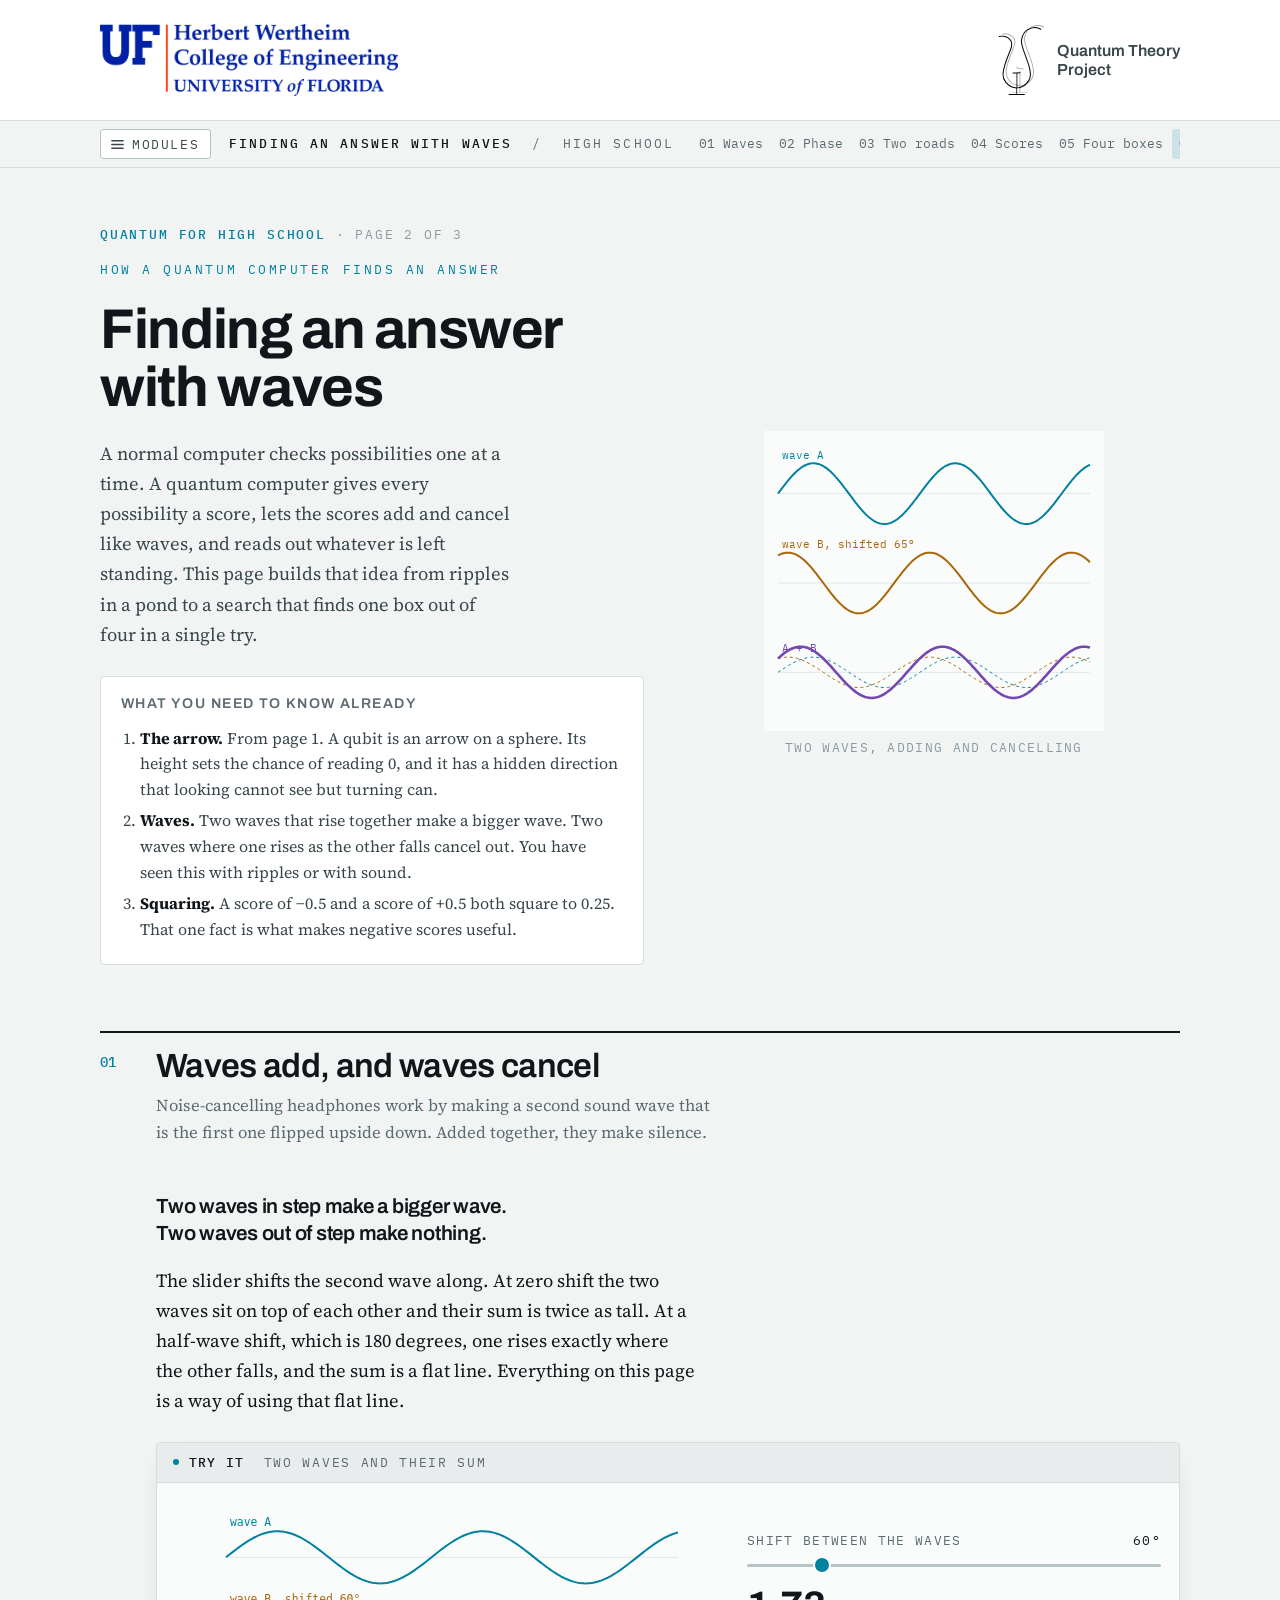
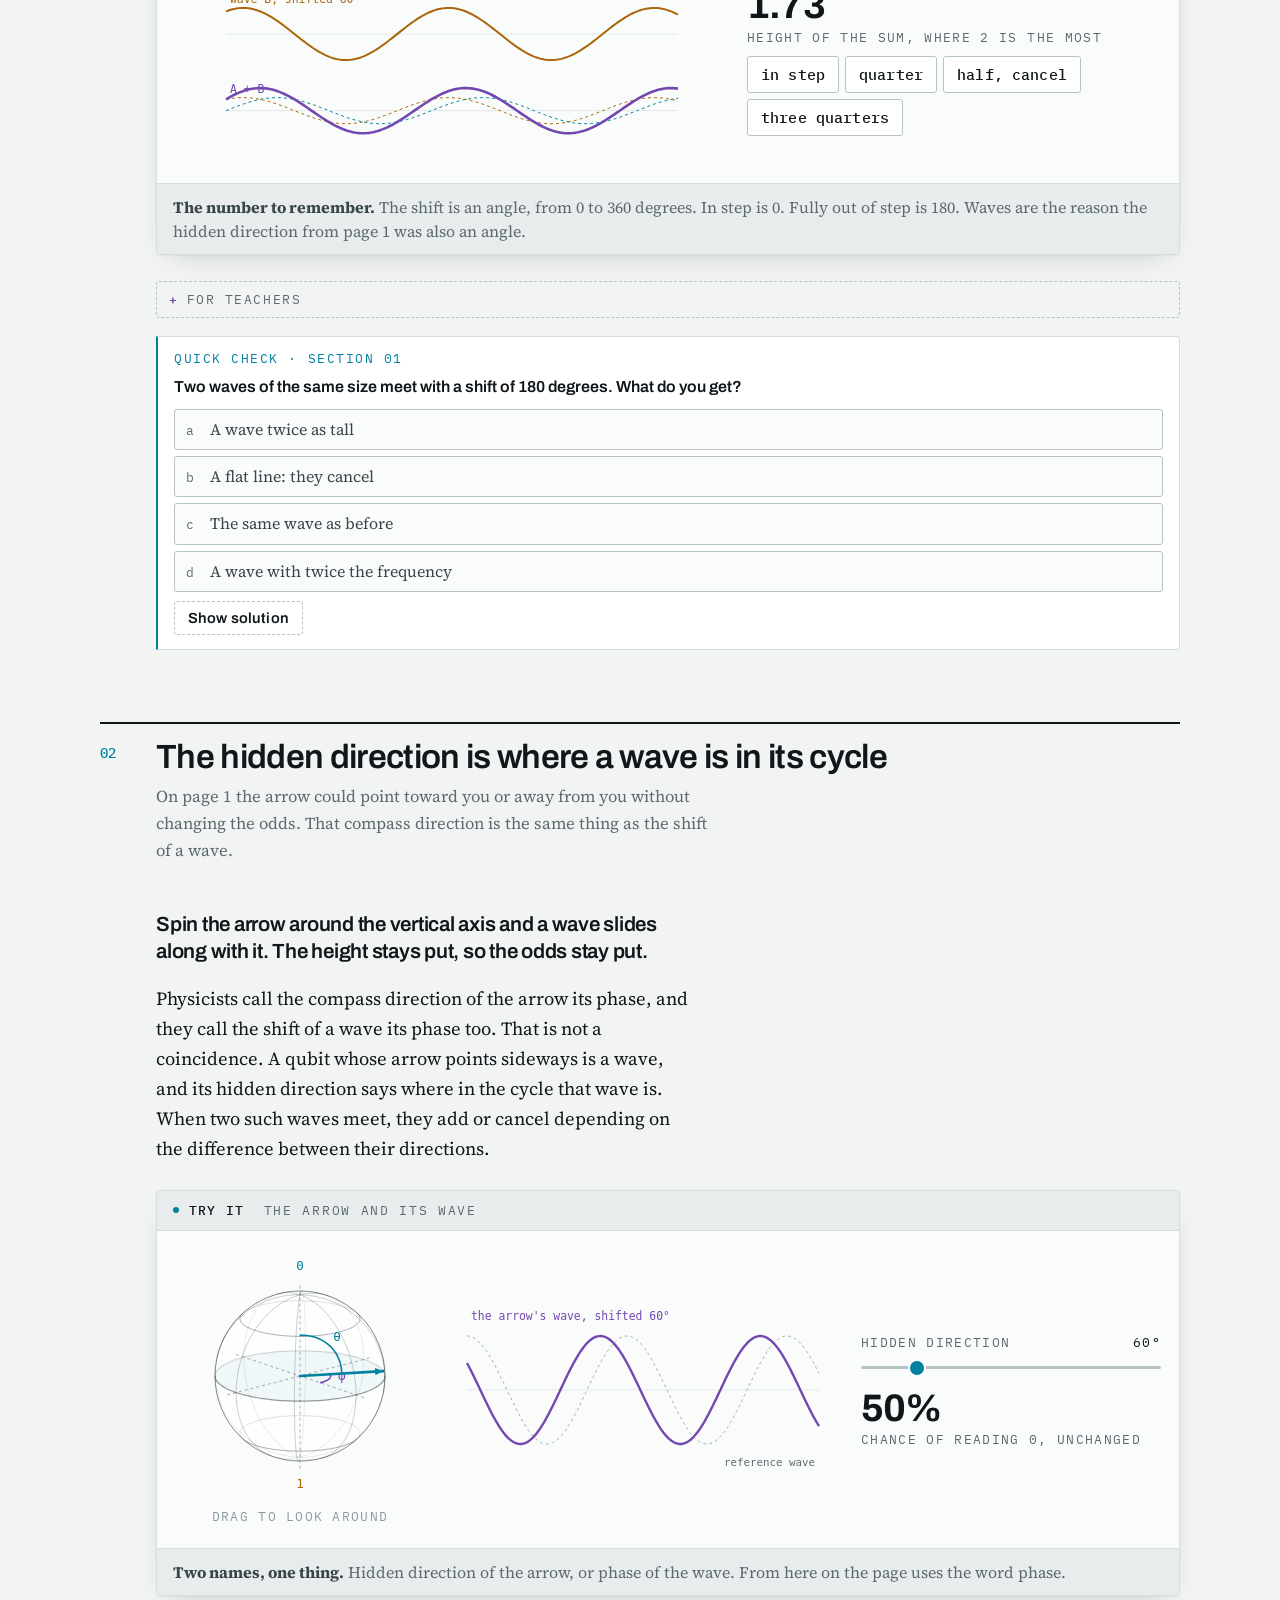
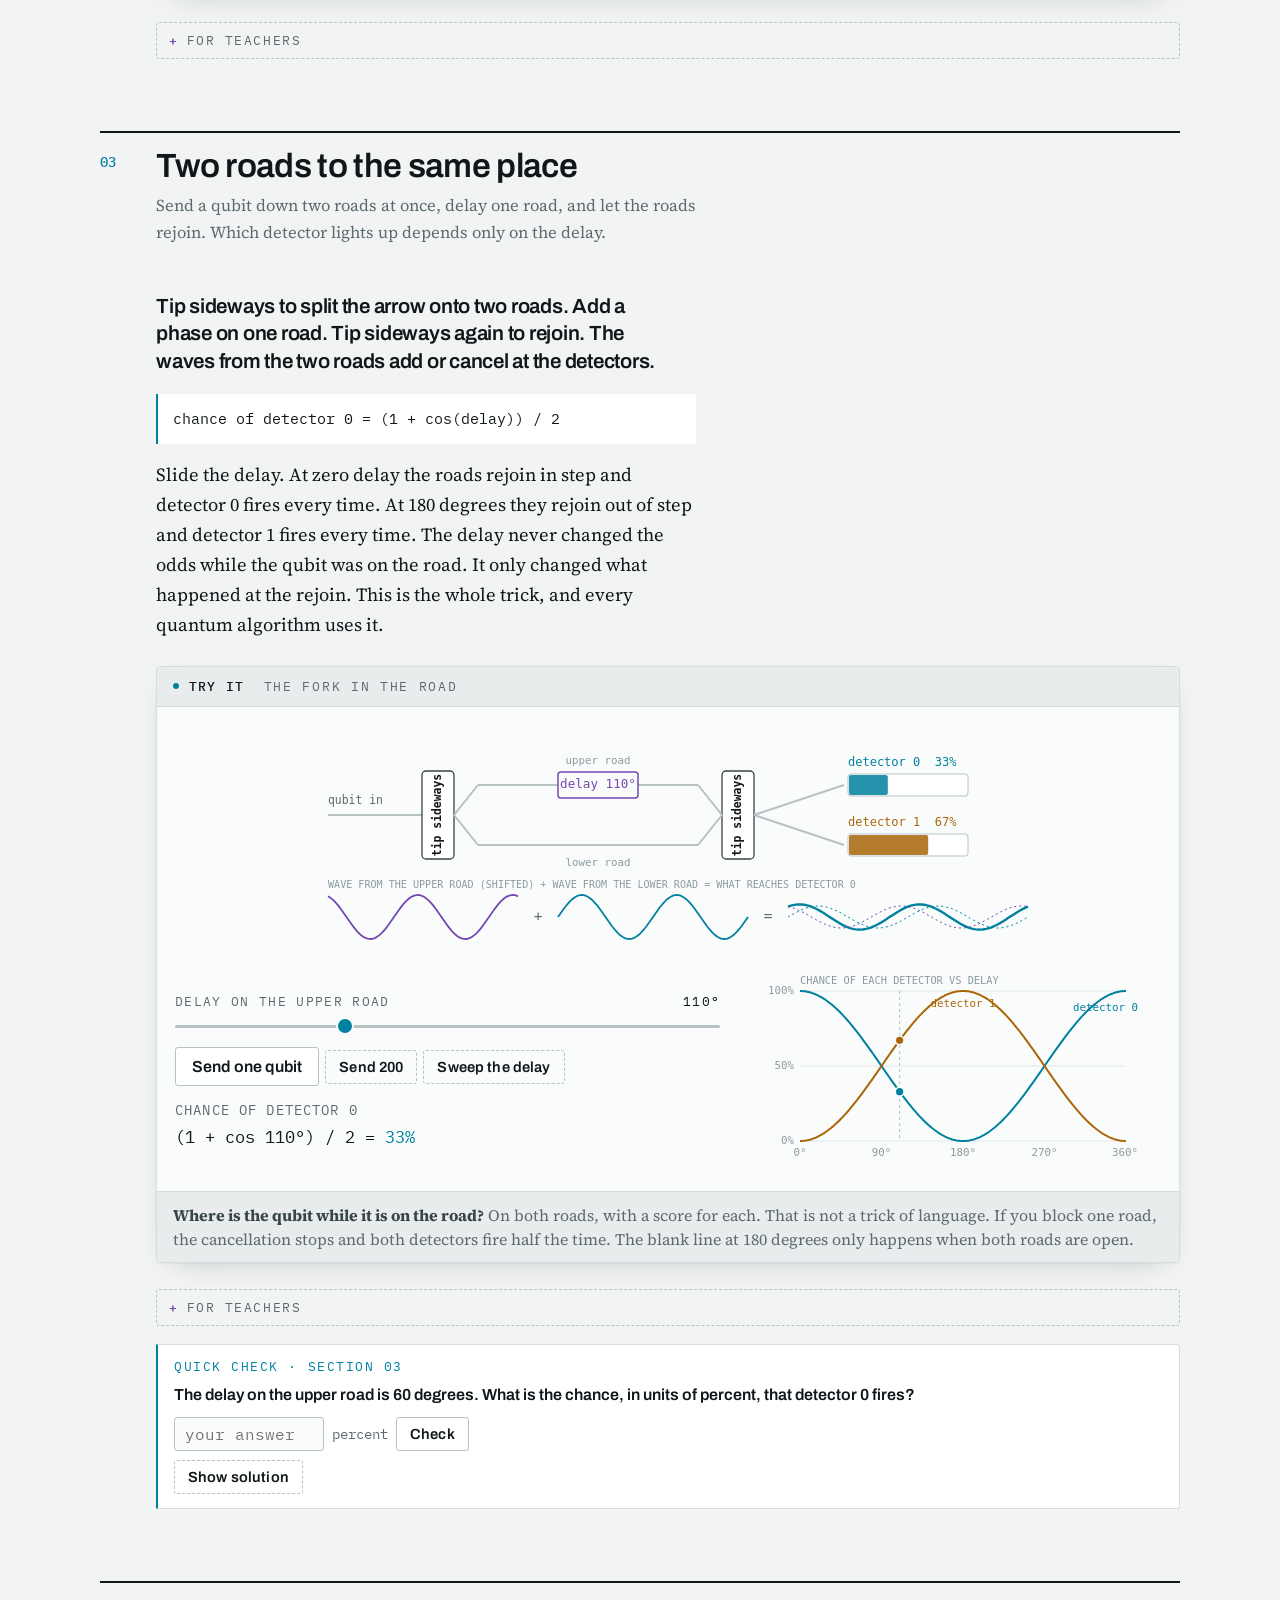
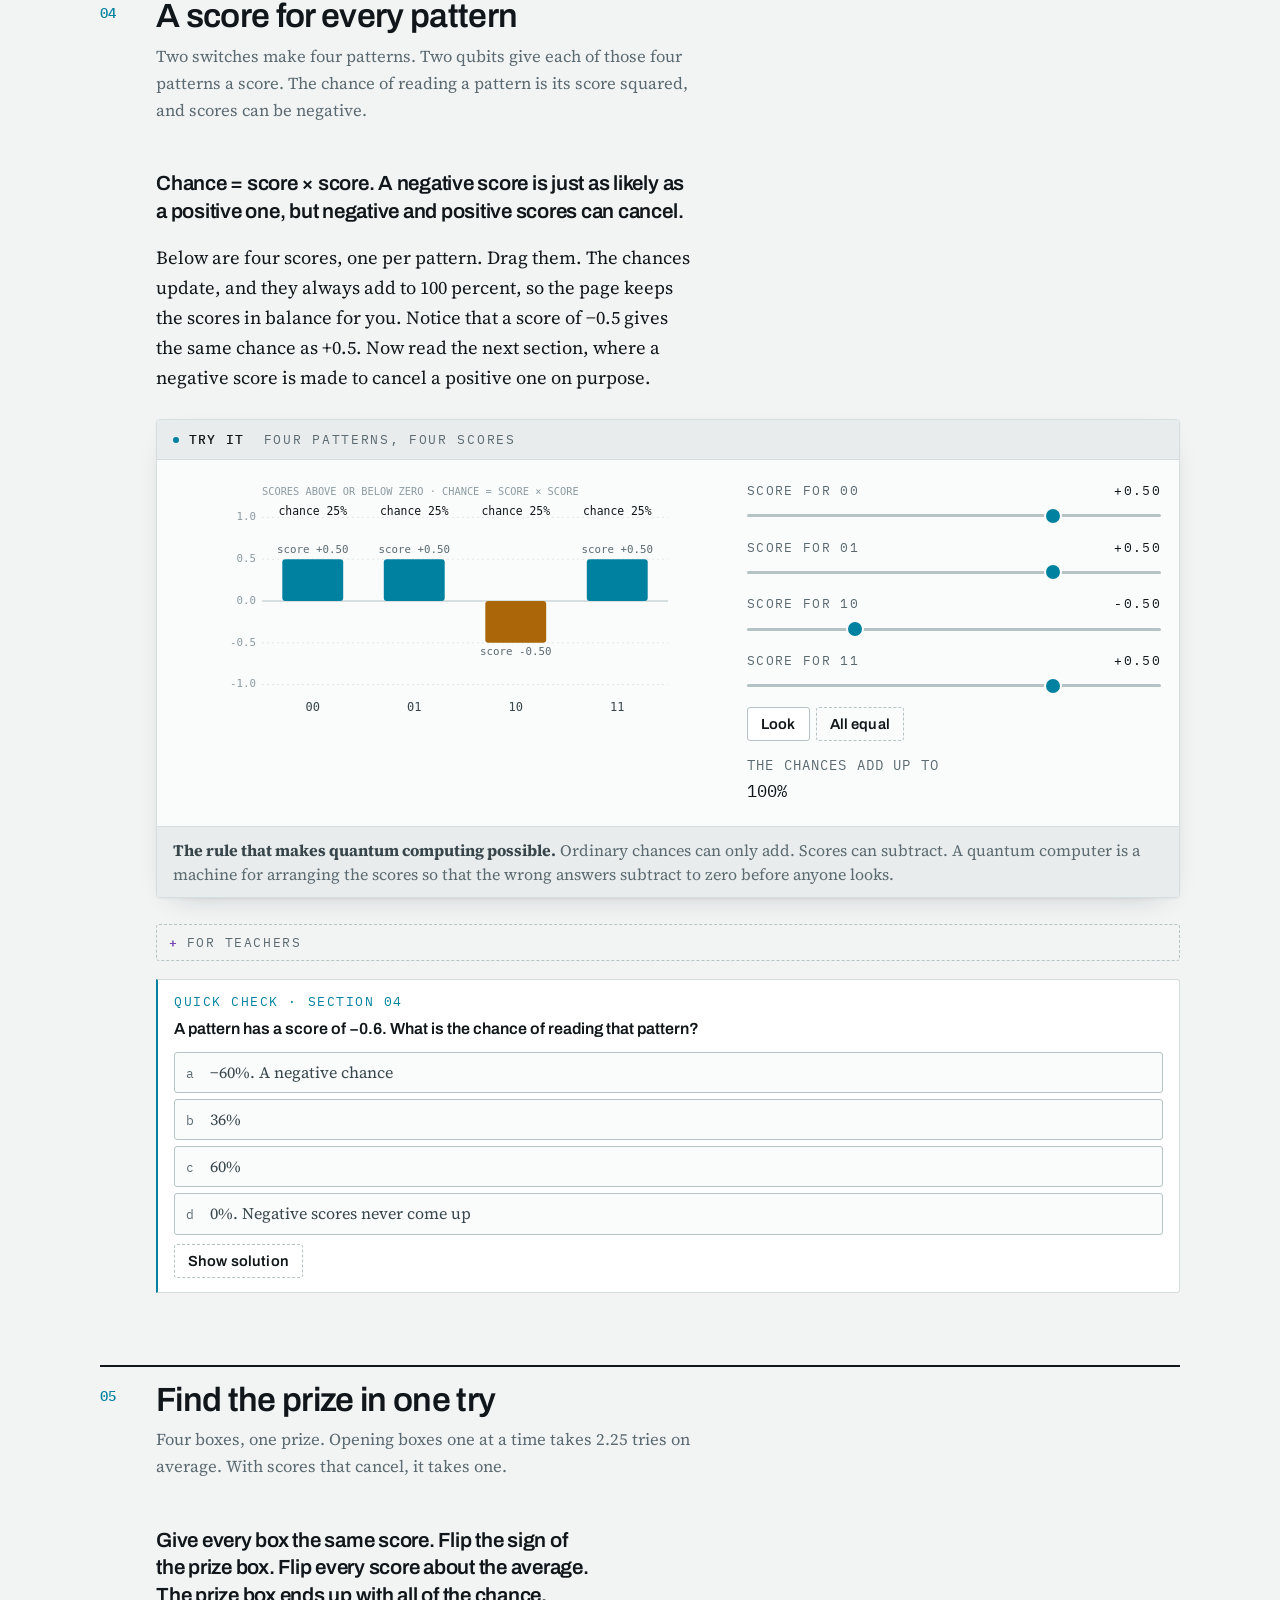
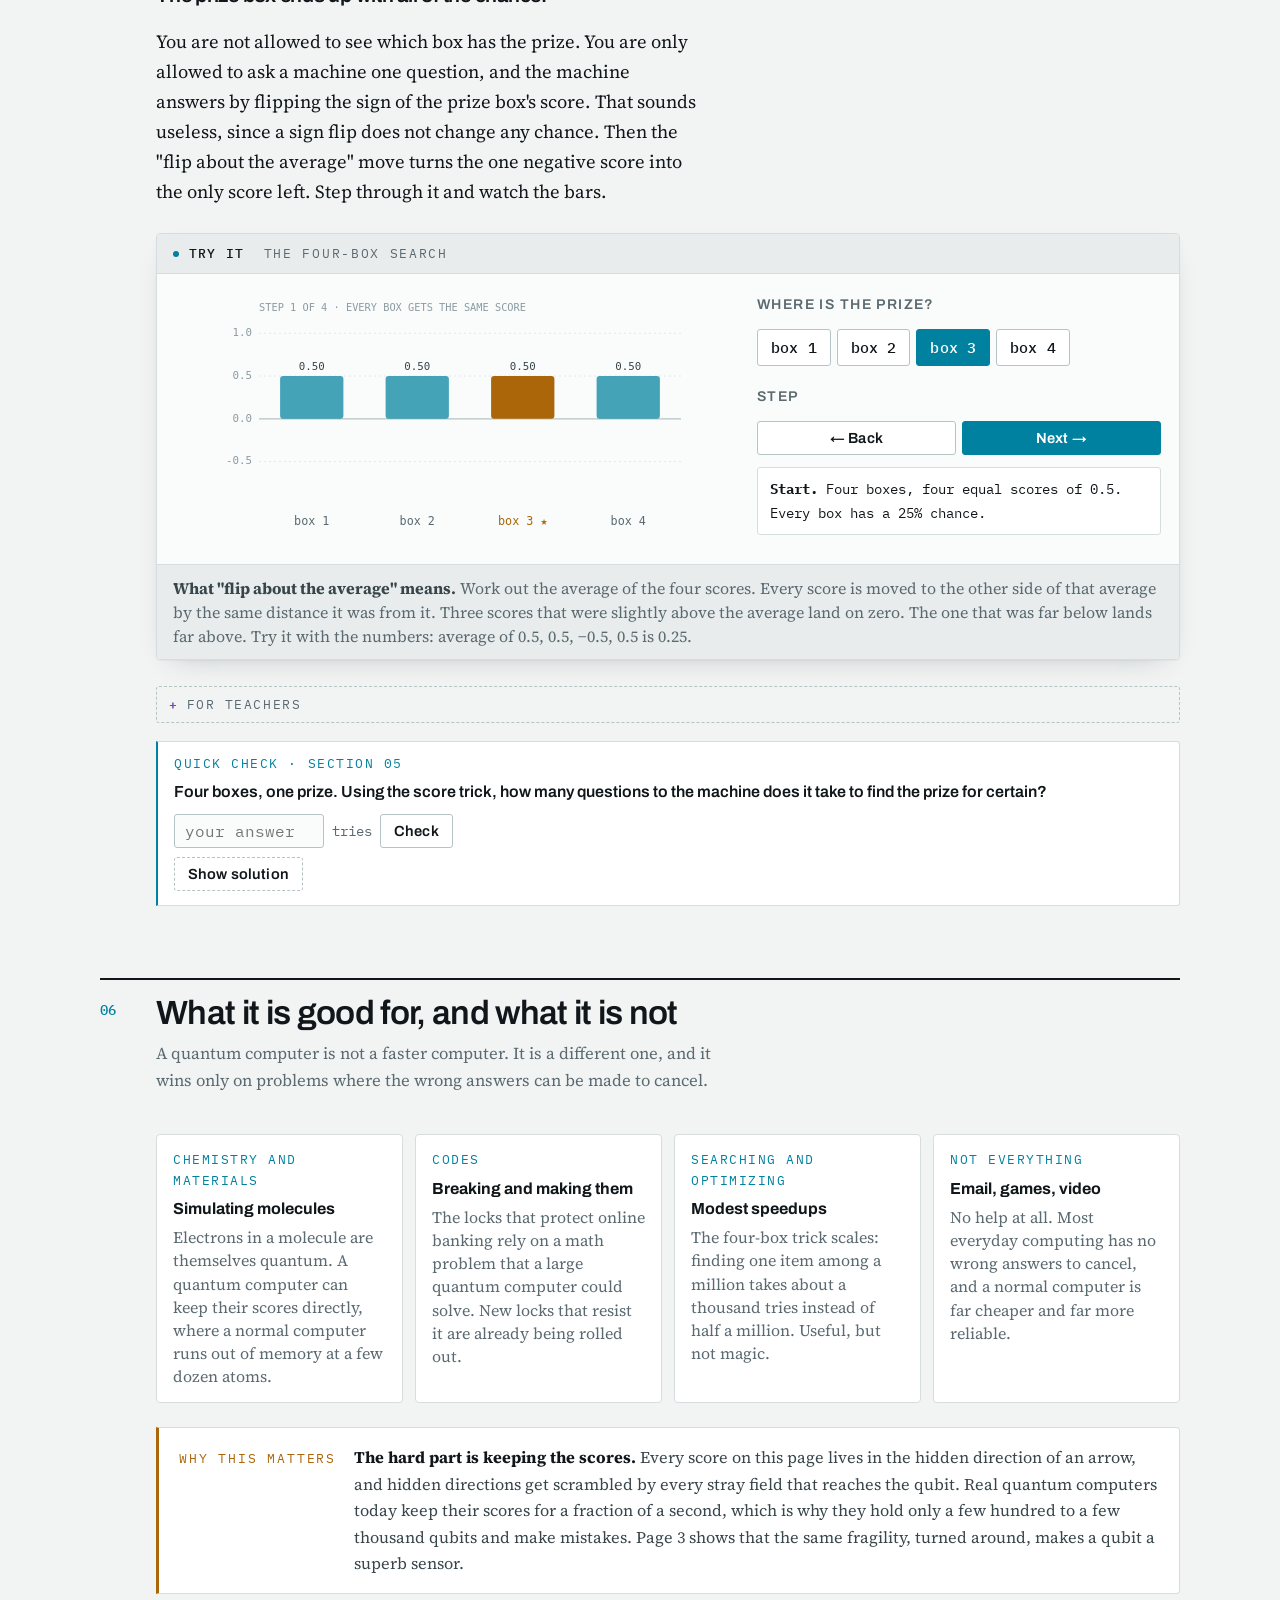
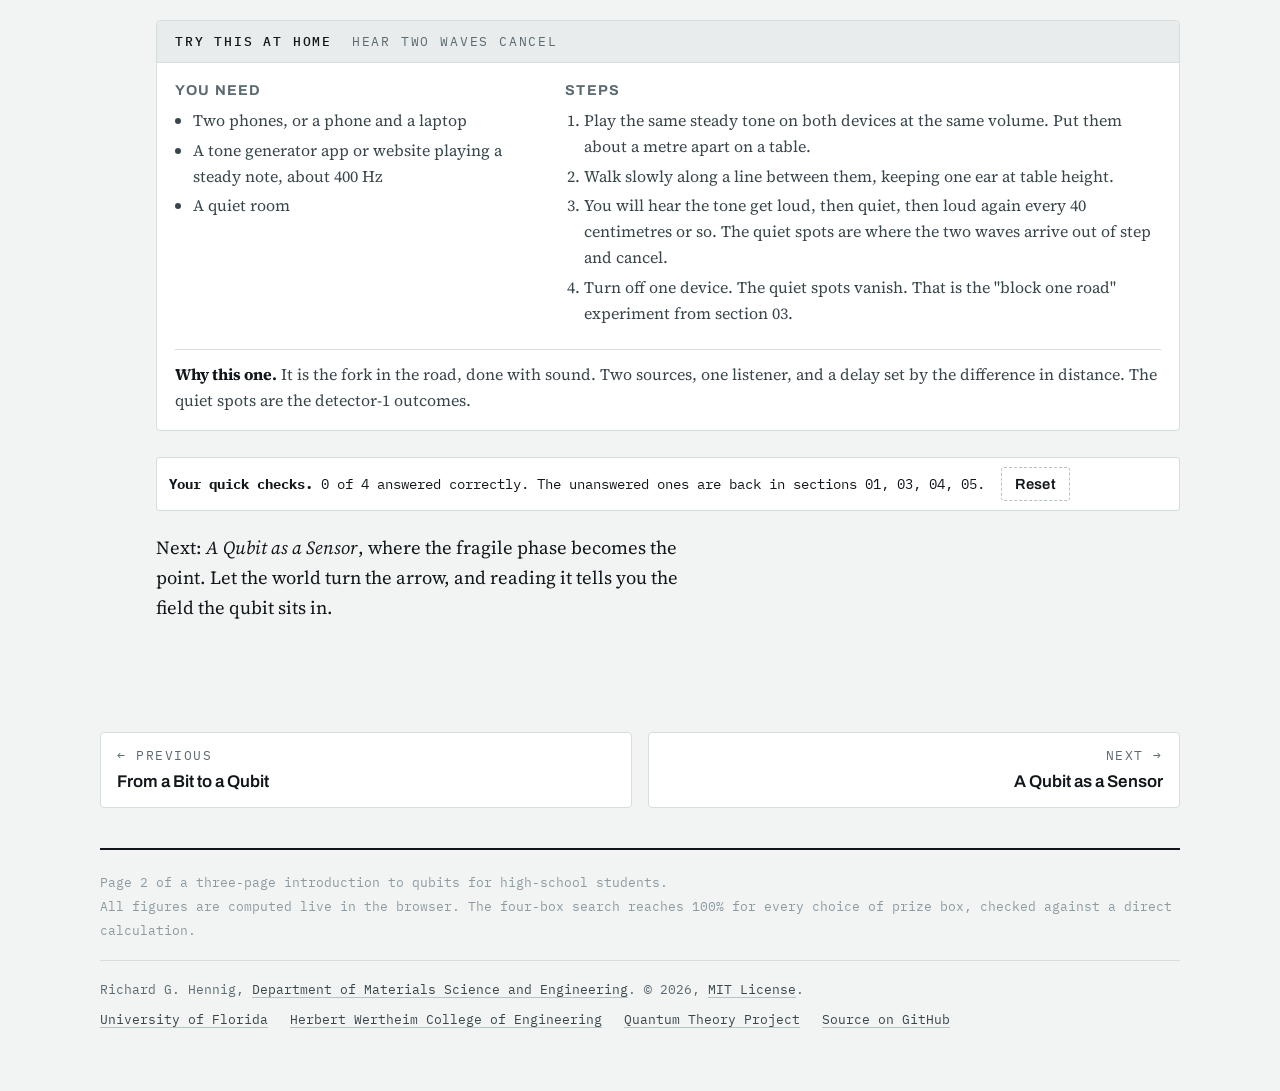
<file: docs/HS2_Finding_an_Answer_with_Waves.html>
<!doctype html>
<html lang="en">
<head>
<meta charset="utf-8">
<meta name="viewport" content="width=device-width,initial-scale=1">
<meta name="description" content="High-school page 2 of 3: waves add and cancel, the hidden direction is a phase, two roads to one detector, scores for every pattern, and the four-box search in one try.">
<style>:root{color-scheme:light dark}body{margin:0}img{max-width:100%}[hidden]{display:none!important}</style>
</head>
<body>
<title>Finding an Answer with Waves</title>
<link rel="preconnect" href="https://fonts.googleapis.com">
<link rel="preconnect" href="https://fonts.gstatic.com" crossorigin>
<link rel="stylesheet" href="https://fonts.googleapis.com/css2?family=Archivo:wght@500;600;700&family=IBM+Plex+Mono:wght@400;500;600&family=Source+Serif+4:opsz,wght@8..60,400;8..60,600&display=swap">
<link rel="stylesheet" href="assets/quantum.css">
<link rel="stylesheet" href="assets/quantum-student.css">
<link rel="stylesheet" href="assets/quantum-highschool.css">
<div class="ufbar">
  <div class="ufbar-in">
    <a class="college" href="https://www.eng.ufl.edu/">
      <img class="logo-light" src="assets/hwcoe-logo.png" width="298" height="72" alt="UF Herbert Wertheim College of Engineering, University of Florida">
      <img class="logo-dark" src="assets/hwcoe-logo-white.png" width="298" height="72" alt="UF Herbert Wertheim College of Engineering, University of Florida">
    </a>
    <a class="qtp" href="https://qtp.ufl.edu/">
      <img src="assets/qtp-logo.svg" width="47" height="72" alt="">
      <span>Quantum Theory<br>Project</span>
    </a>
  </div>
</div>

<div class="top">
  <div class="topin">
    <button class="qnav-btn" type="button" aria-expanded="false" aria-controls="qnav-panel" aria-label="All modules"><svg viewBox="0 0 16 16" aria-hidden="true"><path d="M2 4h12M2 8h12M2 12h12"/></svg><span>Modules</span></button>
    <div class="qnav-panel" id="qnav-panel" hidden></div>
    <div class="brand"><b>Finding an Answer with Waves</b> &nbsp;/&nbsp; high school</div>
    <nav class="tocbar" id="toc" aria-label="Sections"></nav>
  </div>
</div>

<div class="wrap">

<header class="hero">
  <div>
    <div class="series"><b>Quantum for high school</b> · page 2 of 3</div>
    <div class="kicker">How a quantum computer finds an answer</div>
    <h1>Finding an answer with waves</h1>
    <p class="stand">A normal computer checks possibilities one at a time. A quantum computer gives every possibility a score, lets the scores add and cancel like waves, and reads out whatever is left standing. This page builds that idea from ripples in a pond to a search that finds one box out of four in a single try.</p>
    <div class="assume">
      <h4>What you need to know already</h4>
      <ol>
        <li><b>The arrow.</b> From page 1. A qubit is an arrow on a sphere. Its height sets the chance of reading 0, and it has a hidden direction that looking cannot see but turning can.</li>
        <li><b>Waves.</b> Two waves that rise together make a bigger wave. Two waves where one rises as the other falls cancel out. You have seen this with ripples or with sound.</li>
        <li><b>Squaring.</b> A score of −0.5 and a score of +0.5 both square to 0.25. That one fact is what makes negative scores useful.</li>
      </ol>
    </div>
  </div>
  <div class="herofig">
    <div class="cvwrap">
      <canvas id="heroWave" width="340" height="300" aria-label="Two waves sliding past each other, adding and cancelling"></canvas>
      <div class="herohint" id="heroCap">two waves, adding and cancelling</div>
    </div>
  </div>
</header>

<!-- ============ 1 ============ -->
<section id="s1" data-title="01 Waves">
  <div class="shead">
    <div class="snum">01</div>
    <div>
      <h2>Waves add, and waves cancel</h2>
      <p class="sdek">Noise-cancelling headphones work by making a second sound wave that is the first one flipped upside down. Added together, they make silence.</p>
    </div>
  </div>
  <div class="body"><div></div><div class="col">
    <div class="prose">
      <p class="msg">Two waves in step make a bigger wave. Two waves out of step make nothing.</p>
      <p>The slider shifts the second wave along. At zero shift the two waves sit on top of each other and their sum is twice as tall. At a half-wave shift, which is 180 degrees, one rises exactly where the other falls, and the sum is a flat line. Everything on this page is a way of using that flat line.</p>
    </div>
    <div class="bench">
      <div class="blab"><span class="dot"></span><b>Try it</b> &nbsp;Two waves and their sum</div>
      <div class="bbody">
        <div class="row" style="align-items:center">
          <div class="cvwrap grow" style="flex:1 1 380px">
            <canvas id="wvCanvas" width="480" height="260" aria-label="Wave A, wave B shifted by the slider, and their sum"></canvas>
          </div>
          <div class="grow stack" style="flex:1 1 240px">
            <div class="ctrl"><label for="wvPh">Shift between the waves <span class="v" id="wvPhV"></span></label><input type="range" id="wvPh" min="0" max="360" value="60" step="1"></div>
            <div class="bigpct" id="wvPct">1.73<small>height of the sum, where 2 is the most</small></div>
            <div class="btnrow" id="wvPresets"></div>
          </div>
        </div>
      </div>
      <div class="bfoot"><b>The number to remember.</b> The shift is an angle, from 0 to 360 degrees. In step is 0. Fully out of step is 180. Waves are the reason the hidden direction from page 1 was also an angle.</div>
    </div>
    <details class="teacher"><summary>For teachers</summary><div class="tb">Superposition of two sinusoids of equal amplitude: sin(x) + sin(x + φ) = 2 cos(φ/2) sin(x + φ/2). The envelope 2 cos(φ/2) is what the readout reports. The important idea for what follows is that a phase is an angle and that 180° means cancellation. Students who know the identity can verify the readout; those who do not can read it off the picture.</div></details>
    <div class="quiz" data-q="q1"></div>
  </div></div>
</section>

<!-- ============ 2 ============ -->
<section id="s2" data-title="02 Phase">
  <div class="shead">
    <div class="snum">02</div>
    <div>
      <h2>The hidden direction is where a wave is in its cycle</h2>
      <p class="sdek">On page 1 the arrow could point toward you or away from you without changing the odds. That compass direction is the same thing as the shift of a wave.</p>
    </div>
  </div>
  <div class="body"><div></div><div class="col">
    <div class="prose">
      <p class="msg">Spin the arrow around the vertical axis and a wave slides along with it. The height stays put, so the odds stay put.</p>
      <p>Physicists call the compass direction of the arrow its phase, and they call the shift of a wave its phase too. That is not a coincidence. A qubit whose arrow points sideways is a wave, and its hidden direction says where in the cycle that wave is. When two such waves meet, they add or cancel depending on the difference between their directions.</p>
    </div>
    <div class="bench">
      <div class="blab"><span class="dot"></span><b>Try it</b> &nbsp;The arrow and its wave</div>
      <div class="bbody">
        <div class="row" style="align-items:center">
          <div class="cvwrap" style="flex:0 0 auto">
            <canvas id="phSphere" width="250" height="250" aria-label="A sideways arrow spun around the vertical axis"></canvas>
            <div class="cvcap">drag to look around</div>
          </div>
          <div class="cvwrap grow" style="flex:1 1 300px">
            <canvas id="phWave" width="380" height="180" aria-label="A wave whose position follows the arrow's hidden direction"></canvas>
          </div>
          <div class="grow stack" style="flex:1 1 200px">
            <div class="ctrl"><label for="phSl">Hidden direction <span class="v" id="phV"></span></label><input type="range" id="phSl" min="0" max="360" value="60" step="1"></div>
            <div class="bigpct" id="phPct">50%<small>chance of reading 0, unchanged</small></div>
          </div>
        </div>
      </div>
      <div class="bfoot"><b>Two names, one thing.</b> Hidden direction of the arrow, or phase of the wave. From here on the page uses the word phase.</div>
    </div>
    <details class="teacher"><summary>For teachers</summary><div class="tb">The state (|0⟩ + e<sup>iφ</sup>|1⟩)/√2 with φ the azimuth of the Bloch vector. The wave drawn is cos(x + φ), a visual stand-in for the complex amplitude e<sup>iφ</sup>. It is a metaphor with a precise core: relative phases between amplitudes combine exactly as phases of interfering waves, which is the content of section 03.</div></details>
  </div></div>
</section>

<!-- ============ 3 ============ -->
<section id="s3" data-title="03 Two roads">
  <div class="shead">
    <div class="snum">03</div>
    <div>
      <h2>Two roads to the same place</h2>
      <p class="sdek">Send a qubit down two roads at once, delay one road, and let the roads rejoin. Which detector lights up depends only on the delay.</p>
    </div>
  </div>
  <div class="body"><div></div><div class="col">
    <div class="prose">
      <p class="msg">Tip sideways to split the arrow onto two roads. Add a phase on one road. Tip sideways again to rejoin. The waves from the two roads add or cancel at the detectors.</p>
      <div class="eq">chance of detector 0 = (1 + cos(delay)) / 2</div>
      <p>Slide the delay. At zero delay the roads rejoin in step and detector 0 fires every time. At 180 degrees they rejoin out of step and detector 1 fires every time. The delay never changed the odds while the qubit was on the road. It only changed what happened at the rejoin. This is the whole trick, and every quantum algorithm uses it.</p>
    </div>
    <div class="bench">
      <div class="blab"><span class="dot"></span><b>Try it</b> &nbsp;The fork in the road</div>
      <div class="bbody">
        <div class="cvwrap"><canvas id="mzCanvas" width="760" height="230" aria-label="A qubit split onto two roads, a delay on one road, and two detectors where they rejoin"></canvas></div>
        <div class="row" style="margin-top:14px;align-items:center">
          <div class="grow stack" style="flex:2 1 300px">
            <div class="ctrl"><label for="mzPh">Delay on the upper road <span class="v" id="mzPhV"></span></label><input type="range" id="mzPh" min="0" max="360" value="110" step="1"></div>
            <div class="btnrow"><button class="btn big" id="mzLook">Send one qubit</button><button class="btn ghost" id="mzMany">Send 200</button><button class="btn ghost" id="mzSweep">Sweep the delay</button></div>
            <div class="bigread" id="mzread"></div>
          </div>
          <div class="cvwrap grow" style="flex:1 1 300px">
            <canvas id="mzFringe" width="380" height="200" aria-label="Chance of each detector versus the delay"></canvas>
          </div>
        </div>
      </div>
      <div class="bfoot"><b>Where is the qubit while it is on the road?</b> On both roads, with a score for each. That is not a trick of language. If you block one road, the cancellation stops and both detectors fire half the time. The blank line at 180 degrees only happens when both roads are open.</div>
    </div>
    <details class="teacher"><summary>For teachers</summary><div class="tb">The Mach–Zehnder interferometer, or equivalently the circuit H · R<sub>z</sub>(φ) · H. Output probability P(0) = cos²(φ/2) = (1 + cos φ)/2. The which-path point in the footer is the standard argument that the superposition is physical: removing one arm destroys the interference. The word "score" is introduced here and made precise in section 04 as the amplitude.</div></details>
    <div class="quiz" data-q="q2"></div>
  </div></div>
</section>

<!-- ============ 4 ============ -->
<section id="s4" data-title="04 Scores">
  <div class="shead">
    <div class="snum">04</div>
    <div>
      <h2>A score for every pattern</h2>
      <p class="sdek">Two switches make four patterns. Two qubits give each of those four patterns a score. The chance of reading a pattern is its score squared, and scores can be negative.</p>
    </div>
  </div>
  <div class="body"><div></div><div class="col">
    <div class="prose">
      <p class="msg">Chance = score × score. A negative score is just as likely as a positive one, but negative and positive scores can cancel.</p>
      <p>Below are four scores, one per pattern. Drag them. The chances update, and they always add to 100 percent, so the page keeps the scores in balance for you. Notice that a score of −0.5 gives the same chance as +0.5. Now read the next section, where a negative score is made to cancel a positive one on purpose.</p>
    </div>
    <div class="bench">
      <div class="blab"><span class="dot"></span><b>Try it</b> &nbsp;Four patterns, four scores</div>
      <div class="bbody">
        <div class="row" style="align-items:flex-start">
          <div class="cvwrap grow" style="flex:1 1 380px">
            <canvas id="scCanvas" width="460" height="250" aria-label="Signed score bars for the four patterns and the chances they give"></canvas>
          </div>
          <div class="grow stack" style="flex:1 1 240px">
            <div class="ctrl"><label for="sc0">Score for 00 <span class="v" id="sc0V"></span></label><input type="range" id="sc0" min="-100" max="100" value="50" step="1"></div>
            <div class="ctrl"><label for="sc1">Score for 01 <span class="v" id="sc1V"></span></label><input type="range" id="sc1" min="-100" max="100" value="50" step="1"></div>
            <div class="ctrl"><label for="sc2">Score for 10 <span class="v" id="sc2V"></span></label><input type="range" id="sc2" min="-100" max="100" value="-50" step="1"></div>
            <div class="ctrl"><label for="sc3">Score for 11 <span class="v" id="sc3V"></span></label><input type="range" id="sc3" min="-100" max="100" value="50" step="1"></div>
            <div class="btnrow"><button class="btn" id="scLook">Look</button><button class="btn ghost" id="scEq">All equal</button></div>
            <div class="bigread" id="scread"></div>
          </div>
        </div>
      </div>
      <div class="bfoot"><b>The rule that makes quantum computing possible.</b> Ordinary chances can only add. Scores can subtract. A quantum computer is a machine for arranging the scores so that the wrong answers subtract to zero before anyone looks.</div>
    </div>
    <details class="teacher"><summary>For teachers</summary><div class="tb">Real amplitudes for a two-qubit state, with the Born rule P = |a|². The bench renormalizes after each drag so that Σ a² = 1 is always visible. Complex phases are suppressed; every example on this page, including Grover on four items, needs only real amplitudes with signs, which is a deliberate simplification that loses nothing for these cases.</div></details>
    <div class="quiz" data-q="q3"></div>
  </div></div>
</section>

<!-- ============ 5 ============ -->
<section id="s5" data-title="05 Four boxes">
  <div class="shead">
    <div class="snum">05</div>
    <div>
      <h2>Find the prize in one try</h2>
      <p class="sdek">Four boxes, one prize. Opening boxes one at a time takes 2.25 tries on average. With scores that cancel, it takes one.</p>
    </div>
  </div>
  <div class="body"><div></div><div class="col">
    <div class="prose">
      <p class="msg">Give every box the same score. Flip the sign of the prize box. Flip every score about the average. The prize box ends up with all of the chance.</p>
      <p>You are not allowed to see which box has the prize. You are only allowed to ask a machine one question, and the machine answers by flipping the sign of the prize box's score. That sounds useless, since a sign flip does not change any chance. Then the "flip about the average" move turns the one negative score into the only score left. Step through it and watch the bars.</p>
    </div>
    <div class="bench">
      <div class="blab"><span class="dot"></span><b>Try it</b> &nbsp;The four-box search</div>
      <div class="bbody">
        <div class="row" style="align-items:flex-start">
          <div class="cvwrap grow" style="flex:1 1 400px">
            <canvas id="grCanvas" width="480" height="250" aria-label="The four scores at each step of the search"></canvas>
          </div>
          <div class="grow stack" style="flex:1 1 240px">
            <h4>Where is the prize?</h4>
            <div class="btnrow" id="grmark"></div>
            <h4 style="margin-top:8px">Step</h4>
            <div class="stepper"><button class="btn" id="grprev">← Back</button><button class="btn on" id="grnext">Next →</button></div>
            <div class="verdict" id="grverdict"></div>
          </div>
        </div>
      </div>
      <div class="bfoot"><b>What "flip about the average" means.</b> Work out the average of the four scores. Every score is moved to the other side of that average by the same distance it was from it. Three scores that were slightly above the average land on zero. The one that was far below lands far above. Try it with the numbers: average of 0.5, 0.5, −0.5, 0.5 is 0.25.</div>
    </div>
    <details class="teacher"><summary>For teachers</summary><div class="tb">Grover's algorithm for N = 4, M = 1, which is exact after one iteration because ⌊(π/4)√4⌋ = 1. The oracle is a phase flip on the marked state and the diffusion operator 2|s⟩⟨s| − I is the "inversion about the mean". For larger N the speedup is √N, not exponential, and students should hear that. The 2.25 figure is the expected number of sequential openings with four boxes: (1 + 2 + 3 + 3)/4.</div></details>
    <div class="quiz" data-q="q4"></div>
  </div></div>
</section>

<!-- ============ 6 ============ -->
<section id="s6" data-title="06 So what">
  <div class="shead">
    <div class="snum">06</div>
    <div>
      <h2>What it is good for, and what it is not</h2>
      <p class="sdek">A quantum computer is not a faster computer. It is a different one, and it wins only on problems where the wrong answers can be made to cancel.</p>
    </div>
  </div>
  <div class="body"><div></div><div class="col">
    <div class="uses">
      <div class="use"><span class="n">Chemistry and materials</span><b>Simulating molecules</b><small>Electrons in a molecule are themselves quantum. A quantum computer can keep their scores directly, where a normal computer runs out of memory at a few dozen atoms.</small></div>
      <div class="use"><span class="n">Codes</span><b>Breaking and making them</b><small>The locks that protect online banking rely on a math problem that a large quantum computer could solve. New locks that resist it are already being rolled out.</small></div>
      <div class="use"><span class="n">Searching and optimizing</span><b>Modest speedups</b><small>The four-box trick scales: finding one item among a million takes about a thousand tries instead of half a million. Useful, but not magic.</small></div>
      <div class="use"><span class="n">Not everything</span><b>Email, games, video</b><small>No help at all. Most everyday computing has no wrong answers to cancel, and a normal computer is far cheaper and far more reliable.</small></div>
    </div>
    <div class="hook">
      <div class="hk">Why this matters</div>
      <p><b>The hard part is keeping the scores.</b> Every score on this page lives in the hidden direction of an arrow, and hidden directions get scrambled by every stray field that reaches the qubit. Real quantum computers today keep their scores for a fraction of a second, which is why they hold only a few hundred to a few thousand qubits and make mistakes. Page 3 shows that the same fragility, turned around, makes a qubit a superb sensor.</p>
    </div>
    <div class="home">
      <div class="hh"><b>Try this at home</b> &nbsp;hear two waves cancel</div>
      <div class="hb">
        <div><h5>You need</h5><ul><li>Two phones, or a phone and a laptop</li><li>A tone generator app or website playing a steady note, about 400 Hz</li><li>A quiet room</li></ul></div>
        <div>
          <h5>Steps</h5>
          <ol><li>Play the same steady tone on both devices at the same volume. Put them about a metre apart on a table.</li><li>Walk slowly along a line between them, keeping one ear at table height.</li><li>You will hear the tone get loud, then quiet, then loud again every 40 centimetres or so. The quiet spots are where the two waves arrive out of step and cancel.</li><li>Turn off one device. The quiet spots vanish. That is the "block one road" experiment from section 03.</li></ol>
        </div>
        <div class="why"><b>Why this one.</b> It is the fork in the road, done with sound. Two sources, one listener, and a delay set by the difference in distance. The quiet spots are the detector-1 outcomes.</div>
      </div>
    </div>
    <div class="verdict" id="quizTally" style="margin-top:22px"></div>
    <div class="prose" style="margin-top:22px">
      <p>Next: <em>A Qubit as a Sensor</em>, where the fragile phase becomes the point. Let the world turn the arrow, and reading it tells you the field the qubit sits in.</p>
    </div>
  </div></div>
</section>

<nav class="pager" aria-label="Previous and next module"></nav>

<footer>
  Page 2 of a three-page introduction to qubits for high-school students.<br>
  All figures are computed live in the browser. The four-box search reaches 100% for every choice of prize box, checked against a direct calculation.
  <div class="credit">
    <p>Richard G. Hennig, <a href="https://mse.ufl.edu/">Department of Materials Science and Engineering</a>. &copy; 2026, <a href="https://github.com/MatSciEd/Quantum/blob/main/LICENSE">MIT License</a>.</p>
    <nav aria-label="Affiliations and source">
      <a href="https://www.ufl.edu/">University of Florida</a>
      <a href="https://www.eng.ufl.edu/">Herbert Wertheim College of Engineering</a>
      <a href="https://qtp.ufl.edu/">Quantum Theory Project</a>
      <a href="https://github.com/MatSciEd/Quantum">Source on GitHub</a>
    </nav>
  </div>
</footer>
</div>
<script src="assets/quantum-nav.js" data-page="hs2"></script>
<script>
(function(){
"use strict";
const REDUCED=window.matchMedia&&window.matchMedia("(prefers-reduced-motion: reduce)").matches;
function norm3(a){const m=Math.hypot(a[0],a[1],a[2])||1;return [a[0]/m,a[1]/m,a[2]/m];}
const D2R=Math.PI/180, R2D=180/Math.PI;
const KS=[2,3,4,5,6,8,12,16,32,64];
function gauss(){let u=0,v=0;while(u===0)u=Math.random();while(v===0)v=Math.random();return Math.sqrt(-2*Math.log(u))*Math.cos(2*Math.PI*v);}
function tocBuild(){
  const toc=document.getElementById("toc");if(!toc)return;
  const secs=[].slice.call(document.querySelectorAll("section[data-title]"));
  secs.forEach(function(s){const a=document.createElement("a");a.href="#"+s.id;a.textContent=s.dataset.title;a.dataset.for=s.id;toc.appendChild(a);});
  const links={};[].forEach.call(toc.children,a=>links[a.dataset.for]=a);
  if("IntersectionObserver" in window){
    const io=new IntersectionObserver(function(ents){ents.forEach(function(e){if(e.isIntersecting){
      Object.keys(links).forEach(k=>links[k].classList.remove("on"));links[e.target.id].classList.add("on");}});},{rootMargin:"-45% 0px -50% 0px"});
    secs.forEach(s=>io.observe(s));
  }
}
/* ================= theme-aware colors ================= */
const CV={};
function readVars(){
  const cs=getComputedStyle(document.documentElement);
  ["--ink","--ink-2","--muted","--faint","--rule","--rule-strong","--zero","--one","--phase","--surface","--bench","--surface-2","--grid","--sphere"]
    .forEach(k=>CV[k]=cs.getPropertyValue(k).trim());
}
readVars();
const C=k=>CV["--"+k];
const redraws=[];
const redrawAll=()=>{readVars();redraws.forEach(f=>{try{f();}catch(e){}});};
if(window.matchMedia){
  const mq=window.matchMedia("(prefers-color-scheme: dark)");
  (mq.addEventListener?mq.addEventListener("change",redrawAll):mq.addListener(redrawAll));
}
new MutationObserver(redrawAll).observe(document.documentElement,{attributes:true,attributeFilter:["data-theme"]});

/* ================= canvas helpers ================= */
function setup(cv){
  const w=cv.width,h=cv.height,dpr=Math.min(window.devicePixelRatio||1,2);
  cv.style.width=w+"px";cv.style.height=h+"px";
  cv.width=Math.round(w*dpr);cv.height=Math.round(h*dpr);
  const g=cv.getContext("2d");g.scale(dpr,dpr);
  cv._w=w;cv._h=h;return g;
}
function clear(g,cv,bg){g.save();g.setTransform(1,0,0,1,0,0);g.clearRect(0,0,cv.width,cv.height);g.restore();
  if(bg){g.fillStyle=bg;g.fillRect(0,0,cv._w,cv._h);} }
function mono(g,size,weight){g.font=(weight||400)+" "+(size*1.2)+"px 'IBM Plex Mono', ui-monospace, monospace";}
/* keep canvas text inside its canvas: a label that would run past an edge is nudged back in */
;(function(){const P=CanvasRenderingContext2D.prototype,f=P.fillText;if(P._edgeSafe)return;P._edgeSafe=true;
  P.fillText=function(t,x,y,w){const m=this.getTransform();
    if(m.a>0&&m.b===0&&m.c===0){const tw=this.measureText(t).width,a=this.textAlign,
      l=a==="center"?x-tw/2:(a==="right"||a==="end")?x-tw:x,lo=(2-m.e)/m.a,hi=(this.canvas.width-2-m.e)/m.a;
      if(l+tw>hi)x-=Math.min(l+tw-hi,Math.max(0,l-lo));else if(l<lo)x+=lo-l;}
    return f.call(this,t,x,y,w);};})();
function dash(g,arr){g.setLineDash(arr||[]);}
function line(g,x1,y1,x2,y2,col,w){g.strokeStyle=col;g.lineWidth=w||1;g.beginPath();g.moveTo(x1,y1);g.lineTo(x2,y2);g.stroke();}
function rr(g,x,y,w,h,r){g.beginPath();
  if(g.roundRect){g.roundRect(x,y,w,h,r);}else{g.rect(x,y,w,h);} }

/* ================= Bloch sphere ================= */
function Sphere(cv,opt){
  opt=opt||{};
  const g=setup(cv),W=cv._w,H=cv._h;
  const S={az:opt.az!==undefined?opt.az:-0.72,el:opt.el!==undefined?opt.el:0.30,
           r:[0,0,1],len:1,axis:null,axisT:0,cap:opt.cap,
           labels:opt.labels!==false,small:!!opt.small,ghost:null};
  const R=Math.min(W,H)*(opt.scale||0.345);
  const cxp=W/2, cyp=H/2+(opt.dy||0);

  function basis(){
    const ca=Math.cos(S.az),sa=Math.sin(S.az),ce=Math.cos(S.el),se=Math.sin(S.el);
    return {right:[-sa,ca,0],up:[-ca*se,-sa*se,ce],fwd:[ca*ce,sa*ce,se]};
  }
  function P(p,b){
    const d=p[0]*b.fwd[0]+p[1]*b.fwd[1]+p[2]*b.fwd[2];
    return {x:cxp+R*(p[0]*b.right[0]+p[1]*b.right[1]+p[2]*b.right[2]),
            y:cyp-R*(p[0]*b.up[0]+p[1]*b.up[1]+p[2]*b.up[2]), d:d};
  }
  function circlePts(kind,a){
    const pts=[];
    for(let i=0;i<=96;i++){
      const t=i/96*Math.PI*2;
      if(kind==="lat"){const s=Math.sin(a);pts.push([s*Math.cos(t),s*Math.sin(t),Math.cos(a)]);}
      else{pts.push([Math.sin(t)*Math.cos(a),Math.sin(t)*Math.sin(a),Math.cos(t)]);}
    }
    return pts;
  }
  function poly(pts,b,colFront,colBack,w){
    for(let i=0;i<pts.length-1;i++){
      const p1=P(pts[i],b),p2=P(pts[i+1],b);
      const front=(p1.d+p2.d)/2>0;
      g.strokeStyle=front?colFront:colBack;g.lineWidth=w||1;
      g.beginPath();g.moveTo(p1.x,p1.y);g.lineTo(p2.x,p2.y);g.stroke();
    }
  }
  function arrow(from,to,col,b,w){
    const a=P(from,b),c=P(to,b);
    g.strokeStyle=col;g.lineWidth=w||2.4;g.lineCap="round";
    g.beginPath();g.moveTo(a.x,a.y);g.lineTo(c.x,c.y);g.stroke();g.lineCap="butt";
    const ang=Math.atan2(c.y-a.y,c.x-a.x),hl=9,hw=4.4;
    g.fillStyle=col;g.beginPath();
    g.moveTo(c.x,c.y);
    g.lineTo(c.x-hl*Math.cos(ang-0.42),c.y-hl*Math.sin(ang-0.42));
    g.lineTo(c.x-hl*Math.cos(ang+0.42),c.y-hl*Math.sin(ang+0.42));
    g.closePath();g.fill();
  }
  function tag(p,txt,col,b,off){
    const q=P(p,b);mono(g,S.small?9:10.5,500);g.fillStyle=col;
    g.textAlign="center";g.textBaseline="middle";
    g.fillText(txt,q.x+(off?off[0]:0),q.y+(off?off[1]:0));
  }

  S.draw=function(){
    const b=basis();
    clear(g,cv,null);
    /* ball */
    g.fillStyle=C("surface");g.globalAlpha=0.55;
    g.beginPath();g.arc(cxp,cyp,R,0,7);g.fill();g.globalAlpha=1;
    /* equatorial disc */
    const eq=circlePts("lat",Math.PI/2);
    g.beginPath();
    eq.forEach((p,i)=>{const q=P(p,b);i?g.lineTo(q.x,q.y):g.moveTo(q.x,q.y);});
    g.closePath();g.fillStyle=C("zero");g.globalAlpha=0.055;g.fill();g.globalAlpha=1;

    const back=hex(C("sphere"),0.16), front=hex(C("sphere"),0.42);
    if(!S.small){
      [Math.PI/4,Math.PI/2,3*Math.PI/4].forEach(a=>poly(circlePts("lat",a),b,front,back,a===Math.PI/2?1.25:0.8));
      for(let k=0;k<4;k++)poly(circlePts("lon",k*Math.PI/4),b,hex(C("sphere"),0.26),hex(C("sphere"),0.10),0.8);
    }else{
      poly(circlePts("lat",Math.PI/2),b,front,back,1.1);
      poly(circlePts("lon",0),b,hex(C("sphere"),0.2),hex(C("sphere"),0.08),0.8);
      poly(circlePts("lon",Math.PI/2),b,hex(C("sphere"),0.2),hex(C("sphere"),0.08),0.8);
    }
    /* rim */
    g.strokeStyle=hex(C("sphere"),0.5);g.lineWidth=1;g.beginPath();g.arc(cxp,cyp,R,0,7);g.stroke();

    /* axes */
    const AX=[[[1,0,0],"x"],[[0,1,0],"y"],[[0,0,1],"z"]];
    AX.forEach(function(A){
      const p1=P(A[0].map(v=>-v*1.14),b),p2=P(A[0].map(v=>v*1.14),b);
      dash(g,[3,3]);line(g,p1.x,p1.y,p2.x,p2.y,hex(C("sphere"),0.35),1);dash(g);
    });
    if(S.labels){
      tag([0,0,1.34],opt.pole0||"|0⟩",C("zero"),b);
      tag([0,0,-1.34],opt.pole1||"|1⟩",C("one"),b);
      if(!S.small&&!opt.noSide){
        tag([1.3,0,0],opt.side||"|+⟩",C("muted"),b);
        tag([-1.3,0,0],opt.side2||"|−⟩",C("muted"),b);
        tag([0,1.3,0],opt.side3||"|i⟩",C("muted"),b);
        tag([0,-1.3,0],opt.side4||"|−i⟩",C("muted"),b);
      }
    }

    /* rotation axis being applied */
    if(S.axis&&S.axisT>0.02){
      const n=norm3(S.axis);
      const p1=P(n.map(v=>-v*1.24),b),p2=P(n.map(v=>v*1.24),b);
      g.globalAlpha=Math.min(1,S.axisT);
      dash(g,[5,4]);line(g,p1.x,p1.y,p2.x,p2.y,C("phase"),1.8);dash(g);
      g.globalAlpha=1;
    }

    const r=S.r,L=S.len;
    const rv=[r[0]*L,r[1]*L,r[2]*L];

    /* phase construction */
    if(opt.showPhase&&L>0.02&&Math.hypot(rv[0],rv[1])>0.03){
      const foot=[rv[0],rv[1],0];
      dash(g,[2,3]);
      const a=P(rv,b),f=P(foot,b),o=P([0,0,0],b);
      line(g,a.x,a.y,f.x,f.y,hex(C("phase"),0.75),1);
      line(g,o.x,o.y,f.x,f.y,hex(C("phase"),0.75),1);
      dash(g);
      const phi=Math.atan2(rv[1],rv[0]);
      const arc=[];for(let i=0;i<=40;i++){const t=phi*i/40;arc.push([0.36*Math.cos(t),0.36*Math.sin(t),0]);}
      g.strokeStyle=C("phase");g.lineWidth=1.6;g.beginPath();
      arc.forEach((p,i)=>{const q=P(p,b);i?g.lineTo(q.x,q.y):g.moveTo(q.x,q.y);});g.stroke();
      tag([0.52*Math.cos(phi/2),0.52*Math.sin(phi/2),0.04],"φ",C("phase"),b);
      /* theta arc */
      const st=Math.hypot(rv[0],rv[1]),ct=rv[2],th=Math.atan2(st,ct),ux=rv[0]/(st||1),uy=rv[1]/(st||1);
      const arc2=[];for(let i=0;i<=40;i++){const t=th*i/40;arc2.push([0.5*Math.sin(t)*ux,0.5*Math.sin(t)*uy,0.5*Math.cos(t)]);}
      g.strokeStyle=C("zero");g.lineWidth=1.6;g.beginPath();
      arc2.forEach((p,i)=>{const q=P(p,b);i?g.lineTo(q.x,q.y):g.moveTo(q.x,q.y);});g.stroke();
      tag([0.63*Math.sin(th/2)*ux,0.63*Math.sin(th/2)*uy,0.63*Math.cos(th/2)],"θ",C("zero"),b);
    }

    /* point cloud */
    if(S.points&&S.points.length){
      S.points.forEach(function(p){const q=P(p,b);g.fillStyle=hex(p[3]||C("zero"),q.d>0?0.8:0.22);g.beginPath();g.arc(q.x,q.y,2.1,0,7);g.fill();});
    }
    /* ghost (previous state) */
    if(S.ghost){
      g.globalAlpha=0.28;arrow([0,0,0],S.ghost,C("muted"),b,1.8);g.globalAlpha=1;
    }

    /* state vector */
    if(S.noArrow){}else if(L<0.035){
      const o=P([0,0,0],b);
      g.fillStyle=C("muted");g.beginPath();g.arc(o.x,o.y,4,0,7);g.fill();
      g.strokeStyle=hex(C("muted"),0.5);dash(g,[2,3]);g.lineWidth=1;
      g.beginPath();g.arc(cxp,cyp,R*0.985,0,7);g.stroke();dash(g);
      mono(g,S.small?9:9.5,500);g.fillStyle=C("muted");g.textAlign="center";g.textBaseline="middle";
      g.fillText("no direction",cxp,cyp+19);
    }else{
      const col=rv[2]>=0?C("zero"):C("one");
      arrow([0,0,0],rv,col,b,2.6);
      if(L<0.985){
        const q=P(rv,b);g.strokeStyle=hex(col,0.5);g.lineWidth=1;dash(g,[2,2]);
        const e=P(r,b);g.beginPath();g.moveTo(q.x,q.y);g.lineTo(e.x,e.y);g.stroke();dash(g);
      }
    }
    if(S.second){arrow([0,0,0],S.second.r,S.second.c||C("phase"),b,2.6);
      if(S.second.label){tag(S.second.r.map(v=>v*1.18),S.second.label,S.second.c||C("phase"),b);}}
    if(S.mainLabel){tag(rv.map(v=>v*1.18),S.mainLabel,rv[2]>=0?C("zero"):C("one"),b);}
    if(S.cap){mono(g,9.5,500);g.fillStyle=C("faint");g.textAlign="left";g.textBaseline="top";g.fillText(S.cap,8,7);}
  };

  /* drag */
  let drag=null;
  cv.style.cursor="grab";
  cv.addEventListener("pointerdown",e=>{drag={x:e.clientX,y:e.clientY,az:S.az,el:S.el};cv.setPointerCapture(e.pointerId);cv.style.cursor="grabbing";});
  cv.addEventListener("pointermove",e=>{
    if(!drag)return;
    S.az=drag.az-(e.clientX-drag.x)*0.0115;
    S.el=Math.max(-1.35,Math.min(1.35,drag.el+(e.clientY-drag.y)*0.0115));
    S.draw();
  });
  const end=()=>{drag=null;cv.style.cursor="grab";};
  cv.addEventListener("pointerup",end);cv.addEventListener("pointercancel",end);
  redraws.push(()=>S.draw());
  return S;
}
function hex(c,a){
  c=(c||"#888").trim();
  if(c[0]==="#"){
    if(c.length===4)c="#"+c[1]+c[1]+c[2]+c[2]+c[3]+c[3];
    const n=parseInt(c.slice(1),16);
    return "rgba("+((n>>16)&255)+","+((n>>8)&255)+","+(n&255)+","+a+")";
  }
  if(c.indexOf("rgb")===0)return c.replace(/rgba?\(([^)]+)\)/,(m,p)=>{const v=p.split(",").map(s=>s.trim());return "rgba("+v[0]+","+v[1]+","+v[2]+","+a+")";});
  return c;
}

/* ================= probability bars ================= */
function bars(el,p0,p1){
  el.innerHTML=
   '<div class="pb"><span class="lbl">P(0)</span><span class="track"><span class="fill" style="width:'+(p0*100).toFixed(1)+'%;background:'+C("zero")+'"></span></span><span class="val">'+(p0*100).toFixed(1)+'%</span></div>'+
   '<div class="pb"><span class="lbl">P(1)</span><span class="track"><span class="fill" style="width:'+(p1*100).toFixed(1)+'%;background:'+C("one")+'"></span></span><span class="val">'+(p1*100).toFixed(1)+'%</span></div>';
}

/* ================= chart frame helper ================= */
function frame(g,cv,m){
  clear(g,cv,C("bench"));
  return {l:m.l,r:cv._w-m.r,t:m.t,b:cv._h-m.b,w:cv._w-m.l-m.r,h:cv._h-m.t-m.b};
}
function axisText(g,txt,x,y,align,base,col,size){
  mono(g,size||9.5,400);g.fillStyle=col||C("muted");
  g.textAlign=align||"center";g.textBaseline=base||"middle";g.fillText(txt,x,y);
}

/* ================= dial renderer ================= */
function dialGeom(cv){const W=cv._w,H=cv._h;return {cx:W/2,cy:H/2,R:Math.min(W,H)*0.37};}
function dialPt(d,angDeg,rad){const a=angDeg*D2R;return {x:d.cx+(rad===undefined?d.R:rad)*Math.sin(a),y:d.cy-(rad===undefined?d.R:rad)*Math.cos(a)};}
function drawDial(g,cv,o){
  const d=dialGeom(cv);
  clear(g,cv,null);
  /* face */
  g.fillStyle=C("surface");g.globalAlpha=0.7;g.beginPath();g.arc(d.cx,d.cy,d.R,0,7);g.fill();g.globalAlpha=1;
  /* cells (resolution) */
  if(o.cells){
    const n=Math.max(1,Math.floor(360/o.cells)), step=360/n;
    for(let i=0;i<n;i++){
      g.beginPath();
      g.arc(d.cx,d.cy,d.R*1.06,(i*step-90)*D2R,((i+1)*step-90)*D2R);
      g.arc(d.cx,d.cy,d.R*0.94,((i+1)*step-90)*D2R,(i*step-90)*D2R,true);
      g.closePath();
      g.fillStyle=i%2?hex(C("zero"),0.30):hex(C("zero"),0.08);g.fill();
    }
  }
  /* ring */
  g.strokeStyle=hex(C("sphere"),0.55);g.lineWidth=1.2;g.beginPath();g.arc(d.cx,d.cy,d.R,0,7);g.stroke();
  /* ticks */
  if(o.ticks&&o.ticks>0&&o.ticks<=128){
    for(let i=0;i<o.ticks;i++){
      const a=i*360/o.ticks, p1=dialPt(d,a,d.R*0.9), p2=dialPt(d,a,d.R*1.0);
      line(g,p1.x,p1.y,p2.x,p2.y,hex(C("ink"),0.7),o.ticks>24?1:1.6);
    }
  }else if(o.ticks>128){
    g.strokeStyle=hex(C("ink"),0.5);g.lineWidth=5;g.beginPath();g.arc(d.cx,d.cy,d.R*0.95,0,7);g.stroke();
  }
  /* fuzz wedge */
  if(o.fuzz&&o.pointer!==null&&o.pointer!==undefined){
    const a0=(o.pointer-o.fuzz/2-90)*D2R,a1=(o.pointer+o.fuzz/2-90)*D2R;
    g.beginPath();g.moveTo(d.cx,d.cy);g.arc(d.cx,d.cy,d.R,a0,a1);g.closePath();
    g.fillStyle=hex(C("one"),0.22);g.fill();
  }
  /* labels */
  if(o.labels){
    mono(g,11,500);g.textAlign="center";g.textBaseline="middle";
    const L=o.labels, r=d.R*1.22;
    if(L.t){g.fillStyle=L.tc||C("zero");const p=dialPt(d,0,r);g.fillText(L.t,p.x,p.y);}
    if(L.b){g.fillStyle=L.bc||C("one");const p=dialPt(d,180,r);g.fillText(L.b,p.x,p.y);}
    if(L.r){g.fillStyle=C("muted");const p=dialPt(d,90,r);g.fillText(L.r,p.x,p.y);}
    if(L.l){g.fillStyle=C("muted");const p=dialPt(d,270,r);g.fillText(L.l,p.x,p.y);}
  }
  if(o.extra)o.extra(g,d);
  /* pointer(s) */
  const ptrs=o.pointers||(o.pointer!==null&&o.pointer!==undefined?[{a:o.pointer,c:o.pointerColor}]:[]);
  ptrs.forEach(function(p){
    const col=p.c||C("ink"), tip=dialPt(d,p.a,d.R*0.86);
    g.strokeStyle=col;g.lineWidth=p.w||2.6;g.lineCap="round";
    g.beginPath();g.moveTo(d.cx,d.cy);g.lineTo(tip.x,tip.y);g.stroke();g.lineCap="butt";
    g.fillStyle=col;g.beginPath();g.arc(tip.x,tip.y,4.2,0,7);g.fill();
    if(p.label){mono(g,10,500);g.fillStyle=col;g.textAlign="center";g.textBaseline="middle";
      const q=dialPt(d,p.a,d.R*1.13);g.fillText(p.label,q.x,q.y);}
  });
  g.fillStyle=C("ink");g.beginPath();g.arc(d.cx,d.cy,3.2,0,7);g.fill();
  if(o.cap){mono(g,9.5,500);g.fillStyle=C("faint");g.textAlign="left";g.textBaseline="top";g.fillText(o.cap,8,7);}
}
function dialClick(cv,fn){
  const d=()=>dialGeom(cv);
  let down=false;
  function ang(e){
    const r=cv.getBoundingClientRect(), sx=cv._w/r.width, sy=cv._h/r.height;
    const x=(e.clientX-r.left)*sx-d().cx, y=(e.clientY-r.top)*sy-d().cy;
    return ((Math.atan2(x,-y)*R2D)+360)%360;
  }
  cv.style.cursor="crosshair";
  cv.addEventListener("pointerdown",e=>{down=true;cv.setPointerCapture(e.pointerId);fn(ang(e));});
  cv.addEventListener("pointermove",e=>{if(down)fn(ang(e));});
  const up=()=>{down=false;};
  cv.addEventListener("pointerup",up);cv.addEventListener("pointercancel",up);
}
const p0of=thDeg=>Math.pow(Math.cos(thDeg*D2R/2),2);


/* ================================================================
   QUICK CHECKS - answer first, then feedback and the solution
   quizEngine(bank, storageKey) renders every .quiz[data-q] mount
   ================================================================ */
function quizEngine(QUIZ,KEY){
  let state={};
  try{state=JSON.parse(localStorage.getItem(KEY)||"{}")||{};}catch(e){state={};}
  function save(){try{localStorage.setItem(KEY,JSON.stringify(state));}catch(e){}}
  function st(id){return state[id]||(state[id]={tries:0,done:false,first:null,solved:false});}

  function parseNum(s){
    s=String(s||"").trim().replace(/,/g,"").replace(/\s+/g,"").replace(/°|%|ns$/g,"");
    if(!s)return NaN;
    if(/^-?[\d.]+$/.test(s))return parseFloat(s);
    if(/^[\d.^*+\-/()]+$/.test(s)){
      try{const v=Function('"use strict";return ('+s.replace(/\^/g,"**")+")")();return typeof v==="number"&&isFinite(v)?v:NaN;}catch(e){return NaN;}
    }
    return NaN;
  }

  function render(Q,mount){
    const S=st(Q.id);
    mount.innerHTML="";
    const head=document.createElement("div");head.className="qh";
    head.innerHTML='<span>Quick check · section '+Q.sec+'</span><span class="st" id="'+Q.id+'st"></span>';
    const qt=document.createElement("div");qt.className="qt";qt.innerHTML=Q.q;
    mount.appendChild(head);mount.appendChild(qt);
    const fb=document.createElement("div");fb.className="fb";fb.hidden=true;
    const acts=document.createElement("div");acts.className="acts";
    const sol=document.createElement("div");sol.className="sol";sol.hidden=true;sol.innerHTML="<b>Solution.</b> "+Q.sol;
    const showSol=document.createElement("button");showSol.className="btn ghost";showSol.textContent="Show solution";
    const again=document.createElement("button");again.className="btn ghost";again.textContent="Try again";again.hidden=true;
    let inputs=[];

    function status(){
      const el=document.getElementById(Q.id+"st");
      if(!el)return;
      el.textContent=S.done?(S.first?"correct first time":"correct after "+S.tries+(S.tries===1?" try":" tries")):S.solved?"solution shown":(S.tries?S.tries+(S.tries===1?" try":" tries"):"");
      tally();
    }
    function finish(correct,msg){
      S.tries++;
      if(correct&&!S.done){S.done=true;if(S.first===null)S.first=(S.tries===1);}
      if(!correct&&S.first===null)S.first=false;
      save();
      fb.hidden=false;fb.className="fb "+(correct?"ok":"no");
      fb.innerHTML=(correct?"<b>Correct.</b> ":"<b>Not quite.</b> ")+msg;
      if(correct){sol.hidden=false;showSol.hidden=true;again.hidden=true;inputs.forEach(i=>i.disabled=true);}
      else{again.hidden=false;}
      status();
    }
    function reveal(){S.solved=true;save();sol.hidden=false;showSol.hidden=true;status();}

    if(Q.type==="mc"){
      const opts=document.createElement("div");opts.className="opts";
      Q.opts.forEach(function(o,i){
        const b=document.createElement("button");b.className="opt";b.type="button";
        b.innerHTML='<span class="L">'+"abcd"[i]+'</span><span>'+o[0]+'</span>';
        b.onclick=function(){
          if(S.done)return;
          [].forEach.call(opts.children,c=>c.classList.remove("wrong"));
          const correct=(i===Q.ans);
          b.classList.add(correct?"right":"wrong");
          if(correct){[].forEach.call(opts.children,c=>c.disabled=true);}
          finish(correct,correct?"":o[1]);
        };
        opts.appendChild(b);inputs.push(b);
      });
      mount.appendChild(opts);
      again.onclick=()=>{[].forEach.call(opts.children,c=>c.classList.remove("wrong"));fb.hidden=true;again.hidden=true;};
    }else{
      const row=document.createElement("div");row.className="num";
      const inp=document.createElement("input");inp.type="text";inp.inputMode="decimal";inp.placeholder="your answer";inp.id=Q.id+"in";inp.setAttribute("aria-label","answer for "+Q.id);
      const unit=document.createElement("span");unit.className="u";unit.textContent=Q.unit;
      const chk=document.createElement("button");chk.className="btn";chk.textContent="Check";
      function submit(){
        if(S.done)return;
        const v=parseNum(inp.value);
        if(isNaN(v)){fb.hidden=false;fb.className="fb no";fb.innerHTML="Enter a number. Powers like <b>2^7</b> are fine.";return;}
        if(Q.ok(v))finish(true,"");
        else if(Q.near&&Q.near(v))finish(true,Q.nearMsg||"Close enough.");
        else finish(false,Q.hint(v));
      }
      chk.onclick=submit;inp.addEventListener("keydown",e=>{if(e.key==="Enter")submit();});
      row.appendChild(inp);row.appendChild(unit);row.appendChild(chk);
      mount.appendChild(row);inputs.push(inp,chk);
      again.onclick=()=>{fb.hidden=true;again.hidden=true;inp.focus();};
    }
    showSol.onclick=reveal;
    acts.appendChild(again);acts.appendChild(showSol);
    mount.appendChild(fb);mount.appendChild(acts);mount.appendChild(sol);
    if(S.done){sol.hidden=false;showSol.hidden=true;inputs.forEach(i=>i.disabled=true);
      if(Q.type==="mc"){const b=mount.querySelectorAll(".opt")[Q.ans];if(b)b.classList.add("right");}
      fb.hidden=false;fb.className="fb ok";fb.innerHTML="<b>Correct.</b> Answered earlier.";}
    else if(S.solved){sol.hidden=false;showSol.hidden=true;}
    status();
  }
  function tally(){
    const el=document.getElementById("quizTally");if(!el)return;
    const done=QUIZ.filter(Q=>st(Q.id).done).length, first=QUIZ.filter(Q=>st(Q.id).done&&st(Q.id).first).length;
    el.className="verdict "+(done===QUIZ.length?"good":"");
    el.innerHTML="<b>Your quick checks.</b> "+done+" of "+QUIZ.length+" answered correctly"+(done?", "+first+" on the first try":"")+"."+
      (done<QUIZ.length?" The unanswered ones are back in sections "+QUIZ.filter(Q=>!st(Q.id).done).map(Q=>Q.sec).join(", ")+".":" Every section's question is done.")+
      ' <button class="btn ghost" id="quizReset" style="margin-left:8px">Reset</button>';
    const r=document.getElementById("quizReset");
    if(r)r.onclick=()=>{state={};save();QUIZ.forEach(Q=>{const m=document.querySelector('.quiz[data-q="'+Q.id+'"]');if(m)render(Q,m);});tally();};
  }
  QUIZ.forEach(Q=>{const m=document.querySelector('.quiz[data-q="'+Q.id+'"]');if(m)render(Q,m);});
  tally();
}

/* ================= wave helpers ================= */
function drawWaves(g,cv,phDeg,o){
  o=o||{};
  const A=frame(g,cv,{l:14,r:14,t:o.top||16,b:14});
  const rows=o.sumOnly?1:3, rh=A.h/rows;
  const ph=phDeg*D2R, cyc=o.cycles||2.2;
  function wave(f,y0,amp,col,w,dsh,label){
    if(dsh)g.setLineDash(dsh);g.strokeStyle=col;g.lineWidth=w;g.beginPath();
    for(let i=0;i<=240;i++){const x=A.l+A.w*i/240,u=cyc*2*Math.PI*i/240,y=y0-amp*f(u);i?g.lineTo(x,y):g.moveTo(x,y);}
    g.stroke();g.setLineDash([]);
    if(label)axisText(g,label,A.l+4,y0-amp-8,"left","middle",col,9.5);
  }
  if(!o.sumOnly){
    [0,1,2].forEach(k=>line(g,A.l,A.t+rh*k+rh/2,A.r,A.t+rh*k+rh/2,C("grid"),1));
    wave(u=>Math.sin(u),A.t+rh*0.5,rh*0.34,C("zero"),2,null,"wave A");
    wave(u=>Math.sin(u+ph),A.t+rh*1.5,rh*0.34,C("one"),2,null,"wave B, shifted "+phDeg+"°");
    wave(u=>Math.sin(u),A.t+rh*2.5,rh*0.17,C("zero"),1,[3,3]);
    wave(u=>Math.sin(u+ph),A.t+rh*2.5,rh*0.17,C("one"),1,[3,3]);
    wave(u=>Math.sin(u)+Math.sin(u+ph),A.t+rh*2.5,rh*0.17,C("phase"),2.6,null,"A + B");
  }else{
    line(g,A.l,A.t+rh/2,A.r,A.t+rh/2,C("grid"),1);
    wave(u=>Math.sin(u),A.t+rh/2,rh*0.2,C("zero"),1,[3,3]);
    wave(u=>Math.sin(u+ph),A.t+rh/2,rh*0.2,C("one"),1,[3,3]);
    wave(u=>Math.sin(u)+Math.sin(u+ph),A.t+rh/2,rh*0.2,C("phase"),2.6,null,o.label||"A + B");
  }
  return Math.abs(2*Math.cos(ph/2));
}

/* ================= hero ================= */
(function(){
  const cv=document.getElementById("heroWave"),g=setup(cv),cap=document.getElementById("heroCap");
  let t=0;
  function draw(){const ph=(180-180*Math.cos(t*0.35));const s=drawWaves(g,cv,Math.round(ph),{top:18});
    cap.textContent=s>1.7?"in step: the waves add":s<0.3?"out of step: the waves cancel":"two waves, adding and cancelling";}
  if(REDUCED){t=4;draw();return;}
  (function loop(){t+=1/60;draw();requestAnimationFrame(loop);})();
})();

/* ================= 01 waves ================= */
(function(){
  const cv=document.getElementById("wvCanvas"),g=setup(cv),sl=document.getElementById("wvPh");
  const pp=document.getElementById("wvPresets");
  [["in step",0],["quarter",90],["half, cancel",180],["three quarters",270]].forEach(p=>{const b=document.createElement("button");b.className="btn gate";b.textContent=p[0];b.onclick=()=>{sl.value=p[1];upd();};pp.appendChild(b);});
  function upd(){const ph=+sl.value,s=drawWaves(g,cv,ph,{});document.getElementById("wvPhV").textContent=ph+"°";
    document.getElementById("wvPct").innerHTML=s.toFixed(2)+"<small>"+(s<0.05?"the sum is a flat line":s>1.95?"twice as tall: fully in step":"height of the sum, where 2 is the most")+"</small>";}
  sl.oninput=upd;redraws.push(upd);upd();
})();

/* ================= 02 phase ================= */
(function(){
  const sph=Sphere(document.getElementById("phSphere"),{scale:0.34,pole0:"0",pole1:"1",noSide:true,showPhase:true});
  const cv=document.getElementById("phWave"),g=setup(cv),sl=document.getElementById("phSl");
  function upd(){const ph=+sl.value;sph.r=[Math.cos(ph*D2R),Math.sin(ph*D2R),0];sph.len=1;sph.draw();
    const A=frame(g,cv,{l:14,r:14,t:16,b:14});line(g,A.l,A.t+A.h/2,A.r,A.t+A.h/2,C("grid"),1);
    g.strokeStyle=hex(C("muted"),0.5);g.lineWidth=1;g.setLineDash([3,3]);g.beginPath();
    for(let i=0;i<=240;i++){const x=A.l+A.w*i/240,y=A.t+A.h/2-A.h*0.36*Math.cos(2.2*2*Math.PI*i/240);i?g.lineTo(x,y):g.moveTo(x,y);}g.stroke();g.setLineDash([]);
    g.strokeStyle=C("phase");g.lineWidth=2.4;g.beginPath();
    for(let i=0;i<=240;i++){const x=A.l+A.w*i/240,y=A.t+A.h/2-A.h*0.36*Math.cos(2.2*2*Math.PI*i/240+ph*D2R);i?g.lineTo(x,y):g.moveTo(x,y);}g.stroke();
    axisText(g,"the arrow's wave, shifted "+ph+"°",A.l+4,A.t+2,"left","middle",C("phase"),9.5);
    axisText(g,"reference wave",A.r-4,A.b-2,"right","middle",C("muted"),9);
    document.getElementById("phV").textContent=ph+"°";}
  sl.oninput=upd;redraws.push(upd);upd();
})();

/* ================= 03 two roads ================= */
(function(){
  const cv=document.getElementById("mzCanvas"),g=setup(cv),fr=document.getElementById("mzFringe"),gf=setup(fr),sl=document.getElementById("mzPh");
  let last=null,sweep=null;
  const p0=ph=>(1+Math.cos(ph*D2R))/2;
  function schematic(ph){
    const W=cv._w;clear(g,cv,C("bench"));
    const yU=58,yL=118,x0=40,xF=150,xJ=450,xD=560;
    line(g,x0,(yU+yL)/2,xF,(yU+yL)/2,C("rule-strong"),2);
    axisText(g,"qubit in",x0,(yU+yL)/2-14,"left","middle",C("muted"),9.5);
    function tipbox(x,label){g.fillStyle=C("surface");g.strokeStyle=C("ink-2");g.lineWidth=1.3;rr(g,x-16,yU-14,32,(yL-yU)+28,4);g.fill();g.stroke();
      mono(g,9.5,600);g.fillStyle=C("ink");g.textAlign="center";g.textBaseline="middle";g.save();g.translate(x,(yU+yL)/2);g.rotate(-Math.PI/2);g.fillText(label,0,0);g.restore();}
    tipbox(xF,"tip sideways");tipbox(xJ,"tip sideways");
    [yU,yL].forEach(y=>{line(g,xF+16,(yU+yL)/2,xF+40,y,C("rule-strong"),2);line(g,xF+40,y,xJ-40,y,C("rule-strong"),2);line(g,xJ-40,y,xJ-16,(yU+yL)/2,C("rule-strong"),2);});
    axisText(g,"upper road",310,yU-24,"center","middle",C("faint"),9);axisText(g,"lower road",310,yL+18,"center","middle",C("faint"),9);
    g.fillStyle=C("bench");g.strokeStyle=C("phase");g.lineWidth=1.5;rr(g,270,yU-13,80,26,3);g.fill();g.stroke();
    mono(g,10.5,500);g.fillStyle=C("phase");g.textAlign="center";g.textBaseline="middle";g.fillText("delay "+ph+"°",310,yU);
    const P=p0(ph);
    [[yU,P,"detector 0",C("zero")],[yL,1-P,"detector 1",C("one")]].forEach(d=>{
      line(g,xJ+16,(yU+yL)/2,xD-4,d[0],C("rule-strong"),2);
      g.fillStyle=C("surface");g.strokeStyle=C("rule-strong");g.lineWidth=1;rr(g,xD,d[0]-11,120,22,3);g.fill();g.stroke();
      g.fillStyle=hex(d[3],0.85);rr(g,xD+1,d[0]-10,118*d[1],20,2);g.fill();
      mono(g,10,500);g.fillStyle=d[3];g.textAlign="left";g.textBaseline="middle";g.fillText(d[2]+"  "+Math.round(100*d[1])+"%",xD,d[0]-22);});
    /* waves from each road, and their sum */
    const wy=190;axisText(g,"WAVE FROM THE UPPER ROAD (SHIFTED) + WAVE FROM THE LOWER ROAD = WHAT REACHES DETECTOR 0",40,158,"left","middle",C("faint"),8.4);
    function w(f,x0,x1,col,wd,dsh){if(dsh)g.setLineDash(dsh);g.strokeStyle=col;g.lineWidth=wd;g.beginPath();for(let i=0;i<=120;i++){const x=x0+(x1-x0)*i/120,y=wy-22*f(2*2*Math.PI*i/120);i?g.lineTo(x,y):g.moveTo(x,y);}g.stroke();g.setLineDash([]);}
    w(u=>Math.sin(u+ph*D2R),40,230,C("phase"),1.8);w(u=>Math.sin(u),270,460,C("zero"),1.8);
    w(u=>(Math.sin(u+ph*D2R)+Math.sin(u))/2,500,W-20,C("zero"),2.4);w(u=>Math.sin(u+ph*D2R)/2,500,W-20,C("phase"),1,[2,3]);w(u=>Math.sin(u)/2,500,W-20,C("zero"),1,[2,3]);
    mono(g,12,500);g.fillStyle=C("muted");g.textAlign="center";g.textBaseline="middle";g.fillText("+",250,wy);g.fillText("=",480,wy);
  }
  function fringe(ph){
    const A=frame(gf,fr,{l:40,r:14,t:20,b:30});
    [0,0.5,1].forEach(v=>{line(gf,A.l,A.b-A.h*v,A.r,A.b-A.h*v,C("grid"),1);axisText(gf,Math.round(100*v)+"%",A.l-6,A.b-A.h*v,"right","middle",C("faint"),9);});
    [0,90,180,270,360].forEach(d=>axisText(gf,d+"°",A.l+A.w*d/360,A.b+12,"center","middle",C("faint"),9));
    function curve(f,col){gf.strokeStyle=col;gf.lineWidth=2;gf.beginPath();for(let i=0;i<=200;i++){const d=360*i/200,x=A.l+A.w*i/200,y=A.b-A.h*f(d);i?gf.lineTo(x,y):gf.moveTo(x,y);}gf.stroke();}
    curve(d=>p0(d),C("zero"));curve(d=>1-p0(d),C("one"));
    const xm=A.l+A.w*ph/360;gf.setLineDash([3,3]);line(gf,xm,A.t,xm,A.b,C("rule-strong"),1);gf.setLineDash([]);
    [[p0(ph),C("zero")],[1-p0(ph),C("one")]].forEach(d=>{gf.fillStyle=C("bench");gf.beginPath();gf.arc(xm,A.b-A.h*d[0],5.2,0,7);gf.fill();gf.fillStyle=d[1];gf.beginPath();gf.arc(xm,A.b-A.h*d[0],3.6,0,7);gf.fill();});
    axisText(gf,"CHANCE OF EACH DETECTOR VS DELAY",A.l,A.t-10,"left","middle",C("faint"),8.6);
    axisText(gf,"detector 0",A.l+A.w*340/360,A.b-A.h*p0(340)+13,"center","middle",C("zero"),9);axisText(gf,"detector 1",A.l+A.w*0.5,A.b-A.h*(1-p0(180))+13,"center","middle",C("one"),9);
  }
  function upd(){const ph=+sl.value;document.getElementById("mzPhV").textContent=ph+"°";schematic(ph);fringe(ph);
    document.getElementById("mzread").innerHTML='<span class="k">chance of detector 0</span>(1 + cos '+ph+'°) / 2 = <span class="z">'+Math.round(100*p0(ph))+'%</span>'+(last!==null?'<br><span class="k">'+last.label+'</span>'+last.text:'');}
  document.getElementById("mzLook").onclick=()=>{const d=Math.random()<p0(+sl.value)?0:1;last={label:"one qubit sent",text:"detector <span class='"+(d?"o":"z")+"'>"+d+"</span> fired"};upd();};
  document.getElementById("mzMany").onclick=()=>{let z=0;for(let i=0;i<200;i++)if(Math.random()<p0(+sl.value))z++;last={label:"200 qubits sent",text:"detector 0 fired <span class='z'>"+z+"</span> times, detector 1 fired <span class='o'>"+(200-z)+"</span> times"};upd();};
  document.getElementById("mzSweep").onclick=function(){const btn=this;if(sweep){cancelAnimationFrame(sweep);sweep=null;btn.classList.remove("on");return;}btn.classList.add("on");(function step(){sl.value=(+sl.value+2)%361;last=null;upd();sweep=requestAnimationFrame(step);})();};
  sl.oninput=()=>{if(sweep){cancelAnimationFrame(sweep);sweep=null;document.getElementById("mzSweep").classList.remove("on");}last=null;upd();};
  redraws.push(upd);upd();
})();

/* ================= 04 scores ================= */
(function(){
  const cv=document.getElementById("scCanvas"),g=setup(cv);
  const sl=[0,1,2,3].map(i=>document.getElementById("sc"+i));
  let lastLook=null;
  function scores(){const a=sl.map(s=>+s.value/100);const n=Math.hypot.apply(null,a)||1;return a.map(v=>v/n);}
  function draw(){
    const a=scores(),A=frame(g,cv,{l:40,r:14,t:26,b:34});
    const zero=A.t+A.h*0.5,sc=A.h*0.44;
    [1,0.5,0,-0.5,-1].forEach(v=>{const y=zero-sc*v;if(v)g.setLineDash([2,3]);line(g,A.l,y,A.r,y,v?C("grid"):C("rule-strong"),v?1:1.2);g.setLineDash([]);axisText(g,v.toFixed(1),A.l-6,y,"right","middle",C("faint"),9);});
    const lbl=["00","01","10","11"],bw=A.w/4;
    a.forEach((v,i)=>{const x=A.l+bw*i+bw*0.2,w=bw*0.6,h=Math.abs(v)*sc;
      g.fillStyle=v>=0?C("zero"):C("one");if(Math.abs(v)>1e-6){rr(g,x,v>=0?zero-h:zero,w,Math.max(h,2),3);g.fill();}
      axisText(g,lbl[i],x+w/2,A.b+12,"center","middle",C("ink-2"),10);
      axisText(g,"score "+(v>=0?"+":"")+v.toFixed(2),x+w/2,v>=0?zero-h-9:zero+h+9,"center","middle",C("muted"),9);
      axisText(g,"chance "+Math.round(100*v*v)+"%",x+w/2,A.t+6,"center","middle",v*v>0.001?C("ink"):C("faint"),9.5);});
    axisText(g,"SCORES ABOVE OR BELOW ZERO · CHANCE = SCORE × SCORE",A.l,A.t-14,"left","middle",C("faint"),8.6);
    sl.forEach((s,i)=>document.getElementById("sc"+i+"V").textContent=(a[i]>=0?"+":"")+a[i].toFixed(2));
    document.getElementById("scread").innerHTML='<span class="k">the chances add up to</span>'+Math.round(100*a.reduce((s,v)=>s+v*v,0))+'%'+
      (lastLook!==null?'<br><span class="k">you looked and read</span><span class="z">'+lbl[lastLook]+'</span>':'');
  }
  sl.forEach(s=>s.oninput=()=>{lastLook=null;draw();});
  document.getElementById("scLook").onclick=()=>{const a=scores();let u=Math.random(),c=0;for(let i=0;i<4;i++){c+=a[i]*a[i];if(u<=c){lastLook=i;break;}}if(lastLook===null)lastLook=3;draw();};
  document.getElementById("scEq").onclick=()=>{sl.forEach(s=>s.value=50);lastLook=null;draw();};
  redraws.push(draw);draw();
})();

/* ================= 05 four boxes ================= */
(function(){
  const cv=document.getElementById("grCanvas"),g=setup(cv);
  let marked=2,step=0;const lbl=["box 1","box 2","box 3","box 4"];
  const mr=document.getElementById("grmark");
  lbl.forEach((L,i)=>{const b=document.createElement("button");b.className="btn gate"+(i===marked?" on":"");b.textContent=L;b.onclick=()=>{marked=i;step=0;[].forEach.call(mr.children,c=>c.classList.remove("on"));b.classList.add("on");draw();};mr.appendChild(b);});
  function amps(k){let a=[0.5,0.5,0.5,0.5];if(k>=1)a[marked]*=-1;if(k>=2){const m=(a[0]+a[1]+a[2]+a[3])/4;a=a.map(v=>2*m-v);}return a;}
  const names=["every box gets the same score","the machine flips the sign of the prize box","flip every score about the average","look"];
  function draw(){
    const a=amps(step),A=frame(g,cv,{l:42,r:16,t:26,b:34}),zero=A.t+A.h*0.52,sc=A.h*0.45;
    [1,0.5,0,-0.5].forEach(v=>{const y=zero-sc*v;if(v){g.setLineDash([2,3]);line(g,A.l,y,A.r,y,C("grid"),1);g.setLineDash([]);}axisText(g,v.toFixed(1),A.l-7,y,"right","middle",C("faint"),9);});
    line(g,A.l,zero,A.r,zero,C("rule-strong"),1.2);
    if(step===1||step===2){const mm=amps(1).reduce((x,y)=>x+y,0)/4,y=zero-sc*mm;g.setLineDash([6,4]);line(g,A.l,y,A.r,y,C("phase"),1.6);g.setLineDash([]);axisText(g,"average = "+mm.toFixed(2),A.r-4,y-10,"right","middle",C("phase"),9.5);}
    const bw=A.w/4;
    a.forEach((v,i)=>{const x=A.l+bw*i+bw*0.2,w=bw*0.6,h=Math.abs(v)*sc,isM=i===marked;
      g.fillStyle=isM?C("one"):C("zero");g.globalAlpha=isM?1:0.72;if(Math.abs(v)>1e-9){rr(g,x,v>=0?zero-h:zero,w,Math.max(h,2),3);g.fill();}g.globalAlpha=1;
      axisText(g,lbl[i]+(isM?" ★":""),x+w/2,A.b+12,"center","middle",isM?C("one"):C("muted"),9.8);
      axisText(g,v.toFixed(2),x+w/2,v>=0?zero-h-9:zero+h+9,"center","middle",C("ink-2"),9);
      if(step===3)axisText(g,"chance "+Math.round(v*v*100)+"%",x+w/2,A.t+6,"center","middle",isM?C("one"):C("faint"),9.5);});
    axisText(g,"STEP "+(step+1)+" OF 4 · "+names[step].toUpperCase(),A.l,A.t-12,"left","middle",C("faint"),8.6);
    const v=document.getElementById("grverdict");v.className="verdict "+(step===3?"good":"");
    v.innerHTML=["<b>Start.</b> Four boxes, four equal scores of 0.5. Every box has a 25% chance.",
      "<b>Ask the machine once.</b> It flips the sign of the prize box. Every chance is still 25%, since (−0.5)² = 0.25. If you looked now you would learn nothing.",
      "<b>Flip about the average.</b> The average was 0.25. The three scores at 0.5 land at 0. The one at −0.5 lands at +1.",
      "<b>Look.</b> The prize box comes up with 100% chance. One question to the machine, and the answer is certain. Opening boxes one at a time takes 2.25 tries on average."][step];
  }
  document.getElementById("grnext").onclick=()=>{step=(step+1)%4;draw();};document.getElementById("grprev").onclick=()=>{step=(step+3)%4;draw();};
  redraws.push(draw);draw();
})();

/* ================= quick checks ================= */
quizEngine([
  {id:"q1",sec:"01",type:"mc",q:"Two waves of the same size meet with a shift of 180 degrees. What do you get?",
   opts:[["A wave twice as tall","That is what a shift of 0 gives. At 180 degrees one wave rises where the other falls."],["A flat line: they cancel",null],["The same wave as before","Both waves are still there and both push the medium. At 180 degrees they push in opposite directions at every moment."],["A wave with twice the frequency","Adding two waves of the same frequency never changes the frequency. It only changes the height."]],
   ans:1,sol:"<b>A flat line.</b> At a 180 degree shift, wherever wave A is at its peak wave B is at its trough. Their sum is zero everywhere. This is what noise-cancelling headphones do, and it is the move every quantum algorithm is built on."},
  {id:"q2",sec:"03",type:"num",unit:"percent",q:"The delay on the upper road is 60 degrees. What is the chance, in units of percent, that detector 0 fires?",
   ok:v=>v>=74&&v<=76,
   hint:v=>v===50?"50% is the answer for a 90 degree delay, where cos is zero. At 60 degrees cos is 0.5."
          :v===60?"The delay is 60 degrees, but the chance comes from cos(60°), which is 0.5."
          :v===25?"That is the chance of detector 1. The question asks for detector 0."
          :"Use (1 + cos(delay)) / 2. cos(60°) = 0.5.",
   sol:"(1 + cos 60°) / 2 = (1 + 0.5) / 2 = <b>75%</b>. Check it on the bench: set the delay to 60 and read detector 0."},
  {id:"q3",sec:"04",type:"mc",q:"A pattern has a score of −0.6. What is the chance of reading that pattern?",
   opts:[["−60%. A negative chance","There is no such thing as a negative chance. The chance is the score squared, and squares are never negative."],["36%",null],["60%","Close. The chance is the score squared, not the score itself. 0.6 × 0.6 = 0.36."],["0%. Negative scores never come up","A negative score is just as likely as a positive one of the same size. The sign only matters when scores meet and cancel."]],
   ans:1,sol:"<b>36%.</b> Chance = score × score = (−0.6) × (−0.6) = 0.36. The minus sign disappears when you square. It matters only when this score is added to another score, where a −0.6 can wipe out a +0.6."},
  {id:"q4",sec:"05",type:"num",unit:"tries",q:"Four boxes, one prize. Using the score trick, how many questions to the machine does it take to find the prize for certain?",
   ok:v=>v===1,
   hint:v=>v===4?"That is checking every box. The score trick does better than that."
          :v===2?"Two tries is roughly the classical average. The bench needed fewer."
          :v>=3?"Fewer. Step through the bench and count how many times the machine was asked."
          :"Count the steps on the bench where the machine flips a sign.",
   sol:"<b>One.</b> The machine flips the prize box's sign once. The flip about the average then moves all of the chance onto that box. Opening boxes one at a time takes 2.25 tries on average, since you might open one, two, or three wrong boxes first."}
],"hs2-quiz-v1");

tocBuild();

})();
</script>

</body>
</html>
</file>
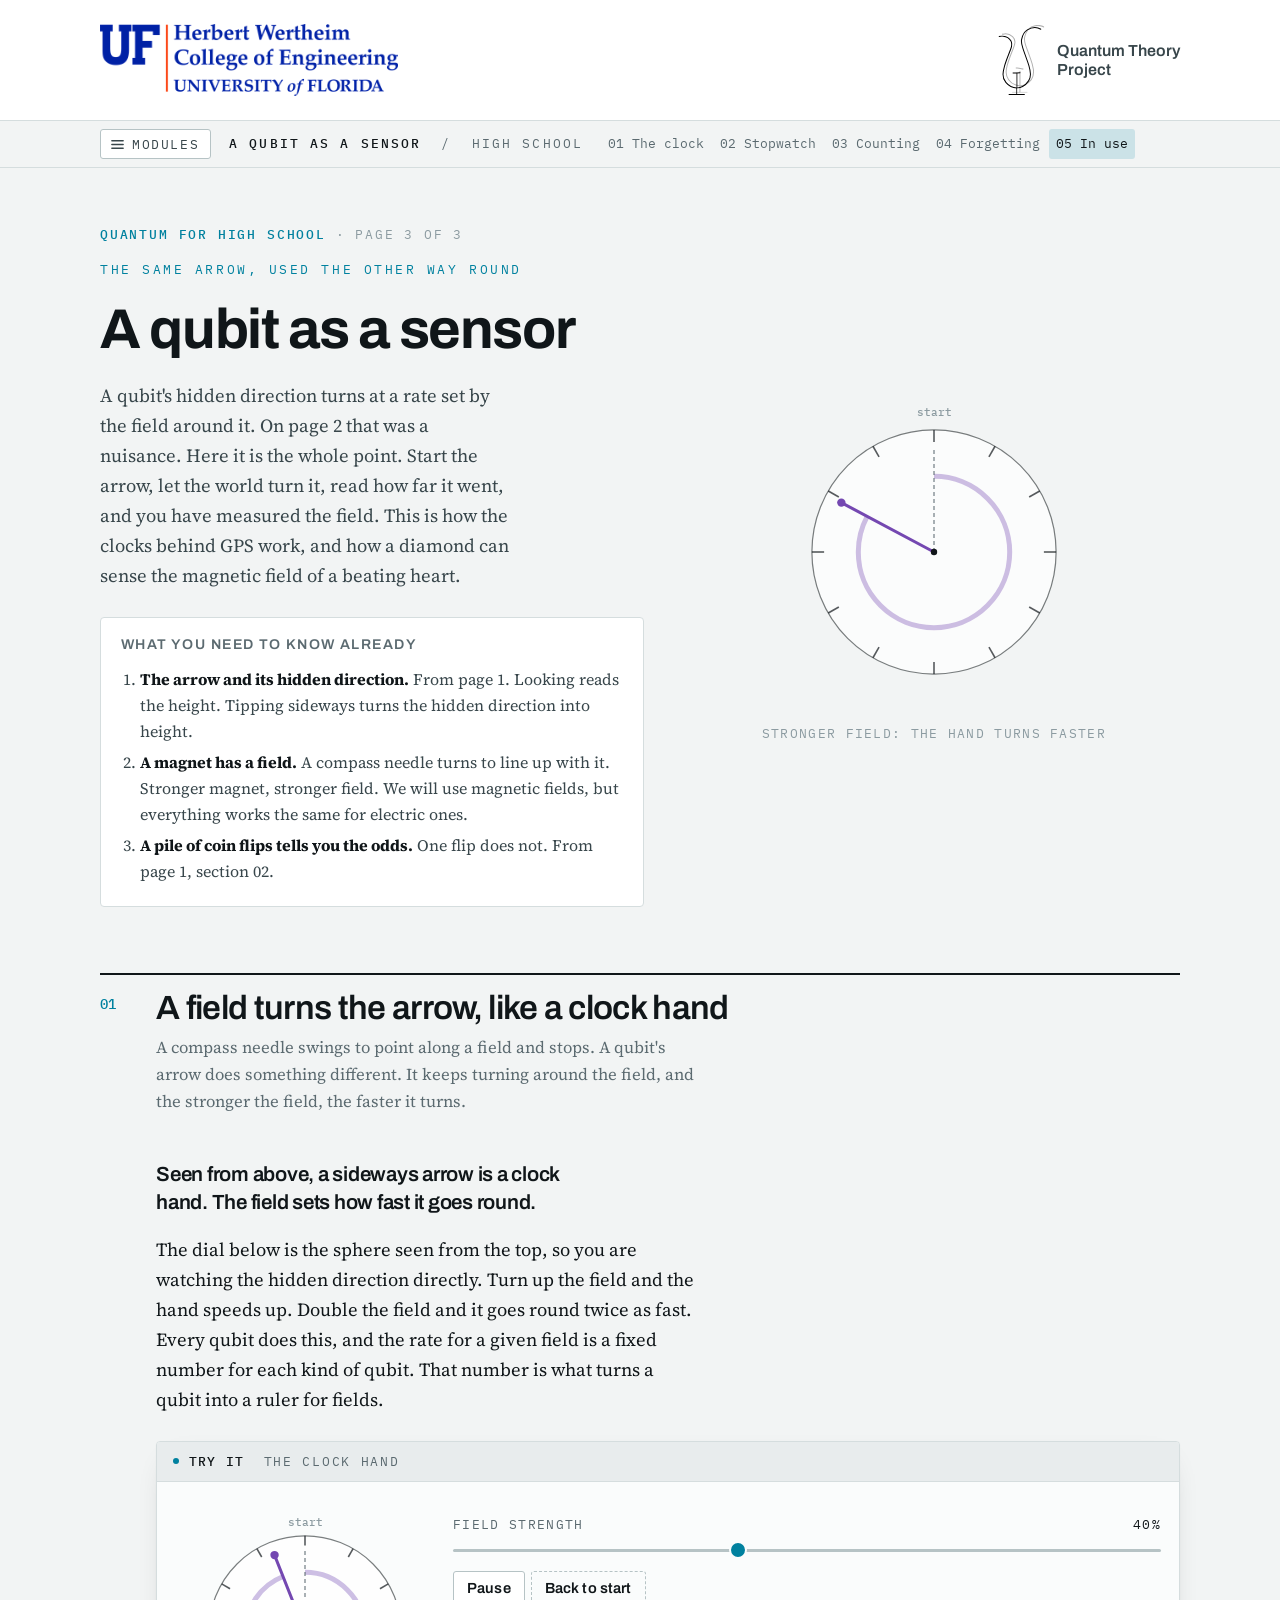
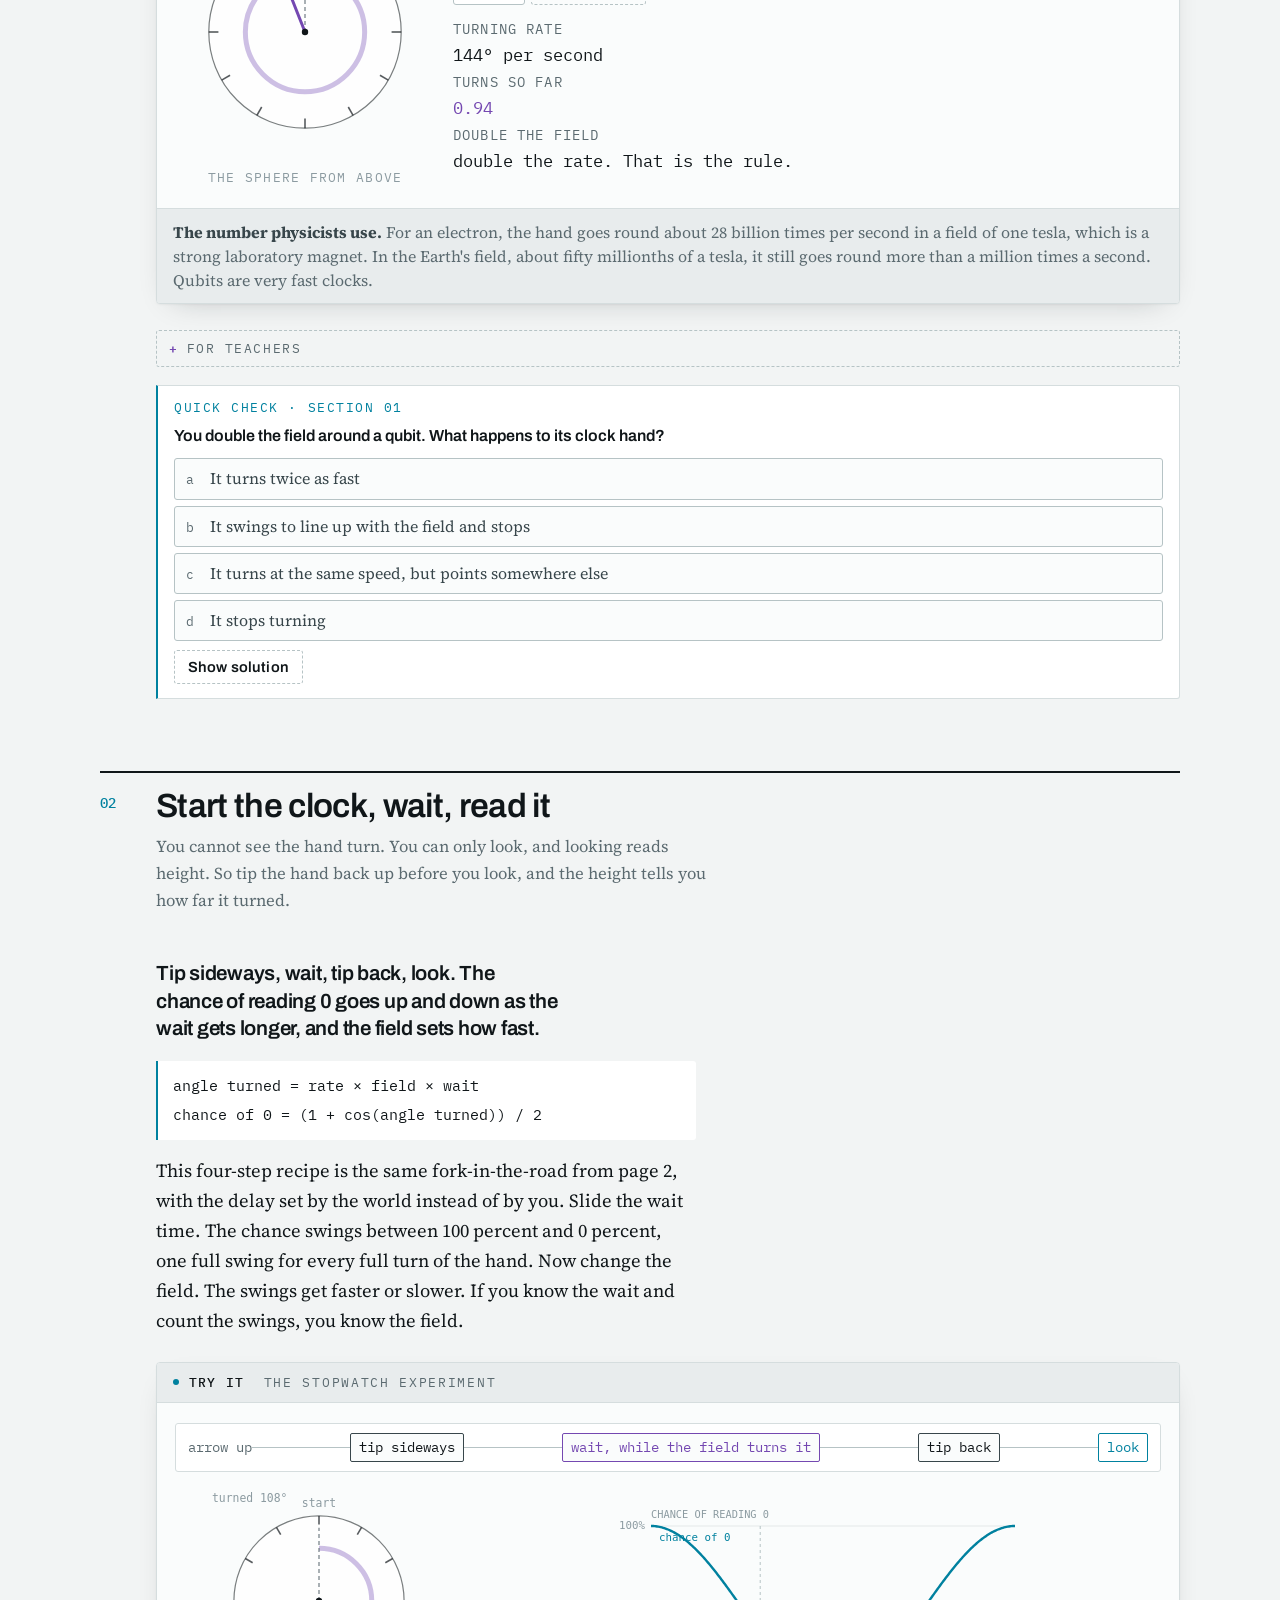
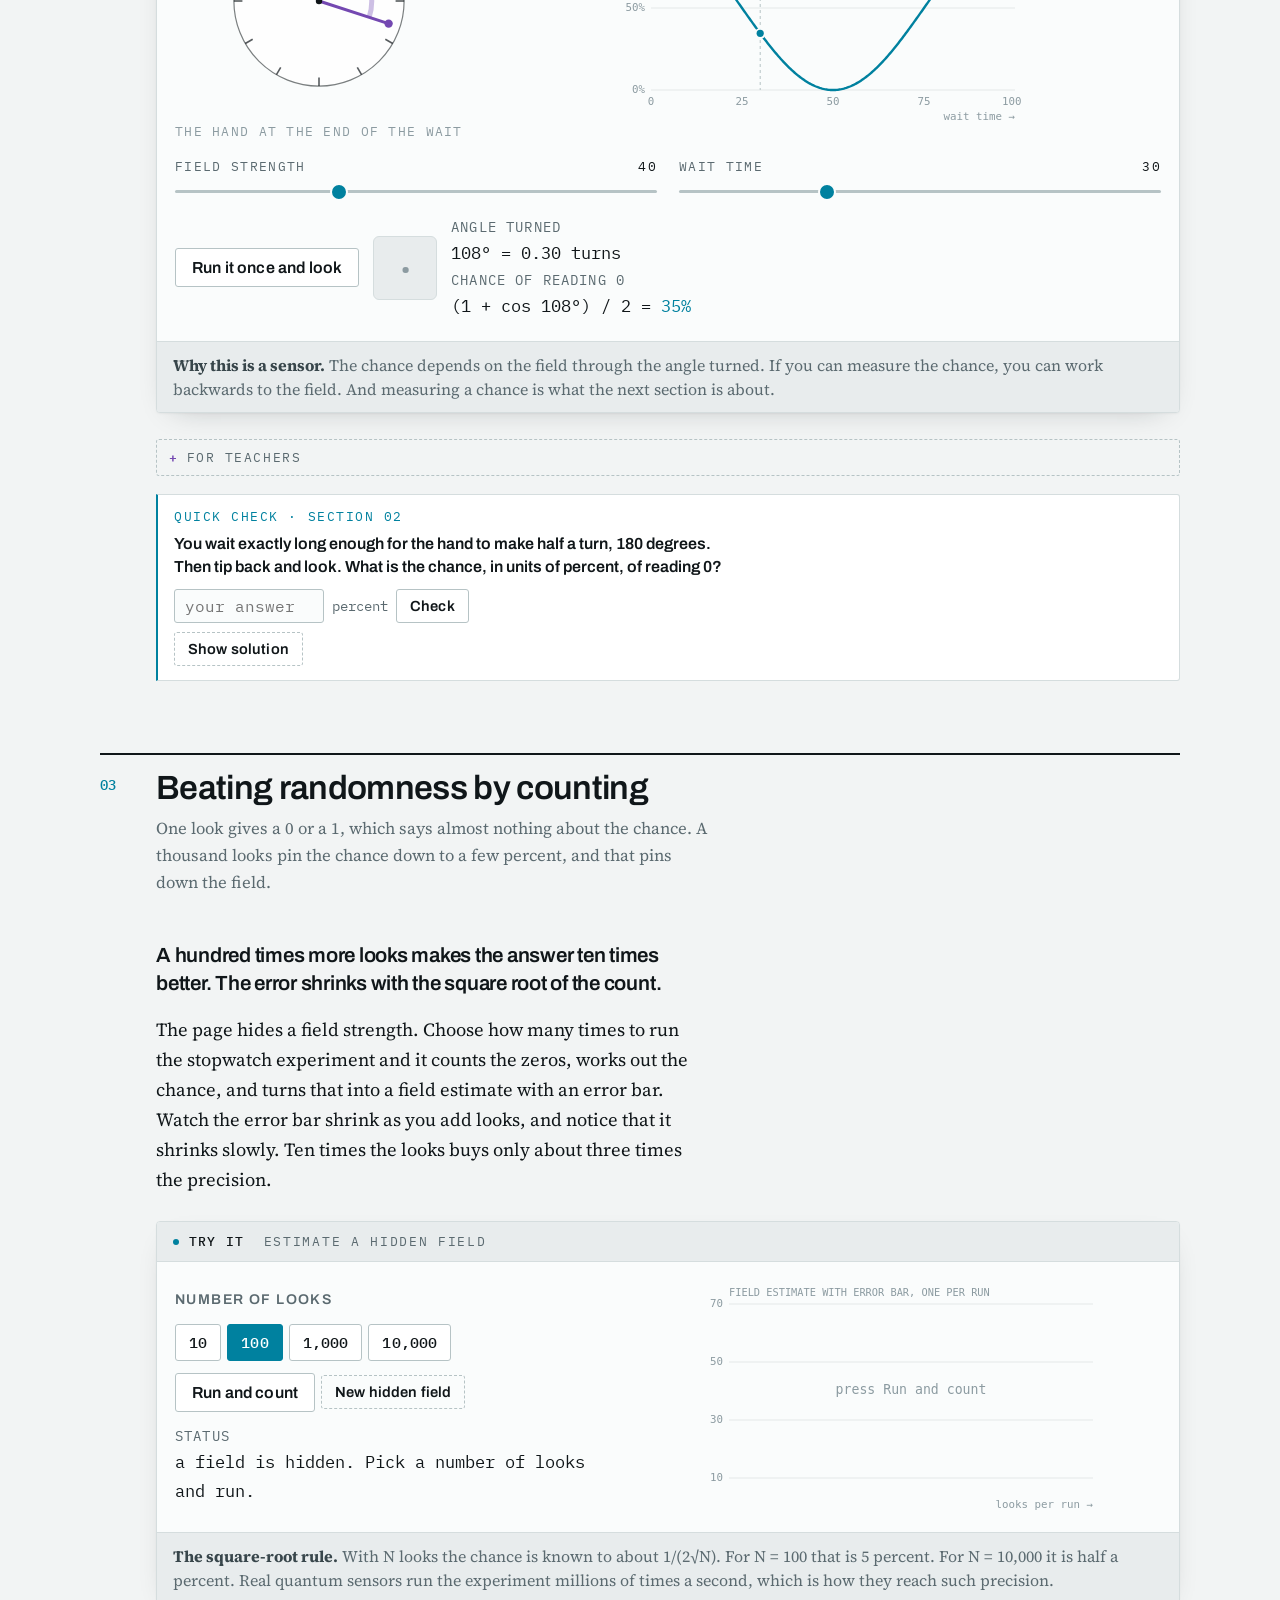
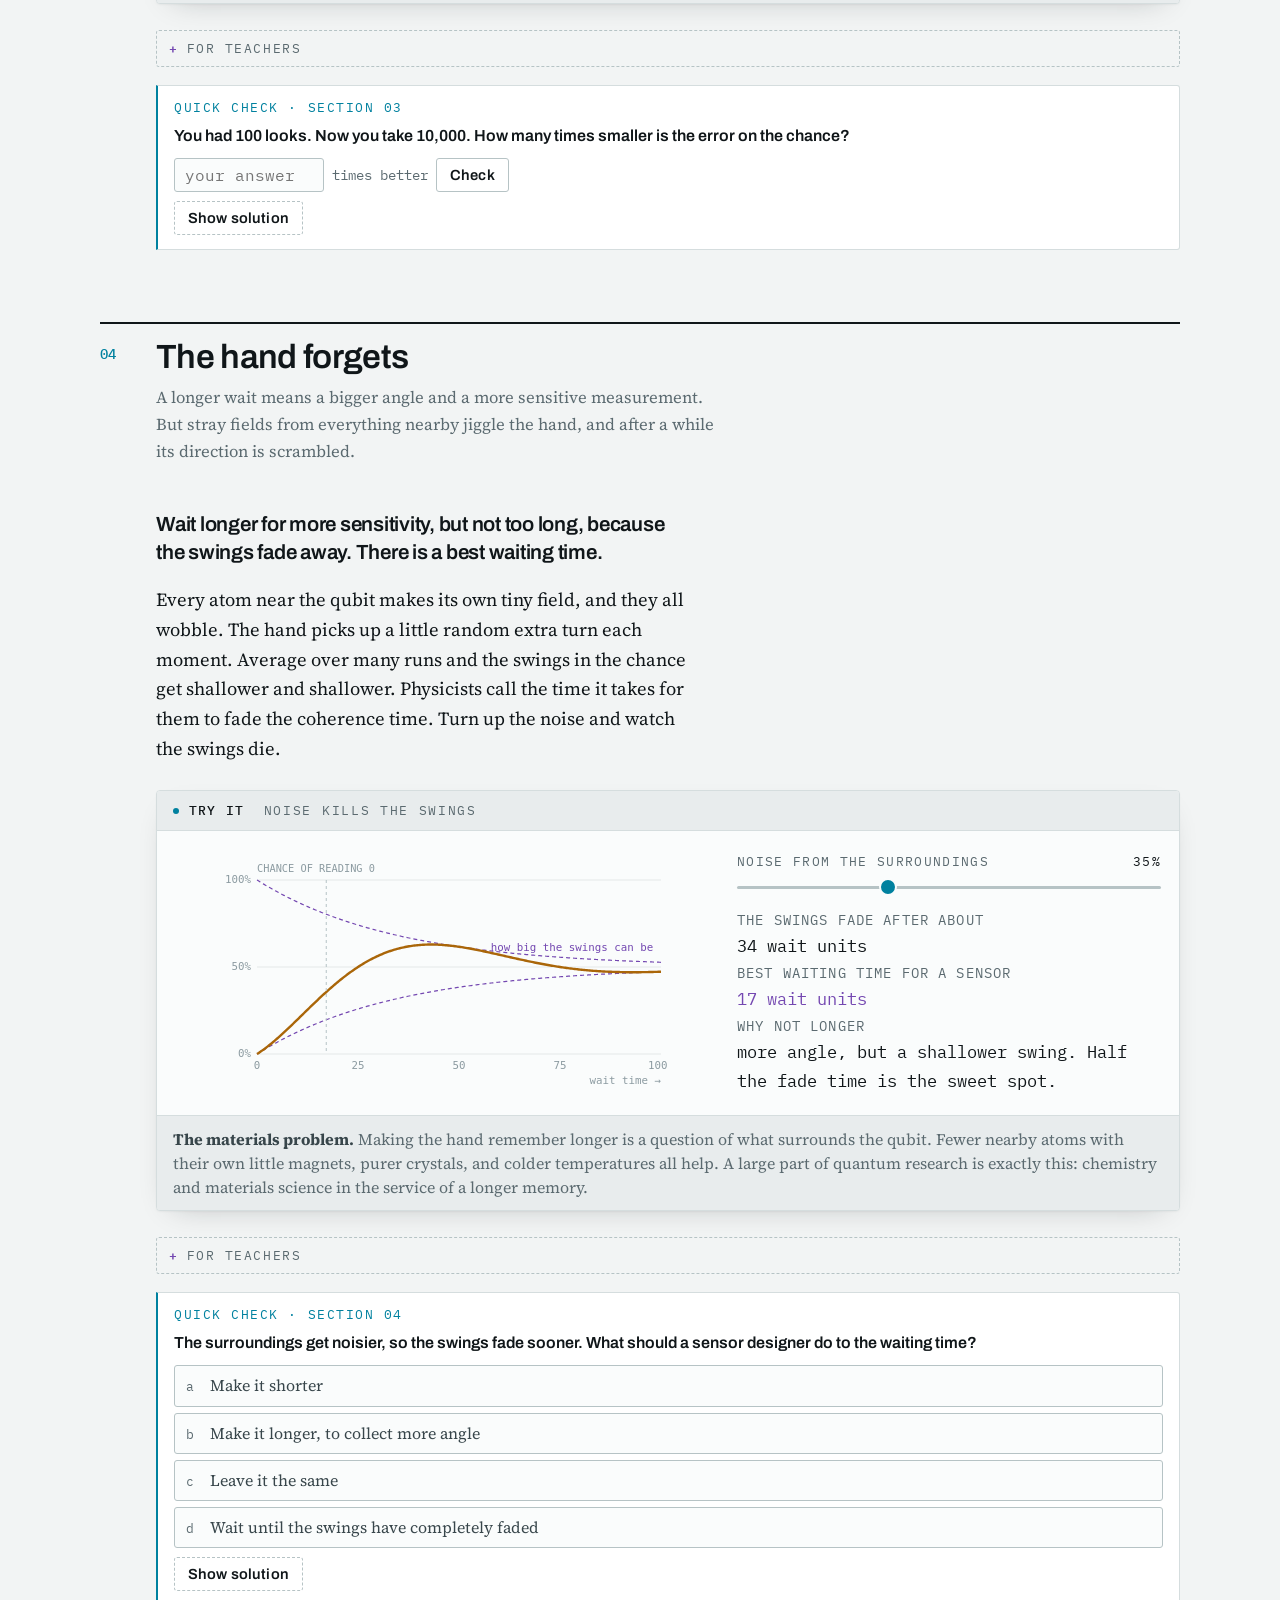
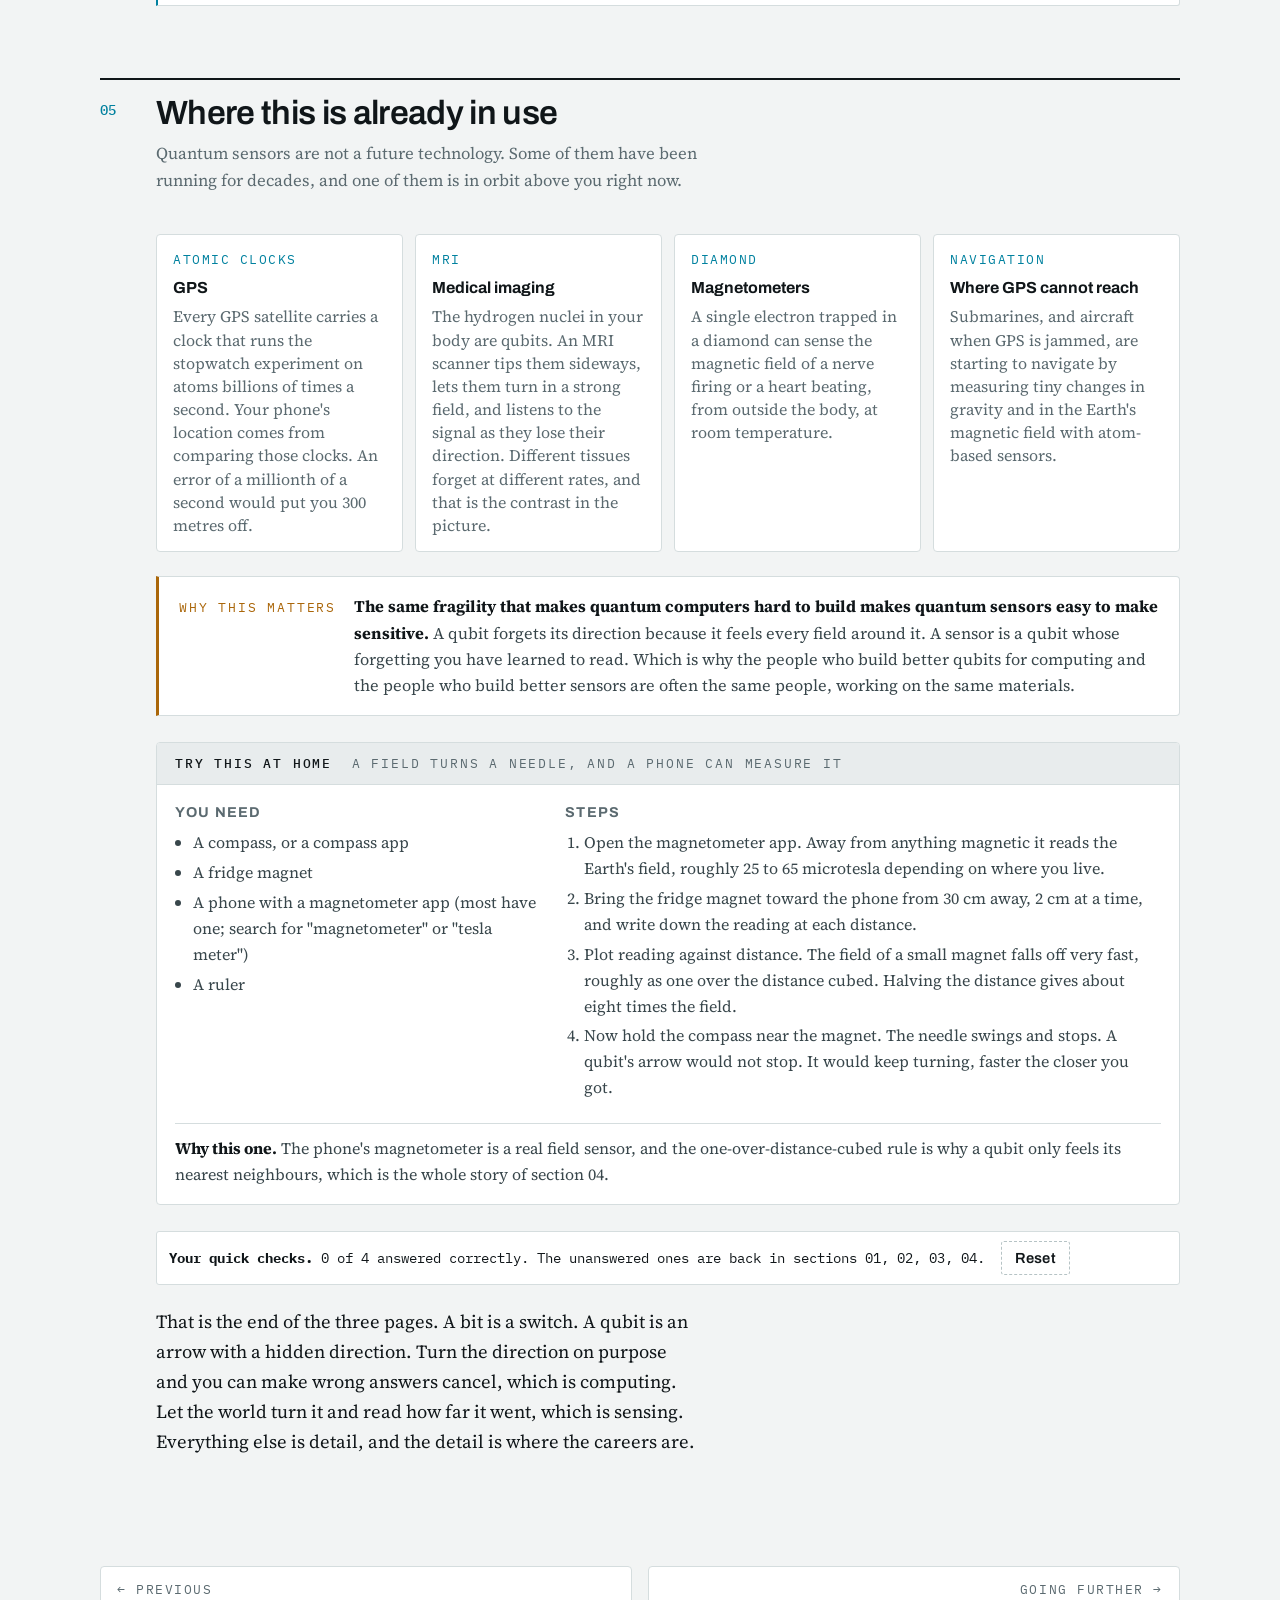
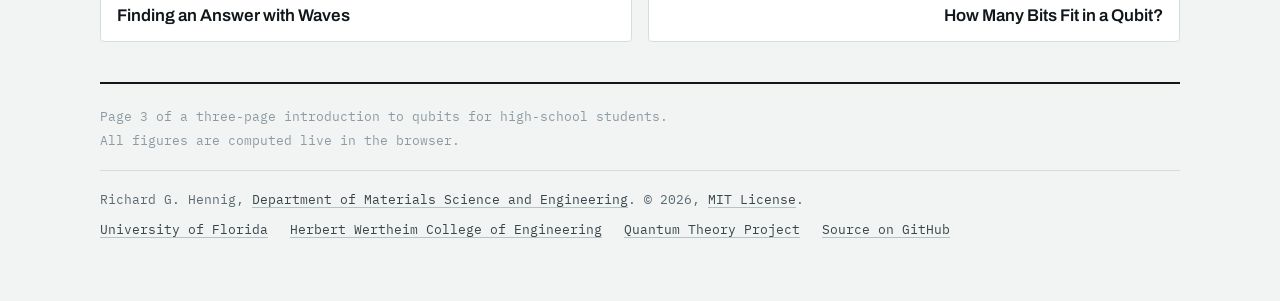
<file: docs/HS3_A_Qubit_as_a_Sensor.html>
<!doctype html>
<html lang="en">
<head>
<meta charset="utf-8">
<meta name="viewport" content="width=device-width,initial-scale=1">
<meta name="description" content="High-school page 3 of 3: a field turns the arrow like a clock hand, the stopwatch experiment, beating randomness by counting, why the hand forgets, and where quantum sensors are already in use.">
<style>:root{color-scheme:light dark}body{margin:0}img{max-width:100%}[hidden]{display:none!important}</style>
</head>
<body>
<title>A Qubit as a Sensor</title>
<link rel="preconnect" href="https://fonts.googleapis.com">
<link rel="preconnect" href="https://fonts.gstatic.com" crossorigin>
<link rel="stylesheet" href="https://fonts.googleapis.com/css2?family=Archivo:wght@500;600;700&family=IBM+Plex+Mono:wght@400;500;600&family=Source+Serif+4:opsz,wght@8..60,400;8..60,600&display=swap">
<link rel="stylesheet" href="assets/quantum.css">
<link rel="stylesheet" href="assets/quantum-student.css">
<link rel="stylesheet" href="assets/quantum-highschool.css">
<div class="ufbar">
  <div class="ufbar-in">
    <a class="college" href="https://www.eng.ufl.edu/">
      <img class="logo-light" src="assets/hwcoe-logo.png" width="298" height="72" alt="UF Herbert Wertheim College of Engineering, University of Florida">
      <img class="logo-dark" src="assets/hwcoe-logo-white.png" width="298" height="72" alt="UF Herbert Wertheim College of Engineering, University of Florida">
    </a>
    <a class="qtp" href="https://qtp.ufl.edu/">
      <img src="assets/qtp-logo.svg" width="47" height="72" alt="">
      <span>Quantum Theory<br>Project</span>
    </a>
  </div>
</div>

<div class="top">
  <div class="topin">
    <button class="qnav-btn" type="button" aria-expanded="false" aria-controls="qnav-panel" aria-label="All modules"><svg viewBox="0 0 16 16" aria-hidden="true"><path d="M2 4h12M2 8h12M2 12h12"/></svg><span>Modules</span></button>
    <div class="qnav-panel" id="qnav-panel" hidden></div>
    <div class="brand"><b>A Qubit as a Sensor</b> &nbsp;/&nbsp; high school</div>
    <nav class="tocbar" id="toc" aria-label="Sections"></nav>
  </div>
</div>

<div class="wrap">

<header class="hero">
  <div>
    <div class="series"><b>Quantum for high school</b> · page 3 of 3</div>
    <div class="kicker">The same arrow, used the other way round</div>
    <h1>A qubit as a sensor</h1>
    <p class="stand">A qubit's hidden direction turns at a rate set by the field around it. On page 2 that was a nuisance. Here it is the whole point. Start the arrow, let the world turn it, read how far it went, and you have measured the field. This is how the clocks behind GPS work, and how a diamond can sense the magnetic field of a beating heart.</p>
    <div class="assume">
      <h4>What you need to know already</h4>
      <ol>
        <li><b>The arrow and its hidden direction.</b> From page 1. Looking reads the height. Tipping sideways turns the hidden direction into height.</li>
        <li><b>A magnet has a field.</b> A compass needle turns to line up with it. Stronger magnet, stronger field. We will use magnetic fields, but everything works the same for electric ones.</li>
        <li><b>A pile of coin flips tells you the odds.</b> One flip does not. From page 1, section 02.</li>
      </ol>
    </div>
  </div>
  <div class="herofig">
    <div class="cvwrap">
      <canvas id="heroDial" width="330" height="330" aria-label="A qubit arrow seen from above, turning at a rate set by a field"></canvas>
      <div class="herohint" id="heroCap">seen from above, the arrow is a clock hand</div>
    </div>
  </div>
</header>

<!-- ============ 1 ============ -->
<section id="s1" data-title="01 The clock">
  <div class="shead">
    <div class="snum">01</div>
    <div>
      <h2>A field turns the arrow, like a clock hand</h2>
      <p class="sdek">A compass needle swings to point along a field and stops. A qubit's arrow does something different. It keeps turning around the field, and the stronger the field, the faster it turns.</p>
    </div>
  </div>
  <div class="body"><div></div><div class="col">
    <div class="prose">
      <p class="msg">Seen from above, a sideways arrow is a clock hand. The field sets how fast it goes round.</p>
      <p>The dial below is the sphere seen from the top, so you are watching the hidden direction directly. Turn up the field and the hand speeds up. Double the field and it goes round twice as fast. Every qubit does this, and the rate for a given field is a fixed number for each kind of qubit. That number is what turns a qubit into a ruler for fields.</p>
    </div>
    <div class="bench">
      <div class="blab"><span class="dot"></span><b>Try it</b> &nbsp;The clock hand</div>
      <div class="bbody">
        <div class="row" style="align-items:center">
          <div class="cvwrap" style="flex:0 0 auto">
            <canvas id="ckDial" width="260" height="260" aria-label="The arrow seen from above, turning at a rate set by the field"></canvas>
            <div class="cvcap">the sphere from above</div>
          </div>
          <div class="grow stack" style="flex:1 1 260px">
            <div class="ctrl"><label for="ckB">Field strength <span class="v" id="ckBV"></span></label><input type="range" id="ckB" min="0" max="100" value="40" step="1"></div>
            <div class="btnrow"><button class="btn" id="ckPlay">Pause</button><button class="btn ghost" id="ckReset">Back to start</button></div>
            <div class="bigread" id="ckread"></div>
          </div>
        </div>
      </div>
      <div class="bfoot"><b>The number physicists use.</b> For an electron, the hand goes round about 28 billion times per second in a field of one tesla, which is a strong laboratory magnet. In the Earth's field, about fifty millionths of a tesla, it still goes round more than a million times a second. Qubits are very fast clocks.</div>
    </div>
    <details class="teacher"><summary>For teachers</summary><div class="tb">Larmor precession. The Bloch vector rotates about the field axis at ω = γB, with γ/2π ≈ 28 GHz/T for a free electron and about 42.6 MHz/T for a proton. The dial is the equatorial plane of the Bloch sphere, so its angle is the phase φ from page 1. Precession, not alignment, is the point students most often miss, since a compass needle is the only field-following object they have handled.</div></details>
    <div class="quiz" data-q="q1"></div>
  </div></div>
</section>

<!-- ============ 2 ============ -->
<section id="s2" data-title="02 Stopwatch">
  <div class="shead">
    <div class="snum">02</div>
    <div>
      <h2>Start the clock, wait, read it</h2>
      <p class="sdek">You cannot see the hand turn. You can only look, and looking reads height. So tip the hand back up before you look, and the height tells you how far it turned.</p>
    </div>
  </div>
  <div class="body"><div></div><div class="col">
    <div class="prose">
      <p class="msg">Tip sideways, wait, tip back, look. The chance of reading 0 goes up and down as the wait gets longer, and the field sets how fast.</p>
      <div class="eq">angle turned = rate × field × wait<br>chance of 0 = (1 + cos(angle turned)) / 2</div>
      <p>This four-step recipe is the same fork-in-the-road from page 2, with the delay set by the world instead of by you. Slide the wait time. The chance swings between 100 percent and 0 percent, one full swing for every full turn of the hand. Now change the field. The swings get faster or slower. If you know the wait and count the swings, you know the field.</p>
    </div>
    <div class="bench">
      <div class="blab"><span class="dot"></span><b>Try it</b> &nbsp;The stopwatch experiment</div>
      <div class="bbody">
        <div class="circ" id="rmCirc" style="margin-bottom:14px"></div>
        <div class="row" style="align-items:center">
          <div class="cvwrap" style="flex:0 0 auto">
            <canvas id="rmDial" width="230" height="230" aria-label="The clock hand at the end of the wait"></canvas>
            <div class="cvcap">the hand at the end of the wait</div>
          </div>
          <div class="cvwrap grow" style="flex:1 1 320px">
            <canvas id="rmChart" width="420" height="220" aria-label="Chance of reading 0 versus the wait time"></canvas>
          </div>
        </div>
        <div class="ctrls" style="margin-top:14px">
          <div class="ctrl"><label for="rmB">Field strength <span class="v" id="rmBV"></span></label><input type="range" id="rmB" min="10" max="100" value="40" step="1"></div>
          <div class="ctrl"><label for="rmT">Wait time <span class="v" id="rmTV"></span></label><input type="range" id="rmT" min="0" max="100" value="30" step="1"></div>
        </div>
        <div class="row" style="margin-top:14px;align-items:center;gap:14px">
          <button class="btn big" id="rmLook">Run it once and look</button><div class="outcome" id="rmOut">·</div>
          <div class="bigread grow" id="rmread" style="flex:1 1 260px"></div>
        </div>
      </div>
      <div class="bfoot"><b>Why this is a sensor.</b> The chance depends on the field through the angle turned. If you can measure the chance, you can work backwards to the field. And measuring a chance is what the next section is about.</div>
    </div>
    <details class="teacher"><summary>For teachers</summary><div class="tb">The Ramsey sequence: π/2 pulse, free evolution for τ, π/2 pulse, measure. P(0) = cos²(γBτ/2) = (1 + cos γBτ)/2. It is the H · R<sub>z</sub>(φ) · H circuit of page 2 with φ = γBτ set by the environment. Atomic clocks run exactly this sequence and adjust their oscillator until the fringe sits at its steepest point. Field units on the bench are relative; the footer of section 01 gives the real scale.</div></details>
    <div class="quiz" data-q="q2"></div>
  </div></div>
</section>

<!-- ============ 3 ============ -->
<section id="s3" data-title="03 Counting">
  <div class="shead">
    <div class="snum">03</div>
    <div>
      <h2>Beating randomness by counting</h2>
      <p class="sdek">One look gives a 0 or a 1, which says almost nothing about the chance. A thousand looks pin the chance down to a few percent, and that pins down the field.</p>
    </div>
  </div>
  <div class="body"><div></div><div class="col">
    <div class="prose">
      <p class="msg">A hundred times more looks makes the answer ten times better. The error shrinks with the square root of the count.</p>
      <p>The page hides a field strength. Choose how many times to run the stopwatch experiment and it counts the zeros, works out the chance, and turns that into a field estimate with an error bar. Watch the error bar shrink as you add looks, and notice that it shrinks slowly. Ten times the looks buys only about three times the precision.</p>
    </div>
    <div class="bench">
      <div class="blab"><span class="dot"></span><b>Try it</b> &nbsp;Estimate a hidden field</div>
      <div class="bbody">
        <div class="row" style="align-items:center">
          <div class="grow stack" style="flex:1 1 260px">
            <h4>Number of looks</h4>
            <div class="btnrow" id="esN"></div>
            <div class="btnrow"><button class="btn big" id="esRun">Run and count</button><button class="btn ghost" id="esNew">New hidden field</button></div>
            <div class="bigread" id="esread"></div>
          </div>
          <div class="cvwrap grow" style="flex:1 1 340px">
            <canvas id="esChart" width="420" height="230" aria-label="Estimated field with error bars for each run, against the hidden true value"></canvas>
          </div>
        </div>
      </div>
      <div class="bfoot"><b>The square-root rule.</b> With N looks the chance is known to about 1/(2√N). For N = 100 that is 5 percent. For N = 10,000 it is half a percent. Real quantum sensors run the experiment millions of times a second, which is how they reach such precision.</div>
    </div>
    <details class="teacher"><summary>For teachers</summary><div class="tb">Binomial statistics: the standard error of an estimated probability is √(p(1−p)/N), at most 1/(2√N). Propagated through the fringe at its steepest point, the phase uncertainty is 1/√N radians, which is the standard quantum limit. The bench biases the hidden field so the operating point sits on a steep part of the fringe; a real sensor does this deliberately. Entangled sensors can beat 1/√N, but that is beyond this page.</div></details>
    <div class="quiz" data-q="q3"></div>
  </div></div>
</section>

<!-- ============ 4 ============ -->
<section id="s4" data-title="04 Forgetting">
  <div class="shead">
    <div class="snum">04</div>
    <div>
      <h2>The hand forgets</h2>
      <p class="sdek">A longer wait means a bigger angle and a more sensitive measurement. But stray fields from everything nearby jiggle the hand, and after a while its direction is scrambled.</p>
    </div>
  </div>
  <div class="body"><div></div><div class="col">
    <div class="prose">
      <p class="msg">Wait longer for more sensitivity, but not too long, because the swings fade away. There is a best waiting time.</p>
      <p>Every atom near the qubit makes its own tiny field, and they all wobble. The hand picks up a little random extra turn each moment. Average over many runs and the swings in the chance get shallower and shallower. Physicists call the time it takes for them to fade the coherence time. Turn up the noise and watch the swings die.</p>
    </div>
    <div class="bench">
      <div class="blab"><span class="dot"></span><b>Try it</b> &nbsp;Noise kills the swings</div>
      <div class="bbody">
        <div class="row" style="align-items:center">
          <div class="cvwrap grow" style="flex:1 1 360px">
            <canvas id="dcChart" width="460" height="230" aria-label="Chance of reading 0 versus wait time, with swings that fade as noise increases"></canvas>
          </div>
          <div class="grow stack" style="flex:1 1 240px">
            <div class="ctrl"><label for="dcNz">Noise from the surroundings <span class="v" id="dcNzV"></span></label><input type="range" id="dcNz" min="0" max="100" value="35" step="1"></div>
            <div class="bigread" id="dcread"></div>
          </div>
        </div>
      </div>
      <div class="bfoot"><b>The materials problem.</b> Making the hand remember longer is a question of what surrounds the qubit. Fewer nearby atoms with their own little magnets, purer crystals, and colder temperatures all help. A large part of quantum research is exactly this: chemistry and materials science in the service of a longer memory.</div>
    </div>
    <details class="teacher"><summary>For teachers</summary><div class="tb">Dephasing with coherence time T<sub>2</sub>. The fringe contrast decays as e<sup>−τ/T₂</sup>, and the best interrogation time for sensitivity is τ = T<sub>2</sub>/2. The undergraduate page "Why a Qubit Forgets" develops this fully, including why fast-moving surroundings are less harmful than slow ones and how a spin echo undoes slow noise.</div></details>
    <div class="quiz" data-q="q4"></div>
  </div></div>
</section>

<!-- ============ 5 ============ -->
<section id="s5" data-title="05 In use">
  <div class="shead">
    <div class="snum">05</div>
    <div>
      <h2>Where this is already in use</h2>
      <p class="sdek">Quantum sensors are not a future technology. Some of them have been running for decades, and one of them is in orbit above you right now.</p>
    </div>
  </div>
  <div class="body"><div></div><div class="col">
    <div class="uses">
      <div class="use"><span class="n">Atomic clocks</span><b>GPS</b><small>Every GPS satellite carries a clock that runs the stopwatch experiment on atoms billions of times a second. Your phone's location comes from comparing those clocks. An error of a millionth of a second would put you 300 metres off.</small></div>
      <div class="use"><span class="n">MRI</span><b>Medical imaging</b><small>The hydrogen nuclei in your body are qubits. An MRI scanner tips them sideways, lets them turn in a strong field, and listens to the signal as they lose their direction. Different tissues forget at different rates, and that is the contrast in the picture.</small></div>
      <div class="use"><span class="n">Diamond</span><b>Magnetometers</b><small>A single electron trapped in a diamond can sense the magnetic field of a nerve firing or a heart beating, from outside the body, at room temperature.</small></div>
      <div class="use"><span class="n">Navigation</span><b>Where GPS cannot reach</b><small>Submarines, and aircraft when GPS is jammed, are starting to navigate by measuring tiny changes in gravity and in the Earth's magnetic field with atom-based sensors.</small></div>
    </div>
    <div class="hook">
      <div class="hk">Why this matters</div>
      <p><b>The same fragility that makes quantum computers hard to build makes quantum sensors easy to make sensitive.</b> A qubit forgets its direction because it feels every field around it. A sensor is a qubit whose forgetting you have learned to read. Which is why the people who build better qubits for computing and the people who build better sensors are often the same people, working on the same materials.</p>
    </div>
    <div class="home">
      <div class="hh"><b>Try this at home</b> &nbsp;a field turns a needle, and a phone can measure it</div>
      <div class="hb">
        <div><h5>You need</h5><ul><li>A compass, or a compass app</li><li>A fridge magnet</li><li>A phone with a magnetometer app (most have one; search for "magnetometer" or "tesla meter")</li><li>A ruler</li></ul></div>
        <div>
          <h5>Steps</h5>
          <ol><li>Open the magnetometer app. Away from anything magnetic it reads the Earth's field, roughly 25 to 65 microtesla depending on where you live.</li><li>Bring the fridge magnet toward the phone from 30 cm away, 2 cm at a time, and write down the reading at each distance.</li><li>Plot reading against distance. The field of a small magnet falls off very fast, roughly as one over the distance cubed. Halving the distance gives about eight times the field.</li><li>Now hold the compass near the magnet. The needle swings and stops. A qubit's arrow would not stop. It would keep turning, faster the closer you got.</li></ol>
        </div>
        <div class="why"><b>Why this one.</b> The phone's magnetometer is a real field sensor, and the one-over-distance-cubed rule is why a qubit only feels its nearest neighbours, which is the whole story of section 04.</div>
      </div>
    </div>
    <div class="verdict" id="quizTally" style="margin-top:22px"></div>
    <div class="prose" style="margin-top:22px">
      <p>That is the end of the three pages. A bit is a switch. A qubit is an arrow with a hidden direction. Turn the direction on purpose and you can make wrong answers cancel, which is computing. Let the world turn it and read how far it went, which is sensing. Everything else is detail, and the detail is where the careers are.</p>
    </div>
  </div></div>
</section>

<nav class="pager" aria-label="Previous and next module"></nav>

<footer>
  Page 3 of a three-page introduction to qubits for high-school students.<br>
  All figures are computed live in the browser.
  <div class="credit">
    <p>Richard G. Hennig, <a href="https://mse.ufl.edu/">Department of Materials Science and Engineering</a>. &copy; 2026, <a href="https://github.com/MatSciEd/Quantum/blob/main/LICENSE">MIT License</a>.</p>
    <nav aria-label="Affiliations and source">
      <a href="https://www.ufl.edu/">University of Florida</a>
      <a href="https://www.eng.ufl.edu/">Herbert Wertheim College of Engineering</a>
      <a href="https://qtp.ufl.edu/">Quantum Theory Project</a>
      <a href="https://github.com/MatSciEd/Quantum">Source on GitHub</a>
    </nav>
  </div>
</footer>
</div>
<script src="assets/quantum-nav.js" data-page="hs3"></script>
<script>
(function(){
"use strict";
const REDUCED=window.matchMedia&&window.matchMedia("(prefers-reduced-motion: reduce)").matches;
function norm3(a){const m=Math.hypot(a[0],a[1],a[2])||1;return [a[0]/m,a[1]/m,a[2]/m];}
const D2R=Math.PI/180, R2D=180/Math.PI;
const KS=[2,3,4,5,6,8,12,16,32,64];
function gauss(){let u=0,v=0;while(u===0)u=Math.random();while(v===0)v=Math.random();return Math.sqrt(-2*Math.log(u))*Math.cos(2*Math.PI*v);}
function tocBuild(){
  const toc=document.getElementById("toc");if(!toc)return;
  const secs=[].slice.call(document.querySelectorAll("section[data-title]"));
  secs.forEach(function(s){const a=document.createElement("a");a.href="#"+s.id;a.textContent=s.dataset.title;a.dataset.for=s.id;toc.appendChild(a);});
  const links={};[].forEach.call(toc.children,a=>links[a.dataset.for]=a);
  if("IntersectionObserver" in window){
    const io=new IntersectionObserver(function(ents){ents.forEach(function(e){if(e.isIntersecting){
      Object.keys(links).forEach(k=>links[k].classList.remove("on"));links[e.target.id].classList.add("on");}});},{rootMargin:"-45% 0px -50% 0px"});
    secs.forEach(s=>io.observe(s));
  }
}
/* ================= theme-aware colors ================= */
const CV={};
function readVars(){
  const cs=getComputedStyle(document.documentElement);
  ["--ink","--ink-2","--muted","--faint","--rule","--rule-strong","--zero","--one","--phase","--surface","--bench","--surface-2","--grid","--sphere"]
    .forEach(k=>CV[k]=cs.getPropertyValue(k).trim());
}
readVars();
const C=k=>CV["--"+k];
const redraws=[];
const redrawAll=()=>{readVars();redraws.forEach(f=>{try{f();}catch(e){}});};
if(window.matchMedia){
  const mq=window.matchMedia("(prefers-color-scheme: dark)");
  (mq.addEventListener?mq.addEventListener("change",redrawAll):mq.addListener(redrawAll));
}
new MutationObserver(redrawAll).observe(document.documentElement,{attributes:true,attributeFilter:["data-theme"]});

/* ================= canvas helpers ================= */
function setup(cv){
  const w=cv.width,h=cv.height,dpr=Math.min(window.devicePixelRatio||1,2);
  cv.style.width=w+"px";cv.style.height=h+"px";
  cv.width=Math.round(w*dpr);cv.height=Math.round(h*dpr);
  const g=cv.getContext("2d");g.scale(dpr,dpr);
  cv._w=w;cv._h=h;return g;
}
function clear(g,cv,bg){g.save();g.setTransform(1,0,0,1,0,0);g.clearRect(0,0,cv.width,cv.height);g.restore();
  if(bg){g.fillStyle=bg;g.fillRect(0,0,cv._w,cv._h);} }
function mono(g,size,weight){g.font=(weight||400)+" "+(size*1.2)+"px 'IBM Plex Mono', ui-monospace, monospace";}
/* keep canvas text inside its canvas: a label that would run past an edge is nudged back in */
;(function(){const P=CanvasRenderingContext2D.prototype,f=P.fillText;if(P._edgeSafe)return;P._edgeSafe=true;
  P.fillText=function(t,x,y,w){const m=this.getTransform();
    if(m.a>0&&m.b===0&&m.c===0){const tw=this.measureText(t).width,a=this.textAlign,
      l=a==="center"?x-tw/2:(a==="right"||a==="end")?x-tw:x,lo=(2-m.e)/m.a,hi=(this.canvas.width-2-m.e)/m.a;
      if(l+tw>hi)x-=Math.min(l+tw-hi,Math.max(0,l-lo));else if(l<lo)x+=lo-l;}
    return f.call(this,t,x,y,w);};})();
function dash(g,arr){g.setLineDash(arr||[]);}
function line(g,x1,y1,x2,y2,col,w){g.strokeStyle=col;g.lineWidth=w||1;g.beginPath();g.moveTo(x1,y1);g.lineTo(x2,y2);g.stroke();}
function rr(g,x,y,w,h,r){g.beginPath();
  if(g.roundRect){g.roundRect(x,y,w,h,r);}else{g.rect(x,y,w,h);} }

/* ================= Bloch sphere ================= */
function Sphere(cv,opt){
  opt=opt||{};
  const g=setup(cv),W=cv._w,H=cv._h;
  const S={az:opt.az!==undefined?opt.az:-0.72,el:opt.el!==undefined?opt.el:0.30,
           r:[0,0,1],len:1,axis:null,axisT:0,cap:opt.cap,
           labels:opt.labels!==false,small:!!opt.small,ghost:null};
  const R=Math.min(W,H)*(opt.scale||0.345);
  const cxp=W/2, cyp=H/2+(opt.dy||0);

  function basis(){
    const ca=Math.cos(S.az),sa=Math.sin(S.az),ce=Math.cos(S.el),se=Math.sin(S.el);
    return {right:[-sa,ca,0],up:[-ca*se,-sa*se,ce],fwd:[ca*ce,sa*ce,se]};
  }
  function P(p,b){
    const d=p[0]*b.fwd[0]+p[1]*b.fwd[1]+p[2]*b.fwd[2];
    return {x:cxp+R*(p[0]*b.right[0]+p[1]*b.right[1]+p[2]*b.right[2]),
            y:cyp-R*(p[0]*b.up[0]+p[1]*b.up[1]+p[2]*b.up[2]), d:d};
  }
  function circlePts(kind,a){
    const pts=[];
    for(let i=0;i<=96;i++){
      const t=i/96*Math.PI*2;
      if(kind==="lat"){const s=Math.sin(a);pts.push([s*Math.cos(t),s*Math.sin(t),Math.cos(a)]);}
      else{pts.push([Math.sin(t)*Math.cos(a),Math.sin(t)*Math.sin(a),Math.cos(t)]);}
    }
    return pts;
  }
  function poly(pts,b,colFront,colBack,w){
    for(let i=0;i<pts.length-1;i++){
      const p1=P(pts[i],b),p2=P(pts[i+1],b);
      const front=(p1.d+p2.d)/2>0;
      g.strokeStyle=front?colFront:colBack;g.lineWidth=w||1;
      g.beginPath();g.moveTo(p1.x,p1.y);g.lineTo(p2.x,p2.y);g.stroke();
    }
  }
  function arrow(from,to,col,b,w){
    const a=P(from,b),c=P(to,b);
    g.strokeStyle=col;g.lineWidth=w||2.4;g.lineCap="round";
    g.beginPath();g.moveTo(a.x,a.y);g.lineTo(c.x,c.y);g.stroke();g.lineCap="butt";
    const ang=Math.atan2(c.y-a.y,c.x-a.x),hl=9,hw=4.4;
    g.fillStyle=col;g.beginPath();
    g.moveTo(c.x,c.y);
    g.lineTo(c.x-hl*Math.cos(ang-0.42),c.y-hl*Math.sin(ang-0.42));
    g.lineTo(c.x-hl*Math.cos(ang+0.42),c.y-hl*Math.sin(ang+0.42));
    g.closePath();g.fill();
  }
  function tag(p,txt,col,b,off){
    const q=P(p,b);mono(g,S.small?9:10.5,500);g.fillStyle=col;
    g.textAlign="center";g.textBaseline="middle";
    g.fillText(txt,q.x+(off?off[0]:0),q.y+(off?off[1]:0));
  }

  S.draw=function(){
    const b=basis();
    clear(g,cv,null);
    /* ball */
    g.fillStyle=C("surface");g.globalAlpha=0.55;
    g.beginPath();g.arc(cxp,cyp,R,0,7);g.fill();g.globalAlpha=1;
    /* equatorial disc */
    const eq=circlePts("lat",Math.PI/2);
    g.beginPath();
    eq.forEach((p,i)=>{const q=P(p,b);i?g.lineTo(q.x,q.y):g.moveTo(q.x,q.y);});
    g.closePath();g.fillStyle=C("zero");g.globalAlpha=0.055;g.fill();g.globalAlpha=1;

    const back=hex(C("sphere"),0.16), front=hex(C("sphere"),0.42);
    if(!S.small){
      [Math.PI/4,Math.PI/2,3*Math.PI/4].forEach(a=>poly(circlePts("lat",a),b,front,back,a===Math.PI/2?1.25:0.8));
      for(let k=0;k<4;k++)poly(circlePts("lon",k*Math.PI/4),b,hex(C("sphere"),0.26),hex(C("sphere"),0.10),0.8);
    }else{
      poly(circlePts("lat",Math.PI/2),b,front,back,1.1);
      poly(circlePts("lon",0),b,hex(C("sphere"),0.2),hex(C("sphere"),0.08),0.8);
      poly(circlePts("lon",Math.PI/2),b,hex(C("sphere"),0.2),hex(C("sphere"),0.08),0.8);
    }
    /* rim */
    g.strokeStyle=hex(C("sphere"),0.5);g.lineWidth=1;g.beginPath();g.arc(cxp,cyp,R,0,7);g.stroke();

    /* axes */
    const AX=[[[1,0,0],"x"],[[0,1,0],"y"],[[0,0,1],"z"]];
    AX.forEach(function(A){
      const p1=P(A[0].map(v=>-v*1.14),b),p2=P(A[0].map(v=>v*1.14),b);
      dash(g,[3,3]);line(g,p1.x,p1.y,p2.x,p2.y,hex(C("sphere"),0.35),1);dash(g);
    });
    if(S.labels){
      tag([0,0,1.34],opt.pole0||"|0⟩",C("zero"),b);
      tag([0,0,-1.34],opt.pole1||"|1⟩",C("one"),b);
      if(!S.small&&!opt.noSide){
        tag([1.3,0,0],opt.side||"|+⟩",C("muted"),b);
        tag([-1.3,0,0],opt.side2||"|−⟩",C("muted"),b);
        tag([0,1.3,0],opt.side3||"|i⟩",C("muted"),b);
        tag([0,-1.3,0],opt.side4||"|−i⟩",C("muted"),b);
      }
    }

    /* rotation axis being applied */
    if(S.axis&&S.axisT>0.02){
      const n=norm3(S.axis);
      const p1=P(n.map(v=>-v*1.24),b),p2=P(n.map(v=>v*1.24),b);
      g.globalAlpha=Math.min(1,S.axisT);
      dash(g,[5,4]);line(g,p1.x,p1.y,p2.x,p2.y,C("phase"),1.8);dash(g);
      g.globalAlpha=1;
    }

    const r=S.r,L=S.len;
    const rv=[r[0]*L,r[1]*L,r[2]*L];

    /* phase construction */
    if(opt.showPhase&&L>0.02&&Math.hypot(rv[0],rv[1])>0.03){
      const foot=[rv[0],rv[1],0];
      dash(g,[2,3]);
      const a=P(rv,b),f=P(foot,b),o=P([0,0,0],b);
      line(g,a.x,a.y,f.x,f.y,hex(C("phase"),0.75),1);
      line(g,o.x,o.y,f.x,f.y,hex(C("phase"),0.75),1);
      dash(g);
      const phi=Math.atan2(rv[1],rv[0]);
      const arc=[];for(let i=0;i<=40;i++){const t=phi*i/40;arc.push([0.36*Math.cos(t),0.36*Math.sin(t),0]);}
      g.strokeStyle=C("phase");g.lineWidth=1.6;g.beginPath();
      arc.forEach((p,i)=>{const q=P(p,b);i?g.lineTo(q.x,q.y):g.moveTo(q.x,q.y);});g.stroke();
      tag([0.52*Math.cos(phi/2),0.52*Math.sin(phi/2),0.04],"φ",C("phase"),b);
      /* theta arc */
      const st=Math.hypot(rv[0],rv[1]),ct=rv[2],th=Math.atan2(st,ct),ux=rv[0]/(st||1),uy=rv[1]/(st||1);
      const arc2=[];for(let i=0;i<=40;i++){const t=th*i/40;arc2.push([0.5*Math.sin(t)*ux,0.5*Math.sin(t)*uy,0.5*Math.cos(t)]);}
      g.strokeStyle=C("zero");g.lineWidth=1.6;g.beginPath();
      arc2.forEach((p,i)=>{const q=P(p,b);i?g.lineTo(q.x,q.y):g.moveTo(q.x,q.y);});g.stroke();
      tag([0.63*Math.sin(th/2)*ux,0.63*Math.sin(th/2)*uy,0.63*Math.cos(th/2)],"θ",C("zero"),b);
    }

    /* point cloud */
    if(S.points&&S.points.length){
      S.points.forEach(function(p){const q=P(p,b);g.fillStyle=hex(p[3]||C("zero"),q.d>0?0.8:0.22);g.beginPath();g.arc(q.x,q.y,2.1,0,7);g.fill();});
    }
    /* ghost (previous state) */
    if(S.ghost){
      g.globalAlpha=0.28;arrow([0,0,0],S.ghost,C("muted"),b,1.8);g.globalAlpha=1;
    }

    /* state vector */
    if(S.noArrow){}else if(L<0.035){
      const o=P([0,0,0],b);
      g.fillStyle=C("muted");g.beginPath();g.arc(o.x,o.y,4,0,7);g.fill();
      g.strokeStyle=hex(C("muted"),0.5);dash(g,[2,3]);g.lineWidth=1;
      g.beginPath();g.arc(cxp,cyp,R*0.985,0,7);g.stroke();dash(g);
      mono(g,S.small?9:9.5,500);g.fillStyle=C("muted");g.textAlign="center";g.textBaseline="middle";
      g.fillText("no direction",cxp,cyp+19);
    }else{
      const col=rv[2]>=0?C("zero"):C("one");
      arrow([0,0,0],rv,col,b,2.6);
      if(L<0.985){
        const q=P(rv,b);g.strokeStyle=hex(col,0.5);g.lineWidth=1;dash(g,[2,2]);
        const e=P(r,b);g.beginPath();g.moveTo(q.x,q.y);g.lineTo(e.x,e.y);g.stroke();dash(g);
      }
    }
    if(S.second){arrow([0,0,0],S.second.r,S.second.c||C("phase"),b,2.6);
      if(S.second.label){tag(S.second.r.map(v=>v*1.18),S.second.label,S.second.c||C("phase"),b);}}
    if(S.mainLabel){tag(rv.map(v=>v*1.18),S.mainLabel,rv[2]>=0?C("zero"):C("one"),b);}
    if(S.cap){mono(g,9.5,500);g.fillStyle=C("faint");g.textAlign="left";g.textBaseline="top";g.fillText(S.cap,8,7);}
  };

  /* drag */
  let drag=null;
  cv.style.cursor="grab";
  cv.addEventListener("pointerdown",e=>{drag={x:e.clientX,y:e.clientY,az:S.az,el:S.el};cv.setPointerCapture(e.pointerId);cv.style.cursor="grabbing";});
  cv.addEventListener("pointermove",e=>{
    if(!drag)return;
    S.az=drag.az-(e.clientX-drag.x)*0.0115;
    S.el=Math.max(-1.35,Math.min(1.35,drag.el+(e.clientY-drag.y)*0.0115));
    S.draw();
  });
  const end=()=>{drag=null;cv.style.cursor="grab";};
  cv.addEventListener("pointerup",end);cv.addEventListener("pointercancel",end);
  redraws.push(()=>S.draw());
  return S;
}
function hex(c,a){
  c=(c||"#888").trim();
  if(c[0]==="#"){
    if(c.length===4)c="#"+c[1]+c[1]+c[2]+c[2]+c[3]+c[3];
    const n=parseInt(c.slice(1),16);
    return "rgba("+((n>>16)&255)+","+((n>>8)&255)+","+(n&255)+","+a+")";
  }
  if(c.indexOf("rgb")===0)return c.replace(/rgba?\(([^)]+)\)/,(m,p)=>{const v=p.split(",").map(s=>s.trim());return "rgba("+v[0]+","+v[1]+","+v[2]+","+a+")";});
  return c;
}

/* ================= probability bars ================= */
function bars(el,p0,p1){
  el.innerHTML=
   '<div class="pb"><span class="lbl">P(0)</span><span class="track"><span class="fill" style="width:'+(p0*100).toFixed(1)+'%;background:'+C("zero")+'"></span></span><span class="val">'+(p0*100).toFixed(1)+'%</span></div>'+
   '<div class="pb"><span class="lbl">P(1)</span><span class="track"><span class="fill" style="width:'+(p1*100).toFixed(1)+'%;background:'+C("one")+'"></span></span><span class="val">'+(p1*100).toFixed(1)+'%</span></div>';
}

/* ================= chart frame helper ================= */
function frame(g,cv,m){
  clear(g,cv,C("bench"));
  return {l:m.l,r:cv._w-m.r,t:m.t,b:cv._h-m.b,w:cv._w-m.l-m.r,h:cv._h-m.t-m.b};
}
function axisText(g,txt,x,y,align,base,col,size){
  mono(g,size||9.5,400);g.fillStyle=col||C("muted");
  g.textAlign=align||"center";g.textBaseline=base||"middle";g.fillText(txt,x,y);
}

/* ================= dial renderer ================= */
function dialGeom(cv){const W=cv._w,H=cv._h;return {cx:W/2,cy:H/2,R:Math.min(W,H)*0.37};}
function dialPt(d,angDeg,rad){const a=angDeg*D2R;return {x:d.cx+(rad===undefined?d.R:rad)*Math.sin(a),y:d.cy-(rad===undefined?d.R:rad)*Math.cos(a)};}
function drawDial(g,cv,o){
  const d=dialGeom(cv);
  clear(g,cv,null);
  /* face */
  g.fillStyle=C("surface");g.globalAlpha=0.7;g.beginPath();g.arc(d.cx,d.cy,d.R,0,7);g.fill();g.globalAlpha=1;
  /* cells (resolution) */
  if(o.cells){
    const n=Math.max(1,Math.floor(360/o.cells)), step=360/n;
    for(let i=0;i<n;i++){
      g.beginPath();
      g.arc(d.cx,d.cy,d.R*1.06,(i*step-90)*D2R,((i+1)*step-90)*D2R);
      g.arc(d.cx,d.cy,d.R*0.94,((i+1)*step-90)*D2R,(i*step-90)*D2R,true);
      g.closePath();
      g.fillStyle=i%2?hex(C("zero"),0.30):hex(C("zero"),0.08);g.fill();
    }
  }
  /* ring */
  g.strokeStyle=hex(C("sphere"),0.55);g.lineWidth=1.2;g.beginPath();g.arc(d.cx,d.cy,d.R,0,7);g.stroke();
  /* ticks */
  if(o.ticks&&o.ticks>0&&o.ticks<=128){
    for(let i=0;i<o.ticks;i++){
      const a=i*360/o.ticks, p1=dialPt(d,a,d.R*0.9), p2=dialPt(d,a,d.R*1.0);
      line(g,p1.x,p1.y,p2.x,p2.y,hex(C("ink"),0.7),o.ticks>24?1:1.6);
    }
  }else if(o.ticks>128){
    g.strokeStyle=hex(C("ink"),0.5);g.lineWidth=5;g.beginPath();g.arc(d.cx,d.cy,d.R*0.95,0,7);g.stroke();
  }
  /* fuzz wedge */
  if(o.fuzz&&o.pointer!==null&&o.pointer!==undefined){
    const a0=(o.pointer-o.fuzz/2-90)*D2R,a1=(o.pointer+o.fuzz/2-90)*D2R;
    g.beginPath();g.moveTo(d.cx,d.cy);g.arc(d.cx,d.cy,d.R,a0,a1);g.closePath();
    g.fillStyle=hex(C("one"),0.22);g.fill();
  }
  /* labels */
  if(o.labels){
    mono(g,11,500);g.textAlign="center";g.textBaseline="middle";
    const L=o.labels, r=d.R*1.22;
    if(L.t){g.fillStyle=L.tc||C("zero");const p=dialPt(d,0,r);g.fillText(L.t,p.x,p.y);}
    if(L.b){g.fillStyle=L.bc||C("one");const p=dialPt(d,180,r);g.fillText(L.b,p.x,p.y);}
    if(L.r){g.fillStyle=C("muted");const p=dialPt(d,90,r);g.fillText(L.r,p.x,p.y);}
    if(L.l){g.fillStyle=C("muted");const p=dialPt(d,270,r);g.fillText(L.l,p.x,p.y);}
  }
  if(o.extra)o.extra(g,d);
  /* pointer(s) */
  const ptrs=o.pointers||(o.pointer!==null&&o.pointer!==undefined?[{a:o.pointer,c:o.pointerColor}]:[]);
  ptrs.forEach(function(p){
    const col=p.c||C("ink"), tip=dialPt(d,p.a,d.R*0.86);
    g.strokeStyle=col;g.lineWidth=p.w||2.6;g.lineCap="round";
    g.beginPath();g.moveTo(d.cx,d.cy);g.lineTo(tip.x,tip.y);g.stroke();g.lineCap="butt";
    g.fillStyle=col;g.beginPath();g.arc(tip.x,tip.y,4.2,0,7);g.fill();
    if(p.label){mono(g,10,500);g.fillStyle=col;g.textAlign="center";g.textBaseline="middle";
      const q=dialPt(d,p.a,d.R*1.13);g.fillText(p.label,q.x,q.y);}
  });
  g.fillStyle=C("ink");g.beginPath();g.arc(d.cx,d.cy,3.2,0,7);g.fill();
  if(o.cap){mono(g,9.5,500);g.fillStyle=C("faint");g.textAlign="left";g.textBaseline="top";g.fillText(o.cap,8,7);}
}
function dialClick(cv,fn){
  const d=()=>dialGeom(cv);
  let down=false;
  function ang(e){
    const r=cv.getBoundingClientRect(), sx=cv._w/r.width, sy=cv._h/r.height;
    const x=(e.clientX-r.left)*sx-d().cx, y=(e.clientY-r.top)*sy-d().cy;
    return ((Math.atan2(x,-y)*R2D)+360)%360;
  }
  cv.style.cursor="crosshair";
  cv.addEventListener("pointerdown",e=>{down=true;cv.setPointerCapture(e.pointerId);fn(ang(e));});
  cv.addEventListener("pointermove",e=>{if(down)fn(ang(e));});
  const up=()=>{down=false;};
  cv.addEventListener("pointerup",up);cv.addEventListener("pointercancel",up);
}
const p0of=thDeg=>Math.pow(Math.cos(thDeg*D2R/2),2);


/* ================================================================
   QUICK CHECKS - answer first, then feedback and the solution
   quizEngine(bank, storageKey) renders every .quiz[data-q] mount
   ================================================================ */
function quizEngine(QUIZ,KEY){
  let state={};
  try{state=JSON.parse(localStorage.getItem(KEY)||"{}")||{};}catch(e){state={};}
  function save(){try{localStorage.setItem(KEY,JSON.stringify(state));}catch(e){}}
  function st(id){return state[id]||(state[id]={tries:0,done:false,first:null,solved:false});}

  function parseNum(s){
    s=String(s||"").trim().replace(/,/g,"").replace(/\s+/g,"").replace(/°|%|ns$/g,"");
    if(!s)return NaN;
    if(/^-?[\d.]+$/.test(s))return parseFloat(s);
    if(/^[\d.^*+\-/()]+$/.test(s)){
      try{const v=Function('"use strict";return ('+s.replace(/\^/g,"**")+")")();return typeof v==="number"&&isFinite(v)?v:NaN;}catch(e){return NaN;}
    }
    return NaN;
  }

  function render(Q,mount){
    const S=st(Q.id);
    mount.innerHTML="";
    const head=document.createElement("div");head.className="qh";
    head.innerHTML='<span>Quick check · section '+Q.sec+'</span><span class="st" id="'+Q.id+'st"></span>';
    const qt=document.createElement("div");qt.className="qt";qt.innerHTML=Q.q;
    mount.appendChild(head);mount.appendChild(qt);
    const fb=document.createElement("div");fb.className="fb";fb.hidden=true;
    const acts=document.createElement("div");acts.className="acts";
    const sol=document.createElement("div");sol.className="sol";sol.hidden=true;sol.innerHTML="<b>Solution.</b> "+Q.sol;
    const showSol=document.createElement("button");showSol.className="btn ghost";showSol.textContent="Show solution";
    const again=document.createElement("button");again.className="btn ghost";again.textContent="Try again";again.hidden=true;
    let inputs=[];

    function status(){
      const el=document.getElementById(Q.id+"st");
      if(!el)return;
      el.textContent=S.done?(S.first?"correct first time":"correct after "+S.tries+(S.tries===1?" try":" tries")):S.solved?"solution shown":(S.tries?S.tries+(S.tries===1?" try":" tries"):"");
      tally();
    }
    function finish(correct,msg){
      S.tries++;
      if(correct&&!S.done){S.done=true;if(S.first===null)S.first=(S.tries===1);}
      if(!correct&&S.first===null)S.first=false;
      save();
      fb.hidden=false;fb.className="fb "+(correct?"ok":"no");
      fb.innerHTML=(correct?"<b>Correct.</b> ":"<b>Not quite.</b> ")+msg;
      if(correct){sol.hidden=false;showSol.hidden=true;again.hidden=true;inputs.forEach(i=>i.disabled=true);}
      else{again.hidden=false;}
      status();
    }
    function reveal(){S.solved=true;save();sol.hidden=false;showSol.hidden=true;status();}

    if(Q.type==="mc"){
      const opts=document.createElement("div");opts.className="opts";
      Q.opts.forEach(function(o,i){
        const b=document.createElement("button");b.className="opt";b.type="button";
        b.innerHTML='<span class="L">'+"abcd"[i]+'</span><span>'+o[0]+'</span>';
        b.onclick=function(){
          if(S.done)return;
          [].forEach.call(opts.children,c=>c.classList.remove("wrong"));
          const correct=(i===Q.ans);
          b.classList.add(correct?"right":"wrong");
          if(correct){[].forEach.call(opts.children,c=>c.disabled=true);}
          finish(correct,correct?"":o[1]);
        };
        opts.appendChild(b);inputs.push(b);
      });
      mount.appendChild(opts);
      again.onclick=()=>{[].forEach.call(opts.children,c=>c.classList.remove("wrong"));fb.hidden=true;again.hidden=true;};
    }else{
      const row=document.createElement("div");row.className="num";
      const inp=document.createElement("input");inp.type="text";inp.inputMode="decimal";inp.placeholder="your answer";inp.id=Q.id+"in";inp.setAttribute("aria-label","answer for "+Q.id);
      const unit=document.createElement("span");unit.className="u";unit.textContent=Q.unit;
      const chk=document.createElement("button");chk.className="btn";chk.textContent="Check";
      function submit(){
        if(S.done)return;
        const v=parseNum(inp.value);
        if(isNaN(v)){fb.hidden=false;fb.className="fb no";fb.innerHTML="Enter a number. Powers like <b>2^7</b> are fine.";return;}
        if(Q.ok(v))finish(true,"");
        else if(Q.near&&Q.near(v))finish(true,Q.nearMsg||"Close enough.");
        else finish(false,Q.hint(v));
      }
      chk.onclick=submit;inp.addEventListener("keydown",e=>{if(e.key==="Enter")submit();});
      row.appendChild(inp);row.appendChild(unit);row.appendChild(chk);
      mount.appendChild(row);inputs.push(inp,chk);
      again.onclick=()=>{fb.hidden=true;again.hidden=true;inp.focus();};
    }
    showSol.onclick=reveal;
    acts.appendChild(again);acts.appendChild(showSol);
    mount.appendChild(fb);mount.appendChild(acts);mount.appendChild(sol);
    if(S.done){sol.hidden=false;showSol.hidden=true;inputs.forEach(i=>i.disabled=true);
      if(Q.type==="mc"){const b=mount.querySelectorAll(".opt")[Q.ans];if(b)b.classList.add("right");}
      fb.hidden=false;fb.className="fb ok";fb.innerHTML="<b>Correct.</b> Answered earlier.";}
    else if(S.solved){sol.hidden=false;showSol.hidden=true;}
    status();
  }
  function tally(){
    const el=document.getElementById("quizTally");if(!el)return;
    const done=QUIZ.filter(Q=>st(Q.id).done).length, first=QUIZ.filter(Q=>st(Q.id).done&&st(Q.id).first).length;
    el.className="verdict "+(done===QUIZ.length?"good":"");
    el.innerHTML="<b>Your quick checks.</b> "+done+" of "+QUIZ.length+" answered correctly"+(done?", "+first+" on the first try":"")+"."+
      (done<QUIZ.length?" The unanswered ones are back in sections "+QUIZ.filter(Q=>!st(Q.id).done).map(Q=>Q.sec).join(", ")+".":" Every section's question is done.")+
      ' <button class="btn ghost" id="quizReset" style="margin-left:8px">Reset</button>';
    const r=document.getElementById("quizReset");
    if(r)r.onclick=()=>{state={};save();QUIZ.forEach(Q=>{const m=document.querySelector('.quiz[data-q="'+Q.id+'"]');if(m)render(Q,m);});tally();};
  }
  QUIZ.forEach(Q=>{const m=document.querySelector('.quiz[data-q="'+Q.id+'"]');if(m)render(Q,m);});
  tally();
}

/* ================= helpers for page 3 ================= */
const P0=ang=>(1+Math.cos(ang))/2;                    /* ang in radians */
function fringeChart(g,cv,o){
  const A=frame(g,cv,{l:40,r:16,t:22,b:34});
  const X=t=>A.l+A.w*t/o.tmax,Y=v=>A.b-A.h*v;
  [0,0.5,1].forEach(v=>{line(g,A.l,Y(v),A.r,Y(v),C("grid"),1);axisText(g,Math.round(100*v)+"%",A.l-6,Y(v),"right","middle",C("faint"),9);});
  for(let k=0;k<=4;k++)axisText(g,Math.round(o.tmax*k/4)+(k===4?" "+(o.unit||""):""),X(o.tmax*k/4),A.b+12,"center","middle",C("faint"),9);
  (o.series||[]).forEach(s=>{g.strokeStyle=s.col;g.lineWidth=s.w||2;if(s.dash)g.setLineDash(s.dash);g.beginPath();
    for(let i=0;i<=300;i++){const t=o.tmax*i/300,x=X(t),y=Y(Math.max(0,Math.min(1,s.f(t))));i?g.lineTo(x,y):g.moveTo(x,y);}g.stroke();g.setLineDash([]);
    if(s.label){const t=o.tmax*(s.lx===undefined?0.85:s.lx);axisText(g,s.label,X(t),Y(s.f(t))-10,"center","middle",s.col,9);}});
  if(o.mark!==undefined){g.setLineDash([3,3]);line(g,X(o.mark),A.t,X(o.mark),A.b,C("rule-strong"),1);g.setLineDash([]);
    (o.series||[]).filter(s=>s.dot).forEach(s=>{const y=Y(s.f(o.mark));g.fillStyle=C("bench");g.beginPath();g.arc(X(o.mark),y,5.4,0,7);g.fill();g.fillStyle=s.col;g.beginPath();g.arc(X(o.mark),y,3.6,0,7);g.fill();});}
  axisText(g,(o.title||"CHANCE OF READING 0").toUpperCase(),A.l,A.t-11,"left","middle",C("faint"),8.6);
  axisText(g,o.xlabel||"wait time →",A.r,A.b+27,"right","middle",C("faint"),9);
  return {X:X,Y:Y,A:A};
}
function clockDial(g,cv,angDeg,o){
  o=o||{};
  drawDial(g,cv,{ticks:12,pointers:[{a:angDeg,c:o.col||C("phase"),w:3}],cap:o.cap,
    extra:function(gg,d){
      if(o.trail){gg.strokeStyle=hex(o.col||C("phase"),0.35);gg.lineWidth=5;gg.beginPath();gg.arc(d.cx,d.cy,d.R*0.62,-Math.PI/2,(angDeg-90)*D2R,angDeg<0);gg.stroke();}
      const s=dialPt(d,0,d.R*0.86);gg.strokeStyle=hex(C("muted"),0.7);gg.lineWidth=1.5;gg.setLineDash([4,3]);gg.beginPath();gg.moveTo(d.cx,d.cy);gg.lineTo(s.x,s.y);gg.stroke();gg.setLineDash([]);
      mono(gg,9.5,500);gg.fillStyle=C("faint");gg.textAlign="center";gg.textBaseline="middle";const q=dialPt(d,0,d.R*1.14);gg.fillText("start",q.x,q.y);
    }});
}

/* ================= hero ================= */
(function(){
  const cv=document.getElementById("heroDial"),g=setup(cv),cap=document.getElementById("heroCap");let a=0,t=0;
  if(REDUCED){clockDial(g,cv,140,{trail:true});return;}
  (function loop(){t+=1/60;const rate=90+70*Math.sin(t*0.5);a=(a+rate/60)%360;clockDial(g,cv,a,{trail:true});
    cap.textContent=rate>130?"stronger field: the hand turns faster":rate<50?"weaker field: the hand turns slower":"seen from above, the arrow is a clock hand";requestAnimationFrame(loop);})();
})();

/* ================= 01 the clock ================= */
(function(){
  const cv=document.getElementById("ckDial"),g=setup(cv),B=document.getElementById("ckB");
  let a=0,turns=0,playing=true;
  function draw(){clockDial(g,cv,a%360,{trail:true});document.getElementById("ckBV").textContent=B.value+"%";
    document.getElementById("ckread").innerHTML='<span class="k">turning rate</span>'+(+B.value*3.6).toFixed(0)+'° per second'+
      '<br><span class="k">turns so far</span><span class="p">'+(a/360).toFixed(2)+'</span>'+
      '<br><span class="k">double the field</span>double the rate. That is the rule.';}
  document.getElementById("ckPlay").onclick=function(){playing=!playing;this.textContent=playing?"Pause":"Play";};
  document.getElementById("ckReset").onclick=()=>{a=0;draw();};
  B.oninput=draw;
  if(REDUCED){playing=false;document.getElementById("ckPlay").textContent="Play";a=140;}
  (function loop(){if(playing)a+=(+B.value*3.6)/60;draw();requestAnimationFrame(loop);})();
})();

/* ================= 02 stopwatch ================= */
(function(){
  const cv=document.getElementById("rmDial"),g=setup(cv),ch=document.getElementById("rmChart"),gc=setup(ch);
  const B=document.getElementById("rmB"),T=document.getElementById("rmT");
  const TMAX=100;const rate=b=>b*0.09;                 /* degrees per unit wait */
  let last=null;
  document.getElementById("rmCirc").innerHTML='<span class="ket">arrow up</span><span class="wire"></span><span class="op">tip sideways</span><span class="wire"></span><span class="op ph">wait, while the field turns it</span><span class="wire"></span><span class="op">tip back</span><span class="wire"></span><span class="mtr">look</span>';
  function upd(){
    const b=+B.value,t=+T.value,ang=rate(b)*t;
    clockDial(g,cv,ang%360,{trail:true,cap:"turned "+Math.round(ang)+"°"});
    fringeChart(gc,ch,{tmax:TMAX,mark:t,series:[{f:tt=>P0(rate(b)*tt*D2R),col:C("zero"),w:2.4,dot:true,label:"chance of 0",lx:0.12}]});
    document.getElementById("rmBV").textContent=b;document.getElementById("rmTV").textContent=t;
    const p=P0(ang*D2R);
    document.getElementById("rmread").innerHTML='<span class="k">angle turned</span>'+Math.round(ang)+'° = '+(ang/360).toFixed(2)+' turns'+
      '<br><span class="k">chance of reading 0</span>(1 + cos '+Math.round(ang%360)+'°) / 2 = <span class="z">'+Math.round(100*p)+'%</span>'+
      (last!==null?'<br><span class="k">you ran it once and read</span><span class="'+(last?"o":"z")+'">'+last+'</span>':'');
  }
  document.getElementById("rmLook").onclick=()=>{const ang=rate(+B.value)*(+T.value);last=Math.random()<P0(ang*D2R)?0:1;const o=document.getElementById("rmOut");o.textContent=last;o.className="outcome "+(last?"o":"z");upd();};
  B.oninput=T.oninput=()=>{last=null;const o=document.getElementById("rmOut");o.textContent="·";o.className="outcome";upd();};
  redraws.push(upd);upd();
})();

/* ================= 03 counting ================= */
(function(){
  const cv=document.getElementById("esChart"),g=setup(cv);
  const NS=[10,100,1000,10000];let N=100,hidden=0,runs=[];
  const TW=30,rate=0.09;                                /* fixed wait; field maps to angle = rate*field*TW */
  function newField(){hidden=25+Math.random()*30;runs=[];draw();}  /* keeps the fringe on a steep part */
  const row=document.getElementById("esN");
  NS.forEach(n=>{const b=document.createElement("button");b.className="btn gate"+(n===N?" on":"");b.textContent=n.toLocaleString();b.onclick=()=>{N=n;[].forEach.call(row.children,c=>c.classList.remove("on"));b.classList.add("on");draw();};row.appendChild(b);});
  function run(){
    const p=P0(rate*hidden*TW*D2R);let z=0;for(let i=0;i<N;i++)if(Math.random()<p)z++;
    const ph=z/N,se=Math.sqrt(Math.max(ph*(1-ph),1e-4)/N);
    const angOf=pp=>Math.acos(Math.max(-1,Math.min(1,2*pp-1)))*R2D;
    const est=angOf(ph)/(rate*TW), lo=angOf(Math.min(1,ph+se))/(rate*TW), hi=angOf(Math.max(0,ph-se))/(rate*TW);
    runs.push({N:N,est:est,lo:lo,hi:hi,z:z});if(runs.length>8)runs.shift();draw();
  }
  function draw(){
    const A=frame(g,cv,{l:40,r:16,t:22,b:34});
    const Bmin=10,Bmax=70,Y=b=>A.b-A.h*(b-Bmin)/(Bmax-Bmin);
    [10,30,50,70].forEach(b=>{line(g,A.l,Y(b),A.r,Y(b),C("grid"),1);axisText(g,b+"",A.l-6,Y(b),"right","middle",C("faint"),9);});
    const n=Math.max(runs.length,1),slot=A.w/8;
    if(runs.length){g.setLineDash([5,4]);line(g,A.l,Y(hidden),A.r,Y(hidden),C("one"),1.4);g.setLineDash([]);axisText(g,"hidden field "+hidden.toFixed(1),A.r-4,Y(hidden)-9,"right","middle",C("one"),9);}
    runs.forEach((r,i)=>{const x=A.l+slot*(i+0.5);
      line(g,x,Y(Math.min(Bmax,r.hi)),x,Y(Math.max(Bmin,r.lo)),C("zero"),2);line(g,x-6,Y(Math.min(Bmax,r.hi)),x+6,Y(Math.min(Bmax,r.hi)),C("zero"),2);line(g,x-6,Y(Math.max(Bmin,r.lo)),x+6,Y(Math.max(Bmin,r.lo)),C("zero"),2);
      g.fillStyle=C("zero");g.beginPath();g.arc(x,Y(Math.max(Bmin,Math.min(Bmax,r.est))),4,0,7);g.fill();
      axisText(g,r.N>=1000?(r.N/1000)+"k":r.N+"",x,A.b+12,"center","middle",C("faint"),9);});
    axisText(g,"FIELD ESTIMATE WITH ERROR BAR, ONE PER RUN",A.l,A.t-11,"left","middle",C("faint"),8.6);
    axisText(g,"looks per run →",A.r,A.b+27,"right","middle",C("faint"),9);
    if(!runs.length)axisText(g,"press Run and count",A.l+A.w/2,A.t+A.h/2,"center","middle",C("faint"),11);
    const r=runs[runs.length-1];
    document.getElementById("esread").innerHTML=r?
      '<span class="k">last run</span>'+r.z.toLocaleString()+' zeros in '+r.N.toLocaleString()+' looks'+
      '<br><span class="k">field estimate</span><span class="z">'+r.est.toFixed(1)+'</span> ± '+((r.hi-r.lo)/2).toFixed(1)+
      '<br><span class="k">hidden field</span>'+hidden.toFixed(1)+
      '<br><span class="k">rule of thumb</span>error ≈ 1 / (2√'+r.N.toLocaleString()+') = '+(100/(2*Math.sqrt(r.N))).toFixed(1)+'% on the chance'
      :'<span class="k">status</span>a field is hidden. Pick a number of looks and run.';
  }
  document.getElementById("esRun").onclick=run;document.getElementById("esNew").onclick=newField;
  redraws.push(draw);newField();
})();

/* ================= 04 forgetting ================= */
(function(){
  const cv=document.getElementById("dcChart"),g=setup(cv),NZ=document.getElementById("dcNz");
  const TMAX=100,rate=0.09*40;
  function upd(){
    const nz=+NZ.value/100,T2=nz<0.01?1e9:12/nz;        /* coherence time in wait units */
    const best=T2/2;
    fringeChart(g,cv,{tmax:TMAX,mark:best<TMAX?best:undefined,series:[
      {f:t=>0.5+0.5*Math.exp(-t/T2),col:C("phase"),w:1.2,dash:[4,3],label:"how big the swings can be",lx:0.78},
      {f:t=>0.5-0.5*Math.exp(-t/T2),col:C("phase"),w:1.2,dash:[4,3]},
      {f:t=>0.5*(1-Math.exp(-t/T2)*Math.cos(rate*t*D2R)),col:C("one"),w:2.4}]});
    document.getElementById("dcNzV").textContent=NZ.value+"%";
    document.getElementById("dcread").innerHTML='<span class="k">the swings fade after about</span>'+(T2>1e8?"never, no noise":T2.toFixed(0)+" wait units")+
      '<br><span class="k">best waiting time for a sensor</span><span class="p">'+(T2>1e8?"as long as you like":best.toFixed(0)+" wait units")+'</span>'+
      '<br><span class="k">why not longer</span>more angle, but a shallower swing. Half the fade time is the sweet spot.';
  }
  NZ.oninput=upd;redraws.push(upd);upd();
})();

/* ================= quick checks ================= */
quizEngine([
  {id:"q1",sec:"01",type:"mc",q:"You double the field around a qubit. What happens to its clock hand?",
   opts:[["It turns twice as fast",null],["It swings to line up with the field and stops","That is a compass needle. A qubit's arrow does not settle. It keeps going round."],["It turns at the same speed, but points somewhere else","The field sets the speed of turning. Where the hand points is set by how long it has been turning."],["It stops turning","A field is what makes it turn. More field, more turning."]],
   ans:0,sol:"<b>Twice as fast.</b> The turning rate is a fixed number times the field. Doubling the field doubles the rate. This is the rule that makes a qubit a ruler for fields."},
  {id:"q2",sec:"02",type:"num",unit:"percent",q:"You wait exactly long enough for the hand to make half a turn, 180 degrees. Then tip back and look. What is the chance, in units of percent, of reading 0?",
   ok:v=>v<=1,
   hint:v=>v===50?"50% is a quarter turn, 90 degrees, where cos is zero. Half a turn is 180 degrees."
          :v===100?"100% is for no turn at all, or a full turn. Half a turn is the opposite case."
          :"Use (1 + cos 180°) / 2. What is cos 180°?",
   sol:"cos 180° = −1, so (1 + (−1)) / 2 = <b>0%</b>. After half a turn the hand points opposite to where it started, and tipping back sends it straight down. You read 1 every time."},
  {id:"q3",sec:"03",type:"num",unit:"times better",q:"You had 100 looks. Now you take 10,000. How many times smaller is the error on the chance?",
   ok:v=>v>=9.5&&v<=10.5,
   hint:v=>v===100?"That would be true if the error shrank in proportion to the looks. It shrinks with the square root."
          :v===2?"More than that. 10,000 is a hundred times 100. Take the square root of a hundred."
          :"The error shrinks with the square root of the number of looks. 10,000 / 100 = 100, and √100 = ?",
   sol:"A hundred times the looks, and the square root of a hundred is <b>10</b>. So ten times better. This is why quantum sensors run the experiment millions of times a second: every factor of 100 in speed buys only a factor of 10 in precision."},
  {id:"q4",sec:"04",type:"mc",q:"The surroundings get noisier, so the swings fade sooner. What should a sensor designer do to the waiting time?",
   opts:[["Make it shorter",null],["Make it longer, to collect more angle","More angle helps only while the swings are still visible. With more noise they fade sooner, so a long wait reads a flat line."],["Leave it the same","The best wait is half the fade time. If the fade time drops, so does the best wait."],["Wait until the swings have completely faded","At that point the chance is 50% no matter what the field is, and the sensor reads nothing."]],
   ans:0,sol:"<b>Shorter.</b> The best waiting time is about half the time it takes the swings to fade. More noise means faster fading, so a shorter wait. The real fix is to make the surroundings quieter, which is a materials problem."}
],"hs3-quiz-v1");

tocBuild();

})();
</script>

</body>
</html>
</file>
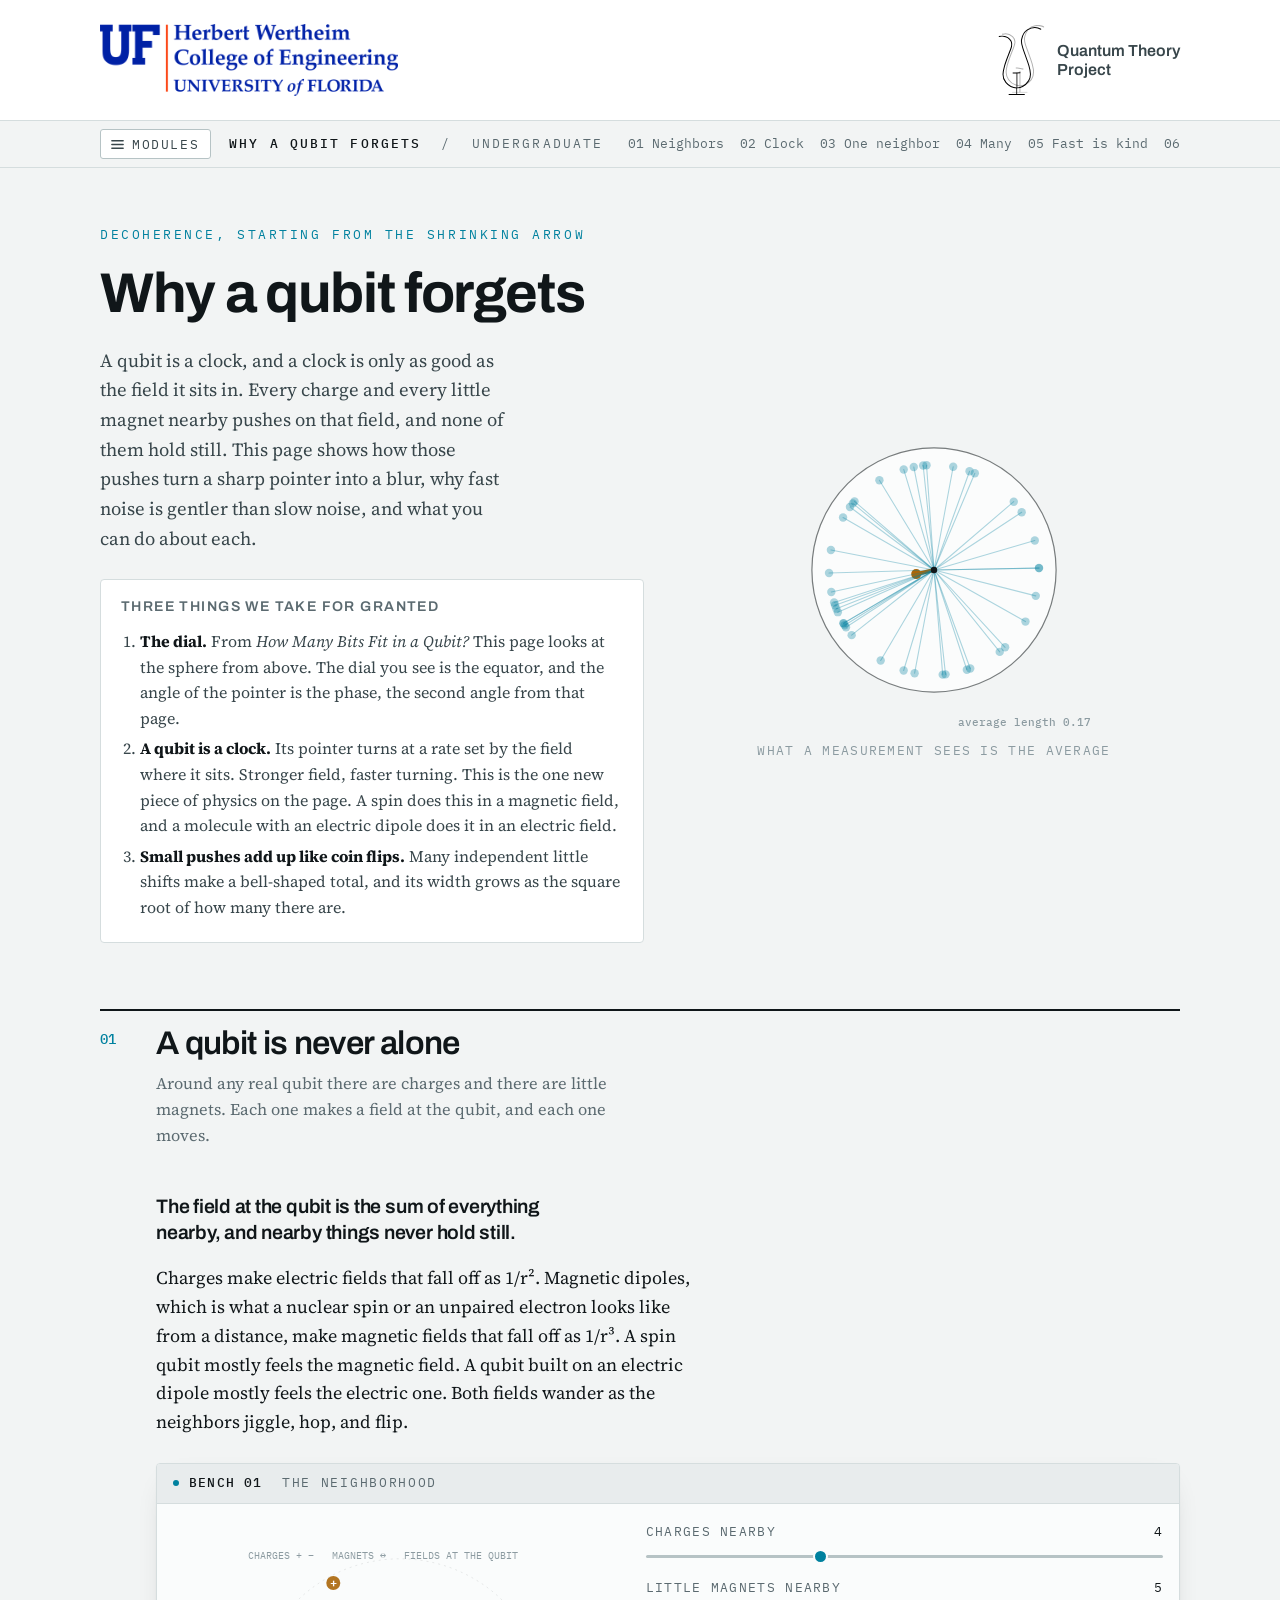
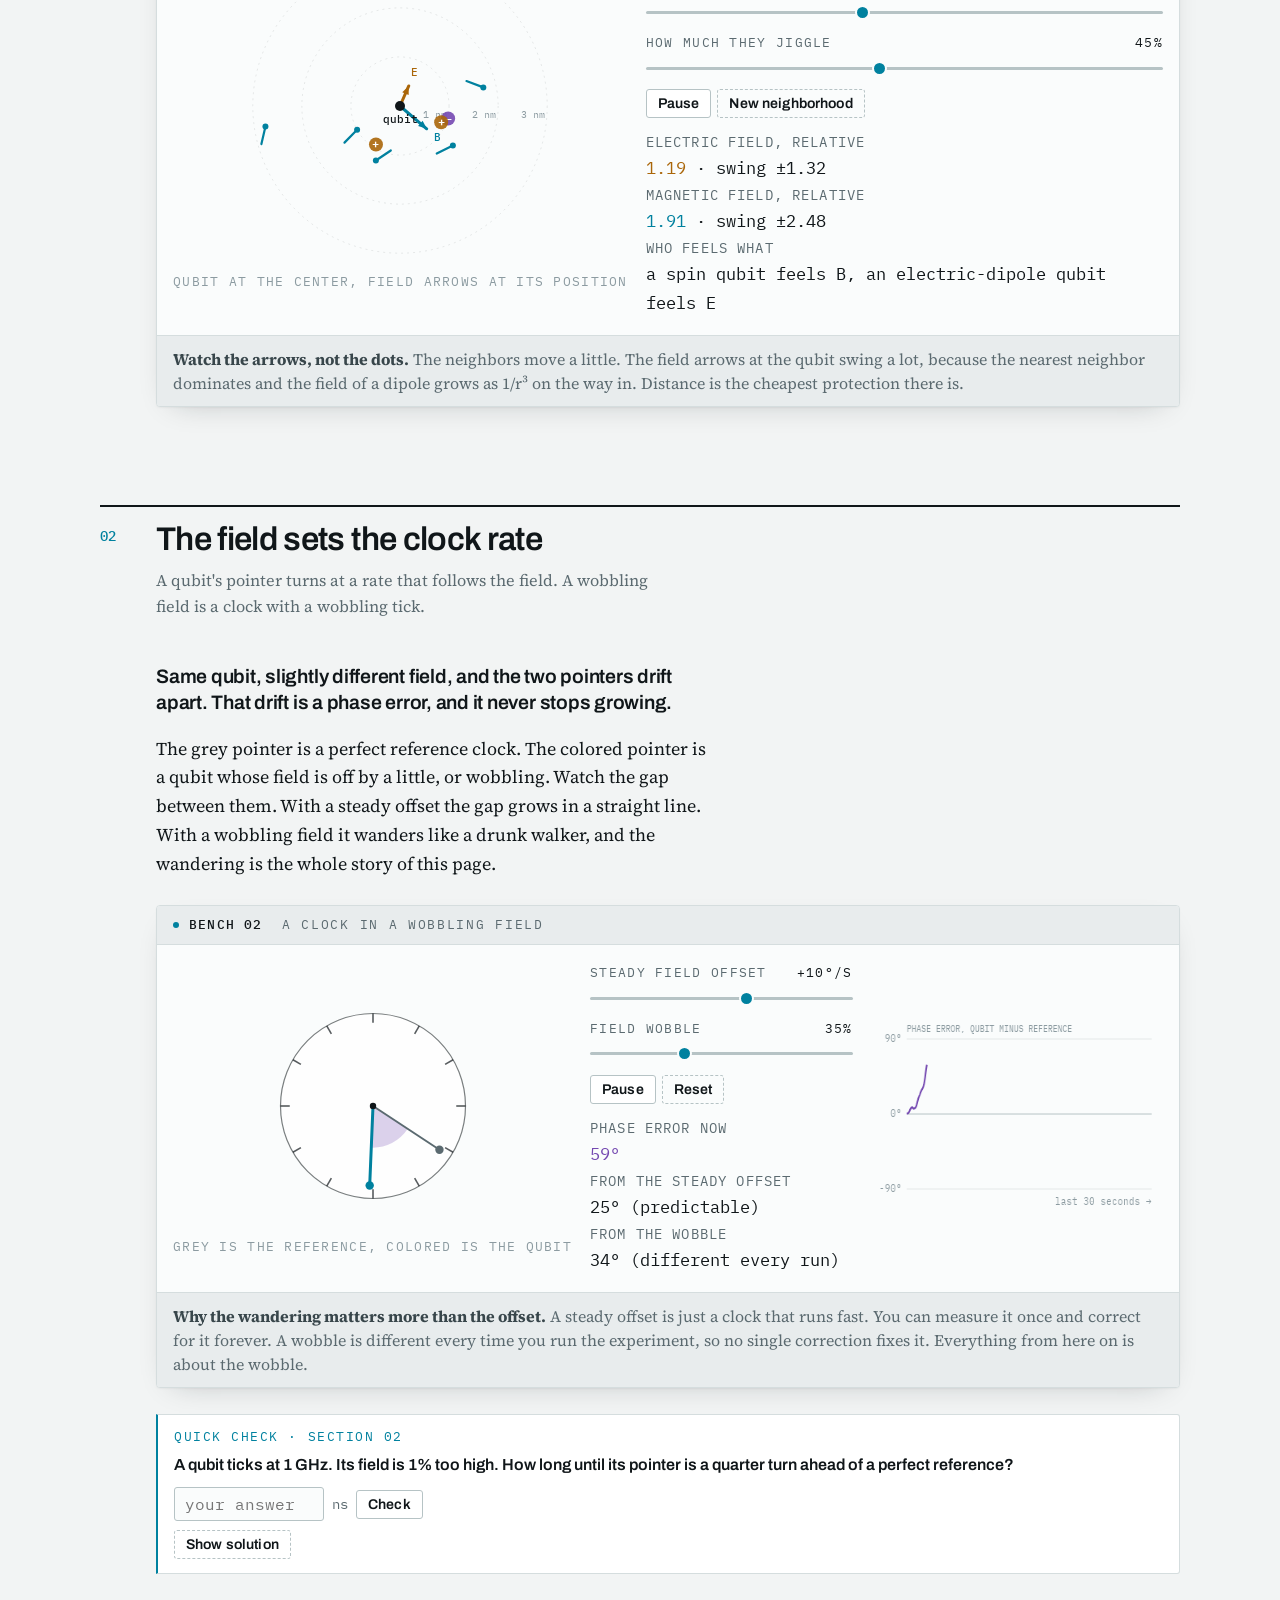
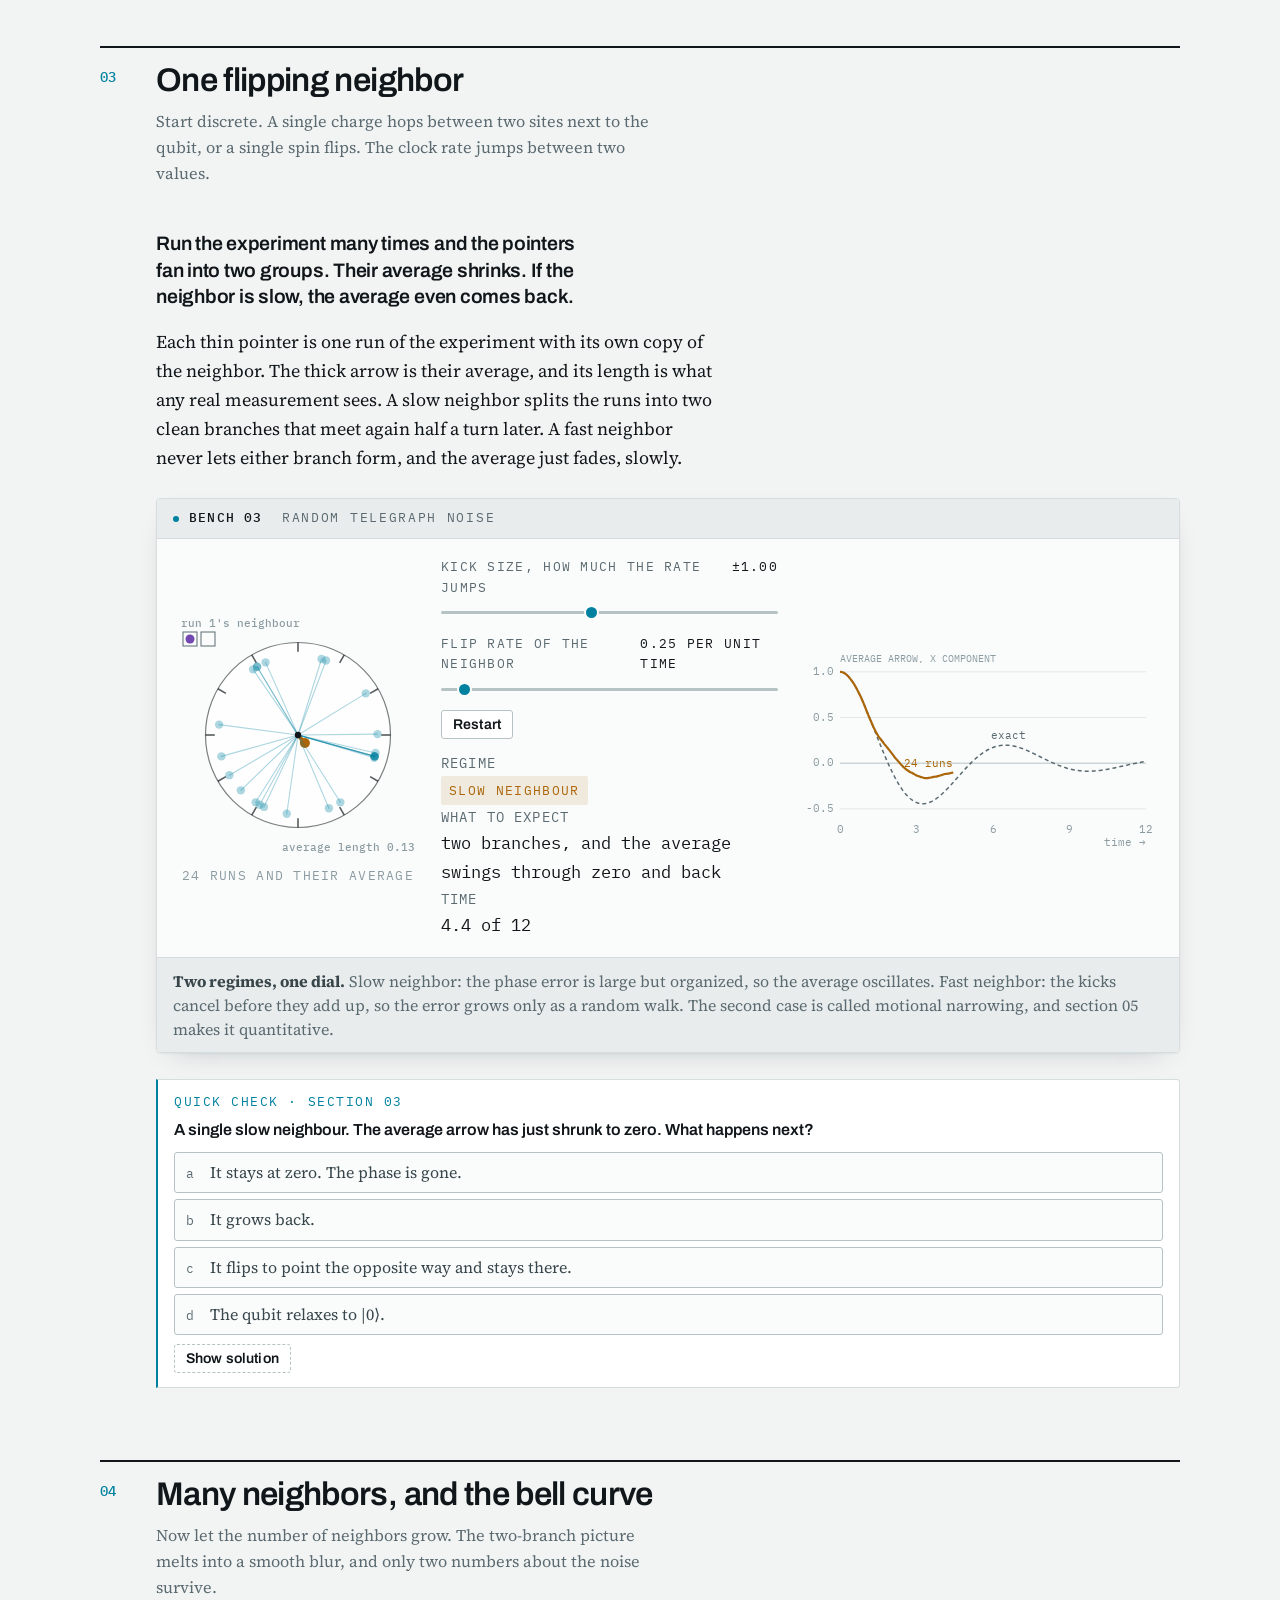
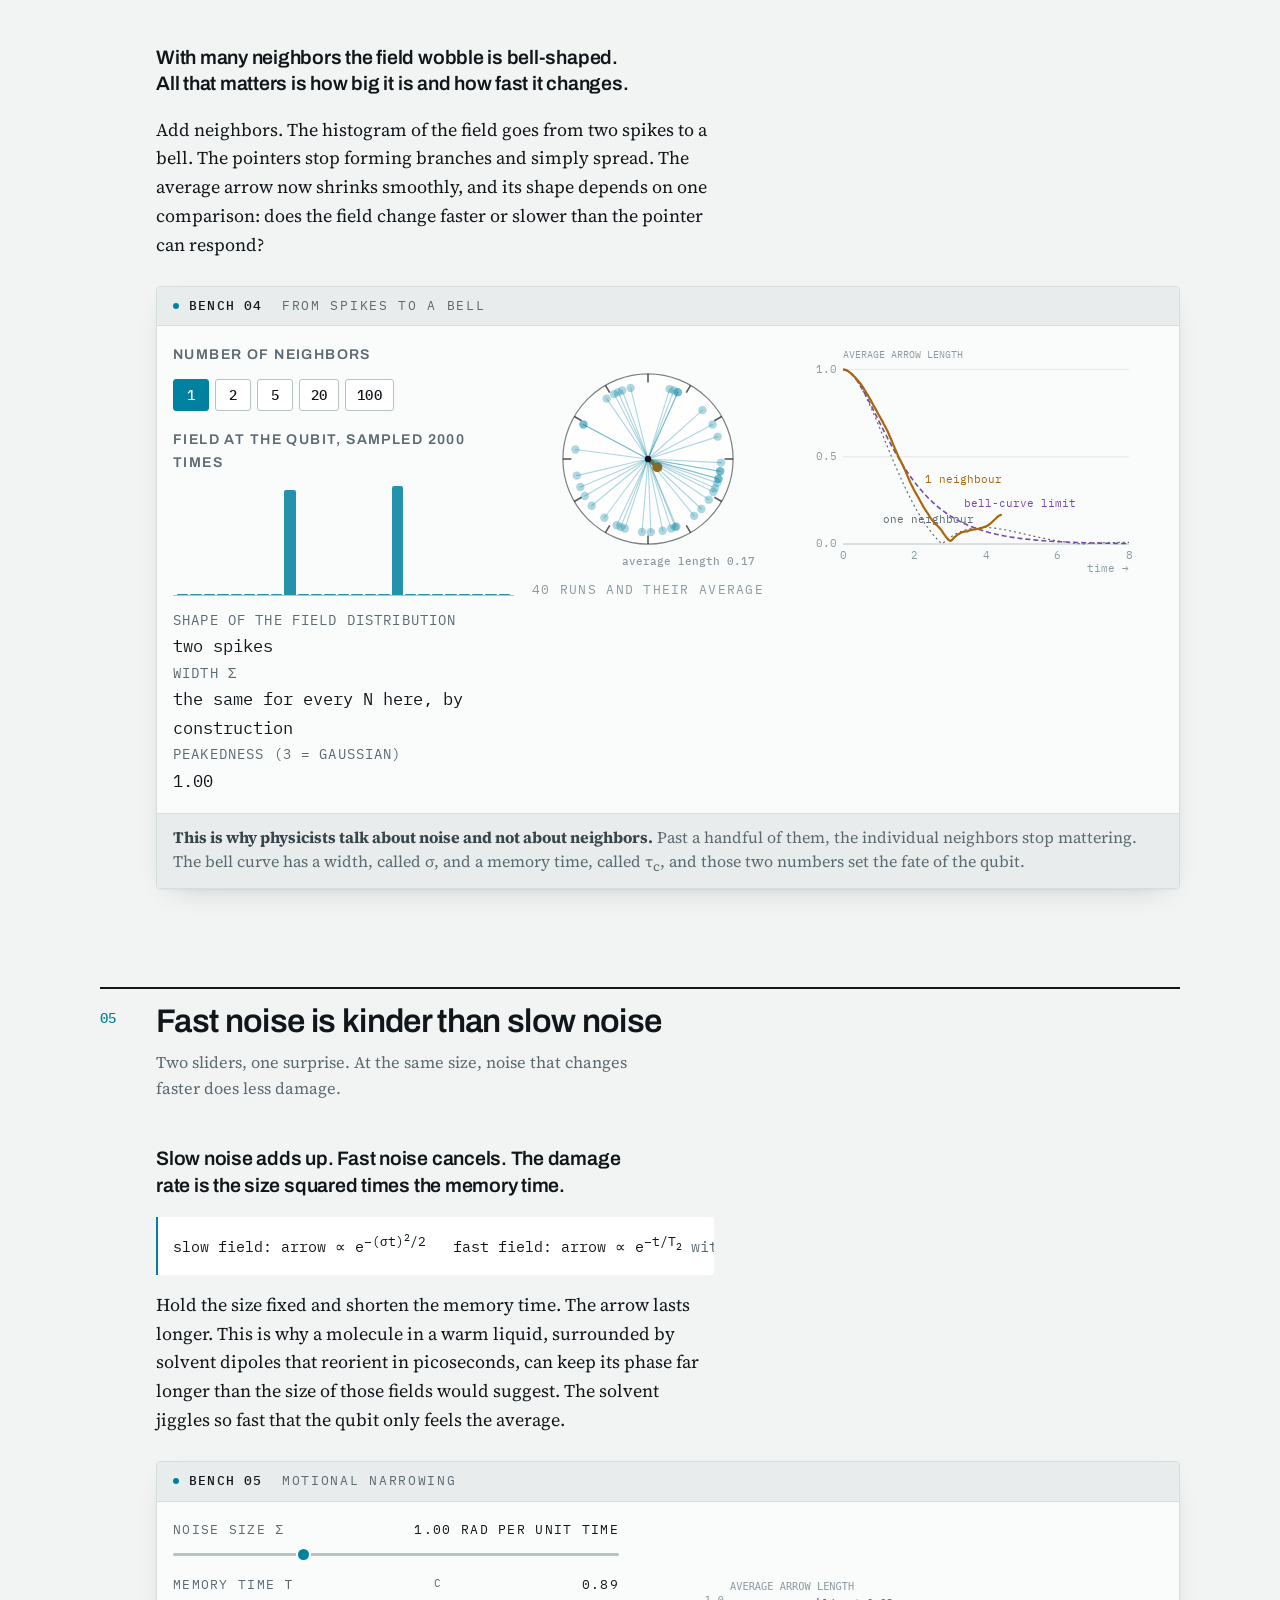
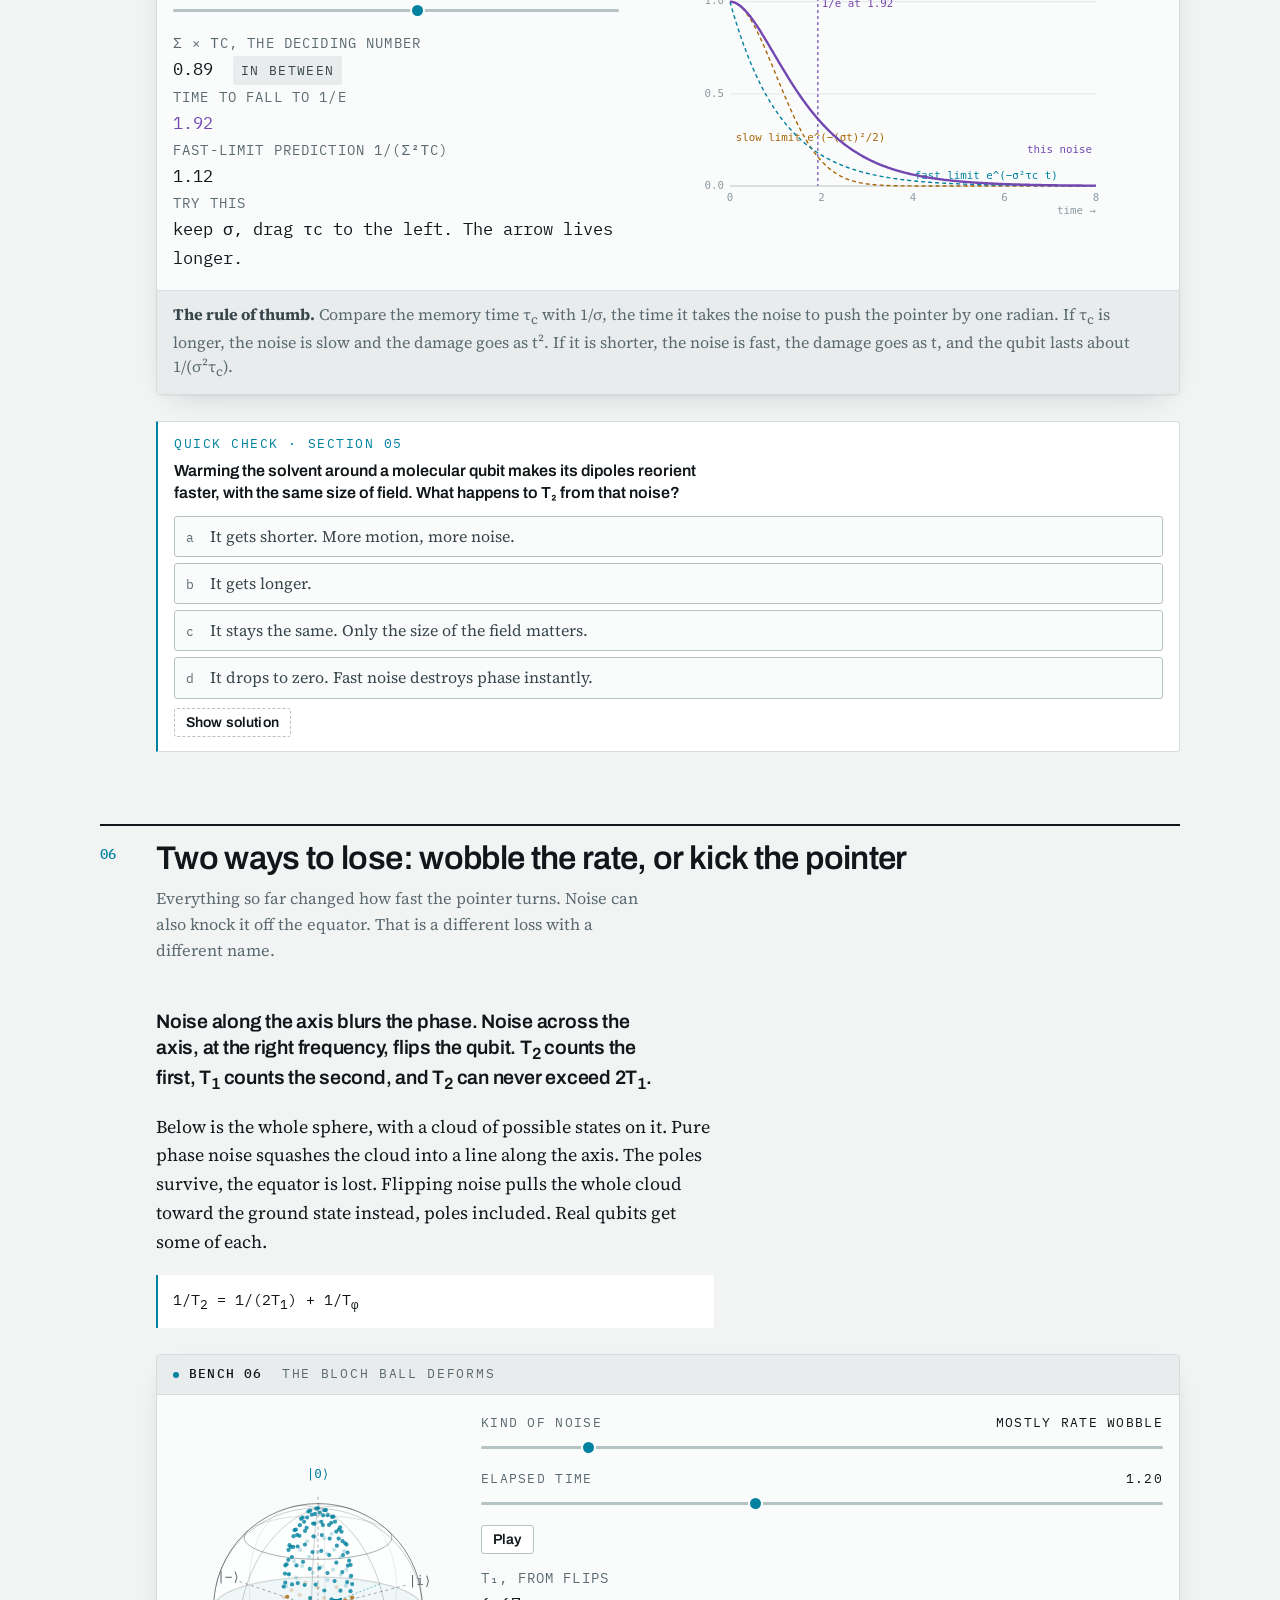
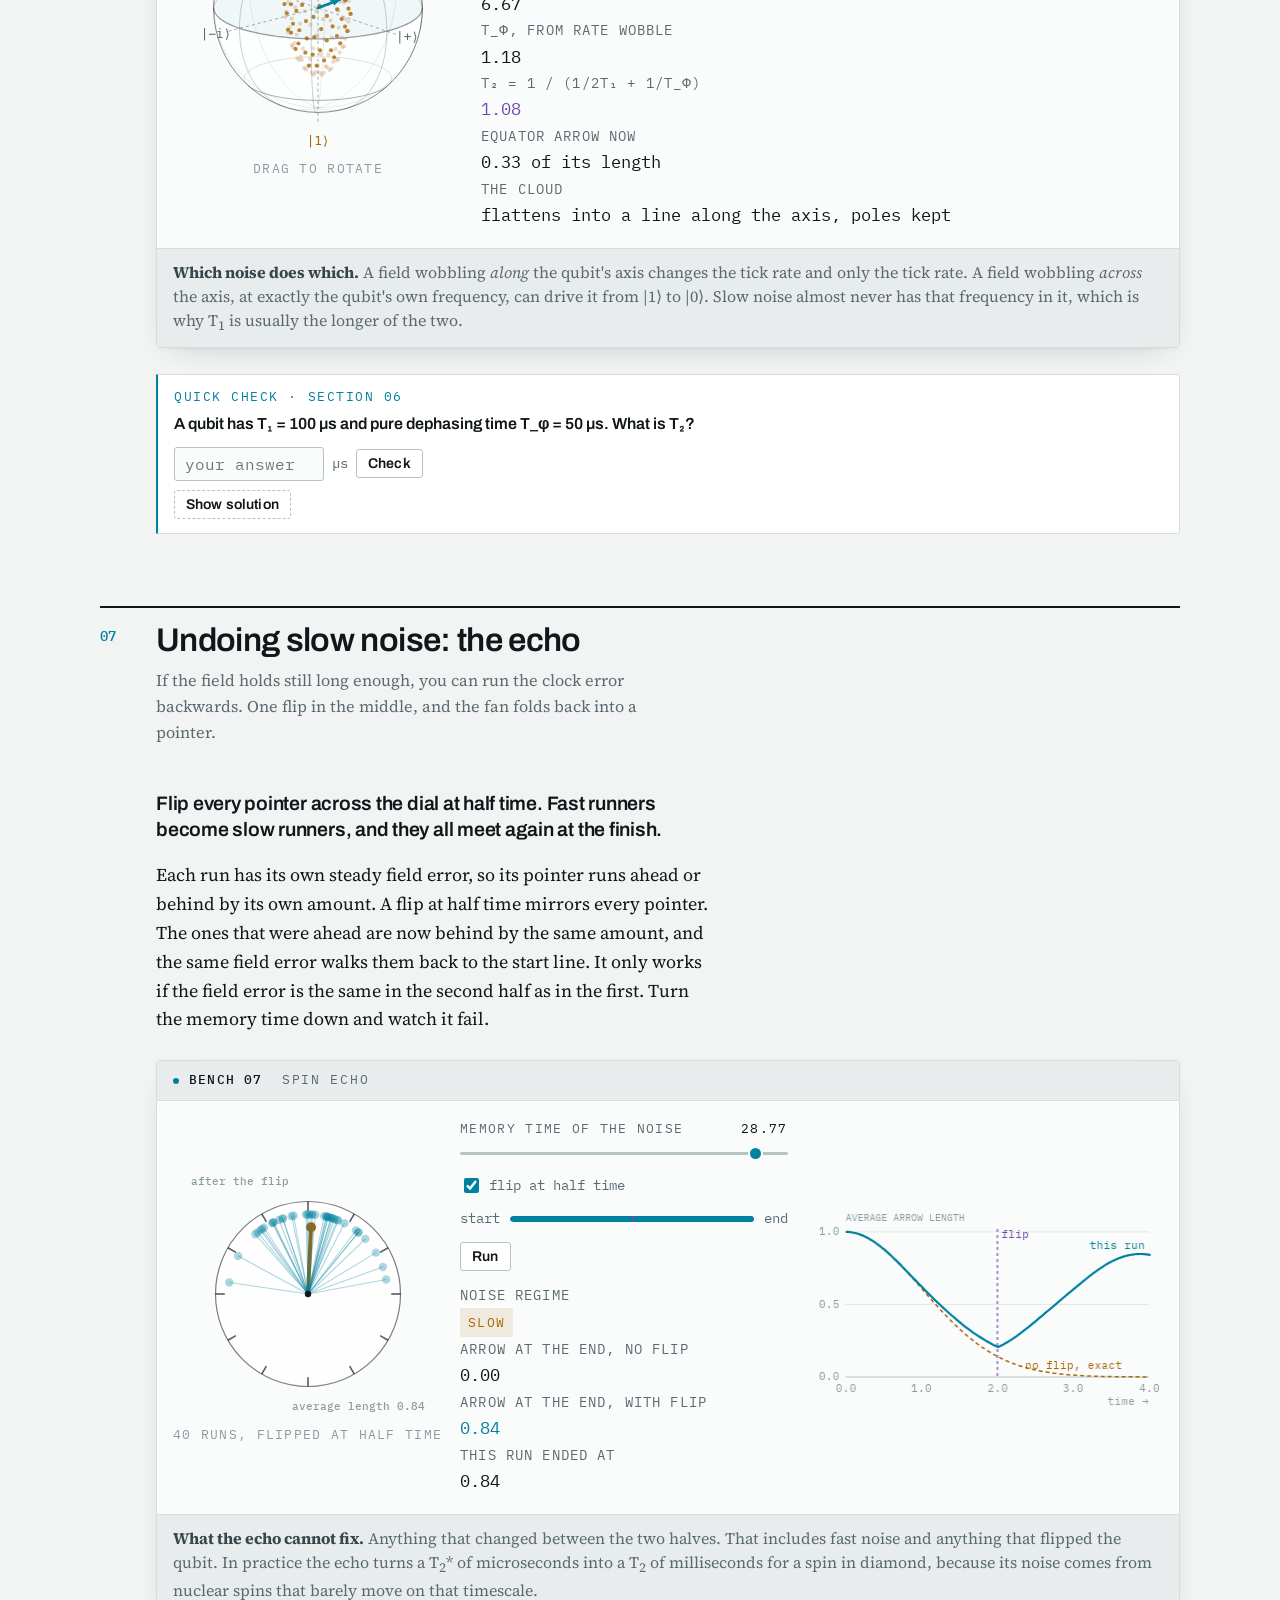
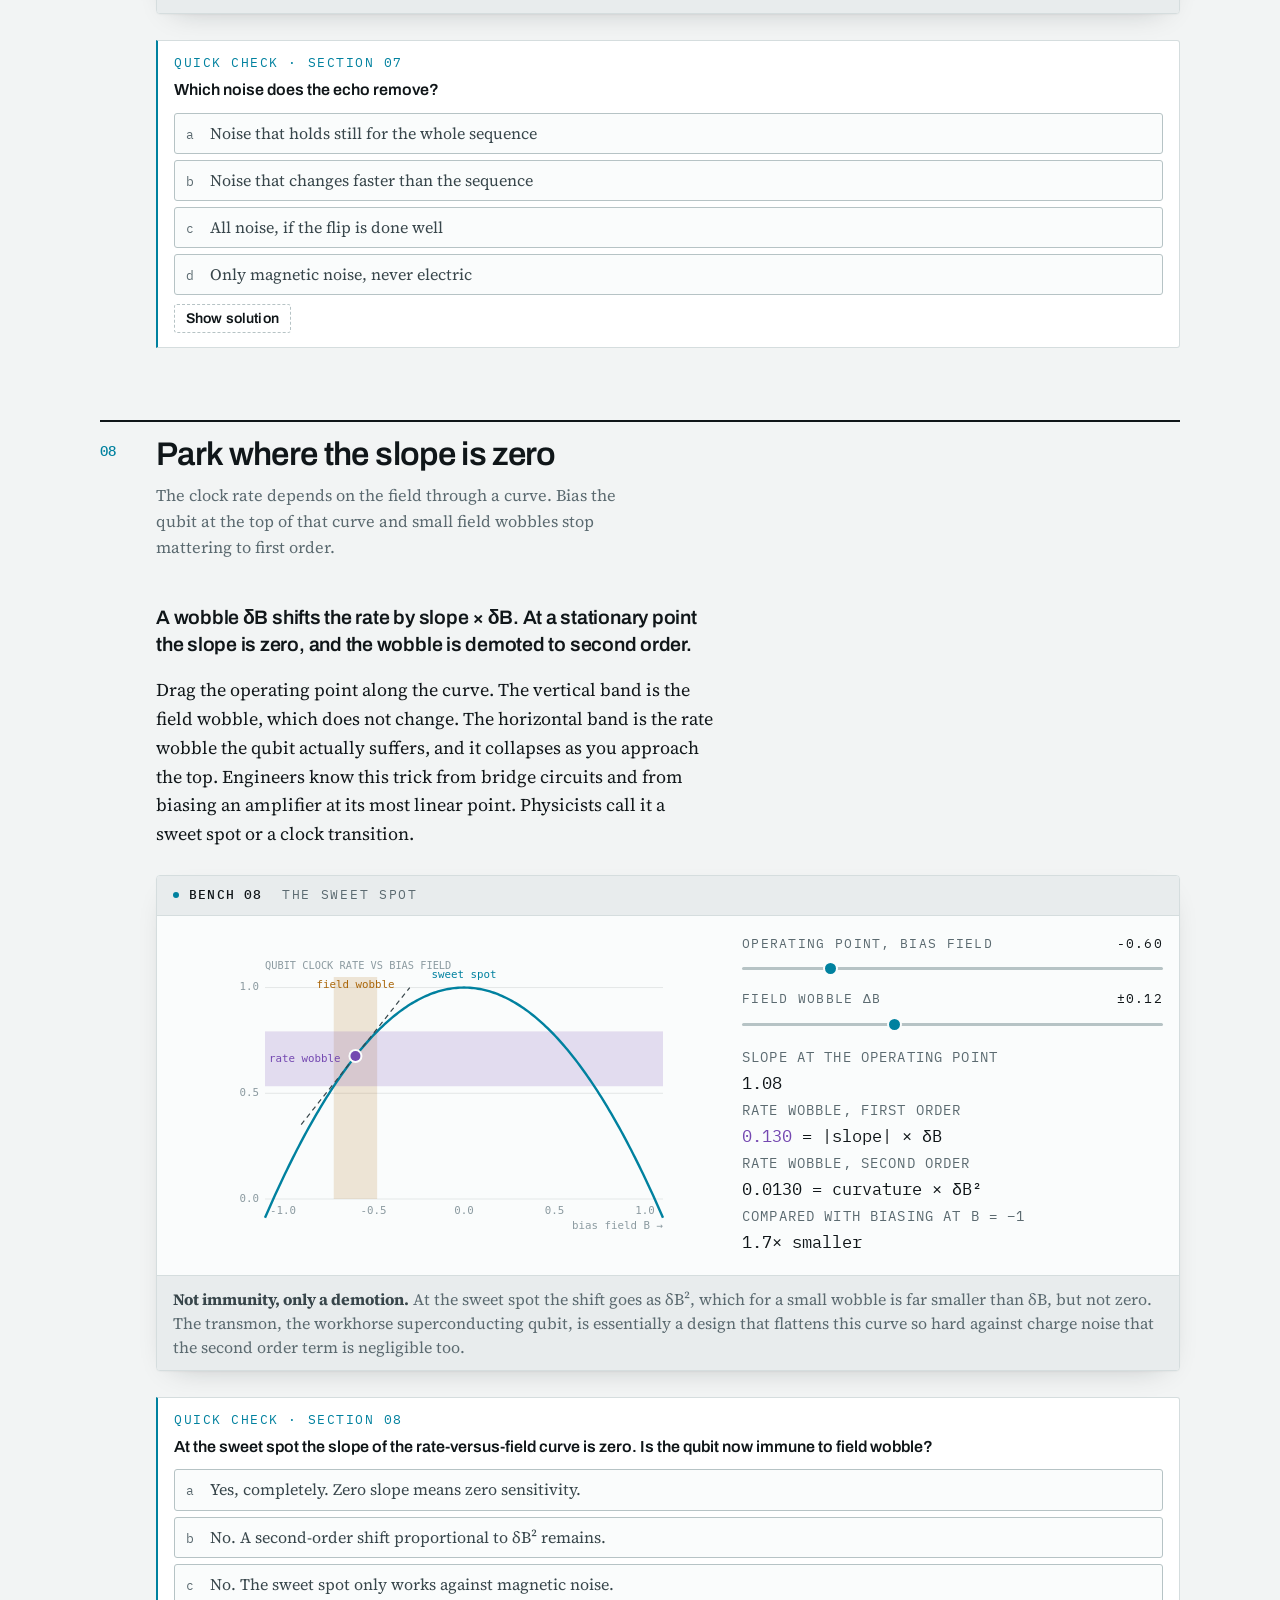
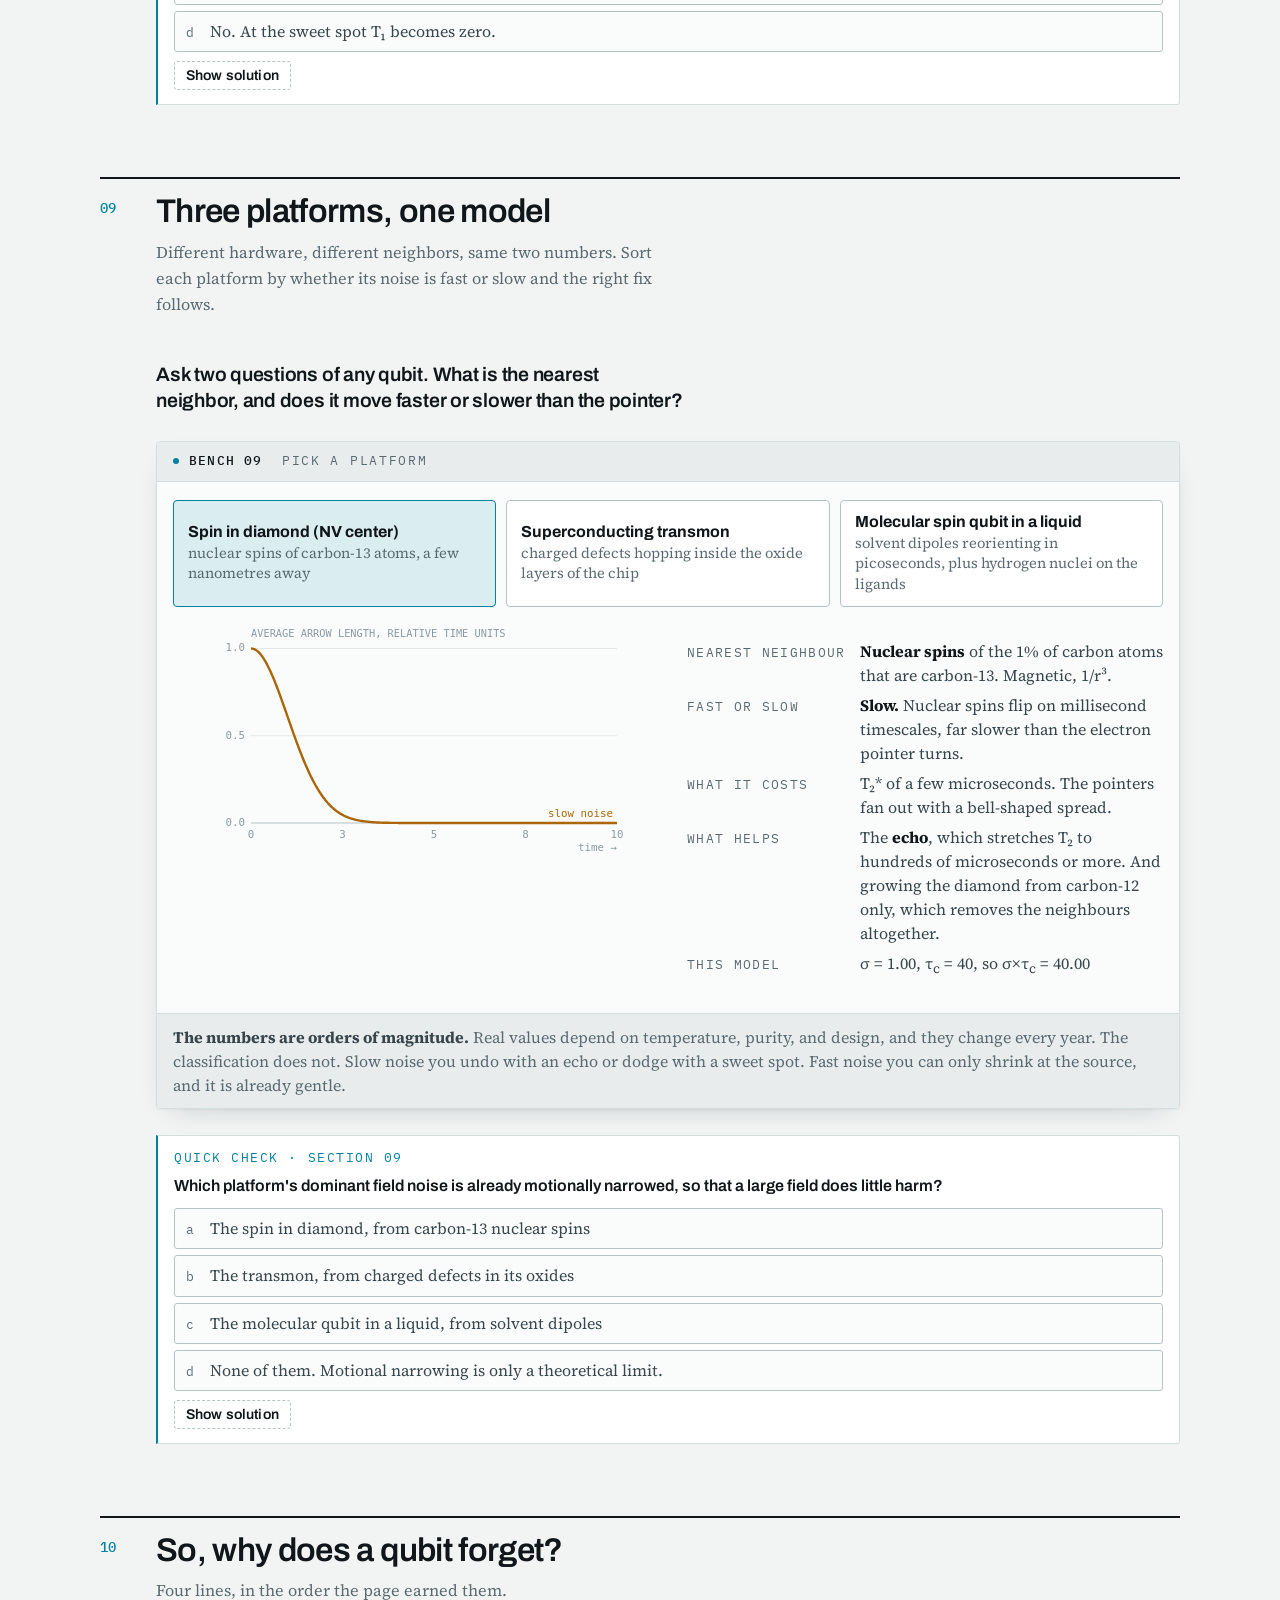
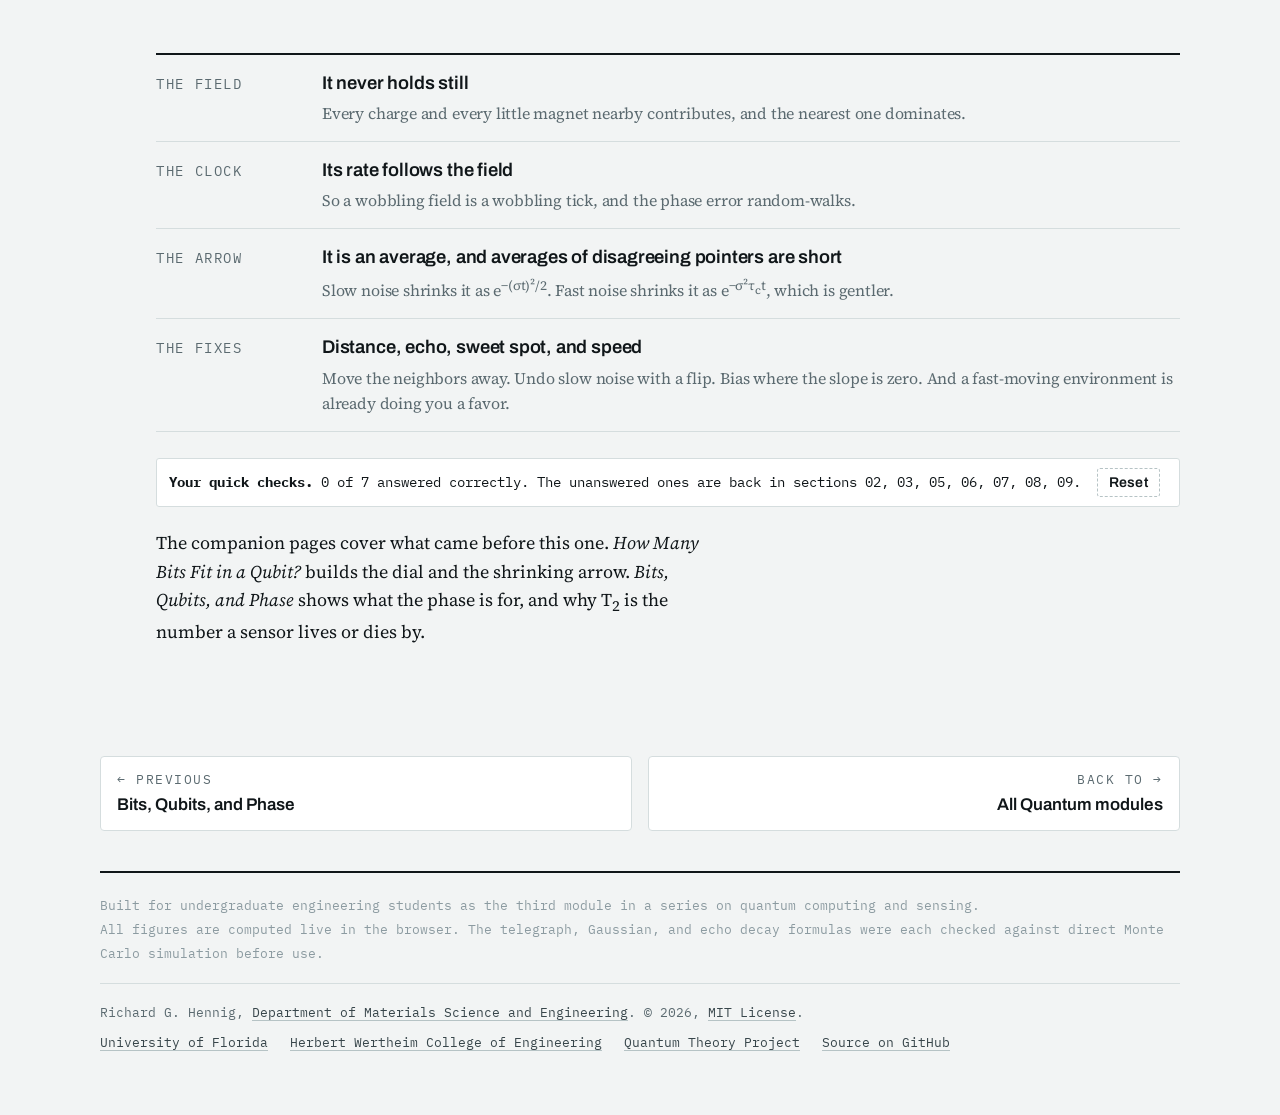
<file: docs/Why_a_Qubit_Forgets.html>
<!doctype html>
<html lang="en">
<head>
<meta charset="utf-8">
<meta name="viewport" content="width=device-width,initial-scale=1">
<meta name="description" content="An undergraduate module on decoherence: how fluctuating fields from nearby charges and magnetic dipoles blur a qubit's phase, why fast noise is gentler than slow noise, and what echoes and sweet spots can do about it.">
<style>:root{color-scheme:light dark}body{margin:0}img{max-width:100%}[hidden]{display:none!important}</style>
</head>
<body>
<title>Why a Qubit Forgets</title>
<link rel="preconnect" href="https://fonts.googleapis.com">
<link rel="preconnect" href="https://fonts.gstatic.com" crossorigin>
<link rel="stylesheet" href="https://fonts.googleapis.com/css2?family=Archivo:wght@500;600;700&family=IBM+Plex+Mono:wght@400;500;600&family=Source+Serif+4:opsz,wght@8..60,400;8..60,600&display=swap">
<link rel="stylesheet" href="assets/quantum.css">
<link rel="stylesheet" href="assets/quantum-student.css">
<style>
/* ---- decoherence module additions ---- */
.assume a{color:var(--zero)}
.hist{display:flex;align-items:flex-end;gap:2px;height:110px;border-bottom:1px solid var(--rule-strong);padding:0 4px}
.hist i{flex:1 1 0;background:var(--zero);border-radius:2px 2px 0 0;min-height:1px;opacity:.85}
.plat{display:grid;grid-template-columns:repeat(auto-fit,minmax(200px,1fr));gap:10px}
.plat button{text-align:left;padding:12px 14px;border:1px solid var(--rule-strong);border-radius:4px;background:var(--surface);cursor:pointer;font-family:"Source Serif 4",Georgia,serif;color:var(--ink-2);transition:border-color .12s,background .12s}
.plat button b{display:block;font-family:Archivo,sans-serif;font-size:1rem;color:var(--ink);margin-bottom:3px}
.plat button small{display:block;font-size:.917rem;color:var(--muted);line-height:1.4}
.plat button.on{border-color:var(--zero);background:var(--zero-soft)}
.facts{display:grid;grid-template-columns:auto minmax(0,1fr);gap:6px 14px;font-size:1rem;line-height:1.5}
.facts dt{font-family:"IBM Plex Mono",monospace;font-size:.837rem;letter-spacing:.1em;text-transform:uppercase;color:var(--muted);padding-top:3px}
.facts dd{margin:0;color:var(--ink-2)}
.facts dd b{color:var(--ink)}
.timeline{display:flex;align-items:center;gap:10px;font-family:"IBM Plex Mono",monospace;font-size:.849rem;color:var(--muted)}
.timeline .bar{flex:1;height:6px;background:var(--surface-2);border-radius:3px;position:relative;overflow:hidden}
.timeline .bar i{position:absolute;left:0;top:0;bottom:0;background:var(--zero);border-radius:3px}
.timeline .bar b{position:absolute;top:-3px;bottom:-3px;width:2px;background:var(--phase)}
.regime{display:inline-block;font-family:"IBM Plex Mono",monospace;font-size:.837rem;letter-spacing:.1em;text-transform:uppercase;padding:3px 8px;border-radius:2px;background:var(--surface-2);color:var(--ink-2)}
.regime.slow{background:var(--one-soft);color:var(--one)}
.regime.fast{background:var(--zero-soft);color:var(--zero)}
</style>
<div class="ufbar">
  <div class="ufbar-in">
    <a class="college" href="https://www.eng.ufl.edu/">
      <img class="logo-light" src="assets/hwcoe-logo.png" width="298" height="72" alt="UF Herbert Wertheim College of Engineering, University of Florida">
      <img class="logo-dark" src="assets/hwcoe-logo-white.png" width="298" height="72" alt="UF Herbert Wertheim College of Engineering, University of Florida">
    </a>
    <a class="qtp" href="https://qtp.ufl.edu/">
      <img src="assets/qtp-logo.svg" width="47" height="72" alt="">
      <span>Quantum Theory<br>Project</span>
    </a>
  </div>
</div>

<div class="top">
  <div class="topin">
    <button class="qnav-btn" type="button" aria-expanded="false" aria-controls="qnav-panel" aria-label="All modules"><svg viewBox="0 0 16 16" aria-hidden="true"><path d="M2 4h12M2 8h12M2 12h12"/></svg><span>Modules</span></button>
    <div class="qnav-panel" id="qnav-panel" hidden></div>
    <div class="brand"><b>Why a Qubit Forgets</b> &nbsp;/&nbsp; undergraduate</div>
    <nav class="tocbar" id="toc" aria-label="Sections"></nav>
  </div>
</div>

<div class="wrap">

<!-- ============ HERO ============ -->
<header class="hero">
  <div>
    <div class="kicker">Decoherence, starting from the shrinking arrow</div>
    <h1>Why a qubit forgets</h1>
    <p class="stand">A qubit is a clock, and a clock is only as good as the field it sits in. Every charge and every little magnet nearby pushes on that field, and none of them hold still. This page shows how those pushes turn a sharp pointer into a blur, why fast noise is gentler than slow noise, and what you can do about each.</p>
    <div class="assume">
      <h4>Three things we take for granted</h4>
      <ol>
        <li><b>The dial.</b> From <em>How Many Bits Fit in a Qubit?</em> This page looks at the sphere from above. The dial you see is the equator, and the angle of the pointer is the phase, the second angle from that page.</li>
        <li><b>A qubit is a clock.</b> Its pointer turns at a rate set by the field where it sits. Stronger field, faster turning. This is the one new piece of physics on the page. A spin does this in a magnetic field, and a molecule with an electric dipole does it in an electric field.</li>
        <li><b>Small pushes add up like coin flips.</b> Many independent little shifts make a bell-shaped total, and its width grows as the square root of how many there are.</li>
      </ol>
    </div>
  </div>
  <div class="herofig">
    <div class="cvwrap">
      <canvas id="heroDial" width="330" height="330" aria-label="Forty copies of a qubit pointer spreading out under noise while their average shrinks"></canvas>
      <div class="herohint" id="heroCap">forty copies, one noisy field</div>
    </div>
  </div>
</header>

<!-- ============ 1 ============ -->
<section id="s1" data-title="01 Neighbors">
  <div class="shead">
    <div class="snum">01</div>
    <div>
      <h2>A qubit is never alone</h2>
      <p class="sdek">Around any real qubit there are charges and there are little magnets. Each one makes a field at the qubit, and each one moves.</p>
    </div>
  </div>
  <div class="body"><div></div><div class="col">
    <div class="prose">
      <p class="msg">The field at the qubit is the sum of everything nearby, and nearby things never hold still.</p>
      <p>Charges make electric fields that fall off as 1/r&sup2;. Magnetic dipoles, which is what a nuclear spin or an unpaired electron looks like from a distance, make magnetic fields that fall off as 1/r&sup3;. A spin qubit mostly feels the magnetic field. A qubit built on an electric dipole mostly feels the electric one. Both fields wander as the neighbors jiggle, hop, and flip.</p>
    </div>
    <div class="bench">
      <div class="blab"><span class="dot"></span><b>Bench 01</b> &nbsp;The neighborhood</div>
      <div class="bbody">
        <div class="row" style="align-items:center">
          <div class="cvwrap" style="flex:0 0 auto">
            <canvas id="nbCanvas" width="320" height="320" aria-label="A qubit at the center with charges and magnetic dipoles scattered around it, and the field arrows they produce"></canvas>
            <div class="cvcap">qubit at the center, field arrows at its position</div>
          </div>
          <div class="grow stack" style="flex:1 1 260px">
            <div class="ctrl"><label for="nbQ">Charges nearby <span class="v" id="nbQV"></span></label><input type="range" id="nbQ" min="0" max="12" value="4" step="1"></div>
            <div class="ctrl"><label for="nbM">Little magnets nearby <span class="v" id="nbMV"></span></label><input type="range" id="nbM" min="0" max="12" value="5" step="1"></div>
            <div class="ctrl"><label for="nbT">How much they jiggle <span class="v" id="nbTV"></span></label><input type="range" id="nbT" min="0" max="100" value="45" step="1"></div>
            <div class="btnrow"><button class="btn" id="nbPlay">Pause</button><button class="btn ghost" id="nbNew">New neighborhood</button></div>
            <div class="bigread" id="nbread"></div>
          </div>
        </div>
      </div>
      <div class="bfoot"><b>Watch the arrows, not the dots.</b> The neighbors move a little. The field arrows at the qubit swing a lot, because the nearest neighbor dominates and the field of a dipole grows as 1/r&sup3; on the way in. Distance is the cheapest protection there is.</div>
    </div>
  </div></div>
</section>

<!-- ============ 2 ============ -->
<section id="s2" data-title="02 Clock">
  <div class="shead">
    <div class="snum">02</div>
    <div>
      <h2>The field sets the clock rate</h2>
      <p class="sdek">A qubit's pointer turns at a rate that follows the field. A wobbling field is a clock with a wobbling tick.</p>
    </div>
  </div>
  <div class="body"><div></div><div class="col">
    <div class="prose">
      <p class="msg">Same qubit, slightly different field, and the two pointers drift apart. That drift is a phase error, and it never stops growing.</p>
      <p>The grey pointer is a perfect reference clock. The colored pointer is a qubit whose field is off by a little, or wobbling. Watch the gap between them. With a steady offset the gap grows in a straight line. With a wobbling field it wanders like a drunk walker, and the wandering is the whole story of this page.</p>
    </div>
    <div class="bench">
      <div class="blab"><span class="dot"></span><b>Bench 02</b> &nbsp;A clock in a wobbling field</div>
      <div class="bbody">
        <div class="row" style="align-items:center">
          <div class="cvwrap" style="flex:0 0 auto">
            <canvas id="ckDial" width="250" height="250" aria-label="A reference pointer and a qubit pointer drifting apart"></canvas>
            <div class="cvcap">grey is the reference, colored is the qubit</div>
          </div>
          <div class="grow stack" style="flex:1 1 250px">
            <div class="ctrl"><label for="ckOff">Steady field offset <span class="v" id="ckOffV"></span></label><input type="range" id="ckOff" min="-50" max="50" value="10" step="1"></div>
            <div class="ctrl"><label for="ckNz">Field wobble <span class="v" id="ckNzV"></span></label><input type="range" id="ckNz" min="0" max="100" value="35" step="1"></div>
            <div class="btnrow"><button class="btn" id="ckPlay">Pause</button><button class="btn ghost" id="ckReset">Reset</button></div>
            <div class="bigread" id="ckread"></div>
          </div>
          <div class="cvwrap grow" style="flex:1 1 280px">
            <canvas id="ckChart" width="360" height="200" aria-label="Phase error versus time for the qubit clock"></canvas>
          </div>
        </div>
      </div>
      <div class="bfoot"><b>Why the wandering matters more than the offset.</b> A steady offset is just a clock that runs fast. You can measure it once and correct for it forever. A wobble is different every time you run the experiment, so no single correction fixes it. Everything from here on is about the wobble.</div>
    </div>
    <div class="quiz" data-q="q1"></div>
  </div></div>
</section>

<!-- ============ 3 ============ -->
<section id="s3" data-title="03 One neighbor">
  <div class="shead">
    <div class="snum">03</div>
    <div>
      <h2>One flipping neighbor</h2>
      <p class="sdek">Start discrete. A single charge hops between two sites next to the qubit, or a single spin flips. The clock rate jumps between two values.</p>
    </div>
  </div>
  <div class="body"><div></div><div class="col">
    <div class="prose">
      <p class="msg">Run the experiment many times and the pointers fan into two groups. Their average shrinks. If the neighbor is slow, the average even comes back.</p>
      <p>Each thin pointer is one run of the experiment with its own copy of the neighbor. The thick arrow is their average, and its length is what any real measurement sees. A slow neighbor splits the runs into two clean branches that meet again half a turn later. A fast neighbor never lets either branch form, and the average just fades, slowly.</p>
    </div>
    <div class="bench">
      <div class="blab"><span class="dot"></span><b>Bench 03</b> &nbsp;Random telegraph noise</div>
      <div class="bbody">
        <div class="row" style="align-items:center">
          <div class="cvwrap" style="flex:0 0 auto">
            <canvas id="rtDial" width="250" height="250" aria-label="Twenty-four qubit copies each with a flipping neighbor, and their average arrow"></canvas>
            <div class="cvcap">24 runs and their average</div>
          </div>
          <div class="grow stack" style="flex:1 1 250px">
            <div class="ctrl"><label for="rtD">Kick size, how much the rate jumps <span class="v" id="rtDV"></span></label><input type="range" id="rtD" min="20" max="200" value="100" step="5"></div>
            <div class="ctrl"><label for="rtG">Flip rate of the neighbor <span class="v" id="rtGV"></span></label><input type="range" id="rtG" min="0" max="100" value="5" step="1"></div>
            <div class="btnrow"><button class="btn" id="rtPlay">Restart</button></div>
            <div class="bigread" id="rtread"></div>
          </div>
          <div class="cvwrap grow" style="flex:1 1 280px">
            <canvas id="rtChart" width="360" height="200" aria-label="Average arrow length versus time, simulation against the exact formula"></canvas>
          </div>
        </div>
      </div>
      <div class="bfoot"><b>Two regimes, one dial.</b> Slow neighbor: the phase error is large but organized, so the average oscillates. Fast neighbor: the kicks cancel before they add up, so the error grows only as a random walk. The second case is called motional narrowing, and section 05 makes it quantitative.</div>
    </div>
    <div class="quiz" data-q="q2"></div>
  </div></div>
</section>

<!-- ============ 4 ============ -->
<section id="s4" data-title="04 Many">
  <div class="shead">
    <div class="snum">04</div>
    <div>
      <h2>Many neighbors, and the bell curve</h2>
      <p class="sdek">Now let the number of neighbors grow. The two-branch picture melts into a smooth blur, and only two numbers about the noise survive.</p>
    </div>
  </div>
  <div class="body"><div></div><div class="col">
    <div class="prose">
      <p class="msg">With many neighbors the field wobble is bell-shaped. All that matters is how big it is and how fast it changes.</p>
      <p>Add neighbors. The histogram of the field goes from two spikes to a bell. The pointers stop forming branches and simply spread. The average arrow now shrinks smoothly, and its shape depends on one comparison: does the field change faster or slower than the pointer can respond?</p>
    </div>
    <div class="bench">
      <div class="blab"><span class="dot"></span><b>Bench 04</b> &nbsp;From spikes to a bell</div>
      <div class="bbody">
        <div class="row" style="align-items:flex-start">
          <div class="grow stack" style="flex:1 1 220px">
            <h4>Number of neighbors</h4>
            <div class="btnrow" id="mnN"></div>
            <h4 style="margin-top:6px">Field at the qubit, sampled 2000 times</h4>
            <div class="hist" id="mnHist" aria-label="Histogram of the total field from N neighbors"></div>
            <div class="bigread" id="mnread"></div>
          </div>
          <div class="cvwrap" style="flex:0 0 auto">
            <canvas id="mnDial" width="230" height="230" aria-label="Forty qubit copies with many neighbors each, and their average arrow"></canvas>
            <div class="cvcap">40 runs and their average</div>
          </div>
          <div class="cvwrap grow" style="flex:1 1 260px">
            <canvas id="mnChart" width="340" height="230" aria-label="Average arrow length versus time as the number of neighbors grows"></canvas>
          </div>
        </div>
      </div>
      <div class="bfoot"><b>This is why physicists talk about noise and not about neighbors.</b> Past a handful of them, the individual neighbors stop mattering. The bell curve has a width, called &sigma;, and a memory time, called &tau;<sub>c</sub>, and those two numbers set the fate of the qubit.</div>
    </div>
  </div></div>
</section>

<!-- ============ 5 ============ -->
<section id="s5" data-title="05 Fast is kind">
  <div class="shead">
    <div class="snum">05</div>
    <div>
      <h2>Fast noise is kinder than slow noise</h2>
      <p class="sdek">Two sliders, one surprise. At the same size, noise that changes faster does less damage.</p>
    </div>
  </div>
  <div class="body"><div></div><div class="col">
    <div class="prose">
      <p class="msg">Slow noise adds up. Fast noise cancels. The damage rate is the size squared times the memory time.</p>
      <div class="eq">slow field: arrow &prop; e<sup>&minus;(&sigma;t)<sup>2</sup>/2</sup><span class="c">&nbsp;&nbsp;&nbsp;</span>fast field: arrow &prop; e<sup>&minus;t/T<sub>2</sub></sup><span class="c">&nbsp;with&nbsp;</span>1/T<sub>2</sub> = &sigma;<sup>2</sup>&tau;<sub>c</sub></div>
      <p>Hold the size fixed and shorten the memory time. The arrow lasts longer. This is why a molecule in a warm liquid, surrounded by solvent dipoles that reorient in picoseconds, can keep its phase far longer than the size of those fields would suggest. The solvent jiggles so fast that the qubit only feels the average.</p>
    </div>
    <div class="bench">
      <div class="blab"><span class="dot"></span><b>Bench 05</b> &nbsp;Motional narrowing</div>
      <div class="bbody">
        <div class="row" style="align-items:center">
          <div class="grow stack" style="flex:1 1 240px">
            <div class="ctrl"><label for="mwS">Noise size &sigma; <span class="v" id="mwSV"></span></label><input type="range" id="mwS" min="20" max="300" value="100" step="5"></div>
            <div class="ctrl"><label for="mwT">Memory time &tau;<sub>c</sub> <span class="v" id="mwTV"></span></label><input type="range" id="mwT" min="0" max="100" value="55" step="1"></div>
            <div class="bigread" id="mwread"></div>
          </div>
          <div class="cvwrap grow" style="flex:1 1 320px">
            <canvas id="mwChart" width="420" height="240" aria-label="Average arrow length versus time for the chosen noise size and memory time, with the slow and fast limits"></canvas>
          </div>
        </div>
      </div>
      <div class="bfoot"><b>The rule of thumb.</b> Compare the memory time &tau;<sub>c</sub> with 1/&sigma;, the time it takes the noise to push the pointer by one radian. If &tau;<sub>c</sub> is longer, the noise is slow and the damage goes as t&sup2;. If it is shorter, the noise is fast, the damage goes as t, and the qubit lasts about 1/(&sigma;&sup2;&tau;<sub>c</sub>).</div>
    </div>
    <div class="quiz" data-q="q3"></div>
  </div></div>
</section>

<!-- ============ 6 ============ -->
<section id="s6" data-title="06 T1 and T2">
  <div class="shead">
    <div class="snum">06</div>
    <div>
      <h2>Two ways to lose: wobble the rate, or kick the pointer</h2>
      <p class="sdek">Everything so far changed how fast the pointer turns. Noise can also knock it off the equator. That is a different loss with a different name.</p>
    </div>
  </div>
  <div class="body"><div></div><div class="col">
    <div class="prose">
      <p class="msg">Noise along the axis blurs the phase. Noise across the axis, at the right frequency, flips the qubit. T<sub>2</sub> counts the first, T<sub>1</sub> counts the second, and T<sub>2</sub> can never exceed 2T<sub>1</sub>.</p>
      <p>Below is the whole sphere, with a cloud of possible states on it. Pure phase noise squashes the cloud into a line along the axis. The poles survive, the equator is lost. Flipping noise pulls the whole cloud toward the ground state instead, poles included. Real qubits get some of each.</p>
      <div class="eq">1/T<sub>2</sub> = 1/(2T<sub>1</sub>) + 1/T<sub>&phi;</sub></div>
    </div>
    <div class="bench">
      <div class="blab"><span class="dot"></span><b>Bench 06</b> &nbsp;The Bloch ball deforms</div>
      <div class="bbody">
        <div class="row" style="align-items:center">
          <div class="cvwrap" style="flex:0 0 auto">
            <canvas id="t1Sphere" width="290" height="290" aria-label="The Bloch sphere with a cloud of states deforming under dephasing and relaxation"></canvas>
            <div class="cvcap">drag to rotate</div>
          </div>
          <div class="grow stack" style="flex:1 1 260px">
            <div class="ctrl"><label for="t1Mix">Kind of noise <span class="v" id="t1MixV"></span></label><input type="range" id="t1Mix" min="0" max="100" value="15" step="1"></div>
            <div class="ctrl"><label for="t1T">Elapsed time <span class="v" id="t1TV"></span></label><input type="range" id="t1T" min="0" max="100" value="40" step="1"></div>
            <div class="btnrow"><button class="btn" id="t1Play">Play</button></div>
            <div class="bigread" id="t1read"></div>
          </div>
        </div>
      </div>
      <div class="bfoot"><b>Which noise does which.</b> A field wobbling <em>along</em> the qubit's axis changes the tick rate and only the tick rate. A field wobbling <em>across</em> the axis, at exactly the qubit's own frequency, can drive it from |1&#10217; to |0&#10217;. Slow noise almost never has that frequency in it, which is why T<sub>1</sub> is usually the longer of the two.</div>
    </div>
    <div class="quiz" data-q="q4"></div>
  </div></div>
</section>

<!-- ============ 7 ============ -->
<section id="s7" data-title="07 Echo">
  <div class="shead">
    <div class="snum">07</div>
    <div>
      <h2>Undoing slow noise: the echo</h2>
      <p class="sdek">If the field holds still long enough, you can run the clock error backwards. One flip in the middle, and the fan folds back into a pointer.</p>
    </div>
  </div>
  <div class="body"><div></div><div class="col">
    <div class="prose">
      <p class="msg">Flip every pointer across the dial at half time. Fast runners become slow runners, and they all meet again at the finish.</p>
      <p>Each run has its own steady field error, so its pointer runs ahead or behind by its own amount. A flip at half time mirrors every pointer. The ones that were ahead are now behind by the same amount, and the same field error walks them back to the start line. It only works if the field error is the same in the second half as in the first. Turn the memory time down and watch it fail.</p>
    </div>
    <div class="bench">
      <div class="blab"><span class="dot"></span><b>Bench 07</b> &nbsp;Spin echo</div>
      <div class="bbody">
        <div class="row" style="align-items:center">
          <div class="cvwrap" style="flex:0 0 auto">
            <canvas id="ecDial" width="250" height="250" aria-label="Forty qubit copies fanning out and refocusing after a flip"></canvas>
            <div class="cvcap">40 runs, flipped at half time</div>
          </div>
          <div class="grow stack" style="flex:1 1 250px">
            <div class="ctrl"><label for="ecT">Memory time of the noise <span class="v" id="ecTV"></span></label><input type="range" id="ecT" min="0" max="100" value="92" step="1"></div>
            <label class="swrap"><input type="checkbox" id="ecOn" checked> flip at half time</label>
            <div class="timeline"><span>start</span><div class="bar"><i id="ecBar"></i><b id="ecMark" style="left:50%"></b></div><span>end</span></div>
            <div class="btnrow"><button class="btn" id="ecPlay">Run</button></div>
            <div class="bigread" id="ecread"></div>
          </div>
          <div class="cvwrap grow" style="flex:1 1 280px">
            <canvas id="ecChart" width="360" height="200" aria-label="Average arrow length versus time with and without the echo"></canvas>
          </div>
        </div>
      </div>
      <div class="bfoot"><b>What the echo cannot fix.</b> Anything that changed between the two halves. That includes fast noise and anything that flipped the qubit. In practice the echo turns a T<sub>2</sub>* of microseconds into a T<sub>2</sub> of milliseconds for a spin in diamond, because its noise comes from nuclear spins that barely move on that timescale.</div>
    </div>
    <div class="quiz" data-q="q5"></div>
  </div></div>
</section>

<!-- ============ 8 ============ -->
<section id="s8" data-title="08 Sweet spot">
  <div class="shead">
    <div class="snum">08</div>
    <div>
      <h2>Park where the slope is zero</h2>
      <p class="sdek">The clock rate depends on the field through a curve. Bias the qubit at the top of that curve and small field wobbles stop mattering to first order.</p>
    </div>
  </div>
  <div class="body"><div></div><div class="col">
    <div class="prose">
      <p class="msg">A wobble &delta;B shifts the rate by slope &times; &delta;B. At a stationary point the slope is zero, and the wobble is demoted to second order.</p>
      <p>Drag the operating point along the curve. The vertical band is the field wobble, which does not change. The horizontal band is the rate wobble the qubit actually suffers, and it collapses as you approach the top. Engineers know this trick from bridge circuits and from biasing an amplifier at its most linear point. Physicists call it a sweet spot or a clock transition.</p>
    </div>
    <div class="bench">
      <div class="blab"><span class="dot"></span><b>Bench 08</b> &nbsp;The sweet spot</div>
      <div class="bbody">
        <div class="row" style="align-items:center">
          <div class="cvwrap grow" style="flex:1 1 360px">
            <canvas id="ssChart" width="460" height="280" aria-label="Qubit frequency versus bias field with the operating point, the field wobble band, and the resulting frequency wobble band"></canvas>
          </div>
          <div class="grow stack" style="flex:1 1 230px">
            <div class="ctrl"><label for="ssB">Operating point, bias field <span class="v" id="ssBV"></span></label><input type="range" id="ssB" min="-100" max="100" value="-60" step="1"></div>
            <div class="ctrl"><label for="ssN">Field wobble &delta;B <span class="v" id="ssNV"></span></label><input type="range" id="ssN" min="2" max="30" value="12" step="1"></div>
            <div class="bigread" id="ssread"></div>
          </div>
        </div>
      </div>
      <div class="bfoot"><b>Not immunity, only a demotion.</b> At the sweet spot the shift goes as &delta;B&sup2;, which for a small wobble is far smaller than &delta;B, but not zero. The transmon, the workhorse superconducting qubit, is essentially a design that flattens this curve so hard against charge noise that the second order term is negligible too.</div>
    </div>
    <div class="quiz" data-q="q6"></div>
  </div></div>
</section>

<!-- ============ 9 ============ -->
<section id="s9" data-title="09 Platforms">
  <div class="shead">
    <div class="snum">09</div>
    <div>
      <h2>Three platforms, one model</h2>
      <p class="sdek">Different hardware, different neighbors, same two numbers. Sort each platform by whether its noise is fast or slow and the right fix follows.</p>
    </div>
  </div>
  <div class="body"><div></div><div class="col">
    <div class="prose">
      <p class="msg">Ask two questions of any qubit. What is the nearest neighbor, and does it move faster or slower than the pointer?</p>
    </div>
    <div class="bench">
      <div class="blab"><span class="dot"></span><b>Bench 09</b> &nbsp;Pick a platform</div>
      <div class="bbody">
        <div class="plat" id="plat"></div>
        <div class="row" style="margin-top:16px;align-items:flex-start">
          <div class="cvwrap grow" style="flex:1 1 320px">
            <canvas id="plChart" width="420" height="230" aria-label="Average arrow length versus time for the chosen platform's dominant noise"></canvas>
          </div>
          <div class="grow" style="flex:1 1 300px">
            <dl class="facts" id="plFacts"></dl>
          </div>
        </div>
      </div>
      <div class="bfoot"><b>The numbers are orders of magnitude.</b> Real values depend on temperature, purity, and design, and they change every year. The classification does not. Slow noise you undo with an echo or dodge with a sweet spot. Fast noise you can only shrink at the source, and it is already gentle.</div>
    </div>
    <div class="quiz" data-q="q7"></div>
  </div></div>
</section>

<!-- ============ 10 ============ -->
<section id="s10" data-title="10 Answer">
  <div class="shead">
    <div class="snum">10</div>
    <div>
      <h2>So, why does a qubit forget?</h2>
      <p class="sdek">Four lines, in the order the page earned them.</p>
    </div>
  </div>
  <div class="body"><div></div><div class="col">
    <div class="answer">
      <div class="line"><div class="q">The field</div><div class="v">It never holds still<small>Every charge and every little magnet nearby contributes, and the nearest one dominates.</small></div></div>
      <div class="line"><div class="q">The clock</div><div class="v">Its rate follows the field<small>So a wobbling field is a wobbling tick, and the phase error random-walks.</small></div></div>
      <div class="line"><div class="q">The arrow</div><div class="v">It is an average, and averages of disagreeing pointers are short<small>Slow noise shrinks it as e<sup>&minus;(&sigma;t)&sup2;/2</sup>. Fast noise shrinks it as e<sup>&minus;&sigma;&sup2;&tau;<sub>c</sub>t</sup>, which is gentler.</small></div></div>
      <div class="line"><div class="q">The fixes</div><div class="v">Distance, echo, sweet spot, and speed<small>Move the neighbors away. Undo slow noise with a flip. Bias where the slope is zero. And a fast-moving environment is already doing you a favor.</small></div></div>
    </div>
    <div class="verdict" id="quizTally" style="margin-top:26px"></div>
    <div class="prose" style="margin-top:22px">
      <p>The companion pages cover what came before this one. <em>How Many Bits Fit in a Qubit?</em> builds the dial and the shrinking arrow. <em>Bits, Qubits, and Phase</em> shows what the phase is for, and why T<sub>2</sub> is the number a sensor lives or dies by.</p>
    </div>
  </div></div>
</section>

<nav class="pager" aria-label="Previous and next module"></nav>

<footer>
  Built for undergraduate engineering students as the third module in a series on quantum computing and sensing.<br>
  All figures are computed live in the browser. The telegraph, Gaussian, and echo decay formulas were each checked against direct Monte Carlo simulation before use.
  <div class="credit">
    <p>Richard G. Hennig, <a href="https://mse.ufl.edu/">Department of Materials Science and Engineering</a>. &copy; 2026, <a href="https://github.com/MatSciEd/Quantum/blob/main/LICENSE">MIT License</a>.</p>
    <nav aria-label="Affiliations and source">
      <a href="https://www.ufl.edu/">University of Florida</a>
      <a href="https://www.eng.ufl.edu/">Herbert Wertheim College of Engineering</a>
      <a href="https://qtp.ufl.edu/">Quantum Theory Project</a>
      <a href="https://github.com/MatSciEd/Quantum">Source on GitHub</a>
    </nav>
  </div>
</footer>
</div>
<script src="assets/quantum-nav.js" data-page="forgets"></script>
<script>
(function(){
"use strict";
const REDUCED=window.matchMedia&&window.matchMedia("(prefers-reduced-motion: reduce)").matches;
function norm3(a){const m=Math.hypot(a[0],a[1],a[2])||1;return [a[0]/m,a[1]/m,a[2]/m];}
const D2R=Math.PI/180, R2D=180/Math.PI;
/* ================= theme-aware colors ================= */
const CV={};
function readVars(){
  const cs=getComputedStyle(document.documentElement);
  ["--ink","--ink-2","--muted","--faint","--rule","--rule-strong","--zero","--one","--phase","--surface","--bench","--surface-2","--grid","--sphere"]
    .forEach(k=>CV[k]=cs.getPropertyValue(k).trim());
}
readVars();
const C=k=>CV["--"+k];
const redraws=[];
const redrawAll=()=>{readVars();redraws.forEach(f=>{try{f();}catch(e){}});};
if(window.matchMedia){
  const mq=window.matchMedia("(prefers-color-scheme: dark)");
  (mq.addEventListener?mq.addEventListener("change",redrawAll):mq.addListener(redrawAll));
}
new MutationObserver(redrawAll).observe(document.documentElement,{attributes:true,attributeFilter:["data-theme"]});

/* ================= canvas helpers ================= */
function setup(cv){
  const w=cv.width,h=cv.height,dpr=Math.min(window.devicePixelRatio||1,2);
  cv.style.width=w+"px";cv.style.height=h+"px";
  cv.width=Math.round(w*dpr);cv.height=Math.round(h*dpr);
  const g=cv.getContext("2d");g.scale(dpr,dpr);
  cv._w=w;cv._h=h;return g;
}
function clear(g,cv,bg){g.save();g.setTransform(1,0,0,1,0,0);g.clearRect(0,0,cv.width,cv.height);g.restore();
  if(bg){g.fillStyle=bg;g.fillRect(0,0,cv._w,cv._h);} }
function mono(g,size,weight){g.font=(weight||400)+" "+(size*1.2)+"px 'IBM Plex Mono', ui-monospace, monospace";}
/* keep canvas text inside its canvas: a label that would run past an edge is nudged back in */
;(function(){const P=CanvasRenderingContext2D.prototype,f=P.fillText;if(P._edgeSafe)return;P._edgeSafe=true;
  P.fillText=function(t,x,y,w){const m=this.getTransform();
    if(m.a>0&&m.b===0&&m.c===0){const tw=this.measureText(t).width,a=this.textAlign,
      l=a==="center"?x-tw/2:(a==="right"||a==="end")?x-tw:x,lo=(2-m.e)/m.a,hi=(this.canvas.width-2-m.e)/m.a;
      if(l+tw>hi)x-=Math.min(l+tw-hi,Math.max(0,l-lo));else if(l<lo)x+=lo-l;}
    return f.call(this,t,x,y,w);};})();
function dash(g,arr){g.setLineDash(arr||[]);}
function line(g,x1,y1,x2,y2,col,w){g.strokeStyle=col;g.lineWidth=w||1;g.beginPath();g.moveTo(x1,y1);g.lineTo(x2,y2);g.stroke();}
function rr(g,x,y,w,h,r){g.beginPath();
  if(g.roundRect){g.roundRect(x,y,w,h,r);}else{g.rect(x,y,w,h);} }

/* ================= Bloch sphere ================= */
function Sphere(cv,opt){
  opt=opt||{};
  const g=setup(cv),W=cv._w,H=cv._h;
  const S={az:opt.az!==undefined?opt.az:-0.72,el:opt.el!==undefined?opt.el:0.30,
           r:[0,0,1],len:1,axis:null,axisT:0,cap:opt.cap,
           labels:opt.labels!==false,small:!!opt.small,ghost:null};
  const R=Math.min(W,H)*(opt.scale||0.345);
  const cxp=W/2, cyp=H/2+(opt.dy||0);

  function basis(){
    const ca=Math.cos(S.az),sa=Math.sin(S.az),ce=Math.cos(S.el),se=Math.sin(S.el);
    return {right:[-sa,ca,0],up:[-ca*se,-sa*se,ce],fwd:[ca*ce,sa*ce,se]};
  }
  function P(p,b){
    const d=p[0]*b.fwd[0]+p[1]*b.fwd[1]+p[2]*b.fwd[2];
    return {x:cxp+R*(p[0]*b.right[0]+p[1]*b.right[1]+p[2]*b.right[2]),
            y:cyp-R*(p[0]*b.up[0]+p[1]*b.up[1]+p[2]*b.up[2]), d:d};
  }
  function circlePts(kind,a){
    const pts=[];
    for(let i=0;i<=96;i++){
      const t=i/96*Math.PI*2;
      if(kind==="lat"){const s=Math.sin(a);pts.push([s*Math.cos(t),s*Math.sin(t),Math.cos(a)]);}
      else{pts.push([Math.sin(t)*Math.cos(a),Math.sin(t)*Math.sin(a),Math.cos(t)]);}
    }
    return pts;
  }
  function poly(pts,b,colFront,colBack,w){
    for(let i=0;i<pts.length-1;i++){
      const p1=P(pts[i],b),p2=P(pts[i+1],b);
      const front=(p1.d+p2.d)/2>0;
      g.strokeStyle=front?colFront:colBack;g.lineWidth=w||1;
      g.beginPath();g.moveTo(p1.x,p1.y);g.lineTo(p2.x,p2.y);g.stroke();
    }
  }
  function arrow(from,to,col,b,w){
    const a=P(from,b),c=P(to,b);
    g.strokeStyle=col;g.lineWidth=w||2.4;g.lineCap="round";
    g.beginPath();g.moveTo(a.x,a.y);g.lineTo(c.x,c.y);g.stroke();g.lineCap="butt";
    const ang=Math.atan2(c.y-a.y,c.x-a.x),hl=9,hw=4.4;
    g.fillStyle=col;g.beginPath();
    g.moveTo(c.x,c.y);
    g.lineTo(c.x-hl*Math.cos(ang-0.42),c.y-hl*Math.sin(ang-0.42));
    g.lineTo(c.x-hl*Math.cos(ang+0.42),c.y-hl*Math.sin(ang+0.42));
    g.closePath();g.fill();
  }
  function tag(p,txt,col,b,off){
    const q=P(p,b);mono(g,S.small?9:10.5,500);g.fillStyle=col;
    g.textAlign="center";g.textBaseline="middle";
    g.fillText(txt,q.x+(off?off[0]:0),q.y+(off?off[1]:0));
  }

  S.draw=function(){
    const b=basis();
    clear(g,cv,null);
    /* ball */
    g.fillStyle=C("surface");g.globalAlpha=0.55;
    g.beginPath();g.arc(cxp,cyp,R,0,7);g.fill();g.globalAlpha=1;
    /* equatorial disc */
    const eq=circlePts("lat",Math.PI/2);
    g.beginPath();
    eq.forEach((p,i)=>{const q=P(p,b);i?g.lineTo(q.x,q.y):g.moveTo(q.x,q.y);});
    g.closePath();g.fillStyle=C("zero");g.globalAlpha=0.055;g.fill();g.globalAlpha=1;

    const back=hex(C("sphere"),0.16), front=hex(C("sphere"),0.42);
    if(!S.small){
      [Math.PI/4,Math.PI/2,3*Math.PI/4].forEach(a=>poly(circlePts("lat",a),b,front,back,a===Math.PI/2?1.25:0.8));
      for(let k=0;k<4;k++)poly(circlePts("lon",k*Math.PI/4),b,hex(C("sphere"),0.26),hex(C("sphere"),0.10),0.8);
    }else{
      poly(circlePts("lat",Math.PI/2),b,front,back,1.1);
      poly(circlePts("lon",0),b,hex(C("sphere"),0.2),hex(C("sphere"),0.08),0.8);
      poly(circlePts("lon",Math.PI/2),b,hex(C("sphere"),0.2),hex(C("sphere"),0.08),0.8);
    }
    /* rim */
    g.strokeStyle=hex(C("sphere"),0.5);g.lineWidth=1;g.beginPath();g.arc(cxp,cyp,R,0,7);g.stroke();

    /* axes */
    const AX=[[[1,0,0],"x"],[[0,1,0],"y"],[[0,0,1],"z"]];
    AX.forEach(function(A){
      const p1=P(A[0].map(v=>-v*1.14),b),p2=P(A[0].map(v=>v*1.14),b);
      dash(g,[3,3]);line(g,p1.x,p1.y,p2.x,p2.y,hex(C("sphere"),0.35),1);dash(g);
    });
    if(S.labels){
      tag([0,0,1.34],"|0⟩",C("zero"),b);
      tag([0,0,-1.34],"|1⟩",C("one"),b);
      if(!S.small){
        tag([1.3,0,0],"|+⟩",C("muted"),b);
        tag([-1.3,0,0],"|−⟩",C("muted"),b);
        tag([0,1.3,0],"|i⟩",C("muted"),b);
        tag([0,-1.3,0],"|−i⟩",C("muted"),b);
      }
    }

    /* rotation axis being applied */
    if(S.axis&&S.axisT>0.02){
      const n=norm3(S.axis);
      const p1=P(n.map(v=>-v*1.24),b),p2=P(n.map(v=>v*1.24),b);
      g.globalAlpha=Math.min(1,S.axisT);
      dash(g,[5,4]);line(g,p1.x,p1.y,p2.x,p2.y,C("phase"),1.8);dash(g);
      g.globalAlpha=1;
    }

    const r=S.r,L=S.len;
    const rv=[r[0]*L,r[1]*L,r[2]*L];

    /* phase construction */
    if(opt.showPhase&&L>0.02&&Math.hypot(rv[0],rv[1])>0.03){
      const foot=[rv[0],rv[1],0];
      dash(g,[2,3]);
      const a=P(rv,b),f=P(foot,b),o=P([0,0,0],b);
      line(g,a.x,a.y,f.x,f.y,hex(C("phase"),0.75),1);
      line(g,o.x,o.y,f.x,f.y,hex(C("phase"),0.75),1);
      dash(g);
      const phi=Math.atan2(rv[1],rv[0]);
      const arc=[];for(let i=0;i<=40;i++){const t=phi*i/40;arc.push([0.36*Math.cos(t),0.36*Math.sin(t),0]);}
      g.strokeStyle=C("phase");g.lineWidth=1.6;g.beginPath();
      arc.forEach((p,i)=>{const q=P(p,b);i?g.lineTo(q.x,q.y):g.moveTo(q.x,q.y);});g.stroke();
      tag([0.52*Math.cos(phi/2),0.52*Math.sin(phi/2),0.04],"φ",C("phase"),b);
      /* theta arc */
      const st=Math.hypot(rv[0],rv[1]),ct=rv[2],th=Math.atan2(st,ct),ux=rv[0]/(st||1),uy=rv[1]/(st||1);
      const arc2=[];for(let i=0;i<=40;i++){const t=th*i/40;arc2.push([0.5*Math.sin(t)*ux,0.5*Math.sin(t)*uy,0.5*Math.cos(t)]);}
      g.strokeStyle=C("zero");g.lineWidth=1.6;g.beginPath();
      arc2.forEach((p,i)=>{const q=P(p,b);i?g.lineTo(q.x,q.y):g.moveTo(q.x,q.y);});g.stroke();
      tag([0.63*Math.sin(th/2)*ux,0.63*Math.sin(th/2)*uy,0.63*Math.cos(th/2)],"θ",C("zero"),b);
    }

    /* point cloud */
    if(S.points&&S.points.length){
      S.points.forEach(function(p){const q=P(p,b);g.fillStyle=hex(p[3]||C("zero"),q.d>0?0.8:0.22);g.beginPath();g.arc(q.x,q.y,2.1,0,7);g.fill();});
    }
    /* ghost (previous state) */
    if(S.ghost){
      g.globalAlpha=0.28;arrow([0,0,0],S.ghost,C("muted"),b,1.8);g.globalAlpha=1;
    }

    /* state vector */
    if(S.noArrow){}else if(L<0.035){
      const o=P([0,0,0],b);
      g.fillStyle=C("muted");g.beginPath();g.arc(o.x,o.y,4,0,7);g.fill();
      g.strokeStyle=hex(C("muted"),0.5);dash(g,[2,3]);g.lineWidth=1;
      g.beginPath();g.arc(cxp,cyp,R*0.985,0,7);g.stroke();dash(g);
      mono(g,S.small?9:9.5,500);g.fillStyle=C("muted");g.textAlign="center";g.textBaseline="middle";
      g.fillText("no direction",cxp,cyp+19);
    }else{
      const col=rv[2]>=0?C("zero"):C("one");
      arrow([0,0,0],rv,col,b,2.6);
      if(L<0.985){
        const q=P(rv,b);g.strokeStyle=hex(col,0.5);g.lineWidth=1;dash(g,[2,2]);
        const e=P(r,b);g.beginPath();g.moveTo(q.x,q.y);g.lineTo(e.x,e.y);g.stroke();dash(g);
      }
    }
    if(S.cap){mono(g,9.5,500);g.fillStyle=C("faint");g.textAlign="left";g.textBaseline="top";g.fillText(S.cap,8,7);}
  };

  /* drag */
  let drag=null;
  cv.style.cursor="grab";
  cv.addEventListener("pointerdown",e=>{drag={x:e.clientX,y:e.clientY,az:S.az,el:S.el};cv.setPointerCapture(e.pointerId);cv.style.cursor="grabbing";});
  cv.addEventListener("pointermove",e=>{
    if(!drag)return;
    S.az=drag.az-(e.clientX-drag.x)*0.0115;
    S.el=Math.max(-1.35,Math.min(1.35,drag.el+(e.clientY-drag.y)*0.0115));
    S.draw();
  });
  const end=()=>{drag=null;cv.style.cursor="grab";};
  cv.addEventListener("pointerup",end);cv.addEventListener("pointercancel",end);
  redraws.push(()=>S.draw());
  return S;
}
function hex(c,a){
  c=(c||"#888").trim();
  if(c[0]==="#"){
    if(c.length===4)c="#"+c[1]+c[1]+c[2]+c[2]+c[3]+c[3];
    const n=parseInt(c.slice(1),16);
    return "rgba("+((n>>16)&255)+","+((n>>8)&255)+","+(n&255)+","+a+")";
  }
  if(c.indexOf("rgb")===0)return c.replace(/rgba?\(([^)]+)\)/,(m,p)=>{const v=p.split(",").map(s=>s.trim());return "rgba("+v[0]+","+v[1]+","+v[2]+","+a+")";});
  return c;
}

/* ================= probability bars ================= */
function bars(el,p0,p1){
  el.innerHTML=
   '<div class="pb"><span class="lbl">P(0)</span><span class="track"><span class="fill" style="width:'+(p0*100).toFixed(1)+'%;background:'+C("zero")+'"></span></span><span class="val">'+(p0*100).toFixed(1)+'%</span></div>'+
   '<div class="pb"><span class="lbl">P(1)</span><span class="track"><span class="fill" style="width:'+(p1*100).toFixed(1)+'%;background:'+C("one")+'"></span></span><span class="val">'+(p1*100).toFixed(1)+'%</span></div>';
}

/* ================= chart frame helper ================= */
function frame(g,cv,m){
  clear(g,cv,C("bench"));
  return {l:m.l,r:cv._w-m.r,t:m.t,b:cv._h-m.b,w:cv._w-m.l-m.r,h:cv._h-m.t-m.b};
}
function axisText(g,txt,x,y,align,base,col,size){
  mono(g,size||9.5,400);g.fillStyle=col||C("muted");
  g.textAlign=align||"center";g.textBaseline=base||"middle";g.fillText(txt,x,y);
}

/* ================= dial renderer ================= */
function dialGeom(cv){const W=cv._w,H=cv._h;return {cx:W/2,cy:H/2,R:Math.min(W,H)*0.37};}
function dialPt(d,angDeg,rad){const a=angDeg*D2R;return {x:d.cx+(rad===undefined?d.R:rad)*Math.sin(a),y:d.cy-(rad===undefined?d.R:rad)*Math.cos(a)};}
function drawDial(g,cv,o){
  const d=dialGeom(cv);
  clear(g,cv,null);
  /* face */
  g.fillStyle=C("surface");g.globalAlpha=0.7;g.beginPath();g.arc(d.cx,d.cy,d.R,0,7);g.fill();g.globalAlpha=1;
  /* cells (resolution) */
  if(o.cells){
    const n=Math.max(1,Math.floor(360/o.cells)), step=360/n;
    for(let i=0;i<n;i++){
      g.beginPath();
      g.arc(d.cx,d.cy,d.R*1.06,(i*step-90)*D2R,((i+1)*step-90)*D2R);
      g.arc(d.cx,d.cy,d.R*0.94,((i+1)*step-90)*D2R,(i*step-90)*D2R,true);
      g.closePath();
      g.fillStyle=i%2?hex(C("zero"),0.30):hex(C("zero"),0.08);g.fill();
    }
  }
  /* ring */
  g.strokeStyle=hex(C("sphere"),0.55);g.lineWidth=1.2;g.beginPath();g.arc(d.cx,d.cy,d.R,0,7);g.stroke();
  /* ticks */
  if(o.ticks&&o.ticks>0&&o.ticks<=128){
    for(let i=0;i<o.ticks;i++){
      const a=i*360/o.ticks, p1=dialPt(d,a,d.R*0.9), p2=dialPt(d,a,d.R*1.0);
      line(g,p1.x,p1.y,p2.x,p2.y,hex(C("ink"),0.7),o.ticks>24?1:1.6);
    }
  }else if(o.ticks>128){
    g.strokeStyle=hex(C("ink"),0.5);g.lineWidth=5;g.beginPath();g.arc(d.cx,d.cy,d.R*0.95,0,7);g.stroke();
  }
  /* fuzz wedge */
  if(o.fuzz&&o.pointer!==null&&o.pointer!==undefined){
    const a0=(o.pointer-o.fuzz/2-90)*D2R,a1=(o.pointer+o.fuzz/2-90)*D2R;
    g.beginPath();g.moveTo(d.cx,d.cy);g.arc(d.cx,d.cy,d.R,a0,a1);g.closePath();
    g.fillStyle=hex(C("one"),0.22);g.fill();
  }
  /* labels */
  if(o.labels){
    mono(g,11,500);g.textAlign="center";g.textBaseline="middle";
    const L=o.labels, r=d.R*1.22;
    if(L.t){g.fillStyle=L.tc||C("zero");const p=dialPt(d,0,r);g.fillText(L.t,p.x,p.y);}
    if(L.b){g.fillStyle=L.bc||C("one");const p=dialPt(d,180,r);g.fillText(L.b,p.x,p.y);}
    if(L.r){g.fillStyle=C("muted");const p=dialPt(d,90,r);g.fillText(L.r,p.x,p.y);}
    if(L.l){g.fillStyle=C("muted");const p=dialPt(d,270,r);g.fillText(L.l,p.x,p.y);}
  }
  if(o.extra)o.extra(g,d);
  /* pointer(s) */
  const ptrs=o.pointers||(o.pointer!==null&&o.pointer!==undefined?[{a:o.pointer,c:o.pointerColor}]:[]);
  ptrs.forEach(function(p){
    const col=p.c||C("ink"), tip=dialPt(d,p.a,d.R*0.86);
    g.strokeStyle=col;g.lineWidth=p.w||2.6;g.lineCap="round";
    g.beginPath();g.moveTo(d.cx,d.cy);g.lineTo(tip.x,tip.y);g.stroke();g.lineCap="butt";
    g.fillStyle=col;g.beginPath();g.arc(tip.x,tip.y,4.2,0,7);g.fill();
    if(p.label){mono(g,10,500);g.fillStyle=col;g.textAlign="center";g.textBaseline="middle";
      const q=dialPt(d,p.a,d.R*1.13);g.fillText(p.label,q.x,q.y);}
  });
  g.fillStyle=C("ink");g.beginPath();g.arc(d.cx,d.cy,3.2,0,7);g.fill();
  if(o.cap){mono(g,9.5,500);g.fillStyle=C("faint");g.textAlign="left";g.textBaseline="top";g.fillText(o.cap,8,7);}
}
function dialClick(cv,fn){
  const d=()=>dialGeom(cv);
  let down=false;
  function ang(e){
    const r=cv.getBoundingClientRect(), sx=cv._w/r.width, sy=cv._h/r.height;
    const x=(e.clientX-r.left)*sx-d().cx, y=(e.clientY-r.top)*sy-d().cy;
    return ((Math.atan2(x,-y)*R2D)+360)%360;
  }
  cv.style.cursor="crosshair";
  cv.addEventListener("pointerdown",e=>{down=true;cv.setPointerCapture(e.pointerId);fn(ang(e));});
  cv.addEventListener("pointermove",e=>{if(down)fn(ang(e));});
  const up=()=>{down=false;};
  cv.addEventListener("pointerup",up);cv.addEventListener("pointercancel",up);
}
const p0of=thDeg=>Math.pow(Math.cos(thDeg*D2R/2),2);


/* ================= decay formulas (verified against Monte Carlo) ================= */
function Crtn(t,g,d){                       /* one telegraph neighbour, flip rate g, kick +-d */
  const D=g*g-d*d;
  if(Math.abs(D)<1e-9)return Math.exp(-g*t)*(1+g*t);
  if(D>0){const mu=Math.sqrt(D);return Math.exp(-g*t)*(Math.cosh(mu*t)+g/mu*Math.sinh(mu*t));}
  const w=Math.sqrt(-D);return Math.exp(-g*t)*(Math.cos(w*t)+g/w*Math.sin(w*t));
}
const Cou=(t,s,tc)=>Math.exp(-s*s*tc*tc*(t/tc-1+Math.exp(-t/tc)));
const CouEcho=(t,s,tc)=>Math.exp(-s*s*tc*tc*(t/tc-3+4*Math.exp(-t/(2*tc))-Math.exp(-t/tc)));
function gauss(){let u=0,v=0;while(u===0)u=Math.random();while(v===0)v=Math.random();return Math.sqrt(-2*Math.log(u))*Math.cos(2*Math.PI*v);}
function ouStep(x,s,tc,dt){const a=Math.exp(-dt/tc);return a*x+s*Math.sqrt(1-a*a)*gauss();}
function avgArrow(ph){let c=0,s=0;for(let i=0;i<ph.length;i++){c+=Math.cos(ph[i]);s+=Math.sin(ph[i]);}return [c/ph.length,s/ph.length];}

/* ================= dial with a fan of pointers and their average ================= */
function fanDial(g,cv,phases,opts){
  opts=opts||{};
  const ptrs=phases.map(p=>({a:p*R2D,c:hex(opts.col||C("zero"),0.32),w:1.1}));
  const av=avgArrow(phases), L=Math.hypot(av[0],av[1]), ang=Math.atan2(av[1],av[0])*R2D;
  drawDial(g,cv,{ticks:opts.ticks||0,pointers:ptrs,labels:opts.labels,cap:opts.cap,
    extra:function(gg,d){
      if(opts.ref!==undefined){const p=dialPt(d,opts.ref*R2D,d.R*0.86);
        gg.strokeStyle=hex(C("muted"),0.7);gg.lineWidth=2;gg.setLineDash([4,3]);gg.beginPath();gg.moveTo(d.cx,d.cy);gg.lineTo(p.x,p.y);gg.stroke();gg.setLineDash([]);}
      const tip=dialPt(d,ang,d.R*0.86*L);
      gg.strokeStyle=opts.avgCol||C("one");gg.lineWidth=4;gg.lineCap="round";
      gg.beginPath();gg.moveTo(d.cx,d.cy);gg.lineTo(tip.x,tip.y);gg.stroke();gg.lineCap="butt";
      gg.fillStyle=opts.avgCol||C("one");gg.beginPath();gg.arc(tip.x,tip.y,5,0,7);gg.fill();
      mono(gg,9.5,500);gg.fillStyle=C("faint");gg.textAlign="right";gg.textBaseline="bottom";
      gg.fillText("average length "+L.toFixed(2),cv._w-8,cv._h-7);
    }});
  return L;
}
/* ================= coherence chart ================= */
function decayChart(g,cv,o){
  const A=frame(g,cv,{l:40,r:14,t:22,b:30});
  const ymin=o.ymin===undefined?0:o.ymin, ymax=1.02;
  const X=t=>A.l+A.w*t/o.tmax, Y=v=>A.b-A.h*(v-ymin)/(ymax-ymin);
  [0,0.5,1].concat(ymin<0?[-0.5]:[]).forEach(v=>{line(g,A.l,Y(v),A.r,Y(v),v===0?C("rule-strong"):C("grid"),1);axisText(g,v.toFixed(1),A.l-6,Y(v),"right","middle",C("faint"),9);});
  for(let k=0;k<=4;k++)axisText(g,(o.tmax*k/4).toFixed(o.tmax<5?1:0),X(o.tmax*k/4),A.b+12,"center","middle",C("faint"),9);
  const placed=[];
  (o.series||[]).forEach(function(s){
    if(!s.pts||s.pts.length<2)return;
    g.strokeStyle=s.col;g.lineWidth=s.w||2;if(s.dash)g.setLineDash(s.dash);
    g.beginPath();s.pts.forEach((p,i)=>{const x=X(p[0]),y=Y(Math.max(ymin,Math.min(ymax,p[1])));i?g.lineTo(x,y):g.moveTo(x,y);});g.stroke();g.setLineDash([]);
    if(s.label){const at=s.lx!==undefined?s.pts[Math.min(s.pts.length-1,Math.round(s.lx*(s.pts.length-1)))]:s.pts[s.pts.length-1];
      const al=s.lx!==undefined?"center":"right",lx=Math.min(X(at[0]),A.r-4);let ly=Y(Math.max(ymin,at[1]))-9;
      mono(g,9,400);const lw=g.measureText(s.label).width,lh=13,x0=al==="center"?lx-lw/2:lx-lw;
      /* lift a label above any label already drawn here, so curve names never overprint */
      for(let k=0;k<6&&placed.some(p=>x0<p.x1&&x0+lw>p.x0&&Math.abs(ly-p.y)<lh);k++)ly-=lh;
      placed.push({x0:x0,x1:x0+lw,y:ly});
      axisText(g,s.label,lx,ly,al,"middle",s.col,9);}
  });
  (o.marks||[]).forEach(m=>{g.setLineDash([3,3]);line(g,X(m.t),A.t,X(m.t),A.b,m.col||C("phase"),1.2);g.setLineDash([]);if(m.label)axisText(g,m.label,X(m.t)+4,A.t+6,"left","middle",m.col||C("phase"),9);});
  axisText(g,(o.title||"AVERAGE ARROW LENGTH").toUpperCase(),A.l,A.t-11,"left","middle",C("faint"),8.6);
  axisText(g,o.xlabel||"time →",A.r,A.b+12+13,"right","middle",C("faint"),9);
  return {X:X,Y:Y,A:A};
}
function sampled(f,tmax,n){const p=[];for(let i=0;i<=n;i++){const t=tmax*i/n;p.push([t,f(t)]);}return p;}

/* ================================================================
   HERO - forty copies decohering, on a loop
   ================================================================ */
(function(){
  const cv=document.getElementById("heroDial"),g=setup(cv),cap=document.getElementById("heroCap");
  const N=40;let ph=[],x=[],t=0;
  function reset(){ph=new Array(N).fill(0);x=[];for(let i=0;i<N;i++)x.push(gauss()*0.9);t=0;}
  reset();
  if(REDUCED){for(let k=0;k<60;k++)step();fanDial(g,cv,ph,{});return;}
  function step(){const dt=0.03;for(let i=0;i<N;i++){ph[i]+=x[i]*dt;x[i]=ouStep(x[i],0.9,1.6,dt);}t+=dt;}
  (function loop(){
    step();const L=fanDial(g,cv,ph,{});
    cap.textContent=L>0.7?"forty copies, one noisy field":L>0.25?"the pointers disagree, the average shrinks":"what a measurement sees is the average";
    if(t>7.5)reset();
    requestAnimationFrame(loop);
  })();
  redraws.push(()=>fanDial(g,cv,ph,{}));
})();

/* ================================================================
   BENCH 01 - the neighbourhood
   ================================================================ */
(function(){
  const cv=document.getElementById("nbCanvas"),g=setup(cv);
  const Q=document.getElementById("nbQ"),M=document.getElementById("nbM"),T=document.getElementById("nbT");
  let ch=[],mg=[],playing=true,hist=[];
  const R=cv._w*0.46, NM=3.0;                 /* canvas radius = 3 nm */
  function spawn(){
    ch=[];mg=[];
    for(let i=0;i<12;i++){const r=0.55+Math.random()*2.3,a=Math.random()*Math.PI*2;ch.push({r0:r,a0:a,r:r,a:a,q:Math.random()<0.5?-1:1,vr:0,va:0});}
    for(let i=0;i<12;i++){const r=0.55+Math.random()*2.3,a=Math.random()*Math.PI*2;mg.push({r0:r,a0:a,r:r,a:a,o:Math.random()*Math.PI*2,vo:0,vr:0,va:0});}
    hist=[];
  }
  function fields(){
    let Ex=0,Ey=0,Bx=0,By=0;
    const nq=+Q.value,nm=+M.value;
    for(let i=0;i<nq;i++){const c=ch[i],x=c.r*Math.cos(c.a),y=c.r*Math.sin(c.a),r3=Math.pow(c.r,3);Ex+=-c.q*x/r3;Ey+=-c.q*y/r3;}
    for(let i=0;i<nm;i++){const m=mg[i],x=m.r*Math.cos(m.a),y=m.r*Math.sin(m.a),rx=-x/m.r,ry=-y/m.r;
      const mx=Math.cos(m.o),my=Math.sin(m.o),dot=mx*rx+my*ry,r3=Math.pow(m.r,3);
      Bx+=(3*dot*rx-mx)/r3;By+=(3*dot*ry-my)/r3;}
    return {Ex:Ex,Ey:Ey,Bx:Bx,By:By};
  }
  function step(){
    const j=+T.value/100,dt=0.05;
    ch.forEach(c=>{c.vr=0.9*c.vr+j*0.12*gauss();c.va=0.9*c.va+j*0.12*gauss();c.r+= (c.vr-(c.r-c.r0)*0.3)*dt*4;c.a+=(c.va-(c.a-c.a0)*0.3)*dt*4;c.r=Math.max(0.45,c.r);});
    mg.forEach(m=>{m.vo=0.9*m.vo+j*0.5*gauss();m.o+=m.vo*dt*4;m.vr=0.9*m.vr+j*0.08*gauss();m.r+=(m.vr-(m.r-m.r0)*0.3)*dt*4;m.r=Math.max(0.45,m.r);if(Math.random()<j*0.004)m.o+=Math.PI;});
  }
  function draw(){
    clear(g,cv,C("bench"));
    const cx=cv._w/2,cy=cv._h/2,sc=R/NM;
    [1,2,3].forEach(nm=>{g.strokeStyle=C("grid");g.lineWidth=1;g.setLineDash([2,4]);g.beginPath();g.arc(cx,cy,nm*sc,0,7);g.stroke();g.setLineDash([]);
      axisText(g,nm+" nm",cx+nm*sc-2,cy+9,"right","middle",C("faint"),8.5);});
    const nq=+Q.value,nm=+M.value;
    for(let i=0;i<nq;i++){const c=ch[i],x=cx+c.r*Math.cos(c.a)*sc,y=cy+c.r*Math.sin(c.a)*sc;
      g.fillStyle=c.q>0?hex(C("one"),0.9):hex(C("phase"),0.9);g.beginPath();g.arc(x,y,7,0,7);g.fill();
      mono(g,10,600);g.fillStyle="#fff";g.textAlign="center";g.textBaseline="middle";g.fillText(c.q>0?"+":"−",x,y+0.5);}
    for(let i=0;i<nm;i++){const m=mg[i],x=cx+m.r*Math.cos(m.a)*sc,y=cy+m.r*Math.sin(m.a)*sc,ox=Math.cos(m.o)*9,oy=Math.sin(m.o)*9;
      g.strokeStyle=C("zero");g.lineWidth=2.2;g.lineCap="round";g.beginPath();g.moveTo(x-ox,y-oy);g.lineTo(x+ox,y+oy);g.stroke();g.lineCap="butt";
      g.fillStyle=C("zero");g.beginPath();g.arc(x+ox,y+oy,3,0,7);g.fill();}
    const f=fields();
    function arrow(vx,vy,col,scale,label){
      const L=Math.hypot(vx,vy);if(L<1e-9)return;
      const s=Math.min(1,L*scale)*R*0.5/ (L||1), tx=cx+vx*s,ty=cy+vy*s;
      g.strokeStyle=col;g.lineWidth=3;g.lineCap="round";g.beginPath();g.moveTo(cx,cy);g.lineTo(tx,ty);g.stroke();g.lineCap="butt";
      const an=Math.atan2(ty-cy,tx-cx);g.fillStyle=col;g.beginPath();g.moveTo(tx,ty);g.lineTo(tx-9*Math.cos(an-0.4),ty-9*Math.sin(an-0.4));g.lineTo(tx-9*Math.cos(an+0.4),ty-9*Math.sin(an+0.4));g.closePath();g.fill();
      mono(g,9.5,500);g.fillStyle=col;g.textAlign="center";g.textBaseline="middle";g.fillText(label,tx+14*Math.cos(an),ty+14*Math.sin(an));
    }
    arrow(f.Ex,f.Ey,C("one"),0.25,"E");
    arrow(f.Bx,f.By,C("zero"),0.25,"B");
    g.fillStyle=C("ink");g.beginPath();g.arc(cx,cy,5,0,7);g.fill();
    mono(g,9.5,500);g.fillStyle=C("ink");g.textAlign="center";g.textBaseline="top";g.fillText("qubit",cx,cy+8);
    axisText(g,"CHARGES + −   MAGNETS ↔   FIELDS AT THE QUBIT",8,10,"left","middle",C("faint"),8.4);
    return f;
  }
  function readout(f){
    const E=Math.hypot(f.Ex,f.Ey),B=Math.hypot(f.Bx,f.By);
    hist.push([E,B]);if(hist.length>90)hist.shift();
    const mE=hist.reduce((s,h)=>s+h[0],0)/hist.length,mB=hist.reduce((s,h)=>s+h[1],0)/hist.length;
    const sE=Math.sqrt(hist.reduce((s,h)=>s+(h[0]-mE)**2,0)/hist.length),sB=Math.sqrt(hist.reduce((s,h)=>s+(h[1]-mB)**2,0)/hist.length);
    document.getElementById("nbQV").textContent=Q.value;document.getElementById("nbMV").textContent=M.value;document.getElementById("nbTV").textContent=T.value+"%";
    document.getElementById("nbread").innerHTML=
      '<span class="k">electric field, relative</span><span class="o">'+E.toFixed(2)+'</span> · swing ±'+sE.toFixed(2)+
      '<br><span class="k">magnetic field, relative</span><span class="z">'+B.toFixed(2)+'</span> · swing ±'+sB.toFixed(2)+
      '<br><span class="k">who feels what</span>a spin qubit feels B, an electric-dipole qubit feels E';
  }
  spawn();
  document.getElementById("nbNew").onclick=()=>{spawn();readout(draw());};
  document.getElementById("nbPlay").onclick=function(){playing=!playing;this.textContent=playing?"Pause":"Play";};
  [Q,M,T].forEach(el=>el.oninput=()=>readout(draw()));
  if(REDUCED){playing=false;document.getElementById("nbPlay").textContent="Play";}
  (function loop(){if(playing)step();readout(draw());requestAnimationFrame(loop);})();
})();

/* ================================================================
   BENCH 02 - a clock in a wobbling field
   ================================================================ */
(function(){
  const cv=document.getElementById("ckDial"),g=setup(cv),ch=document.getElementById("ckChart"),gc=setup(ch);
  const OFF=document.getElementById("ckOff"),NZ=document.getElementById("ckNz");
  let t=0,ref=0,err=0,x=0,playing=true,trace=[];
  const W0=50;                               /* reference rate, degrees per second */
  function reset(){t=0;ref=0;err=0;x=0;trace=[];}
  function step(){
    const dt=1/60,off=+OFF.value,sg=+NZ.value*0.6;
    ref+=W0*dt;
    err+=(off+x)*dt;
    x=ouStep(x,sg,0.8,dt);
    t+=dt;trace.push([t,err]);if(trace.length>1800)trace.shift();
  }
  function draw(){
    drawDial(g,cv,{ticks:12,pointers:[{a:ref,c:C("muted"),w:2},{a:ref+err,c:C("zero"),w:3}],
      extra:function(gg,d){
        const a0=(ref-90)*D2R,a1=(ref+err-90)*D2R;
        gg.beginPath();gg.moveTo(d.cx,d.cy);gg.arc(d.cx,d.cy,d.R*0.45,a0,a1,err<0);gg.closePath();
        gg.fillStyle=hex(C("phase"),0.25);gg.fill();
      }});
    const A=frame(gc,ch,{l:44,r:14,t:20,b:30});
    const t0=Math.max(0,t-30),X=tt=>A.l+A.w*(tt-t0)/30;
    let m=90;trace.forEach(p=>{m=Math.max(m,Math.abs(p[1]));});
    const Y=v=>A.t+A.h/2-A.h/2*v/m;
    [-m,0,m].forEach(v=>{line(gc,A.l,Y(v),A.r,Y(v),v===0?C("rule-strong"):C("grid"),1);axisText(gc,Math.round(v)+"°",A.l-6,Y(v),"right","middle",C("faint"),9);});
    gc.strokeStyle=C("phase");gc.lineWidth=2;gc.beginPath();
    trace.forEach((p,i)=>{const xx=X(p[0]),yy=Y(p[1]);i?gc.lineTo(xx,yy):gc.moveTo(xx,yy);});gc.stroke();
    axisText(gc,"PHASE ERROR, QUBIT MINUS REFERENCE",A.l,A.t-10,"left","middle",C("faint"),8.6);
    axisText(gc,"last 30 seconds →",A.r,A.b+13,"right","middle",C("faint"),9);
    document.getElementById("ckOffV").textContent=(+OFF.value>0?"+":"")+OFF.value+"°/s";
    document.getElementById("ckNzV").textContent=NZ.value+"%";
    document.getElementById("ckread").innerHTML=
      '<span class="k">phase error now</span><span class="p">'+err.toFixed(0)+'°</span>'+
      '<br><span class="k">from the steady offset</span>'+(+OFF.value*t).toFixed(0)+'° (predictable)'+
      '<br><span class="k">from the wobble</span>'+(err-(+OFF.value)*t).toFixed(0)+'° (different every run)';
  }
  document.getElementById("ckPlay").onclick=function(){playing=!playing;this.textContent=playing?"Pause":"Play";};
  document.getElementById("ckReset").onclick=()=>{reset();draw();};
  OFF.oninput=NZ.oninput=draw;
  if(REDUCED){playing=false;document.getElementById("ckPlay").textContent="Play";for(let k=0;k<600;k++)step();}
  (function loop(){if(playing)step();draw();requestAnimationFrame(loop);})();
})();

/* ================================================================
   BENCH 03 - one flipping neighbour
   ================================================================ */
(function(){
  const cv=document.getElementById("rtDial"),g=setup(cv),ch=document.getElementById("rtChart"),gc=setup(ch);
  const Dsl=document.getElementById("rtD"),Gsl=document.getElementById("rtG");
  const N=24,TMAX=12;let ph=[],s=[],t=0,trace=[],running=true;
  const dval=()=>+Dsl.value/100, gval=()=>+Gsl.value/20;
  function reset(){ph=new Array(N).fill(0);s=[];for(let i=0;i<N;i++)s.push(Math.random()<0.5?-1:1);t=0;trace=[[0,1]];running=true;}
  function step(){const dt=0.03,d=dval(),gg=gval();for(let i=0;i<N;i++){ph[i]+=d*s[i]*dt;if(Math.random()<gg*dt)s[i]=-s[i];}t+=dt;const av=avgArrow(ph);trace.push([t,av[0]]);if(t>=TMAX)running=false;}
  function draw(){
    fanDial(g,cv,ph,{ticks:12,extra:null});
    /* neighbour glyph for run 1 */
    const d=dialGeom(cv);mono(g,9,500);g.textAlign="left";g.textBaseline="top";g.fillStyle=C("faint");g.fillText("run 1's neighbour",8,8);
    [0,1].forEach(k=>{g.strokeStyle=C("muted");g.lineWidth=1;g.strokeRect(10+k*18,22,14,14);});
    const site=s[0]>0?1:0;g.fillStyle=C("phase");g.beginPath();g.arc(17+site*18,29,4.5,0,7);g.fill();
    const dd=dval(),gg=gval(),th=sampled(tt=>Crtn(tt,gg,dd),TMAX,240);
    decayChart(gc,ch,{tmax:TMAX,ymin:-0.6,title:"average arrow, x component",
      series:[{pts:th,col:C("muted"),dash:[4,3],w:1.5,label:"exact",lx:0.55},{pts:trace,col:C("one"),w:2.2,label:"24 runs"}]});
    document.getElementById("rtDV").textContent="±"+dd.toFixed(2);document.getElementById("rtGV").textContent=gg.toFixed(2)+" per unit time";
    const slow=gg<dd;
    document.getElementById("rtread").innerHTML=
      '<span class="k">regime</span><span class="regime '+(slow?"slow":"fast")+'">'+(slow?"slow neighbour":"fast neighbour")+'</span>'+
      (slow?'<br><span class="k">what to expect</span>two branches, and the average swings through zero and back'
           :'<br><span class="k">what to expect</span>a smooth fade with lifetime about 2g/δ² = '+(2*gg/(dd*dd)).toFixed(1))+
      '<br><span class="k">time</span>'+t.toFixed(1)+' of '+TMAX;
  }
  document.getElementById("rtPlay").onclick=()=>{reset();};
  Dsl.oninput=Gsl.oninput=()=>{reset();};
  reset();
  if(REDUCED){while(running)step();running=false;}
  (function loop(){if(running)step();draw();requestAnimationFrame(loop);})();
})();

/* ================================================================
   BENCH 04 - many neighbours, the bell curve
   ================================================================ */
(function(){
  const cv=document.getElementById("mnDial"),g=setup(cv),ch=document.getElementById("mnChart"),gc=setup(ch);
  const NS=[1,2,5,20,100];let Nn=1;
  const K=40,TMAX=8,G=0.6,D=1.0;             /* each neighbour flips at rate G; total kick size D */
  let ph=[],s=[],t=0,trace=[],running=true;
  const row=document.getElementById("mnN");
  NS.forEach(n=>{const b=document.createElement("button");b.className="btn gate"+(n===Nn?" on":"");b.textContent=n;
    b.onclick=()=>{Nn=n;[].forEach.call(row.children,c=>c.classList.remove("on"));b.classList.add("on");histo();reset();};row.appendChild(b);});
  function histo(){
    const bins=new Array(25).fill(0);
    for(let k=0;k<2000;k++){let x=0;for(let i=0;i<Nn;i++)x+=Math.random()<0.5?-1:1;x/=Math.sqrt(Nn);const b=Math.round((x+3)/6*24);if(b>=0&&b<25)bins[b]++;}
    const mx=Math.max.apply(null,bins);
    document.getElementById("mnHist").innerHTML=bins.map(v=>'<i style="height:'+(100*v/mx).toFixed(1)+'%"></i>').join("");
    let m4=0,m2=0;for(let k=0;k<4000;k++){let x=0;for(let i=0;i<Nn;i++)x+=Math.random()<0.5?-1:1;x/=Math.sqrt(Nn);m2+=x*x;m4+=x*x*x*x;}
    const kurt=(m4/4000)/Math.pow(m2/4000,2);
    document.getElementById("mnread").innerHTML=
      '<span class="k">shape of the field distribution</span>'+(Nn===1?"two spikes":Nn<=5?"lumpy, on its way to a bell":"a bell curve")+
      '<br><span class="k">width σ</span>the same for every N here, by construction'+
      '<br><span class="k">peakedness (3 = Gaussian)</span>'+kurt.toFixed(2);
  }
  function reset(){ph=new Array(K).fill(0);s=[];for(let i=0;i<K;i++){const a=[];for(let j=0;j<Nn;j++)a.push(Math.random()<0.5?-1:1);s.push(a);}t=0;trace=[[0,1]];running=true;}
  function step(){const dt=0.03,kick=D/Math.sqrt(Nn);
    for(let i=0;i<K;i++){let f=0;const a=s[i];for(let j=0;j<Nn;j++){f+=a[j];if(Math.random()<G*dt)a[j]=-a[j];}ph[i]+=kick*f*dt;}
    t+=dt;const av=avgArrow(ph);trace.push([t,Math.hypot(av[0],av[1])]);if(t>=TMAX)running=false;}
  function draw(){
    fanDial(g,cv,ph,{ticks:12});
    const th=sampled(tt=>Cou(tt,D,1/(2*G)),TMAX,200), one=sampled(tt=>Math.abs(Crtn(tt,G,D)),TMAX,200);
    decayChart(gc,ch,{tmax:TMAX,series:[
      {pts:one,col:C("muted"),dash:[2,3],w:1.2,label:"one neighbour",lx:0.3},
      {pts:th,col:C("phase"),dash:[5,3],w:1.6,label:"bell-curve limit",lx:0.62},
      {pts:trace,col:C("one"),w:2.2,label:Nn+(Nn===1?" neighbour":" neighbours")}]});
  }
  histo();reset();
  if(REDUCED){while(running)step();running=false;}
  (function loop(){if(running)step();draw();requestAnimationFrame(loop);})();
})();

/* ================================================================
   BENCH 05 - motional narrowing
   ================================================================ */
(function(){
  const ch=document.getElementById("mwChart"),gc=setup(ch);
  const S=document.getElementById("mwS"),Tc=document.getElementById("mwT");
  const sval=()=>+S.value/100, tval=()=>0.02*Math.pow(10,3*(+Tc.value)/100);
  function draw(){
    const s=sval(),tc=tval(),TMAX=8;
    const exact=sampled(t=>Cou(t,s,tc),TMAX,300), slow=sampled(t=>Math.exp(-s*s*t*t/2),TMAX,300), fast=sampled(t=>Math.exp(-s*s*tc*t),TMAX,300);
    let T2=TMAX;for(let i=0;i<exact.length;i++){if(exact[i][1]<Math.exp(-1)){T2=exact[i][0];break;}}
    decayChart(gc,ch,{tmax:TMAX,series:[
      {pts:slow,col:C("one"),dash:[4,3],w:1.4,label:"slow limit e^(−(σt)²/2)",lx:0.22},
      {pts:fast,col:C("zero"),dash:[4,3],w:1.4,label:"fast limit e^(−σ²τc t)",lx:0.7},
      {pts:exact,col:C("phase"),w:2.4,label:"this noise"}],
      marks:T2<TMAX?[{t:T2,label:"1/e at "+T2.toFixed(2)}]:[]});
    document.getElementById("mwSV").textContent=s.toFixed(2)+" rad per unit time";
    document.getElementById("mwTV").textContent=tc<0.1?tc.toFixed(3):tc.toFixed(2);
    const ratio=s*tc, fast_=ratio<0.3, slow_=ratio>3;
    document.getElementById("mwread").innerHTML=
      '<span class="k">σ × τc, the deciding number</span>'+ratio.toFixed(2)+' &nbsp;<span class="regime '+(fast_?"fast":slow_?"slow":"")+'">'+(fast_?"fast noise":slow_?"slow noise":"in between")+'</span>'+
      '<br><span class="k">time to fall to 1/e</span><span class="p">'+(T2<TMAX?T2.toFixed(2):"> "+TMAX)+'</span>'+
      '<br><span class="k">fast-limit prediction 1/(σ²τc)</span>'+(1/(s*s*tc)).toFixed(2)+
      '<br><span class="k">try this</span>keep σ, drag τc to the left. The arrow lives longer.';
  }
  S.oninput=Tc.oninput=draw;redraws.push(draw);draw();
})();

/* ================================================================
   BENCH 06 - T1 and T2, the Bloch ball deforms
   ================================================================ */
(function(){
  const sph=Sphere(document.getElementById("t1Sphere"),{scale:0.36});
  const MIX=document.getElementById("t1Mix"),TT=document.getElementById("t1T");
  const base=[];const NP=220;
  for(let i=0;i<NP;i++){const y=1-2*(i+0.5)/NP,r=Math.sqrt(1-y*y),a=i*2.399963;base.push([r*Math.cos(a),y,r*Math.sin(a)]);}
  let playing=null;
  function upd(){
    const m=+MIX.value/100,t=+TT.value/100*3;
    const G1=m*1.0,Gp=(1-m)*1.0,G2=G1/2+Gp;
    const ex=Math.exp(-G2*t),ez=Math.exp(-G1*t);
    sph.points=base.map(p=>[p[0]*ex,p[1]*ex,1+(p[2]-1)*ez,p[2]>=0?C("zero"):C("one")]);
    const rx=ex,rz=1-ez,RL=Math.hypot(rx,rz)||1;sph.r=[rx/RL,0,rz/RL];sph.len=RL;sph.draw();
    document.getElementById("t1MixV").textContent=m<0.2?"mostly rate wobble":m>0.8?"mostly flips":"a mix";
    document.getElementById("t1TV").textContent=t.toFixed(2);
    const T1=G1>1e-9?(1/G1).toFixed(2):"∞",Tp=Gp>1e-9?(1/Gp).toFixed(2):"∞",T2=(1/G2).toFixed(2);
    document.getElementById("t1read").innerHTML=
      '<span class="k">T₁, from flips</span>'+T1+
      '<br><span class="k">T_φ, from rate wobble</span>'+Tp+
      '<br><span class="k">T₂ = 1 / (1/2T₁ + 1/T_φ)</span><span class="p">'+T2+'</span>'+
      '<br><span class="k">equator arrow now</span>'+ex.toFixed(2)+' of its length'+
      '<br><span class="k">the cloud</span>'+(m<0.2?"flattens into a line along the axis, poles kept":m>0.8?"sinks toward the ground pole, poles not kept":"flattens and sinks");
  }
  MIX.oninput=TT.oninput=()=>{if(playing){cancelAnimationFrame(playing);playing=null;document.getElementById("t1Play").textContent="Play";}upd();};
  document.getElementById("t1Play").onclick=function(){
    const btn=this;if(playing){cancelAnimationFrame(playing);playing=null;btn.textContent="Play";return;}
    btn.textContent="Stop";TT.value=0;
    (function step(){TT.value=+TT.value+0.5;if(+TT.value>=100){TT.value=100;upd();playing=null;btn.textContent="Play";return;}upd();playing=requestAnimationFrame(step);})();
  };
  redraws.push(upd);upd();
})();

/* ================================================================
   BENCH 07 - spin echo
   ================================================================ */
(function(){
  const cv=document.getElementById("ecDial"),g=setup(cv),ch=document.getElementById("ecChart"),gc=setup(ch);
  const Tc=document.getElementById("ecT"),ON=document.getElementById("ecOn");
  const K=40,TMAX=4,S=1.0;let ph=[],x=[],t=0,trace=[],running=false,flipped=false;
  const tval=()=>0.05*Math.pow(10,3*(+Tc.value)/100);
  function reset(){ph=new Array(K).fill(0);x=[];for(let i=0;i<K;i++)x.push(gauss()*S);t=0;trace=[[0,1]];flipped=false;running=true;}
  function step(){const dt=0.03,tc=tval();for(let i=0;i<K;i++){ph[i]+=x[i]*dt;x[i]=ouStep(x[i],S,tc,dt);}t+=dt;
    if(ON.checked&&!flipped&&t>=TMAX/2){for(let i=0;i<K;i++)ph[i]=-ph[i];flipped=true;}
    const av=avgArrow(ph);trace.push([t,Math.hypot(av[0],av[1])]);if(t>=TMAX)running=false;}
  function draw(){
    fanDial(g,cv,ph,{ticks:12,cap:flipped?"after the flip":"before the flip"});
    const tc=tval(),free=sampled(tt=>Cou(tt,S,tc),TMAX,200);
    decayChart(gc,ch,{tmax:TMAX,series:[
      {pts:free,col:C("one"),dash:[4,3],w:1.5,label:"no flip, exact",lx:0.75},
      {pts:trace,col:C("zero"),w:2.2,label:"this run"}],
      marks:ON.checked?[{t:TMAX/2,label:"flip"}]:[]});
    document.getElementById("ecBar").style.width=(100*t/TMAX)+"%";
    document.getElementById("ecTV").textContent=tc<0.1?tc.toFixed(3):tc.toFixed(2);
    const ratio=S*tc;
    document.getElementById("ecread").innerHTML=
      '<span class="k">noise regime</span><span class="regime '+(ratio>3?"slow":ratio<0.3?"fast":"")+'">'+(ratio>3?"slow":ratio<0.3?"fast":"in between")+'</span>'+
      '<br><span class="k">arrow at the end, no flip</span>'+Cou(TMAX,S,tc).toFixed(2)+
      '<br><span class="k">arrow at the end, with flip</span><span class="z">'+CouEcho(TMAX,S,tc).toFixed(2)+'</span>'+
      (running?'<br><span class="k">time</span>'+t.toFixed(1)+' of '+TMAX:'<br><span class="k">this run ended at</span>'+(trace.length?trace[trace.length-1][1].toFixed(2):"–"));
  }
  document.getElementById("ecPlay").onclick=()=>reset();
  Tc.oninput=()=>{if(!running)draw();};ON.onchange=()=>{if(!running)draw();};
  reset();
  if(REDUCED){while(running)step();}
  (function loop(){if(running)step();draw();requestAnimationFrame(loop);})();
})();

/* ================================================================
   BENCH 08 - sweet spot
   ================================================================ */
(function(){
  const cv=document.getElementById("ssChart"),g=setup(cv);
  const Bs=document.getElementById("ssB"),Ns=document.getElementById("ssN");
  const w=B=>1-0.9*B*B;
  function draw(){
    const B=+Bs.value/100,dB=+Ns.value/100;
    const A=frame(g,cv,{l:46,r:16,t:22,b:36});
    const X=b=>A.l+A.w*(b+1.1)/2.2,Y=v=>A.b-A.h*v/1.05;
    [0,0.5,1].forEach(v=>{line(g,A.l,Y(v),A.r,Y(v),C("grid"),1);axisText(g,v.toFixed(1),A.l-6,Y(v),"right","middle",C("faint"),9);});
    [-1,-0.5,0,0.5,1].forEach(b=>axisText(g,b.toFixed(1),X(b),A.b+12,"center","middle",C("faint"),9));
    /* field wobble band */
    g.fillStyle=hex(C("one"),0.16);g.fillRect(X(B-dB),A.t,X(B+dB)-X(B-dB),A.h);
    /* resulting rate band */
    let lo=1e9,hi=-1e9;for(let k=0;k<=40;k++){const v=w(B-dB+2*dB*k/40);lo=Math.min(lo,v);hi=Math.max(hi,v);}
    g.fillStyle=hex(C("phase"),0.18);g.fillRect(A.l,Y(hi),A.w,Y(lo)-Y(hi));
    /* curve */
    g.strokeStyle=C("zero");g.lineWidth=2.4;g.beginPath();for(let k=0;k<=200;k++){const b=-1.1+2.2*k/200,x=X(b),y=Y(w(b));k?g.lineTo(x,y):g.moveTo(x,y);}g.stroke();
    /* operating point + tangent */
    const slope=-1.8*B;g.strokeStyle=C("ink-2");g.lineWidth=1.2;g.setLineDash([5,4]);g.beginPath();g.moveTo(X(B-0.3),Y(w(B)-0.3*slope));g.lineTo(X(B+0.3),Y(w(B)+0.3*slope));g.stroke();g.setLineDash([]);
    g.fillStyle=C("bench");g.beginPath();g.arc(X(B),Y(w(B)),7,0,7);g.fill();g.fillStyle=C("phase");g.beginPath();g.arc(X(B),Y(w(B)),5,0,7);g.fill();
    axisText(g,"QUBIT CLOCK RATE VS BIAS FIELD",A.l,A.t-11,"left","middle",C("faint"),8.6);
    axisText(g,"bias field B →",A.r,A.b+27,"right","middle",C("faint"),9);
    axisText(g,"field wobble",X(B),A.t+8,"center","middle",C("one"),9);
    axisText(g,"rate wobble",A.l+4,Y((lo+hi)/2)-(hi-lo>0.06?0:10),"left","middle",C("phase"),9);
    axisText(g,"sweet spot",X(0),Y(1)-12,"center","middle",C("zero"),9);
    const first=Math.abs(slope)*dB,second=0.9*dB*dB;
    document.getElementById("ssBV").textContent=B.toFixed(2);document.getElementById("ssNV").textContent="±"+dB.toFixed(2);
    document.getElementById("ssread").innerHTML=
      '<span class="k">slope at the operating point</span>'+slope.toFixed(2)+
      '<br><span class="k">rate wobble, first order</span><span class="p">'+first.toFixed(3)+'</span> = |slope| × δB'+
      '<br><span class="k">rate wobble, second order</span>'+second.toFixed(4)+' = curvature × δB²'+
      '<br><span class="k">compared with biasing at B = −1</span>'+(first>1e-6?(1.8*dB/first).toFixed(1)+'× smaller':"first order gone, only second order left");
  }
  Bs.oninput=Ns.oninput=draw;redraws.push(draw);draw();
})();

/* ================================================================
   BENCH 09 - three platforms
   ================================================================ */
(function(){
  const cv=document.getElementById("plChart"),g=setup(cv);
  const P=[
    {name:"Spin in diamond (NV center)",sub:"nuclear spins of carbon-13 atoms, a few nanometres away",
     s:1.0,tc:40,s2:null,
     facts:[["nearest neighbour","<b>Nuclear spins</b> of the 1% of carbon atoms that are carbon-13. Magnetic, 1/r³."],
            ["fast or slow","<b>Slow.</b> Nuclear spins flip on millisecond timescales, far slower than the electron pointer turns."],
            ["what it costs","T₂* of a few microseconds. The pointers fan out with a bell-shaped spread."],
            ["what helps","The <b>echo</b>, which stretches T₂ to hundreds of microseconds or more. And growing the diamond from carbon-12 only, which removes the neighbours altogether."]]},
    {name:"Superconducting transmon",sub:"charged defects hopping inside the oxide layers of the chip",
     s:1.0,tc:15,s2:null,
     facts:[["nearest neighbour","<b>Two-level defects</b> in amorphous oxide, a charge that tunnels between two sites. Electric."],
            ["fast or slow","<b>Slow, and with a twist.</b> The defects come in all speeds, which gives 1/f noise. The slow ones dominate the dephasing."],
            ["what it costs","Tens to hundreds of microseconds, with the exact number set by the chip's surfaces and interfaces."],
            ["what helps","The <b>sweet spot</b>, built into the transmon design so the rate barely depends on charge at all. Cleaner surfaces. Keeping the qubit's field away from lossy interfaces."]]},
    {name:"Molecular spin qubit in a liquid",sub:"solvent dipoles reorienting in picoseconds, plus hydrogen nuclei on the ligands",
     s:2.6,tc:0.03,s2:{s:0.55,tc:40,label:"ligand nuclear spins"},
     facts:[["nearest neighbour","<b>Solvent dipoles</b>, electric, which make large fields but reorient in picoseconds. And <b>hydrogen nuclei</b> on the ligands, magnetic and slow."],
            ["fast or slow","<b>Both.</b> The solvent field is fast and already motionally narrowed, which is why a huge field can do little harm. The nuclear spins are slow and usually set the limit."],
            ["what it costs","Microseconds at room temperature in favourable cases, set mostly by the slow nuclear spins."],
            ["what helps","<b>Deuteration</b> of the ligands and solvent, which swaps hydrogen for a nucleus with a smaller magnet. The echo, for the slow part. And keeping the solvent mobile, since freezing it turns fast noise into slow noise."]]}];
  let cur=0;
  const row=document.getElementById("plat");
  P.forEach((p,i)=>{const b=document.createElement("button");b.className=i===cur?"on":"";b.innerHTML="<b>"+p.name+"</b><small>"+p.sub+"</small>";
    b.onclick=()=>{cur=i;[].forEach.call(row.children,c=>c.classList.remove("on"));b.classList.add("on");draw();};row.appendChild(b);});
  function draw(){
    const p=P[cur],TMAX=10;
    const series=[{pts:sampled(t=>Cou(t,p.s,p.tc),TMAX,300),col:p.s*p.tc>3?C("one"):C("zero"),w:2.4,label:(p.s*p.tc>3?"slow noise":"fast noise")}];
    if(p.s2)series.push({pts:sampled(t=>Cou(t,p.s2.s,p.s2.tc),TMAX,300),col:C("one"),dash:[4,3],w:1.6,label:p.s2.label});
    decayChart(g,cv,{tmax:TMAX,series:series,title:"average arrow length, relative time units"});
    document.getElementById("plFacts").innerHTML=p.facts.map(f=>"<dt>"+f[0]+"</dt><dd>"+f[1]+"</dd>").join("")+
      "<dt>this model</dt><dd>σ = "+p.s.toFixed(2)+", τ<sub>c</sub> = "+p.tc+", so σ×τ<sub>c</sub> = "+(p.s*p.tc).toFixed(2)+
      (p.s2?"; the dashed curve uses σ = "+p.s2.s+", τ<sub>c</sub> = "+p.s2.tc:"")+"</dd>";
  }
  redraws.push(draw);draw();
})();

/* ================================================================
   table of contents + scroll spy
   ================================================================ */
(function(){
  const toc=document.getElementById("toc");
  const secs=[].slice.call(document.querySelectorAll("section[data-title]"));
  secs.forEach(function(s){const a=document.createElement("a");a.href="#"+s.id;a.textContent=s.dataset.title;a.dataset.for=s.id;toc.appendChild(a);});
  const links={};[].forEach.call(toc.children,a=>links[a.dataset.for]=a);
  if("IntersectionObserver" in window){
    const io=new IntersectionObserver(function(ents){ents.forEach(function(e){if(e.isIntersecting){
      Object.keys(links).forEach(k=>links[k].classList.remove("on"));links[e.target.id].classList.add("on");}});},
      {rootMargin:"-45% 0px -50% 0px"});
    secs.forEach(s=>io.observe(s));
  }
})();

/* ================================================================
   QUICK CHECKS - answer first, then feedback and the solution
   quizEngine(bank, storageKey) renders every .quiz[data-q] mount
   ================================================================ */
function quizEngine(QUIZ,KEY){
  let state={};
  try{state=JSON.parse(localStorage.getItem(KEY)||"{}")||{};}catch(e){state={};}
  function save(){try{localStorage.setItem(KEY,JSON.stringify(state));}catch(e){}}
  function st(id){return state[id]||(state[id]={tries:0,done:false,first:null,solved:false});}

  function parseNum(s){
    s=String(s||"").trim().replace(/,/g,"").replace(/\s+/g,"").replace(/°|%|ns$/g,"");
    if(!s)return NaN;
    if(/^-?[\d.]+$/.test(s))return parseFloat(s);
    if(/^[\d.^*+\-/()]+$/.test(s)){
      try{const v=Function('"use strict";return ('+s.replace(/\^/g,"**")+")")();return typeof v==="number"&&isFinite(v)?v:NaN;}catch(e){return NaN;}
    }
    return NaN;
  }

  function render(Q,mount){
    const S=st(Q.id);
    mount.innerHTML="";
    const head=document.createElement("div");head.className="qh";
    head.innerHTML='<span>Quick check · section '+Q.sec+'</span><span class="st" id="'+Q.id+'st"></span>';
    const qt=document.createElement("div");qt.className="qt";qt.innerHTML=Q.q;
    mount.appendChild(head);mount.appendChild(qt);
    const fb=document.createElement("div");fb.className="fb";fb.hidden=true;
    const acts=document.createElement("div");acts.className="acts";
    const sol=document.createElement("div");sol.className="sol";sol.hidden=true;sol.innerHTML="<b>Solution.</b> "+Q.sol;
    const showSol=document.createElement("button");showSol.className="btn ghost";showSol.textContent="Show solution";
    const again=document.createElement("button");again.className="btn ghost";again.textContent="Try again";again.hidden=true;
    let inputs=[];

    function status(){
      const el=document.getElementById(Q.id+"st");
      if(!el)return;
      el.textContent=S.done?(S.first?"correct first time":"correct after "+S.tries+(S.tries===1?" try":" tries")):S.solved?"solution shown":(S.tries?S.tries+(S.tries===1?" try":" tries"):"");
      tally();
    }
    function finish(correct,msg){
      S.tries++;
      if(correct&&!S.done){S.done=true;if(S.first===null)S.first=(S.tries===1);}
      if(!correct&&S.first===null)S.first=false;
      save();
      fb.hidden=false;fb.className="fb "+(correct?"ok":"no");
      fb.innerHTML=(correct?"<b>Correct.</b> ":"<b>Not quite.</b> ")+msg;
      if(correct){sol.hidden=false;showSol.hidden=true;again.hidden=true;inputs.forEach(i=>i.disabled=true);}
      else{again.hidden=false;}
      status();
    }
    function reveal(){S.solved=true;save();sol.hidden=false;showSol.hidden=true;status();}

    if(Q.type==="mc"){
      const opts=document.createElement("div");opts.className="opts";
      Q.opts.forEach(function(o,i){
        const b=document.createElement("button");b.className="opt";b.type="button";
        b.innerHTML='<span class="L">'+"abcd"[i]+'</span><span>'+o[0]+'</span>';
        b.onclick=function(){
          if(S.done)return;
          [].forEach.call(opts.children,c=>c.classList.remove("wrong"));
          const correct=(i===Q.ans);
          b.classList.add(correct?"right":"wrong");
          if(correct){[].forEach.call(opts.children,c=>c.disabled=true);}
          finish(correct,correct?"":o[1]);
        };
        opts.appendChild(b);inputs.push(b);
      });
      mount.appendChild(opts);
      again.onclick=()=>{[].forEach.call(opts.children,c=>c.classList.remove("wrong"));fb.hidden=true;again.hidden=true;};
    }else{
      const row=document.createElement("div");row.className="num";
      const inp=document.createElement("input");inp.type="text";inp.inputMode="decimal";inp.placeholder="your answer";inp.id=Q.id+"in";inp.setAttribute("aria-label","answer for "+Q.id);
      const unit=document.createElement("span");unit.className="u";unit.textContent=Q.unit;
      const chk=document.createElement("button");chk.className="btn";chk.textContent="Check";
      function submit(){
        if(S.done)return;
        const v=parseNum(inp.value);
        if(isNaN(v)){fb.hidden=false;fb.className="fb no";fb.innerHTML="Enter a number. Powers like <b>2^7</b> are fine.";return;}
        if(Q.ok(v))finish(true,"");
        else if(Q.near&&Q.near(v))finish(true,Q.nearMsg||"Close enough.");
        else finish(false,Q.hint(v));
      }
      chk.onclick=submit;inp.addEventListener("keydown",e=>{if(e.key==="Enter")submit();});
      row.appendChild(inp);row.appendChild(unit);row.appendChild(chk);
      mount.appendChild(row);inputs.push(inp,chk);
      again.onclick=()=>{fb.hidden=true;again.hidden=true;inp.focus();};
    }
    showSol.onclick=reveal;
    acts.appendChild(again);acts.appendChild(showSol);
    mount.appendChild(fb);mount.appendChild(acts);mount.appendChild(sol);
    if(S.done){sol.hidden=false;showSol.hidden=true;inputs.forEach(i=>i.disabled=true);
      if(Q.type==="mc"){const b=mount.querySelectorAll(".opt")[Q.ans];if(b)b.classList.add("right");}
      fb.hidden=false;fb.className="fb ok";fb.innerHTML="<b>Correct.</b> Answered earlier.";}
    else if(S.solved){sol.hidden=false;showSol.hidden=true;}
    status();
  }
  function tally(){
    const el=document.getElementById("quizTally");if(!el)return;
    const done=QUIZ.filter(Q=>st(Q.id).done).length, first=QUIZ.filter(Q=>st(Q.id).done&&st(Q.id).first).length;
    el.className="verdict "+(done===QUIZ.length?"good":"");
    el.innerHTML="<b>Your quick checks.</b> "+done+" of "+QUIZ.length+" answered correctly"+(done?", "+first+" on the first try":"")+"."+
      (done<QUIZ.length?" The unanswered ones are back in sections "+QUIZ.filter(Q=>!st(Q.id).done).map(Q=>Q.sec).join(", ")+".":" Every section's question is done.")+
      ' <button class="btn ghost" id="quizReset" style="margin-left:8px">Reset</button>';
    const r=document.getElementById("quizReset");
    if(r)r.onclick=()=>{state={};save();QUIZ.forEach(Q=>{const m=document.querySelector('.quiz[data-q="'+Q.id+'"]');if(m)render(Q,m);});tally();};
  }
  QUIZ.forEach(Q=>{const m=document.querySelector('.quiz[data-q="'+Q.id+'"]');if(m)render(Q,m);});
  tally();
}

quizEngine([
  {id:"q1",sec:"02",type:"num",unit:"ns",
   q:"A qubit ticks at 1 GHz. Its field is 1% too high. How long until its pointer is a quarter turn ahead of a perfect reference?",
   ok:v=>v>=22&&v<=28,
   hint:v=>Math.abs(v-250)<=10?"250 ns would be right for a 1 MHz error. Here the error is 1% of 1 GHz, which is 10 MHz."
          :Math.abs(v-100)<=5?"100 ns is one full extra cycle at 10 MHz. The question asks for a quarter turn."
          :Math.abs(v-0.25)<0.05?"A quarter of a cycle, yes, but of the 10 MHz error, not of the 1 GHz clock. Convert to time."
          :"The extra rate is 1% × 1 GHz = 10 MHz. A quarter turn is a quarter of one cycle at that extra rate.",
   sol:"The extra rate is 10 MHz, so the qubit gains one full cycle on the reference every 100 ns. A quarter turn takes a quarter of that, <b>25 ns</b>. A one percent field error costs you the phase in a few tens of nanoseconds. That is why nobody tolerates a steady offset and everybody calibrates it away."},
  {id:"q2",sec:"03",type:"mc",
   q:"A single slow neighbour. The average arrow has just shrunk to zero. What happens next?",
   opts:[
     ["It stays at zero. The phase is gone.","With one slow neighbour the runs are in two clean branches, not a blur. Watch the dial: the branches keep turning and meet again on the far side."],
     ["It grows back.",null],
     ["It flips to point the opposite way and stays there.","It does swing negative, since the two branches meet on the far side, but it does not stay. The neighbour keeps flipping and the branches keep moving."],
     ["The qubit relaxes to |0⟩.","Nothing here kicks the pointer off the equator. A rate wobble changes only the phase, never the latitude."]],
   ans:1,
   sol:"<b>It grows back.</b> One slow neighbour splits the runs into a fast branch and a slow branch. When they are a half turn apart the average is zero. When they are a full turn apart it is back to full length. The average oscillates. Only with many neighbours, or a fast one, does the fan turn into a blur that never returns."},
  {id:"q3",sec:"05",type:"mc",
   q:"Warming the solvent around a molecular qubit makes its dipoles reorient faster, with the same size of field. What happens to T₂ from that noise?",
   opts:[
     ["It gets shorter. More motion, more noise.","The size of the field did not change. Only its memory time did, and a shorter memory time means the kicks cancel before they add up."],
     ["It gets longer.",null],
     ["It stays the same. Only the size of the field matters.","Size is only half the story. The damage rate is σ² × τ_c, and the memory time τ_c just dropped."],
     ["It drops to zero. Fast noise destroys phase instantly.","The opposite. Noise that changes faster than the pointer can respond averages out. That is motional narrowing."]],
   ans:1,
   sol:"<b>It gets longer.</b> The damage rate for fast noise is σ²τ<sub>c</sub>. Keep σ and shrink τ<sub>c</sub> and the rate falls. This is why a molecule in a warm, mobile solvent can hold its phase despite sitting in enormous fluctuating electric fields, and why freezing the solvent can make things worse: the same fields, now slow."},
  {id:"q4",sec:"06",type:"num",unit:"µs",
   q:"A qubit has T₁ = 100 µs and pure dephasing time T_φ = 50 µs. What is T₂?",
   ok:v=>v>=38&&v<=42,
   hint:v=>Math.abs(v-33.3)<1?"That is 1/(1/T₁ + 1/T_φ). The relaxation term enters as 1/(2T₁), not 1/T₁."
          :Math.abs(v-50)<1?"That is T_φ alone. Flips cost phase too, at half their rate."
          :Math.abs(v-150)<1?"Times do not add. Rates add: 1/T₂ = 1/(2T₁) + 1/T_φ."
          :Math.abs(v-66.7)<1?"Close to 1/(1/T₁ + 1/(2T_φ)). The factor of two goes on T₁, not on T_φ."
          :"Rates add. 1/T₂ = 1/(2T₁) + 1/T_φ. Then invert.",
   sol:"1/T₂ = 1/(2 × 100) + 1/50 = 0.005 + 0.020 = 0.025 per µs, so <b>T₂ = 40 µs</b>. Even with no rate wobble at all, T₂ could never exceed 2T₁ = 200 µs, because every flip also scrambles the phase."},
  {id:"q5",sec:"07",type:"mc",
   q:"Which noise does the echo remove?",
   opts:[
     ["Noise that holds still for the whole sequence",null],
     ["Noise that changes faster than the sequence","If the field error in the second half differs from the first half, the mirror trick does not cancel it. Fast noise is what the echo cannot touch."],
     ["All noise, if the flip is done well","A perfect flip still only reverses what was accumulated. It cannot cancel an error that has not happened yet and is about to be different."],
     ["Only magnetic noise, never electric","The echo does not care what makes the field. It cares only whether the field error is the same before and after the flip."]],
   ans:0,
   sol:"<b>Noise that holds still for the whole sequence.</b> The flip mirrors every pointer. The same field error that pushed a pointer ahead in the first half pushes it back in the second half. If the field error changed in between, the two halves no longer cancel. Slow noise is undone. Fast noise is not, but fast noise was already the gentler kind."},
  {id:"q6",sec:"08",type:"mc",
   q:"At the sweet spot the slope of the rate-versus-field curve is zero. Is the qubit now immune to field wobble?",
   opts:[
     ["Yes, completely. Zero slope means zero sensitivity.","Zero slope kills the first-order shift. The curve is still curved, so a wobble δB still shifts the rate by curvature × δB²."],
     ["No. A second-order shift proportional to δB² remains.",null],
     ["No. The sweet spot only works against magnetic noise.","Sweet spots exist for whichever field the curve is drawn against. The transmon's sweet spot is against charge, an electric effect."],
     ["No. At the sweet spot T₁ becomes zero.","The sweet spot is about the rate, which is a T₂ matter. It does nothing to flips one way or the other."]],
   ans:1,
   sol:"<b>No, a second-order shift remains.</b> At the top of the curve the shift goes as δB², which for a small wobble is far smaller than δB but is not zero. The bench shows the horizontal band shrinking to a sliver, not vanishing. The transmon design flattens the curve so hard that even the second-order term is negligible, which is why it can ignore charge noise almost entirely."},
  {id:"q7",sec:"09",type:"mc",
   q:"Which platform's dominant field noise is already motionally narrowed, so that a large field does little harm?",
   opts:[
     ["The spin in diamond, from carbon-13 nuclear spins","Those nuclear spins flip on millisecond timescales, far slower than the pointer turns. That is slow noise, and it is why the echo helps so much there."],
     ["The transmon, from charged defects in its oxides","The defects that matter are the slow ones, which is what gives 1/f noise. Slow, not narrowed."],
     ["The molecular qubit in a liquid, from solvent dipoles",null],
     ["None of them. Motional narrowing is only a theoretical limit.","It is the everyday situation in liquids. Solvent dipoles reorient in picoseconds, thousands of times faster than the qubit pointer turns."]],
   ans:2,
   sol:"<b>The molecular qubit in a liquid.</b> Solvent dipoles make large electric fields but reorient in picoseconds, so the qubit feels only their average. Its coherence is then set by the slow part of its environment, the hydrogen nuclei on the ligands, which is why deuteration helps and why freezing the solvent, which turns fast noise into slow noise, can make things worse rather than better."}
],"waf-quiz-v1");

})();
</script>

</body>
</html>
</file>
<file: docs/assets/quantum.css>
/* MatSciEd Quantum: shared styles for every module page.
   Colour tokens with light and dark values, type, layout, the section bar, benches, controls,
   the quick-check boxes, the UF / HWCOE / QTP strip and credit, and the Modules menu.
   Page-specific additions live in quantum-student.css, quantum-highschool.css, or the page. */
:root{
  --ground:#F2F4F4; --surface:#FFFFFF; --surface-2:#E8ECED; --bench:#FAFCFC;
  --ink:#101619; --ink-2:#38464B; --muted:#5B6A70; --faint:#8C9BA1;
  --rule:#D5DDDE; --rule-strong:#B6C3C5;
  --zero:#00819F; --one:#AA6609; --phase:#7448B1;
  --zero-soft:rgba(0,129,159,.13); --one-soft:rgba(170,102,9,.13); --phase-soft:rgba(116,72,177,.13);
  --grid:rgba(16,22,25,.09); --sphere:rgba(16,22,25,.55);
  --shade:rgba(0,129,159,.05);
  --shadow:0 1px 2px rgba(16,22,25,.04), 0 10px 30px -18px rgba(16,22,25,.30);
  --sel:rgba(0,129,159,.16);
}
@media (prefers-color-scheme: dark){
  :root:not([data-theme="light"]){
    --ground:#0D1214; --surface:#141B1E; --surface-2:#1C2528; --bench:#101A1D;
    --ink:#E4EDEF; --ink-2:#BAC8CC; --muted:#8FA1A7; --faint:#6B7B81;
    --rule:#243033; --rule-strong:#35464B;
    --zero:#1E9FA5; --one:#B97830; --phase:#906FC6;
    --zero-soft:rgba(30,159,165,.15); --one-soft:rgba(185,120,48,.16); --phase-soft:rgba(144,111,198,.16);
    --grid:rgba(228,237,239,.10); --sphere:rgba(228,237,239,.50);
    --shade:rgba(30,159,165,.05);
    --shadow:0 1px 2px rgba(0,0,0,.35), 0 12px 34px -20px rgba(0,0,0,.8);
    --sel:rgba(30,159,165,.18);
  }
}
:root[data-theme="dark"]{
  --ground:#0D1214; --surface:#141B1E; --surface-2:#1C2528; --bench:#101A1D;
  --ink:#E4EDEF; --ink-2:#BAC8CC; --muted:#8FA1A7; --faint:#6B7B81;
  --rule:#243033; --rule-strong:#35464B;
  --zero:#1E9FA5; --one:#B97830; --phase:#906FC6;
  --zero-soft:rgba(30,159,165,.15); --one-soft:rgba(185,120,48,.16); --phase-soft:rgba(144,111,198,.16);
  --grid:rgba(228,237,239,.10); --sphere:rgba(228,237,239,.50);
  --shade:rgba(30,159,165,.05);
  --shadow:0 1px 2px rgba(0,0,0,.35), 0 12px 34px -20px rgba(0,0,0,.8);
  --sel:rgba(30,159,165,.18);
}

*{box-sizing:border-box}
body{
  background:var(--ground); color:var(--ink);
  font-family:"Source Serif 4","Iowan Old Style",Georgia,serif;
  font-size:1.062rem; line-height:1.62;
  margin:0; padding-inline:20px; padding-block:0;
  -webkit-font-smoothing:antialiased;
}
.wrap{max-width:1080px;margin:0 auto}
.prose{max-width:66ch}
h1,h2,h3,h4,.mono,.eyebrow,.btn,label,th,.tab{font-family:Archivo,"Helvetica Neue",Arial,sans-serif}
.mono,.eq,.num,code,.eyebrow,.tag,kbd{font-family:"IBM Plex Mono",ui-monospace,"SF Mono",Menlo,monospace}
h1{font-size:clamp(2.1rem,5.4vw,3.3rem);line-height:1.04;font-weight:700;letter-spacing:-.024em;margin:0;text-wrap:balance}
h2{font-size:clamp(1.5rem,3.1vw,2.05rem);line-height:1.14;font-weight:600;letter-spacing:-.02em;margin:0;text-wrap:balance}
h3{font-size:1.12rem;font-weight:600;letter-spacing:-.008em;margin:0 0 .35em;text-wrap:balance}
h4{font-size:.883rem;font-weight:600;letter-spacing:.1em;text-transform:uppercase;margin:0;color:var(--muted)}
p{margin:0 0 1.05em}
a{color:inherit;text-underline-offset:3px;text-decoration-color:var(--rule-strong)}
strong{font-weight:600}
em{font-style:italic}
:focus-visible{outline:2px solid var(--zero);outline-offset:2px;border-radius:2px}

/* ---------- masthead ---------- */
.top{
  position:sticky;top:0;z-index:40;background:color-mix(in srgb,var(--ground) 88%,transparent);
  backdrop-filter:blur(10px);border-bottom:1px solid var(--rule);
  margin-inline:-20px;padding-inline:20px;
}
.topin{max-width:1080px;margin:0 auto;display:flex;align-items:center;gap:18px;height:46px}
.brand{font-family:"IBM Plex Mono",monospace;font-size:.825rem;letter-spacing:.16em;text-transform:uppercase;color:var(--muted);white-space:nowrap;flex:0 1 auto;min-width:0;max-width:52%;overflow:hidden;text-overflow:ellipsis}
.brand b{color:var(--ink);font-weight:500}
.tocbar{display:flex;gap:2px;overflow-x:auto;scrollbar-width:none;flex:1;margin-left:auto}
.tocbar::-webkit-scrollbar{display:none}
.tocbar a{
  font-family:"IBM Plex Mono",monospace;font-size:.837rem;color:var(--muted);text-decoration:none;
  padding:4px 7px;border-radius:3px;white-space:nowrap;transition:background .15s,color .15s;
}
.tocbar a:hover{background:var(--surface-2);color:var(--ink)}
.tocbar a.on{color:var(--ink);background:var(--sel)}

/* ---------- hero ---------- */
.hero{display:grid;grid-template-columns:minmax(0,1.15fr) minmax(0,.85fr);gap:44px;align-items:center;padding-block:64px 52px}
.kicker{font-family:"IBM Plex Mono",monospace;font-size:.837rem;letter-spacing:.19em;text-transform:uppercase;color:var(--zero);margin-bottom:20px}
.stand{font-size:1.16rem;color:var(--ink-2);margin-top:22px;max-width:46ch}
.herofig{position:relative;display:flex;flex-direction:column;align-items:center;gap:10px}
.herohint{font-family:"IBM Plex Mono",monospace;font-size:.812rem;letter-spacing:.1em;text-transform:uppercase;color:var(--faint)}
.claims{display:flex;flex-wrap:wrap;gap:0;margin-top:30px;border-top:1px solid var(--rule)}
.claim{flex:1 1 210px;padding:15px 20px 15px 0;border-right:1px solid var(--rule)}
.claim:last-child{border-right:none}
.claim .n{font-family:"IBM Plex Mono",monospace;font-size:.812rem;letter-spacing:.13em;color:var(--faint);display:block;margin-bottom:5px}
.claim .t{font-size:1rem;line-height:1.42;color:var(--ink-2)}

/* ---------- sections ---------- */
section{padding-block:26px 46px;scroll-margin-top:60px}
.shead{display:grid;grid-template-columns:56px minmax(0,1fr);gap:0;align-items:start;margin-bottom:22px;border-top:2px solid var(--ink);padding-top:14px}
.snum{font-family:"IBM Plex Mono",monospace;font-size:.894rem;font-weight:500;color:var(--zero);padding-top:.25em}
.sdek{color:var(--muted);font-size:1.02rem;margin-top:.5em;max-width:62ch}
.body{display:grid;grid-template-columns:56px minmax(0,1fr);gap:0}
.body > .col{min-width:0}

/* ---------- bench (interactive panel) ---------- */
.bench{
  background:var(--bench);border:1px solid var(--rule);border-radius:4px;
  margin:26px 0;box-shadow:var(--shadow);overflow:hidden;
}
.blab{
  display:flex;align-items:center;gap:10px;flex-wrap:wrap;
  padding:9px 16px;border-bottom:1px solid var(--rule);background:var(--surface-2);
  font-family:"IBM Plex Mono",monospace;font-size:.812rem;letter-spacing:.13em;text-transform:uppercase;color:var(--muted);
}
.blab .dot{width:6px;height:6px;border-radius:50%;background:var(--zero);flex:none}
.blab b{color:var(--ink);font-weight:500;letter-spacing:.09em}
.bbody{padding:18px 16px}
.bfoot{padding:11px 16px;border-top:1px solid var(--rule);background:var(--surface-2);font-size:1rem;color:var(--muted);line-height:1.5}
.bfoot b{color:var(--ink-2)}

.row{display:flex;gap:18px;flex-wrap:wrap;align-items:flex-start}
.row > *{min-width:0}
.grow{flex:1 1 280px}
.stack{display:flex;flex-direction:column;gap:12px}
.stack > .ctrl{flex:0 0 auto}

/* ---------- controls ---------- */
.ctrls{display:flex;flex-wrap:wrap;gap:14px 22px;align-items:flex-end}
.ctrl{display:flex;flex-direction:column;gap:5px;flex:1 1 170px;min-width:150px}
.ctrl > label{font-family:"IBM Plex Mono",monospace;font-size:.812rem;letter-spacing:.1em;text-transform:uppercase;color:var(--muted);display:flex;justify-content:space-between;gap:8px}
.ctrl > label .v{color:var(--ink);font-variant-numeric:tabular-nums}
input[type=range]{
  -webkit-appearance:none;appearance:none;width:100%;height:18px;background:transparent;margin:0;cursor:pointer;
}
input[type=range]::-webkit-slider-runnable-track{height:3px;background:var(--rule-strong);border-radius:2px}
input[type=range]::-moz-range-track{height:3px;background:var(--rule-strong);border-radius:2px}
input[type=range]::-webkit-slider-thumb{-webkit-appearance:none;width:15px;height:15px;border-radius:50%;background:var(--zero);margin-top:-6px;border:2px solid var(--bench)}
input[type=range]::-moz-range-thumb{width:13px;height:13px;border-radius:50%;background:var(--zero);border:2px solid var(--bench)}
.btn{
  font-size:.883rem;font-weight:600;letter-spacing:.01em;padding:6px 11px;border-radius:3px;
  background:var(--surface);color:var(--ink);border:1px solid var(--rule-strong);cursor:pointer;
  transition:background .13s,border-color .13s,transform .06s;
}
.btn:hover{background:var(--surface-2);border-color:var(--ink-2)}
.btn:active{transform:translateY(1px)}
.btn.on{background:var(--zero);border-color:var(--zero);color:#fff}
.btn.gate{font-family:"IBM Plex Mono",monospace;font-weight:500;min-width:36px;text-align:center}
.btn.ghost{background:transparent;border-style:dashed}
.btn.wide{width:100%}
.btnrow{display:flex;flex-wrap:wrap;gap:6px;align-items:center}
.btnrow .sep{width:1px;align-self:stretch;background:var(--rule);margin-inline:4px}
.seg{display:inline-flex;border:1px solid var(--rule-strong);border-radius:3px;overflow:hidden}
.seg button{font-family:"IBM Plex Mono",monospace;font-size:.849rem;padding:5px 10px;background:var(--surface);color:var(--muted);border:none;border-right:1px solid var(--rule);cursor:pointer}
.seg button:last-child{border-right:none}
.seg button.on{background:var(--zero);color:#fff}
.swrap{display:flex;align-items:center;gap:7px;font-family:"IBM Plex Mono",monospace;font-size:.849rem;color:var(--muted);cursor:pointer;user-select:none}
input[type=checkbox]{accent-color:var(--zero);width:15px;height:15px;cursor:pointer}

/* ---------- canvas ---------- */
canvas{display:block;max-width:100%;touch-action:pan-y}
.cvwrap{display:flex;flex-direction:column;align-items:center;gap:6px}
.cvcap{font-family:"IBM Plex Mono",monospace;font-size:.8rem;letter-spacing:.1em;text-transform:uppercase;color:var(--faint);text-align:center}

/* ---------- readouts ---------- */
.read{font-family:"IBM Plex Mono",monospace;font-size:.894rem;line-height:1.85;font-variant-numeric:tabular-nums}
.read .k{color:var(--muted)}
.read .z{color:var(--zero)}
.read .o{color:var(--one)}
.read .p{color:var(--phase)}
.pbar{display:flex;flex-direction:column;gap:7px;margin-top:2px}
.pb{display:grid;grid-template-columns:58px minmax(0,1fr) 52px;gap:9px;align-items:center;font-family:"IBM Plex Mono",monospace;font-size:.854rem;font-variant-numeric:tabular-nums}
.pb .track{height:11px;background:var(--surface-2);border-radius:2px;overflow:hidden}
.pb .fill{height:100%;border-radius:2px;transition:width .22s ease}
.pb .lbl{color:var(--muted)}
.pb .val{text-align:right;color:var(--ink-2)}

/* ---------- tables ---------- */
.tbl{width:100%;border-collapse:collapse;font-family:"IBM Plex Mono",monospace;font-size:.872rem;font-variant-numeric:tabular-nums}
.tbl th{font-family:Archivo,sans-serif;font-size:.8rem;letter-spacing:.11em;text-transform:uppercase;color:var(--muted);font-weight:600;text-align:left;padding:6px 9px;border-bottom:1px solid var(--rule-strong)}
.tbl td{padding:5px 9px;border-bottom:1px solid var(--rule);color:var(--ink-2)}
.tbl tr:last-child td{border-bottom:none}
.tbl td.hi{background:var(--zero-soft);color:var(--ink)}
.tbl td.lo{color:var(--faint)}
.tbl .out{color:var(--ink);font-weight:500}
.tblscroll{overflow-x:auto;-webkit-overflow-scrolling:touch}

/* ---------- equations & notes ---------- */
.eq{
  display:block;font-size:.938rem;line-height:1.9;color:var(--ink);
  background:var(--surface);border-left:2px solid var(--zero);
  padding:11px 15px;margin:16px 0;border-radius:0 3px 3px 0;overflow-x:auto;white-space:nowrap;
}
.eq .c{color:var(--muted)}
.inl{font-family:"IBM Plex Mono",monospace;font-size:.88em;background:var(--surface-2);padding:.08em .32em;border-radius:2px}
.note{border-left:2px solid var(--rule-strong);padding:2px 0 2px 16px;margin:18px 0;color:var(--muted);font-size:1rem}
.note b{color:var(--ink-2)}
details.math{margin:16px 0;border:1px solid var(--rule);border-radius:3px;background:var(--surface);overflow:hidden}
details.math > summary{
  cursor:pointer;padding:8px 14px;font-family:"IBM Plex Mono",monospace;font-size:.837rem;
  letter-spacing:.1em;text-transform:uppercase;color:var(--muted);list-style:none;
  display:flex;align-items:center;gap:8px;
}
details.math > summary::-webkit-details-marker{display:none}
details.math > summary::before{content:"+";color:var(--zero);font-weight:600}
details.math[open] > summary::before{content:"\2212"}
details.math > summary:hover{color:var(--ink)}
.mathbody{padding:2px 16px 14px;font-size:1rem;border-top:1px solid var(--rule)}
.mathbody .eq{background:var(--bench);margin:12px 0}
.matrix{display:inline-grid;grid-template-columns:repeat(2,minmax(52px,auto));gap:2px 12px;font-family:"IBM Plex Mono",monospace;font-size:.894rem;
  border-left:2px solid var(--ink-2);border-right:2px solid var(--ink-2);padding:6px 10px;text-align:right;font-variant-numeric:tabular-nums}
.kv{display:grid;grid-template-columns:auto minmax(0,1fr);gap:4px 14px;font-family:"IBM Plex Mono",monospace;font-size:.872rem;font-variant-numeric:tabular-nums}
.kv dt{color:var(--muted)}
.kv dd{margin:0;color:var(--ink)}
.verdict{font-family:"IBM Plex Mono",monospace;font-size:.883rem;line-height:1.7;padding:9px 12px;border-radius:3px;background:var(--surface);border:1px solid var(--rule)}
.verdict.bad{border-left:3px solid var(--one)}
.verdict.good{border-left:3px solid var(--zero)}
.tag{display:inline-block;font-size:.794rem;letter-spacing:.11em;text-transform:uppercase;padding:2px 6px;border-radius:2px;background:var(--surface-2);color:var(--muted)}
.tag.z{background:var(--zero-soft);color:var(--zero)}
.tag.o{background:var(--one-soft);color:var(--one)}
.tag.p{background:var(--phase-soft);color:var(--phase)}
.legend{display:flex;flex-wrap:wrap;gap:5px 16px;font-family:"IBM Plex Mono",monospace;font-size:.825rem;color:var(--muted);margin-top:9px}
.legend span{display:flex;align-items:center;gap:6px}
.legend i{width:11px;height:11px;border-radius:2px;display:block;flex:none}

/* ---------- circuit strip ---------- */
.circ{display:flex;align-items:center;gap:0;flex-wrap:wrap;font-family:"IBM Plex Mono",monospace;font-size:.872rem;
  padding:9px 12px;background:var(--surface);border:1px solid var(--rule);border-radius:3px;min-height:42px}
.circ .wire{height:1px;background:var(--rule-strong);flex:1 0 14px;min-width:14px}
.circ .op{border:1px solid var(--ink-2);background:var(--bench);padding:2px 8px;border-radius:2px;color:var(--ink);white-space:nowrap}
.circ .op.ph{border-color:var(--phase);color:var(--phase)}
.circ .ket{color:var(--muted);white-space:nowrap}
.circ .mtr{border:1px solid var(--zero);color:var(--zero);padding:2px 8px;border-radius:2px}

/* ---------- closing ---------- */
.roles{display:grid;grid-template-columns:repeat(auto-fit,minmax(215px,1fr));gap:0;border-top:1px solid var(--rule);margin-top:20px}
.role{padding:16px 20px 18px 0;border-bottom:1px solid var(--rule)}
.role h5{font-family:Archivo,sans-serif;font-size:1rem;font-weight:600;margin:0 0 5px;color:var(--ink)}
.role p{font-size:1rem;color:var(--muted);margin:0;line-height:1.5}
.role .n{font-family:"IBM Plex Mono",monospace;font-size:.787rem;letter-spacing:.12em;color:var(--zero);display:block;margin-bottom:7px}
footer{border-top:2px solid var(--ink);margin-top:40px;padding:20px 0 60px;font-family:"IBM Plex Mono",monospace;font-size:.837rem;color:var(--faint);line-height:1.8}

@media (max-width:880px){
  .hero{grid-template-columns:1fr;gap:30px;padding-block:40px 34px}
  .shead,.body{grid-template-columns:1fr}
  .snum{margin-bottom:6px;padding-top:0}
  .claim{border-right:none;border-bottom:1px solid var(--rule);padding-right:0}
  .claim:last-child{border-bottom:none}
  body{font-size:1.031rem}
}
@media (prefers-reduced-motion:reduce){
  *{animation-duration:.001ms !important;transition-duration:.001ms !important}
}

/* ---- quick checks with an answer box ---- */
.quiz{margin:18px 0 0;border:1px solid var(--rule);border-left:2px solid var(--zero);background:var(--surface);border-radius:0 3px 3px 0;padding:12px 16px 14px}
.quiz .qh{font-family:"IBM Plex Mono",monospace;font-size:.8rem;letter-spacing:.12em;text-transform:uppercase;color:var(--zero);margin-bottom:6px;display:flex;justify-content:space-between;gap:10px}
.quiz .qh .st{color:var(--muted)}
.quiz .qt{font-family:Archivo,sans-serif;font-weight:600;font-size:1rem;line-height:1.4;color:var(--ink);margin-bottom:11px;text-wrap:balance}
.quiz .opts{display:flex;flex-direction:column;gap:6px}
.quiz .opt{display:flex;gap:10px;align-items:flex-start;text-align:left;padding:8px 11px;border:1px solid var(--rule-strong);border-radius:3px;background:var(--bench);cursor:pointer;font-family:"Source Serif 4",Georgia,serif;font-size:1rem;line-height:1.45;color:var(--ink-2);transition:border-color .12s,background .12s}
.quiz .opt:hover{border-color:var(--ink-2)}
.quiz .opt .L{font-family:"IBM Plex Mono",monospace;font-size:.837rem;color:var(--muted);padding-top:3px;min-width:14px;flex:none}
.quiz .opt.right{border-color:var(--zero);background:var(--zero-soft);color:var(--ink)}
.quiz .opt.wrong{border-color:var(--one);background:var(--one-soft)}
.quiz .opt:disabled{cursor:default}
.quiz .num{display:flex;gap:8px;align-items:center;flex-wrap:wrap}
.quiz .num .u{font-family:"IBM Plex Mono",monospace;font-size:.883rem;color:var(--muted)}
.quiz input[type=text]{font-family:"IBM Plex Mono",monospace;font-size:1rem;padding:6px 10px;border:1px solid var(--rule-strong);border-radius:3px;background:var(--bench);color:var(--ink);width:150px}
.quiz input[type=text]:disabled{color:var(--muted)}
.quiz .fb{margin-top:10px;padding:9px 12px;border-radius:3px;font-size:1rem;line-height:1.5;color:var(--ink-2);border-left:3px solid var(--rule-strong);background:var(--bench)}
.quiz .fb.ok{border-left-color:var(--zero)}
.quiz .fb.no{border-left-color:var(--one)}
.quiz .fb b{color:var(--ink)}
.quiz .acts{margin-top:9px;display:flex;gap:6px;flex-wrap:wrap}
.quiz .sol{margin-top:10px;font-size:1rem;line-height:1.5;color:var(--ink-2);border-top:1px solid var(--rule);padding-top:9px}
.quiz .sol b{color:var(--ink)}

/* ---------- institutional strip and credit ---------- */
.ufbar{background:var(--surface);border-bottom:1px solid var(--rule);margin-inline:-20px;padding:24px 20px}
.ufbar-in{max-width:1080px;margin:0 auto;display:flex;align-items:center;justify-content:space-between;gap:24px}
.ufbar a{display:block;color:inherit;text-decoration:none}
.ufbar .college{flex:0 1 298px;min-width:0}
.ufbar .college img{display:block;width:298px;max-width:100%;height:auto}
.ufbar .college .logo-dark{display:none}
.ufbar .qtp{display:flex;align-items:center;gap:12px;flex:none;font-family:Archivo,"Helvetica Neue",Arial,sans-serif;font-weight:600;font-size:1rem;line-height:1.2;color:var(--ink-2)}
.ufbar .qtp img{display:block;width:47px;height:72px}
.ufbar a:hover span{text-decoration:underline;text-decoration-color:var(--rule-strong);text-underline-offset:3px}
@media (prefers-color-scheme: dark){
  :root:not([data-theme="light"]) .ufbar .college .logo-light{display:none}
  :root:not([data-theme="light"]) .ufbar .college .logo-dark{display:block}
  :root:not([data-theme="light"]) .ufbar .qtp img{filter:invert(1)}
}
:root[data-theme="dark"] .ufbar .college .logo-light{display:none}
:root[data-theme="dark"] .ufbar .college .logo-dark{display:block}
:root[data-theme="dark"] .ufbar .qtp img{filter:invert(1)}
@media (max-width:640px){.ufbar .qtp{display:none}}
.credit{margin-top:18px;padding-top:16px;border-top:1px solid var(--rule);color:var(--muted)}
.credit p{margin:0 0 6px}
.credit a{color:var(--ink-2)}
.credit nav{display:flex;flex-wrap:wrap;gap:2px 22px}

canvas{height:auto}

/* ---------- the Modules menu and the previous / next links ---------- */
.topin{position:relative}
.qnav-btn{display:inline-flex;align-items:center;gap:7px;flex:none;height:30px;padding:0 11px 0 9px;border:1px solid var(--rule-strong);border-radius:3px;background:var(--surface);color:var(--ink-2);font-family:"IBM Plex Mono",monospace;font-size:.825rem;letter-spacing:.12em;text-transform:uppercase;cursor:pointer}
.qnav-btn:hover{border-color:var(--ink-2);color:var(--ink)}
.qnav-btn[aria-expanded="true"]{background:var(--sel);border-color:var(--zero);color:var(--ink)}
.qnav-btn svg{width:15px;height:15px;fill:none;stroke:currentColor;stroke-width:1.6;stroke-linecap:round}
.qnav-panel{position:absolute;top:calc(100% + 1px);left:0;z-index:50;width:min(340px,calc(100vw - 32px));padding:8px 0 12px;background:var(--surface);border:1px solid var(--rule);border-top:none;border-radius:0 0 4px 4px;box-shadow:var(--shadow)}
.qnav-panel a{display:block;padding:6px 18px;font-family:Archivo,"Helvetica Neue",Arial,sans-serif;font-size:1rem;line-height:1.35;color:var(--ink-2);text-decoration:none}
.qnav-panel a[href]:hover,.qnav-panel a[href]:focus-visible{background:var(--surface-2);color:var(--ink)}
.qnav-panel a[aria-current="page"]{color:var(--ink);font-weight:600;box-shadow:inset 3px 0 0 var(--zero)}
.qnav-panel .qnav-home{padding-bottom:10px;margin-bottom:2px;border-bottom:1px solid var(--rule);font-weight:600;color:var(--zero)}
.qnav-panel h5{margin:12px 18px 3px;font-family:"IBM Plex Mono",monospace;font-size:.8rem;font-weight:500;letter-spacing:.12em;text-transform:uppercase;color:var(--muted)}
.pager{display:grid;grid-template-columns:1fr 1fr;gap:16px;margin-top:44px}
.pager a{display:block;padding:13px 16px 14px;border:1px solid var(--rule);border-radius:4px;background:var(--surface);color:inherit;text-decoration:none;transition:border-color .13s}
.pager a:hover{border-color:var(--ink-2)}
.pager .next{grid-column:2;text-align:right}
.pager .lab{display:block;margin-bottom:4px;font-family:"IBM Plex Mono",monospace;font-size:.8rem;letter-spacing:.12em;text-transform:uppercase;color:var(--muted)}
.pager .prev .lab::before{content:"\2190\00a0"}
.pager .next .lab::after{content:"\00a0\2192"}
.pager .t{display:block;font-family:Archivo,"Helvetica Neue",Arial,sans-serif;font-weight:600;font-size:1.06rem;line-height:1.3;color:var(--ink)}
@media (max-width:560px){
  .qnav-btn span{display:none}
  .qnav-btn{padding:0 7px}
  .pager{grid-template-columns:1fr}
  .pager .next{grid-column:auto}
}
</file>
<file: docs/assets/quantum-student.css>
/* MatSciEd Quantum: the five student modules (high school and undergraduate).
   Larger type, the dial and switch components, and the three-answer summary. */
body{font-size:1.125rem;line-height:1.6}
.prose{max-width:62ch}
h1{font-size:clamp(2.2rem,5.8vw,3.5rem)}
/* desktop only, so the one-column phone layout from quantum.css still applies */
@media (min-width:881px){.hero{grid-template-columns:minmax(0,1.05fr) minmax(0,.95fr);padding-block:56px 40px}}
.assume{border:1px solid var(--rule);background:var(--surface);border-radius:4px;padding:16px 20px;margin-top:26px}
.assume h4{margin-bottom:10px}
.assume ol{margin:0;padding-left:1.2em;font-size:1rem;color:var(--ink-2)}
.assume li{margin:5px 0}
.assume li b{color:var(--ink)}
.msg{font-family:Archivo,sans-serif;font-weight:600;font-size:1.22rem;line-height:1.35;letter-spacing:-.012em;color:var(--ink);margin:6px 0 18px;text-wrap:balance}
.toggles{display:flex;gap:8px;flex-wrap:wrap}
.tg{width:54px;height:76px;border:1px solid var(--rule-strong);border-radius:5px;background:var(--surface);cursor:pointer;display:flex;flex-direction:column;align-items:center;justify-content:space-between;padding:7px 0;font-family:"IBM Plex Mono",monospace;font-size:.837rem;color:var(--muted);transition:background .12s}
.tg .knob{width:30px;height:30px;border-radius:50%;background:var(--surface-2);border:1px solid var(--rule-strong);transition:transform .15s,background .15s}
.tg.on{background:var(--zero-soft);border-color:var(--zero)}
.tg.on .knob{background:var(--zero);border-color:var(--zero)}
.tg .val{font-size:1.1rem;font-weight:600;color:var(--ink)}
.bigread{font-family:"IBM Plex Mono",monospace;font-size:1.05rem;line-height:1.7;font-variant-numeric:tabular-nums}
.bigread .k{color:var(--muted);font-size:.894rem;letter-spacing:.08em;text-transform:uppercase;display:block}
.bigread .z{color:var(--zero)}.bigread .o{color:var(--one)}.bigread .p{color:var(--phase)}
.outcome{display:inline-flex;align-items:center;justify-content:center;width:64px;height:64px;border-radius:6px;font-family:"IBM Plex Mono",monospace;font-size:2rem;font-weight:600;background:var(--surface-2);color:var(--faint);border:1px solid var(--rule)}
.outcome.z{background:var(--zero-soft);color:var(--zero);border-color:var(--zero)}
.outcome.o{background:var(--one-soft);color:var(--one);border-color:var(--one)}
.roundlog{font-family:"IBM Plex Mono",monospace;font-size:.849rem;line-height:1.7;color:var(--muted);border-top:1px solid var(--rule);padding-top:8px;margin-top:6px}
.roundlog b{color:var(--ink-2);font-weight:500}
.roundlog .hit{color:var(--zero)}.roundlog .miss{color:var(--one)}
details.quick{margin:18px 0 0;border-left:2px solid var(--zero);background:var(--surface);border-radius:0 3px 3px 0}
details.quick>summary{cursor:pointer;padding:9px 14px;font-family:Archivo,sans-serif;font-weight:600;font-size:1rem;color:var(--ink-2);list-style:none;display:flex;gap:8px;align-items:center}
details.quick>summary::-webkit-details-marker{display:none}
details.quick>summary::before{content:"?";font-family:"IBM Plex Mono",monospace;color:var(--zero);font-weight:600}
details.quick>.a{padding:0 14px 12px;font-size:1rem;color:var(--ink-2)}
.sdtable td.on,.sdtable th.on{background:var(--zero-soft)}
.answer{border-top:2px solid var(--ink);margin-top:10px}
.answer .line{display:grid;grid-template-columns:150px minmax(0,1fr);gap:16px;padding:14px 0;border-bottom:1px solid var(--rule);align-items:baseline}
.answer .q{font-family:"IBM Plex Mono",monospace;font-size:.849rem;letter-spacing:.12em;text-transform:uppercase;color:var(--muted)}
.answer .v{font-family:Archivo,sans-serif;font-weight:600;font-size:1.15rem;color:var(--ink);letter-spacing:-.01em}
.answer .v small{display:block;font-family:"Source Serif 4",serif;font-weight:400;font-size:1rem;color:var(--muted);margin-top:3px}
@media (max-width:880px){.answer .line{grid-template-columns:1fr;gap:4px}}
</file>
<file: docs/assets/quantum-highschool.css>
/* MatSciEd Quantum: the three high-school modules. Friendlier density, the hook and
   try-at-home boxes, teacher notes, and a few components used only there. */
body{font-size:1.156rem;line-height:1.62}
.prose{max-width:60ch}
h2{font-size:clamp(1.55rem,3.2vw,2.1rem)}
.msg{font-size:1.28rem}
.sdek{font-size:1.04rem}
.bench .bbody{padding:20px 18px}
.btn{font-size:.917rem;padding:8px 13px}
.btn.big{font-size:1rem;padding:10px 16px}
.ctrl > label{font-size:.837rem}
input[type=range]::-webkit-slider-thumb{width:18px;height:18px;margin-top:-7.5px}
input[type=range]::-moz-range-thumb{width:16px;height:16px}
.series{font-family:"IBM Plex Mono",monospace;font-size:.812rem;letter-spacing:.14em;text-transform:uppercase;color:var(--faint);margin-bottom:14px}
.series b{color:var(--zero);font-weight:500}
.hook{display:grid;grid-template-columns:auto minmax(0,1fr);gap:14px 18px;align-items:start;border:1px solid var(--rule);border-left:3px solid var(--one);background:var(--surface);border-radius:0 4px 4px 0;padding:16px 20px;margin:24px 0}
.hook .hk{font-family:"IBM Plex Mono",monospace;font-size:.812rem;letter-spacing:.14em;text-transform:uppercase;color:var(--one);padding-top:4px;white-space:nowrap}
.hook p{margin:0;font-size:1.02rem;color:var(--ink-2)}
.hook p b{color:var(--ink)}
.home{border:1px solid var(--rule);border-radius:4px;background:var(--surface);margin:26px 0;overflow:hidden}
.home .hh{padding:10px 18px;background:var(--surface-2);border-bottom:1px solid var(--rule);font-family:"IBM Plex Mono",monospace;font-size:.812rem;letter-spacing:.14em;text-transform:uppercase;color:var(--muted)}
.home .hh b{color:var(--ink);font-weight:500}
.home .hb{padding:16px 18px;display:grid;grid-template-columns:minmax(0,1fr) minmax(0,1.6fr);gap:18px}
.home h5{font-family:Archivo,sans-serif;font-size:.894rem;letter-spacing:.08em;text-transform:uppercase;color:var(--muted);margin:0 0 6px}
.home ul,.home ol{margin:0;padding-left:1.15em;font-size:1rem;color:var(--ink-2)}
.home li{margin:4px 0}
.home .why{grid-column:1/-1;font-size:1rem;color:var(--ink-2);border-top:1px solid var(--rule);padding-top:12px}
.home .why b{color:var(--ink)}
@media (max-width:700px){.home .hb{grid-template-columns:1fr}.hook{grid-template-columns:1fr;gap:6px}}
details.teacher{margin:14px 0 0;border:1px dashed var(--rule-strong);border-radius:3px;background:transparent}
details.teacher>summary{cursor:pointer;padding:7px 12px;font-family:"IBM Plex Mono",monospace;font-size:.812rem;letter-spacing:.12em;text-transform:uppercase;color:var(--muted);list-style:none;display:flex;gap:8px;align-items:center}
details.teacher>summary::-webkit-details-marker{display:none}
details.teacher>summary::before{content:"+";color:var(--phase);font-weight:600}
details.teacher[open]>summary::before{content:"\2212"}
details.teacher>.tb{padding:2px 14px 12px;font-size:1rem;line-height:1.55;color:var(--ink-2);border-top:1px dashed var(--rule)}
details.teacher>.tb b{color:var(--ink)}
.coinrow{display:flex;flex-wrap:wrap;gap:5px}
.coin{width:26px;height:26px;border-radius:50%;display:flex;align-items:center;justify-content:center;font-family:"IBM Plex Mono",monospace;font-size:.837rem;font-weight:600;color:#fff;background:var(--faint)}
.coin.z{background:var(--zero)}.coin.o{background:var(--one)}
.bigpct{font-family:Archivo,sans-serif;font-weight:700;font-size:2.4rem;letter-spacing:-.02em;line-height:1;color:var(--ink);font-variant-numeric:tabular-nums}
.bigpct small{font-family:"IBM Plex Mono",monospace;font-size:.837rem;letter-spacing:.1em;text-transform:uppercase;color:var(--muted);display:block;margin-top:6px;font-weight:400}
.uses{display:grid;grid-template-columns:repeat(auto-fit,minmax(200px,1fr));gap:12px}
.use{border:1px solid var(--rule);border-radius:4px;background:var(--surface);padding:14px 16px}
.use b{display:block;font-family:Archivo,sans-serif;font-size:1rem;color:var(--ink);margin-bottom:4px}
.use small{display:block;font-size:1rem;color:var(--muted);line-height:1.45}
.use .n{font-family:"IBM Plex Mono",monospace;font-size:.787rem;letter-spacing:.12em;text-transform:uppercase;color:var(--zero);display:block;margin-bottom:6px}
.stepper{display:flex;gap:6px;flex-wrap:wrap}
.stepper button{flex:1 1 90px}
</file>
